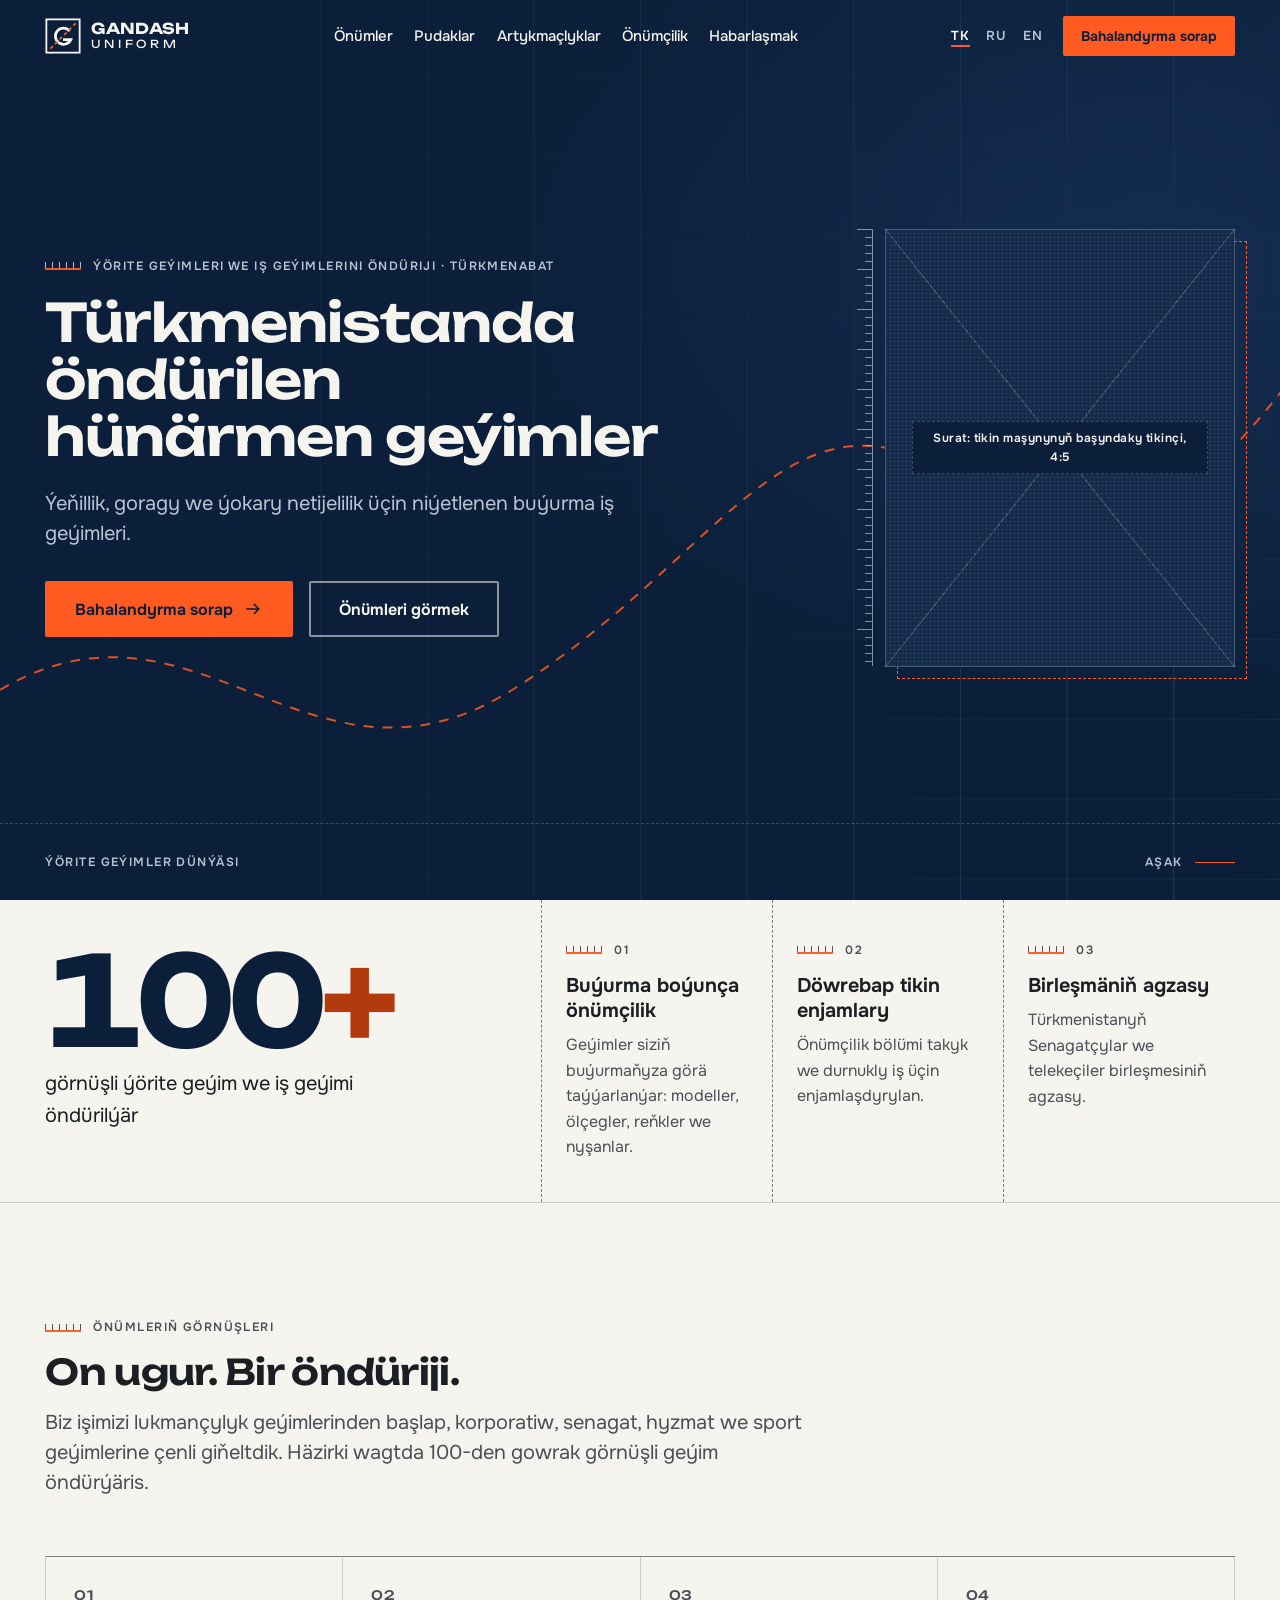
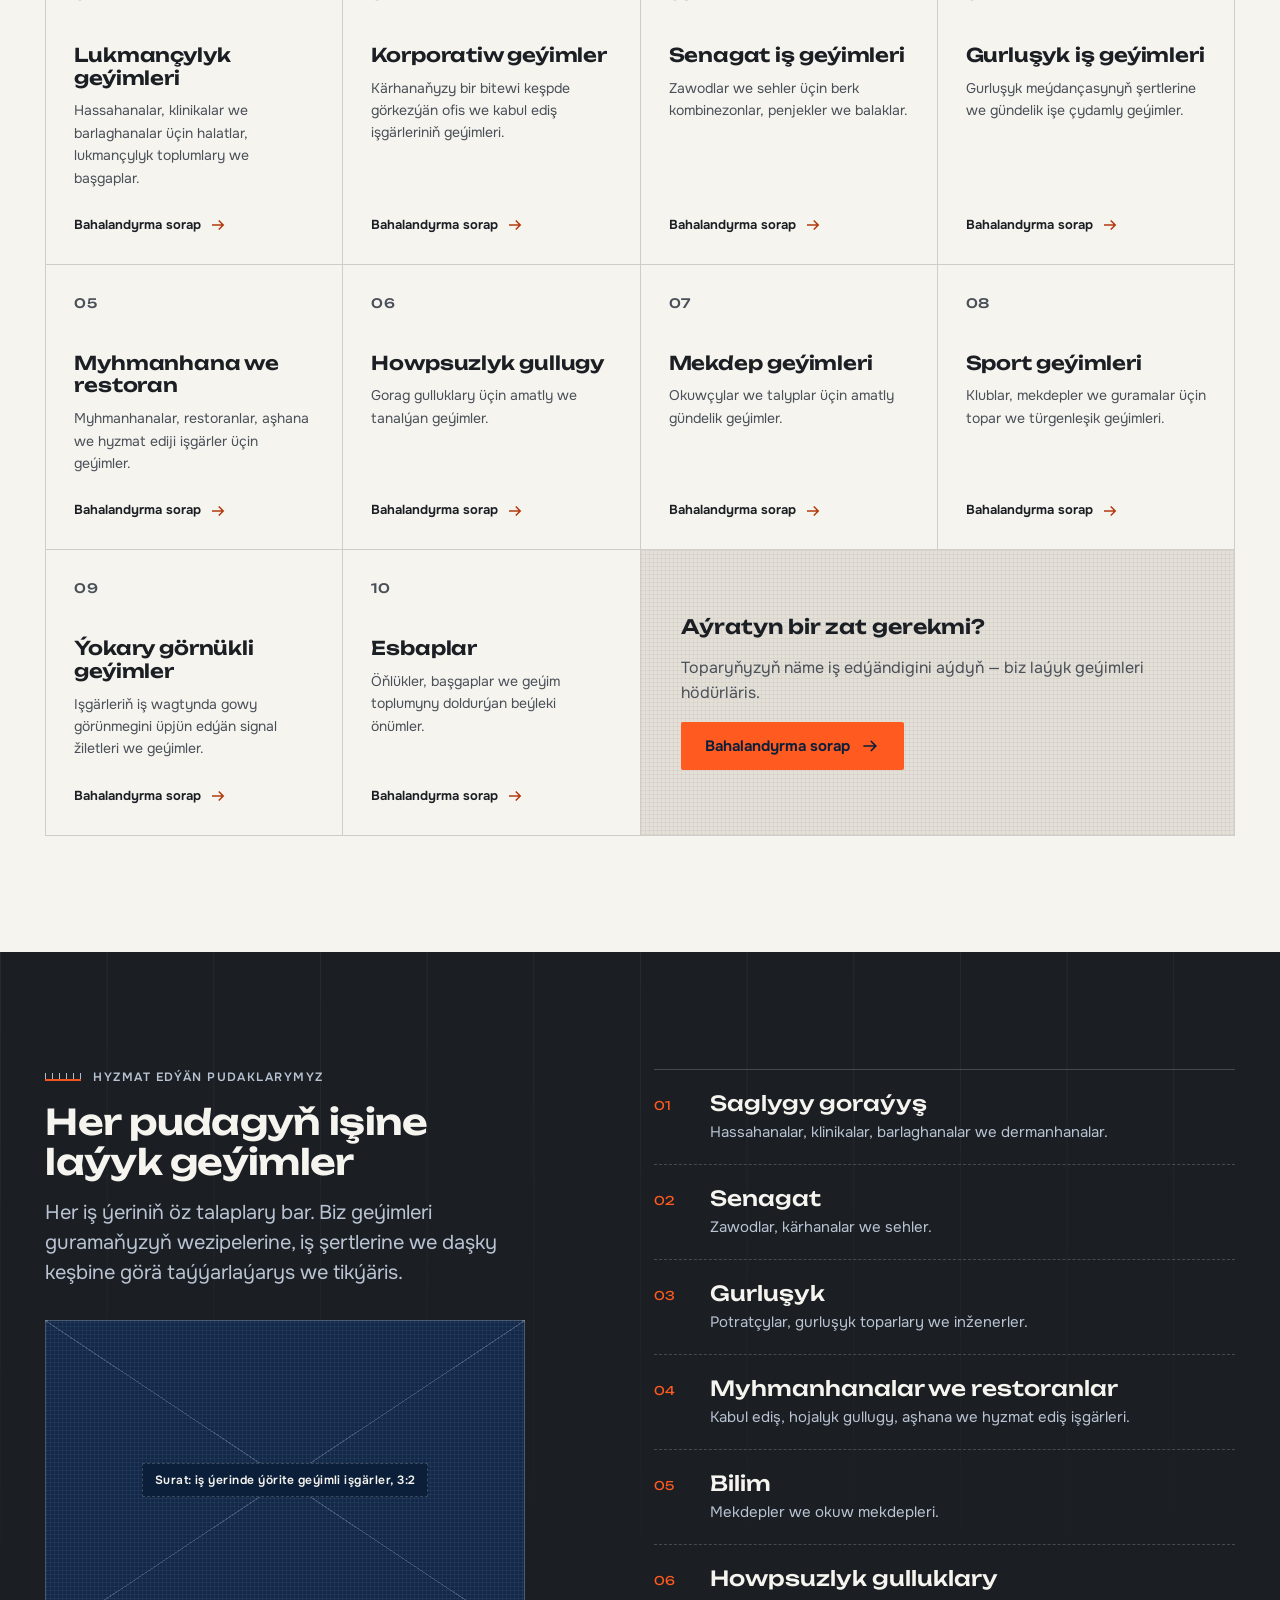
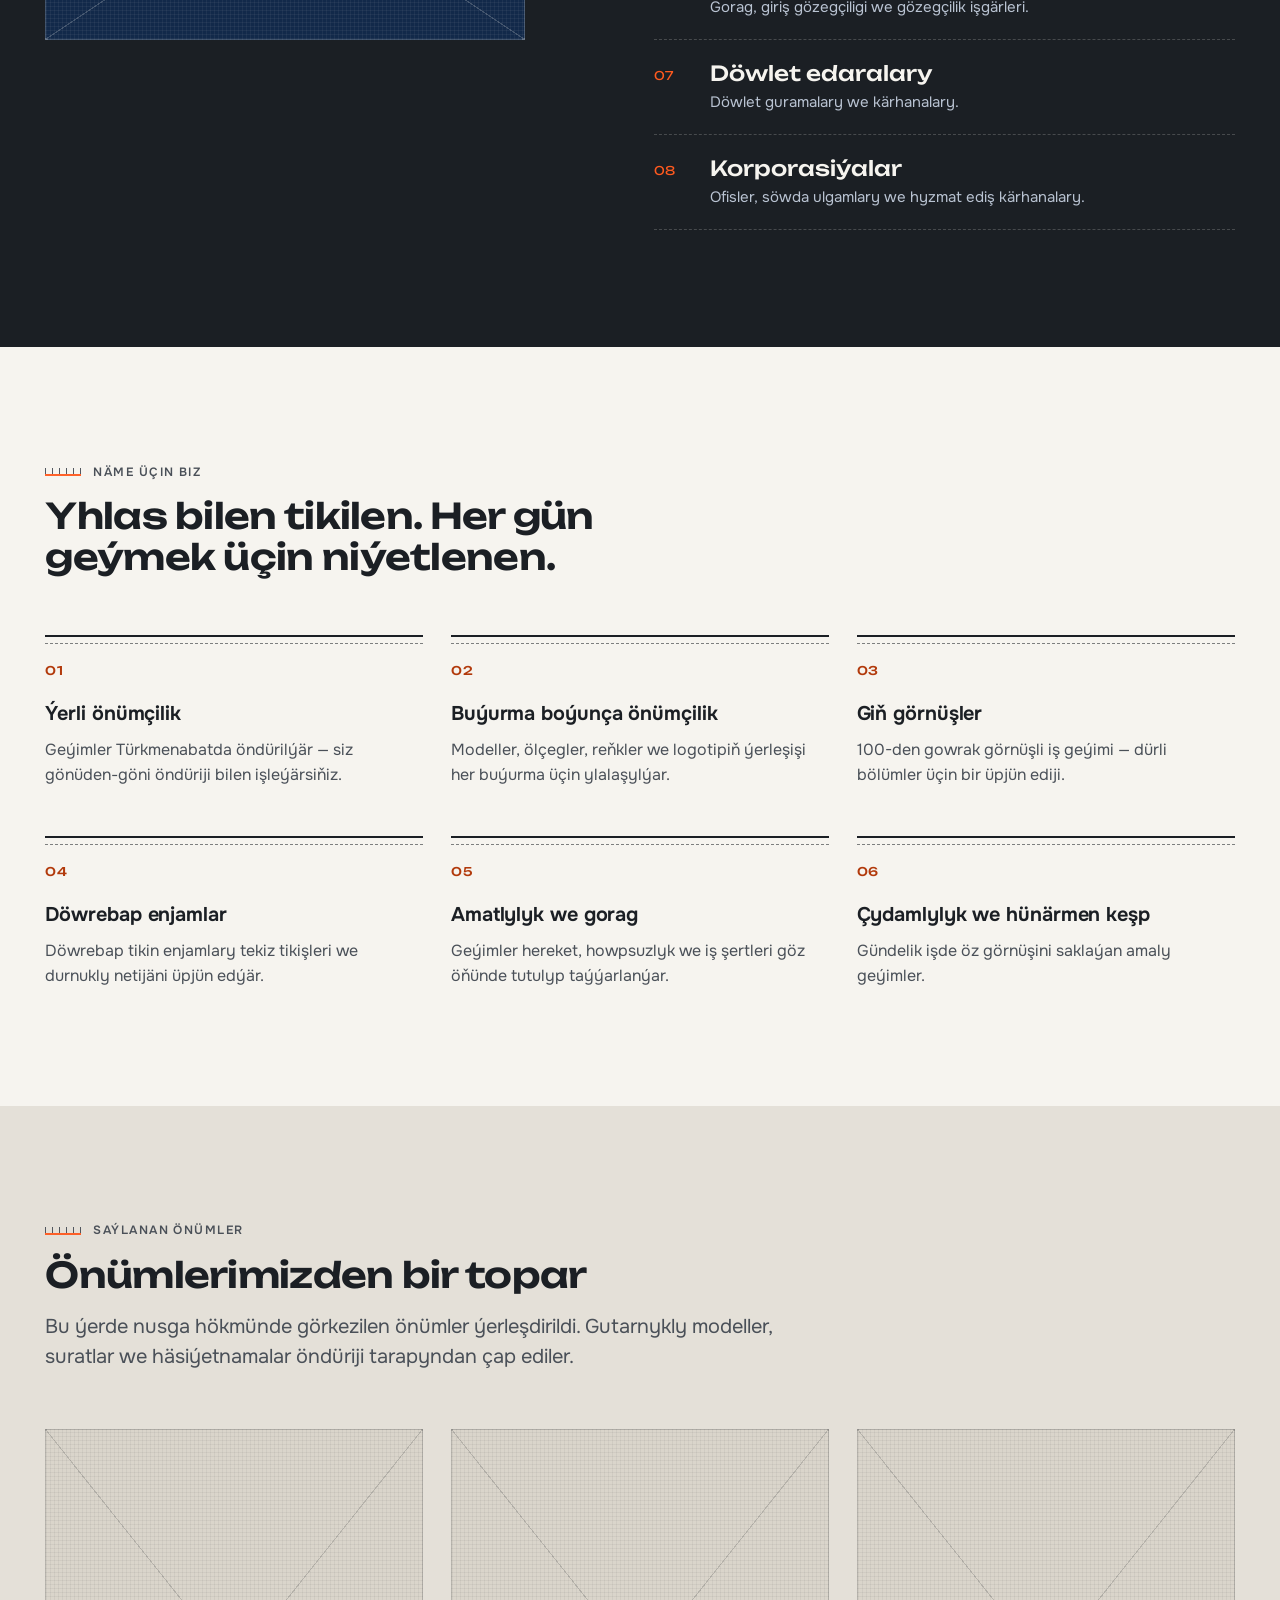
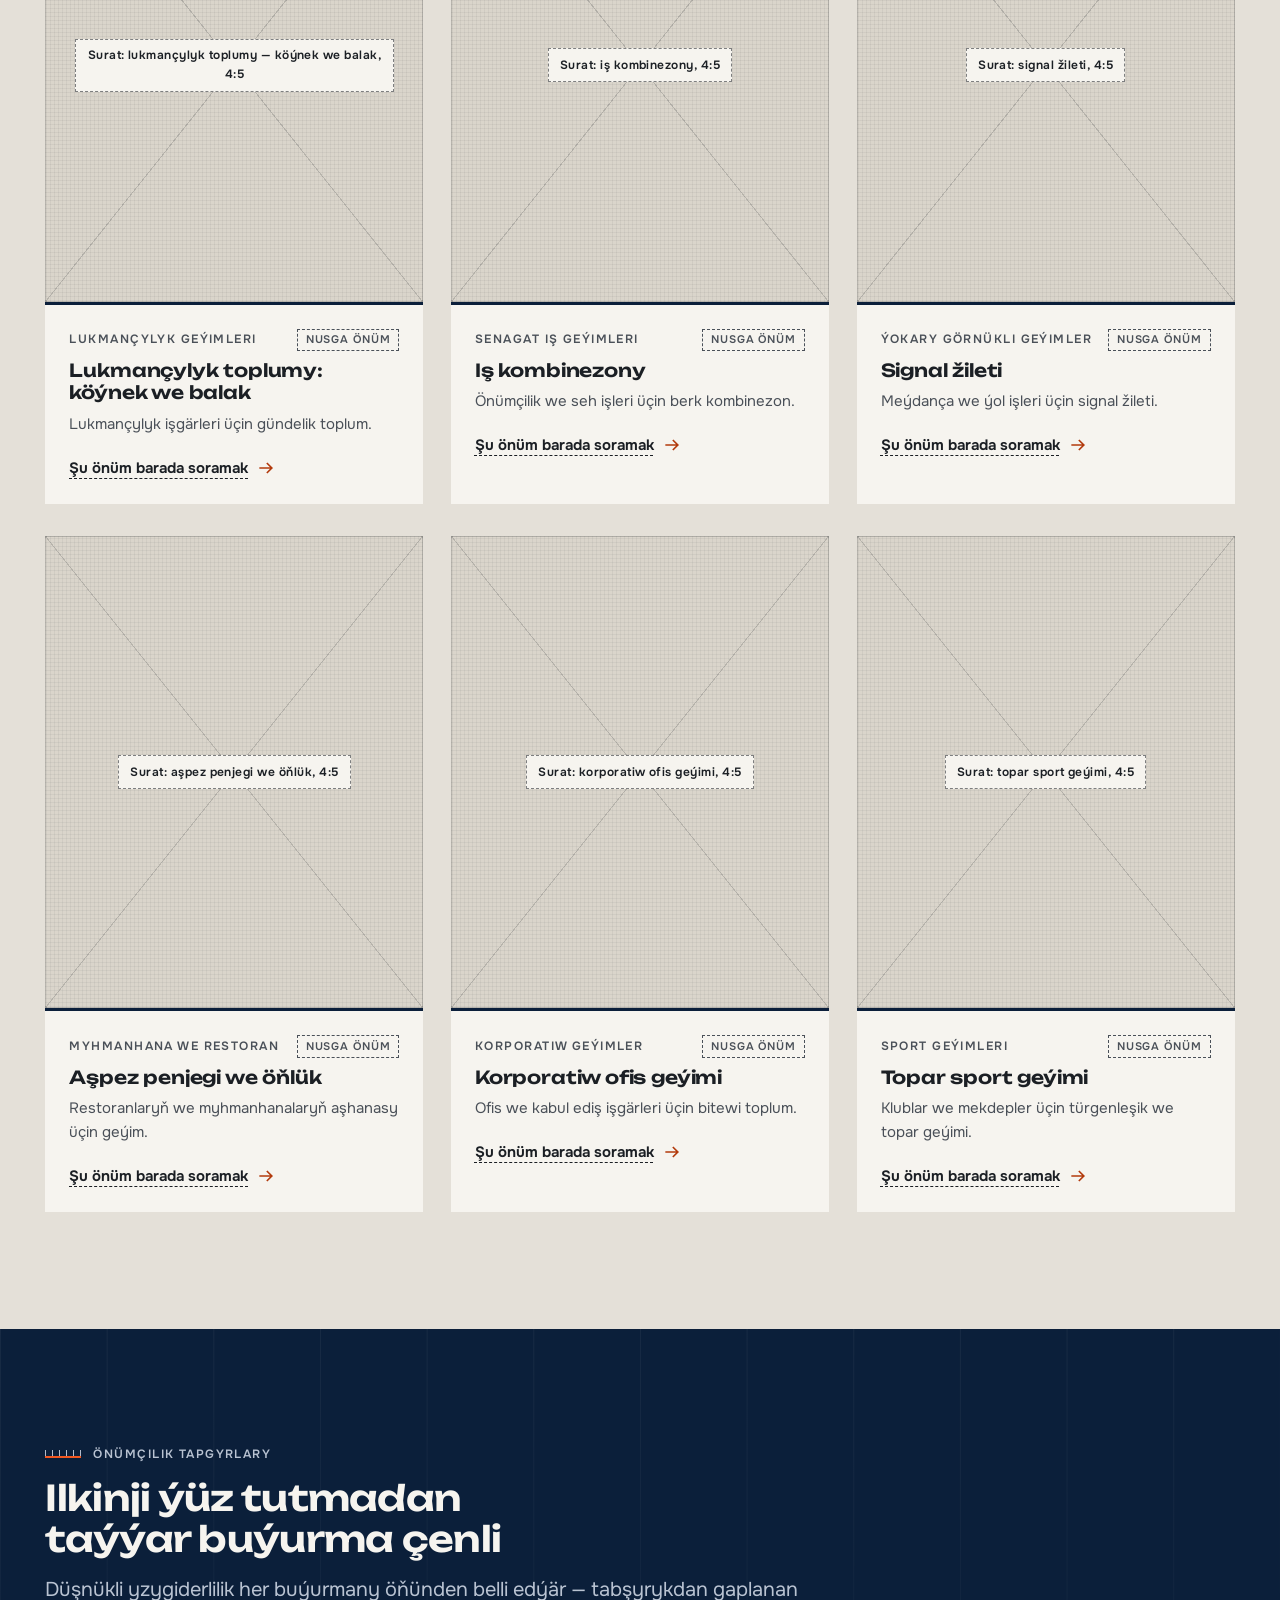
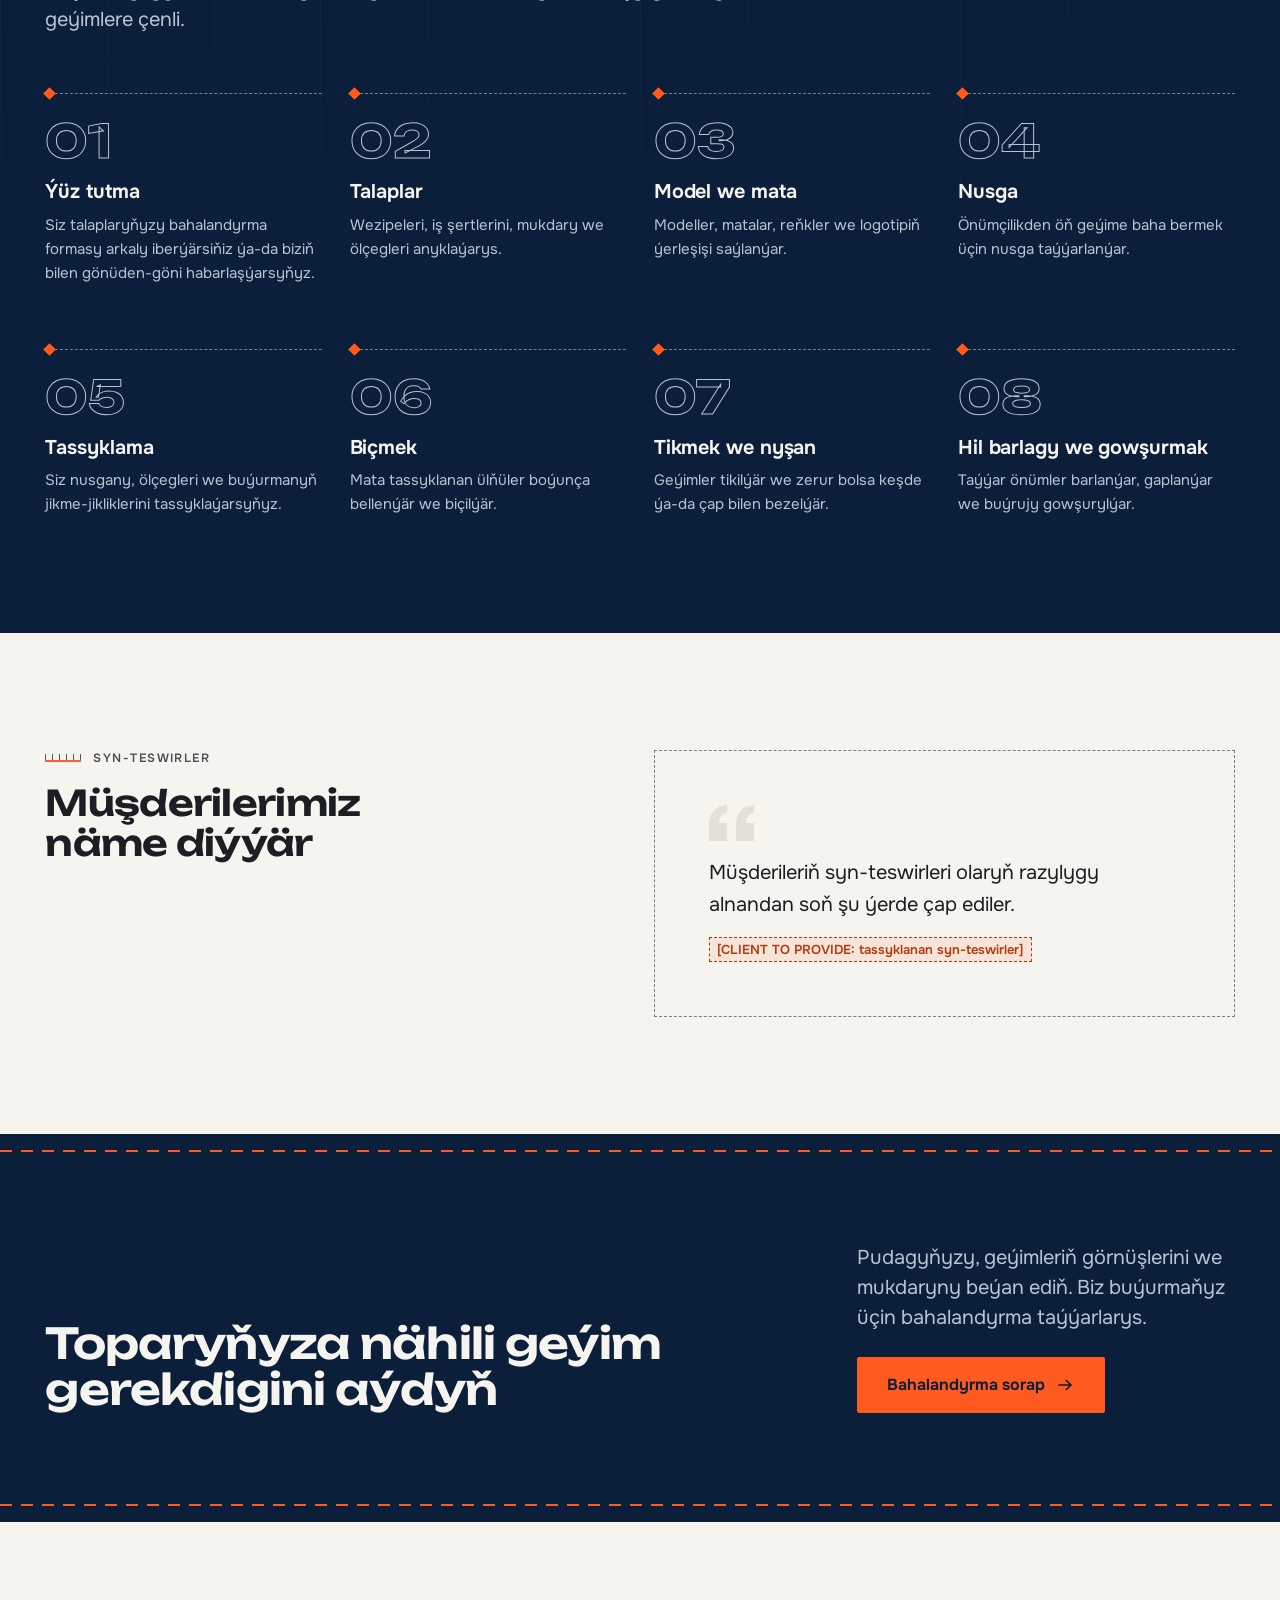
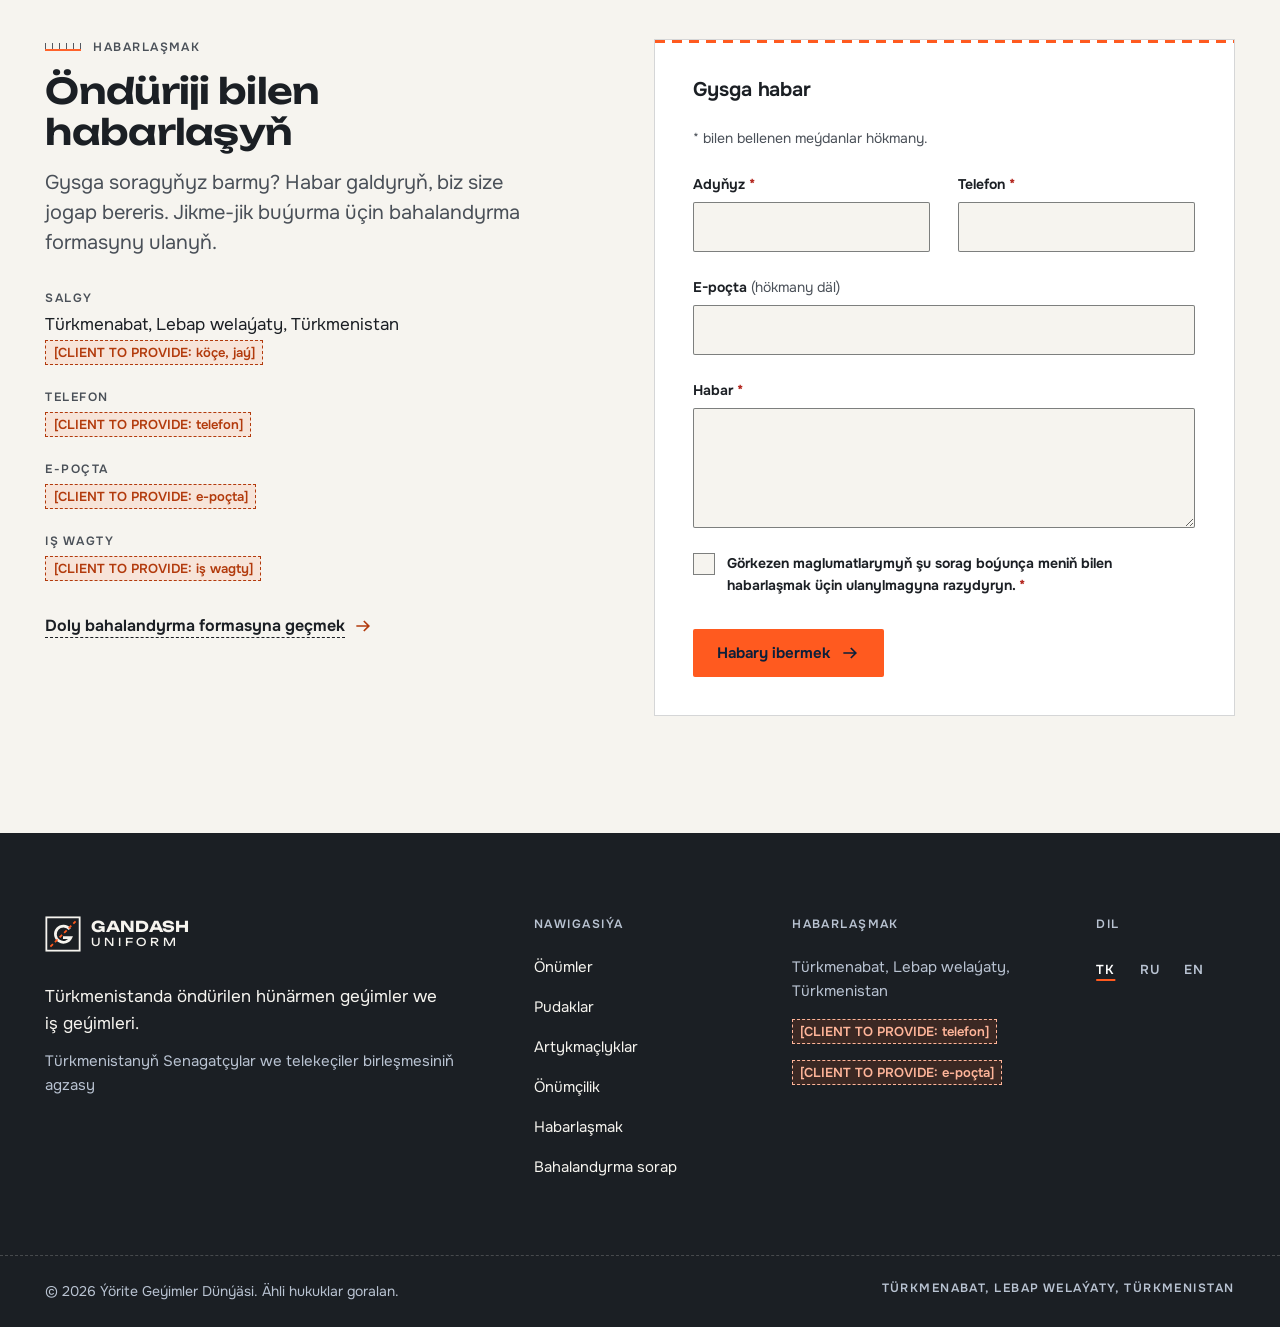
<file: index.html>
<!doctype html>
<html lang="tk" class="no-js">
<head>
  <meta charset="utf-8">
  <meta name="viewport" content="width=device-width, initial-scale=1">
  <title>Gandash Uniform — Türkmenistanda öndürilen hünärmen geýimler we iş geýimleri</title>
  <meta name="description" content="Gandash Uniform (Ýörite Geýimler Dünýäsi) — Türkmenabatda buýurma boýunça ýörite geýimleri we iş geýimlerini öndüriji: lukmançylyk, korporatiw, senagat, gurluşyk, myhmanhana, howpsuzlyk, mekdep we sport geýimleri.">
  <link rel="canonical" href="https://www.example.com/">
  <link rel="alternate" hreflang="tk" href="https://www.example.com/">
  <link rel="alternate" hreflang="ru" href="https://www.example.com/ru/">
  <link rel="alternate" hreflang="en" href="https://www.example.com/en/">
  <link rel="alternate" hreflang="x-default" href="https://www.example.com/">
  <meta property="og:type" content="website">
  <meta property="og:site_name" content="Gandash Uniform">
  <meta property="og:title" content="Gandash Uniform — Türkmenistanda öndürilen hünärmen geýimler we iş geýimleri">
  <meta property="og:description" content="Gandash Uniform (Ýörite Geýimler Dünýäsi) — Türkmenabatda buýurma boýunça ýörite geýimleri we iş geýimlerini öndüriji: lukmançylyk, korporatiw, senagat, gurluşyk, myhmanhana, howpsuzlyk, mekdep we sport geýimleri.">
  <meta property="og:url" content="https://www.example.com/">
  <meta property="og:locale" content="tk_TM">
  <meta property="og:locale:alternate" content="ru_RU">
  <meta property="og:locale:alternate" content="en_US">
  <meta property="og:image" content="https://www.example.com/assets/img/og-default.png">
  <meta property="og:image:width" content="1200">
  <meta property="og:image:height" content="630">
  <meta name="twitter:card" content="summary_large_image">
  <meta name="theme-color" content="#0B1F3A">
  <link rel="icon" href="assets/img/favicon.svg" type="image/svg+xml">
  <link rel="preload" href="assets/fonts/unbounded-latin.woff2" as="font" type="font/woff2" crossorigin>
  <link rel="preload" href="assets/fonts/onest-latin.woff2" as="font" type="font/woff2" crossorigin>
  <link rel="stylesheet" href="css/tokens.css">
  <link rel="stylesheet" href="css/base.css">
  <link rel="stylesheet" href="css/components.css">
  <link rel="stylesheet" href="css/pages.css">
  <script>
    (function (d, w) {
      var h = d.documentElement;
      try { var l = localStorage.getItem('gu-lang'); if (l === 'ru' || l === 'en') { location.replace(l + '/' + location.hash); return; } } catch (e) {}
      h.classList.remove('no-js'); h.classList.add('js');
      var still = w.matchMedia && w.matchMedia('(prefers-reduced-motion: reduce)').matches;
      if (!still && 'IntersectionObserver' in w) {
        h.classList.add('motion');
        /* Fail-safe: if the module script never runs, reveal everything. */
        setTimeout(function () { if (!w.__guReady) h.classList.remove('motion'); }, 3500);
      }
      var q = location.search;
      if (/[?&]dev=1/.test(q) || (/^(localhost|127\.0\.0\.1)$/.test(location.hostname) && !/[?&]dev=0/.test(q))) h.setAttribute('data-dev', '');
    })(document, window);
  </script>
  <script type="module" src="js/main.js"></script>
  <script type="application/ld+json">{"@context":"https://schema.org","@graph":[{"@type":"Organization","@id":"https://www.example.com/#organization","name":"Gandash Uniform","legalName":"Ýörite Geýimler Dünýäsi","alternateName":"Ýörite Geýimler Dünýäsi","url":"https://www.example.com/","logo":"https://www.example.com/assets/img/logo.svg","description":"Türkmenabat şäherinde hünärmen geýimleri we iş geýimlerini öndüriji: lukmançylyk, korporatiw, senagat, gurluşyk, myhmanhana, howpsuzlyk, mekdep, sport, ýokary görnükli geýimler we esbaplar.","memberOf":{"@type":"Organization","name":"Türkmenistanyň Senagatçylar we telekeçiler birleşmesi"},"address":{"@type":"PostalAddress","addressLocality":"Türkmenabat","addressRegion":"Lebap","addressCountry":"TM"}},{"@type":"LocalBusiness","@id":"https://www.example.com/#localbusiness","name":"Gandash Uniform","legalName":"Ýörite Geýimler Dünýäsi","url":"https://www.example.com/","image":"https://www.example.com/assets/img/og-default.png","description":"Türkmenabat şäherinde hünärmen geýimleri we iş geýimlerini öndüriji: lukmançylyk, korporatiw, senagat, gurluşyk, myhmanhana, howpsuzlyk, mekdep, sport, ýokary görnükli geýimler we esbaplar.","address":{"@type":"PostalAddress","addressLocality":"Türkmenabat","addressRegion":"Lebap","addressCountry":"TM"},"areaServed":{"@type":"Country","name":"Turkmenistan"},"knowsLanguage":["tk","ru","en"],"parentOrganization":{"@id":"https://www.example.com/#organization"}},{"@type":"WebPage","@id":"https://www.example.com/#webpage","url":"https://www.example.com/","name":"Gandash Uniform — Türkmenistanda öndürilen hünärmen geýimler we iş geýimleri","description":"Gandash Uniform (Ýörite Geýimler Dünýäsi) — Türkmenabatda buýurma boýunça ýörite geýimleri we iş geýimlerini öndüriji: lukmançylyk, korporatiw, senagat, gurluşyk, myhmanhana, howpsuzlyk, mekdep we sport geýimleri.","inLanguage":"tk","about":{"@id":"https://www.example.com/#organization"}}]}</script>
</head>
<body>
  <a class="skip-link" href="#main">Mazmuna geçmek</a>
  <header class="site-header" data-header>
    <div class="container site-header__inner">
      <a class="logo" href="./" aria-label="Gandash Uniform — baş sahypa" data-placeholder-logo>
        <svg class="logo__mark" viewBox="0 0 40 40" width="36" height="36" aria-hidden="true" focusable="false">
  <rect x="1.5" y="1.5" width="37" height="37" fill="none" stroke="currentColor" stroke-width="2"/>
  <path d="M27.5 14.5a9 9 0 1 0 1.2 9.5H20" fill="none" stroke="currentColor" stroke-width="3"/>
  <path d="M6 34 34 6" fill="none" stroke="#FF5A1F" stroke-width="2" stroke-dasharray="4 3.2"/>
</svg>
        <span class="logo__word" aria-hidden="true">Gandash <span>Uniform</span></span>
      </a>
      <nav class="nav" id="site-nav" aria-label="Esasy nawigasiýa">
        <ul class="nav__list">
          <li><a class="nav__link" href="#categories">Önümler</a></li>
          <li><a class="nav__link" href="#industries">Pudaklar</a></li>
          <li><a class="nav__link" href="#why">Artykmaçlyklar</a></li>
          <li><a class="nav__link" href="#process">Önümçilik</a></li>
          <li><a class="nav__link" href="#contact">Habarlaşmak</a></li>
        </ul>
        <a class="btn btn--primary nav__cta" href="tk/quote/">Bahalandyrma sorap<svg class="icon-arrow" viewBox="0 0 24 24" width="20" height="20" aria-hidden="true" focusable="false"><path d="M4 12h15M13 6l6 6-6 6" fill="none" stroke="currentColor" stroke-width="2"/></svg></a>
      </nav>
      <div class="site-header__actions">
        <nav class="lang lang--header" aria-label="Dil"><ul class="lang__list"><li><a href="./" hreflang="tk" lang="tk" data-lang="tk" aria-current="true" aria-label="TK — Türkmençe">TK</a></li><li><a href="ru/" hreflang="ru" lang="ru" data-lang="ru" aria-label="RU — Русский">RU</a></li><li><a href="en/" hreflang="en" lang="en" data-lang="en" aria-label="EN — English">EN</a></li></ul></nav>
        <a class="btn btn--primary btn--sm site-header__cta" href="tk/quote/">Bahalandyrma sorap</a>
        <button class="menu-toggle" type="button" aria-expanded="false" aria-controls="site-nav" data-menu-toggle data-label-open="Menýu" data-label-close="Menýuny ýapmak">
          <span class="sr-only" data-menu-label>Menýu</span>
          <span class="menu-toggle__bars" aria-hidden="true"><span></span><span></span></span>
        </button>
      </div>
    </div>
  </header>
  <main id="main">

    <section class="hero" id="top">
      <div class="hero__bg" aria-hidden="true">
        <svg class="hero__thread" viewBox="0 0 1600 900" preserveAspectRatio="none" focusable="false">
          <path d="M-20 700C240 560 380 820 640 690S980 380 1180 470s300 60 460-120" fill="none" stroke="#FF5A1F" stroke-width="2" stroke-dasharray="10 9" vector-effect="non-scaling-stroke"/>
        </svg>
      </div>
      <div class="container hero__grid">
        <div class="hero__copy">
          <p class="label label--light label--tick hero__label">Ýörite geýimleri we iş geýimlerini öndüriji · Türkmenabat</p>
          <h1 class="hero__title" data-split><span class="w"><span class="wi">Türkmenistanda</span></span> <span class="w"><span class="wi">öndürilen</span></span> <span class="w"><span class="wi">hünärmen</span></span> <span class="w"><span class="wi">geýimler</span></span></h1>
          <p class="hero__sub">Ýeňillik, goragy we ýokary netijelilik üçin niýetlenen buýurma iş geýimleri.</p>
          <div class="hero__cta">
            <a class="btn btn--primary btn--lg" href="tk/quote/">Bahalandyrma sorap<svg class="icon-arrow" viewBox="0 0 24 24" width="20" height="20" aria-hidden="true" focusable="false"><path d="M4 12h15M13 6l6 6-6 6" fill="none" stroke="currentColor" stroke-width="2"/></svg></a>
            <a class="btn btn--ghost btn--lg" href="#categories">Önümleri görmek</a>
          </div>
        </div>
        <div class="hero__media">
          <div class="hero__ruler" aria-hidden="true"></div>
          <div class="hero__frame" data-parallax="0.08">
            <div class="ph-img ph-img--dark" style="--ratio:4/5" role="img" aria-label="Surat: tikin maşynynyň başyndaky tikinçi, 4:5" data-placeholder><span class="ph-img__label">Surat: tikin maşynynyň başyndaky tikinçi, 4:5</span></div>
          </div>
        </div>
      </div>
      <div class="container hero__foot">
        <p class="label label--light" lang="tk">Ýörite Geýimler Dünýäsi</p>
        <a class="hero__scroll label label--light" href="#stats">Aşak<span class="hero__scroll-line" aria-hidden="true"></span></a>
      </div>
    </section>

    <section class="stats" id="stats" aria-label="Esasy maglumatlar">
      <div class="container stats__grid">
        <div class="stat stat--count" data-reveal>
          <p class="stat__num"><span data-countup="100">100</span><span class="stat__plus">+</span></p>
          <p class="stat__text">görnüşli ýörite geýim we iş geýimi öndürilýär</p>
        </div>
        <div class="stat" data-reveal style="--i:1">
          <p class="label label--tick">01</p>
          <p class="stat__title">Buýurma boýunça önümçilik</p>
          <p class="stat__text">Geýimler siziň buýurmaňyza görä taýýarlanýar: modeller, ölçegler, reňkler we nyşanlar.</p>
        </div>
        <div class="stat" data-reveal style="--i:2">
          <p class="label label--tick">02</p>
          <p class="stat__title">Döwrebap tikin enjamlary</p>
          <p class="stat__text">Önümçilik bölümi takyk we durnukly iş üçin enjamlaşdyrylan.</p>
        </div>
        <div class="stat" data-reveal style="--i:3">
          <p class="label label--tick">03</p>
          <p class="stat__title">Birleşmäniň agzasy</p>
          <p class="stat__text">Türkmenistanyň Senagatçylar we telekeçiler birleşmesiniň agzasy.</p>
        </div>
      </div>
    </section>

    <section class="section" id="categories" aria-labelledby="categories-title">
      <div class="container">
        <header class="section-head" data-reveal>
          <p class="label label--tick">Önümleriň görnüşleri</p>
          <h2 class="h2" id="categories-title">On ugur. Bir öndüriji.</h2>
          <p class="lead">Biz işimizi lukmançylyk geýimlerinden başlap, korporatiw, senagat, hyzmat we sport geýimlerine çenli giňeltdik. Häzirki wagtda 100-den gowrak görnüşli geýim öndürýäris.</p>
        </header>
        <ul class="cat-grid" data-reveal>
          <li>
            <a class="cat-card" href="tk/quote/?type=medical">
              <span class="cat-card__num" aria-hidden="true">01</span>
              <h3 class="cat-card__name">Lukmançylyk geýimleri</h3>
              <p class="cat-card__desc">Hassahanalar, klinikalar we barlaghanalar üçin halatlar, lukmançylyk toplumlary we başgaplar.</p>
              <span class="cat-card__more">Bahalandyrma sorap<svg class="icon-arrow" viewBox="0 0 24 24" width="20" height="20" aria-hidden="true" focusable="false"><path d="M4 12h15M13 6l6 6-6 6" fill="none" stroke="currentColor" stroke-width="2"/></svg></span>
            </a>
          </li>
          <li>
            <a class="cat-card" href="tk/quote/?type=corporate">
              <span class="cat-card__num" aria-hidden="true">02</span>
              <h3 class="cat-card__name">Korporatiw geýimler</h3>
              <p class="cat-card__desc">Kärhanaňyzy bir bitewi keşpde görkezýän ofis we kabul ediş işgärleriniň geýimleri.</p>
              <span class="cat-card__more">Bahalandyrma sorap<svg class="icon-arrow" viewBox="0 0 24 24" width="20" height="20" aria-hidden="true" focusable="false"><path d="M4 12h15M13 6l6 6-6 6" fill="none" stroke="currentColor" stroke-width="2"/></svg></span>
            </a>
          </li>
          <li>
            <a class="cat-card" href="tk/quote/?type=industrial">
              <span class="cat-card__num" aria-hidden="true">03</span>
              <h3 class="cat-card__name">Senagat iş geýimleri</h3>
              <p class="cat-card__desc">Zawodlar we sehler üçin berk kombinezonlar, penjekler we balaklar.</p>
              <span class="cat-card__more">Bahalandyrma sorap<svg class="icon-arrow" viewBox="0 0 24 24" width="20" height="20" aria-hidden="true" focusable="false"><path d="M4 12h15M13 6l6 6-6 6" fill="none" stroke="currentColor" stroke-width="2"/></svg></span>
            </a>
          </li>
          <li>
            <a class="cat-card" href="tk/quote/?type=construction">
              <span class="cat-card__num" aria-hidden="true">04</span>
              <h3 class="cat-card__name">Gurluşyk iş geýimleri</h3>
              <p class="cat-card__desc">Gurluşyk meýdançasynyň şertlerine we gündelik işe çydamly geýimler.</p>
              <span class="cat-card__more">Bahalandyrma sorap<svg class="icon-arrow" viewBox="0 0 24 24" width="20" height="20" aria-hidden="true" focusable="false"><path d="M4 12h15M13 6l6 6-6 6" fill="none" stroke="currentColor" stroke-width="2"/></svg></span>
            </a>
          </li>
          <li>
            <a class="cat-card" href="tk/quote/?type=hospitality">
              <span class="cat-card__num" aria-hidden="true">05</span>
              <h3 class="cat-card__name">Myhmanhana we restoran</h3>
              <p class="cat-card__desc">Myhmanhanalar, restoranlar, aşhana we hyzmat ediji işgärler üçin geýimler.</p>
              <span class="cat-card__more">Bahalandyrma sorap<svg class="icon-arrow" viewBox="0 0 24 24" width="20" height="20" aria-hidden="true" focusable="false"><path d="M4 12h15M13 6l6 6-6 6" fill="none" stroke="currentColor" stroke-width="2"/></svg></span>
            </a>
          </li>
          <li>
            <a class="cat-card" href="tk/quote/?type=security">
              <span class="cat-card__num" aria-hidden="true">06</span>
              <h3 class="cat-card__name">Howpsuzlyk gullugy</h3>
              <p class="cat-card__desc">Gorag gulluklary üçin amatly we tanalýan geýimler.</p>
              <span class="cat-card__more">Bahalandyrma sorap<svg class="icon-arrow" viewBox="0 0 24 24" width="20" height="20" aria-hidden="true" focusable="false"><path d="M4 12h15M13 6l6 6-6 6" fill="none" stroke="currentColor" stroke-width="2"/></svg></span>
            </a>
          </li>
          <li>
            <a class="cat-card" href="tk/quote/?type=school">
              <span class="cat-card__num" aria-hidden="true">07</span>
              <h3 class="cat-card__name">Mekdep geýimleri</h3>
              <p class="cat-card__desc">Okuwçylar we talyplar üçin amatly gündelik geýimler.</p>
              <span class="cat-card__more">Bahalandyrma sorap<svg class="icon-arrow" viewBox="0 0 24 24" width="20" height="20" aria-hidden="true" focusable="false"><path d="M4 12h15M13 6l6 6-6 6" fill="none" stroke="currentColor" stroke-width="2"/></svg></span>
            </a>
          </li>
          <li>
            <a class="cat-card" href="tk/quote/?type=sportswear">
              <span class="cat-card__num" aria-hidden="true">08</span>
              <h3 class="cat-card__name">Sport geýimleri</h3>
              <p class="cat-card__desc">Klublar, mekdepler we guramalar üçin topar we türgenleşik geýimleri.</p>
              <span class="cat-card__more">Bahalandyrma sorap<svg class="icon-arrow" viewBox="0 0 24 24" width="20" height="20" aria-hidden="true" focusable="false"><path d="M4 12h15M13 6l6 6-6 6" fill="none" stroke="currentColor" stroke-width="2"/></svg></span>
            </a>
          </li>
          <li>
            <a class="cat-card" href="tk/quote/?type=hivis">
              <span class="cat-card__num" aria-hidden="true">09</span>
              <h3 class="cat-card__name">Ýokary görnükli geýimler</h3>
              <p class="cat-card__desc">Işgärleriň iş wagtynda gowy görünmegini üpjün edýän signal žiletleri we geýimler.</p>
              <span class="cat-card__more">Bahalandyrma sorap<svg class="icon-arrow" viewBox="0 0 24 24" width="20" height="20" aria-hidden="true" focusable="false"><path d="M4 12h15M13 6l6 6-6 6" fill="none" stroke="currentColor" stroke-width="2"/></svg></span>
            </a>
          </li>
          <li>
            <a class="cat-card" href="tk/quote/?type=accessories">
              <span class="cat-card__num" aria-hidden="true">10</span>
              <h3 class="cat-card__name">Esbaplar</h3>
              <p class="cat-card__desc">Öňlükler, başgaplar we geýim toplumyny doldurýan beýleki önümler.</p>
              <span class="cat-card__more">Bahalandyrma sorap<svg class="icon-arrow" viewBox="0 0 24 24" width="20" height="20" aria-hidden="true" focusable="false"><path d="M4 12h15M13 6l6 6-6 6" fill="none" stroke="currentColor" stroke-width="2"/></svg></span>
            </a>
          </li>
          <li class="cat-grid__tile">
            <div class="cat-tile">
              <h3 class="cat-tile__title">Aýratyn bir zat gerekmi?</h3>
              <p>Toparyňyzyň näme iş edýändigini aýdyň — biz laýyk geýimleri hödürläris.</p>
              <a class="btn btn--primary" href="tk/quote/">Bahalandyrma sorap<svg class="icon-arrow" viewBox="0 0 24 24" width="20" height="20" aria-hidden="true" focusable="false"><path d="M4 12h15M13 6l6 6-6 6" fill="none" stroke="currentColor" stroke-width="2"/></svg></a>
            </div>
          </li>
        </ul>
      </div>
    </section>

    <section class="section section--charcoal" id="industries" aria-labelledby="industries-title">
      <div class="container industries">
        <div class="industries__intro">
          <header class="section-head" data-reveal>
          <p class="label label--light label--tick">Hyzmat edýän pudaklarymyz</p>
          <h2 class="h2" id="industries-title">Her pudagyň işine laýyk geýimler</h2>
          <p class="lead">Her iş ýeriniň öz talaplary bar. Biz geýimleri guramaňyzyň wezipelerine, iş şertlerine we daşky keşbine görä taýýarlaýarys we tikýäris.</p>
        </header>
          <div class="industries__media" data-reveal>
            <div class="ph-img ph-img--dark" style="--ratio:3/2" role="img" aria-label="Surat: iş ýerinde ýörite geýimli işgärler, 3:2" data-placeholder><span class="ph-img__label">Surat: iş ýerinde ýörite geýimli işgärler, 3:2</span></div>
          </div>
        </div>
        <ul class="ind-list" data-reveal>
          <li class="ind-list__item">
            <span class="ind-list__num" aria-hidden="true">01</span>
            <h3 class="ind-list__name">Saglygy goraýyş</h3>
            <p class="ind-list__desc">Hassahanalar, klinikalar, barlaghanalar we dermanhanalar.</p>
          </li>
          <li class="ind-list__item">
            <span class="ind-list__num" aria-hidden="true">02</span>
            <h3 class="ind-list__name">Senagat</h3>
            <p class="ind-list__desc">Zawodlar, kärhanalar we sehler.</p>
          </li>
          <li class="ind-list__item">
            <span class="ind-list__num" aria-hidden="true">03</span>
            <h3 class="ind-list__name">Gurluşyk</h3>
            <p class="ind-list__desc">Potratçylar, gurluşyk toparlary we inženerler.</p>
          </li>
          <li class="ind-list__item">
            <span class="ind-list__num" aria-hidden="true">04</span>
            <h3 class="ind-list__name">Myhmanhanalar we restoranlar</h3>
            <p class="ind-list__desc">Kabul ediş, hojalyk gullugy, aşhana we hyzmat ediş işgärleri.</p>
          </li>
          <li class="ind-list__item">
            <span class="ind-list__num" aria-hidden="true">05</span>
            <h3 class="ind-list__name">Bilim</h3>
            <p class="ind-list__desc">Mekdepler we okuw mekdepleri.</p>
          </li>
          <li class="ind-list__item">
            <span class="ind-list__num" aria-hidden="true">06</span>
            <h3 class="ind-list__name">Howpsuzlyk gulluklary</h3>
            <p class="ind-list__desc">Gorag, giriş gözegçiligi we gözegçilik işgärleri.</p>
          </li>
          <li class="ind-list__item">
            <span class="ind-list__num" aria-hidden="true">07</span>
            <h3 class="ind-list__name">Döwlet edaralary</h3>
            <p class="ind-list__desc">Döwlet guramalary we kärhanalary.</p>
          </li>
          <li class="ind-list__item">
            <span class="ind-list__num" aria-hidden="true">08</span>
            <h3 class="ind-list__name">Korporasiýalar</h3>
            <p class="ind-list__desc">Ofisler, söwda ulgamlary we hyzmat ediş kärhanalary.</p>
          </li>
        </ul>
      </div>
    </section>

    <section class="section" id="why" aria-labelledby="why-title">
      <div class="container">
        <header class="section-head" data-reveal>
          <p class="label label--tick">Näme üçin biz</p>
          <h2 class="h2" id="why-title">Yhlas bilen tikilen. Her gün geýmek üçin niýetlenen.</h2>
          
        </header>
        <ul class="why-grid" data-reveal>
          <li class="why-card">
            <p class="why-card__num" aria-hidden="true">01</p>
            <h3 class="h3">Ýerli önümçilik</h3>
            <p>Geýimler Türkmenabatda öndürilýär — siz gönüden-göni öndüriji bilen işleýärsiňiz.</p>
          </li>
          <li class="why-card">
            <p class="why-card__num" aria-hidden="true">02</p>
            <h3 class="h3">Buýurma boýunça önümçilik</h3>
            <p>Modeller, ölçegler, reňkler we logotipiň ýerleşişi her buýurma üçin ylalaşylýar.</p>
          </li>
          <li class="why-card">
            <p class="why-card__num" aria-hidden="true">03</p>
            <h3 class="h3">Giň görnüşler</h3>
            <p>100-den gowrak görnüşli iş geýimi — dürli bölümler üçin bir üpjün ediji.</p>
          </li>
          <li class="why-card">
            <p class="why-card__num" aria-hidden="true">04</p>
            <h3 class="h3">Döwrebap enjamlar</h3>
            <p>Döwrebap tikin enjamlary tekiz tikişleri we durnukly netijäni üpjün edýär.</p>
          </li>
          <li class="why-card">
            <p class="why-card__num" aria-hidden="true">05</p>
            <h3 class="h3">Amatlylyk we gorag</h3>
            <p>Geýimler hereket, howpsuzlyk we iş şertleri göz öňünde tutulyp taýýarlanýar.</p>
          </li>
          <li class="why-card">
            <p class="why-card__num" aria-hidden="true">06</p>
            <h3 class="h3">Çydamlylyk we hünärmen keşp</h3>
            <p>Gündelik işde öz görnüşini saklaýan amaly geýimler.</p>
          </li>
        </ul>
      </div>
    </section>

    <section class="section section--sand" id="featured" aria-labelledby="featured-title">
      <div class="container">
        <header class="section-head" data-reveal>
          <p class="label label--tick">Saýlanan önümler</p>
          <h2 class="h2" id="featured-title">Önümlerimizden bir topar</h2>
          <p class="lead">Bu ýerde nusga hökmünde görkezilen önümler ýerleşdirildi. Gutarnykly modeller, suratlar we häsiýetnamalar öndüriji tarapyndan çap ediler.</p>
        </header>
        <ul class="prod-grid" data-products="featured" data-quote-url="tk/quote/" data-reveal>
<li class="prod-card">
  <article class="prod-card__inner">
    <div class="prod-card__media"><div class="ph-img" style="--ratio:4/5" role="img" aria-label="Surat: lukmançylyk toplumy — köýnek we balak, 4:5" data-placeholder><span class="ph-img__label">Surat: lukmançylyk toplumy — köýnek we balak, 4:5</span></div></div>
    <div class="prod-card__body">
      <p class="label prod-card__meta"><span>Lukmançylyk geýimleri</span><span class="tag" data-placeholder>Nusga önüm</span></p>
      <h3 class="prod-card__name">Lukmançylyk toplumy: köýnek we balak</h3>
      <p class="prod-card__sum">Lukmançylyk işgärleri üçin gündelik toplum.</p>
      <a class="link-arrow prod-card__link" href="tk/quote/?type=medical">Şu önüm barada soramak<svg class="icon-arrow" viewBox="0 0 24 24" width="20" height="20" aria-hidden="true" focusable="false"><path d="M4 12h15M13 6l6 6-6 6" fill="none" stroke="currentColor" stroke-width="2"/></svg></a>
    </div>
  </article>
</li>
<li class="prod-card">
  <article class="prod-card__inner">
    <div class="prod-card__media"><div class="ph-img" style="--ratio:4/5" role="img" aria-label="Surat: iş kombinezony, 4:5" data-placeholder><span class="ph-img__label">Surat: iş kombinezony, 4:5</span></div></div>
    <div class="prod-card__body">
      <p class="label prod-card__meta"><span>Senagat iş geýimleri</span><span class="tag" data-placeholder>Nusga önüm</span></p>
      <h3 class="prod-card__name">Iş kombinezony</h3>
      <p class="prod-card__sum">Önümçilik we seh işleri üçin berk kombinezon.</p>
      <a class="link-arrow prod-card__link" href="tk/quote/?type=industrial">Şu önüm barada soramak<svg class="icon-arrow" viewBox="0 0 24 24" width="20" height="20" aria-hidden="true" focusable="false"><path d="M4 12h15M13 6l6 6-6 6" fill="none" stroke="currentColor" stroke-width="2"/></svg></a>
    </div>
  </article>
</li>
<li class="prod-card">
  <article class="prod-card__inner">
    <div class="prod-card__media"><div class="ph-img" style="--ratio:4/5" role="img" aria-label="Surat: signal žileti, 4:5" data-placeholder><span class="ph-img__label">Surat: signal žileti, 4:5</span></div></div>
    <div class="prod-card__body">
      <p class="label prod-card__meta"><span>Ýokary görnükli geýimler</span><span class="tag" data-placeholder>Nusga önüm</span></p>
      <h3 class="prod-card__name">Signal žileti</h3>
      <p class="prod-card__sum">Meýdança we ýol işleri üçin signal žileti.</p>
      <a class="link-arrow prod-card__link" href="tk/quote/?type=hivis">Şu önüm barada soramak<svg class="icon-arrow" viewBox="0 0 24 24" width="20" height="20" aria-hidden="true" focusable="false"><path d="M4 12h15M13 6l6 6-6 6" fill="none" stroke="currentColor" stroke-width="2"/></svg></a>
    </div>
  </article>
</li>
<li class="prod-card">
  <article class="prod-card__inner">
    <div class="prod-card__media"><div class="ph-img" style="--ratio:4/5" role="img" aria-label="Surat: aşpez penjegi we öňlük, 4:5" data-placeholder><span class="ph-img__label">Surat: aşpez penjegi we öňlük, 4:5</span></div></div>
    <div class="prod-card__body">
      <p class="label prod-card__meta"><span>Myhmanhana we restoran</span><span class="tag" data-placeholder>Nusga önüm</span></p>
      <h3 class="prod-card__name">Aşpez penjegi we öňlük</h3>
      <p class="prod-card__sum">Restoranlaryň we myhmanhanalaryň aşhanasy üçin geýim.</p>
      <a class="link-arrow prod-card__link" href="tk/quote/?type=hospitality">Şu önüm barada soramak<svg class="icon-arrow" viewBox="0 0 24 24" width="20" height="20" aria-hidden="true" focusable="false"><path d="M4 12h15M13 6l6 6-6 6" fill="none" stroke="currentColor" stroke-width="2"/></svg></a>
    </div>
  </article>
</li>
<li class="prod-card">
  <article class="prod-card__inner">
    <div class="prod-card__media"><div class="ph-img" style="--ratio:4/5" role="img" aria-label="Surat: korporatiw ofis geýimi, 4:5" data-placeholder><span class="ph-img__label">Surat: korporatiw ofis geýimi, 4:5</span></div></div>
    <div class="prod-card__body">
      <p class="label prod-card__meta"><span>Korporatiw geýimler</span><span class="tag" data-placeholder>Nusga önüm</span></p>
      <h3 class="prod-card__name">Korporatiw ofis geýimi</h3>
      <p class="prod-card__sum">Ofis we kabul ediş işgärleri üçin bitewi toplum.</p>
      <a class="link-arrow prod-card__link" href="tk/quote/?type=corporate">Şu önüm barada soramak<svg class="icon-arrow" viewBox="0 0 24 24" width="20" height="20" aria-hidden="true" focusable="false"><path d="M4 12h15M13 6l6 6-6 6" fill="none" stroke="currentColor" stroke-width="2"/></svg></a>
    </div>
  </article>
</li>
<li class="prod-card">
  <article class="prod-card__inner">
    <div class="prod-card__media"><div class="ph-img" style="--ratio:4/5" role="img" aria-label="Surat: topar sport geýimi, 4:5" data-placeholder><span class="ph-img__label">Surat: topar sport geýimi, 4:5</span></div></div>
    <div class="prod-card__body">
      <p class="label prod-card__meta"><span>Sport geýimleri</span><span class="tag" data-placeholder>Nusga önüm</span></p>
      <h3 class="prod-card__name">Topar sport geýimi</h3>
      <p class="prod-card__sum">Klublar we mekdepler üçin türgenleşik we topar geýimi.</p>
      <a class="link-arrow prod-card__link" href="tk/quote/?type=sportswear">Şu önüm barada soramak<svg class="icon-arrow" viewBox="0 0 24 24" width="20" height="20" aria-hidden="true" focusable="false"><path d="M4 12h15M13 6l6 6-6 6" fill="none" stroke="currentColor" stroke-width="2"/></svg></a>
    </div>
  </article>
</li>
        </ul>
      </div>
    </section>

    <section class="section section--navy" id="process" aria-labelledby="process-title">
      <div class="container">
        <header class="section-head" data-reveal>
          <p class="label label--light label--tick">Önümçilik tapgyrlary</p>
          <h2 class="h2" id="process-title">Ilkinji ýüz tutmadan taýýar buýurma çenli</h2>
          <p class="lead">Düşnükli yzygiderlilik her buýurmany öňünden belli edýär — tabşyrykdan gaplanan geýimlere çenli.</p>
        </header>
        <ol class="steps" data-reveal>
          <li class="step">
            <p class="step__num" aria-hidden="true">01</p>
            <h3 class="h3">Ýüz tutma</h3>
            <p>Siz talaplaryňyzy bahalandyrma formasy arkaly iberýärsiňiz ýa-da biziň bilen gönüden-göni habarlaşýarsyňyz.</p>
          </li>
          <li class="step">
            <p class="step__num" aria-hidden="true">02</p>
            <h3 class="h3">Talaplar</h3>
            <p>Wezipeleri, iş şertlerini, mukdary we ölçegleri anyklaýarys.</p>
          </li>
          <li class="step">
            <p class="step__num" aria-hidden="true">03</p>
            <h3 class="h3">Model we mata</h3>
            <p>Modeller, matalar, reňkler we logotipiň ýerleşişi saýlanýar.</p>
          </li>
          <li class="step">
            <p class="step__num" aria-hidden="true">04</p>
            <h3 class="h3">Nusga</h3>
            <p>Önümçilikden öň geýime baha bermek üçin nusga taýýarlanýar.</p>
          </li>
          <li class="step">
            <p class="step__num" aria-hidden="true">05</p>
            <h3 class="h3">Tassyklama</h3>
            <p>Siz nusgany, ölçegleri we buýurmanyň jikme-jikliklerini tassyklaýarsyňyz.</p>
          </li>
          <li class="step">
            <p class="step__num" aria-hidden="true">06</p>
            <h3 class="h3">Biçmek</h3>
            <p>Mata tassyklanan ülňüler boýunça bellenýär we biçilýär.</p>
          </li>
          <li class="step">
            <p class="step__num" aria-hidden="true">07</p>
            <h3 class="h3">Tikmek we nyşan</h3>
            <p>Geýimler tikilýär we zerur bolsa keşde ýa-da çap bilen bezelýär.</p>
          </li>
          <li class="step">
            <p class="step__num" aria-hidden="true">08</p>
            <h3 class="h3">Hil barlagy we gowşurmak</h3>
            <p>Taýýar önümler barlanýar, gaplanýar we buýrujy gowşurylýar.</p>
          </li>
        </ol>
      </div>
    </section>

    <section class="section" id="testimonials" aria-labelledby="testimonials-title">
      <div class="container testimonials">
        <header class="section-head" data-reveal>
          <p class="label label--tick">Syn-teswirler</p>
          <h2 class="h2" id="testimonials-title">Müşderilerimiz näme diýýär</h2>
          
        </header>
        <div class="testimonial-ph" data-reveal data-placeholder>
          <svg viewBox="0 0 48 36" width="48" height="36" aria-hidden="true" focusable="false"><path d="M0 36V20C0 8 6 1 18 0v8c-6 1-8 5-8 10h8v18Zm27 0V20C27 8 33 1 45 0v8c-6 1-8 5-8 10h8v18Z" fill="currentColor"/></svg>
          <p class="testimonial-ph__text">Müşderileriň syn-teswirleri olaryň razylygy alnandan soň şu ýerde çap ediler.</p>
          <p class="ph-tag">[CLIENT TO PROVIDE: tassyklanan syn-teswirler]</p>
        </div>
      </div>
    </section>

    <section class="cta-band" aria-labelledby="cta-title">
      <div class="container cta-band__inner" data-reveal>
        <h2 class="cta-band__title" id="cta-title">Toparyňyza nähili geýim gerekdigini aýdyň</h2>
        <div class="cta-band__side">
          <p class="lead">Pudagyňyzy, geýimleriň görnüşlerini we mukdaryny beýan ediň. Biz buýurmaňyz üçin bahalandyrma taýýarlarys.</p>
          <a class="btn btn--primary btn--lg" href="tk/quote/">Bahalandyrma sorap<svg class="icon-arrow" viewBox="0 0 24 24" width="20" height="20" aria-hidden="true" focusable="false"><path d="M4 12h15M13 6l6 6-6 6" fill="none" stroke="currentColor" stroke-width="2"/></svg></a>
        </div>
      </div>
    </section>

    <section class="section" id="contact" aria-labelledby="contact-title">
      <div class="container contact">
        <div class="contact__info">
          <header class="section-head" data-reveal>
          <p class="label label--tick">Habarlaşmak</p>
          <h2 class="h2" id="contact-title">Öndüriji bilen habarlaşyň</h2>
          <p class="lead">Gysga soragyňyz barmy? Habar galdyryň, biz size jogap bereris. Jikme-jik buýurma üçin bahalandyrma formasyny ulanyň.</p>
        </header>
          <dl class="contact-list ">
          <div><dt class="label">Salgy</dt><dd>Türkmenabat, Lebap welaýaty, Türkmenistan<br><span class="ph-tag" data-placeholder>[CLIENT TO PROVIDE: köçe, jaý]</span></dd></div>
          <div><dt class="label">Telefon</dt><dd><span class="ph-tag" data-placeholder>[CLIENT TO PROVIDE: telefon]</span></dd></div>
          <div><dt class="label">E-poçta</dt><dd><span class="ph-tag" data-placeholder>[CLIENT TO PROVIDE: e-poçta]</span></dd></div>
          <div><dt class="label">Iş wagty</dt><dd><span class="ph-tag" data-placeholder>[CLIENT TO PROVIDE: iş wagty]</span></dd></div>
        </dl>
          <a class="link-arrow" href="tk/quote/">Doly bahalandyrma formasyna geçmek<svg class="icon-arrow" viewBox="0 0 24 24" width="20" height="20" aria-hidden="true" focusable="false"><path d="M4 12h15M13 6l6 6-6 6" fill="none" stroke="currentColor" stroke-width="2"/></svg></a>
        </div>
        <div class="contact__form panel" data-reveal>
          <h3 class="h3 panel__title">Gysga habar</h3>
          <div class="form-wrap" data-form-wrap>
        <form class="form" data-form="contact" method="post" action="#">
          <p class="form__note">* bilen bellenen meýdanlar hökmany.</p>
          <p class="form__alert" data-form-alert role="alert" tabindex="-1" hidden></p>
          <div class="form__grid">
          <div class="field" data-field>
            <label for="c-name">Adyňyz <span class="req" aria-hidden="true">*</span></label>
            <input id="c-name" name="name" required aria-describedby="c-name-err" type="text" autocomplete="name">
            
            <p class="field__error" id="c-name-err" data-error hidden></p>
          </div>
          <div class="field" data-field>
            <label for="c-phone">Telefon <span class="req" aria-hidden="true">*</span></label>
            <input id="c-phone" name="phone" required aria-describedby="c-phone-err" type="tel" autocomplete="tel" inputmode="tel">
            
            <p class="field__error" id="c-phone-err" data-error hidden></p>
          </div>
          <div class="field field--wide" data-field>
            <label for="c-email">E-poçta <span class="opt">(hökmany däl)</span></label>
            <input id="c-email" name="email" aria-describedby="c-email-err" type="email" autocomplete="email">
            
            <p class="field__error" id="c-email-err" data-error hidden></p>
          </div>
          <div class="field field--wide" data-field>
            <label for="c-message">Habar <span class="req" aria-hidden="true">*</span></label>
            <textarea id="c-message" name="message" required aria-describedby="c-message-err" rows="4" maxlength="2000"></textarea>
            
            <p class="field__error" id="c-message-err" data-error hidden></p>
          </div>
          <div class="field field--wide field--check" data-field>
            <label class="check" for="c-consent">
              <input id="c-consent" name="consent" type="checkbox" value="yes" required aria-describedby="c-consent-err">
              <span class="check__box" aria-hidden="true"></span>
              <span>Görkezen maglumatlarymyň şu sorag boýunça meniň bilen habarlaşmak üçin ulanylmagyna razydyryn. <span class="req" aria-hidden="true">*</span></span>
            </label>
            <p class="field__error" id="c-consent-err" data-error hidden></p>
          </div>
          </div>
          <div class="hp" aria-hidden="true">
            <label for="contact-website">Website</label>
            <input id="contact-website" name="website" type="text" tabindex="-1" autocomplete="off">
          </div>
          <noscript><p class="form__alert">Formany ibermek üçin JavaScript gerek. Ony işjeňleşdiriň ýa-da biziň bilen gönüden-göni habarlaşyň.</p></noscript>
          <div class="form__actions">
            <button class="btn btn--primary" type="submit" data-submit><span data-submit-label>Habary ibermek</span><svg class="icon-arrow" viewBox="0 0 24 24" width="20" height="20" aria-hidden="true" focusable="false"><path d="M4 12h15M13 6l6 6-6 6" fill="none" stroke="currentColor" stroke-width="2"/></svg></button>
          </div>
        </form>
        <div class="form-success" data-form-success tabindex="-1" hidden>
          <svg class="form-success__icon" viewBox="0 0 48 48" width="48" height="48" aria-hidden="true" focusable="false"><circle cx="24" cy="24" r="22" fill="none" stroke="currentColor" stroke-width="2" stroke-dasharray="5 4"/><path d="m14 25 7 7 13-15" fill="none" stroke="#FF5A1F" stroke-width="3.5"/></svg>
          <h3 class="h3" data-success-title>Sag boluň — habaryňyz iberildi</h3>
          <p data-success-text>Biz görkezen maglumatlaryňyz boýunça siziň bilen habarlaşarys.</p>
          <button class="btn btn--outline" type="button" data-form-reset>Ýene bir sorag ibermek</button>
        </div>
      </div>
        </div>
      </div>
    </section>

  </main>

  <footer class="site-footer">
    <div class="container site-footer__grid">
      <div class="site-footer__brand">
        <a class="logo" href="./" aria-label="Gandash Uniform — baş sahypa">
          <svg class="logo__mark" viewBox="0 0 40 40" width="36" height="36" aria-hidden="true" focusable="false">
  <rect x="1.5" y="1.5" width="37" height="37" fill="none" stroke="currentColor" stroke-width="2"/>
  <path d="M27.5 14.5a9 9 0 1 0 1.2 9.5H20" fill="none" stroke="currentColor" stroke-width="3"/>
  <path d="M6 34 34 6" fill="none" stroke="#FF5A1F" stroke-width="2" stroke-dasharray="4 3.2"/>
</svg>
          <span class="logo__word" aria-hidden="true">Gandash <span>Uniform</span></span>
        </a>
        <p class="site-footer__tagline">Türkmenistanda öndürilen hünärmen geýimler we iş geýimleri.</p>
        <p class="site-footer__member">Türkmenistanyň Senagatçylar we telekeçiler birleşmesiniň agzasy</p>
      </div>
      <nav class="site-footer__col" aria-label="Nawigasiýa">
        <h2 class="label">Nawigasiýa</h2>
        <ul><li><a href="#categories">Önümler</a></li><li><a href="#industries">Pudaklar</a></li><li><a href="#why">Artykmaçlyklar</a></li><li><a href="#process">Önümçilik</a></li><li><a href="#contact">Habarlaşmak</a></li><li><a href="tk/quote/">Bahalandyrma sorap</a></li></ul>
      </nav>
      <div class="site-footer__col">
        <h2 class="label">Habarlaşmak</h2>
        <ul>
          <li>Türkmenabat, Lebap welaýaty, Türkmenistan</li>
          <li><span class="ph-tag" data-placeholder>[CLIENT TO PROVIDE: telefon]</span></li>
          <li><span class="ph-tag" data-placeholder>[CLIENT TO PROVIDE: e-poçta]</span></li>
        </ul>
      </div>
      <div class="site-footer__col">
        <h2 class="label">Dil</h2>
        <nav class="lang lang--footer" aria-label="Dil"><ul class="lang__list"><li><a href="./" hreflang="tk" lang="tk" data-lang="tk" aria-current="true" aria-label="TK — Türkmençe">TK</a></li><li><a href="ru/" hreflang="ru" lang="ru" data-lang="ru" aria-label="RU — Русский">RU</a></li><li><a href="en/" hreflang="en" lang="en" data-lang="en" aria-label="EN — English">EN</a></li></ul></nav>
      </div>
    </div>
    <div class="container site-footer__bottom">
      <p>© 2026 <span lang="tk">Ýörite Geýimler Dünýäsi</span>. Ähli hukuklar goralan.</p>
      <p class="label">Türkmenabat, Lebap welaýaty, Türkmenistan</p>
    </div>
  </footer>
  <p class="dev-badge" data-dev-badge hidden><strong data-dev-count>0</strong> sany doldurylmaly ýer bar — PLACEHOLDERS.md serediň</p>
</body>
</html>
</file>
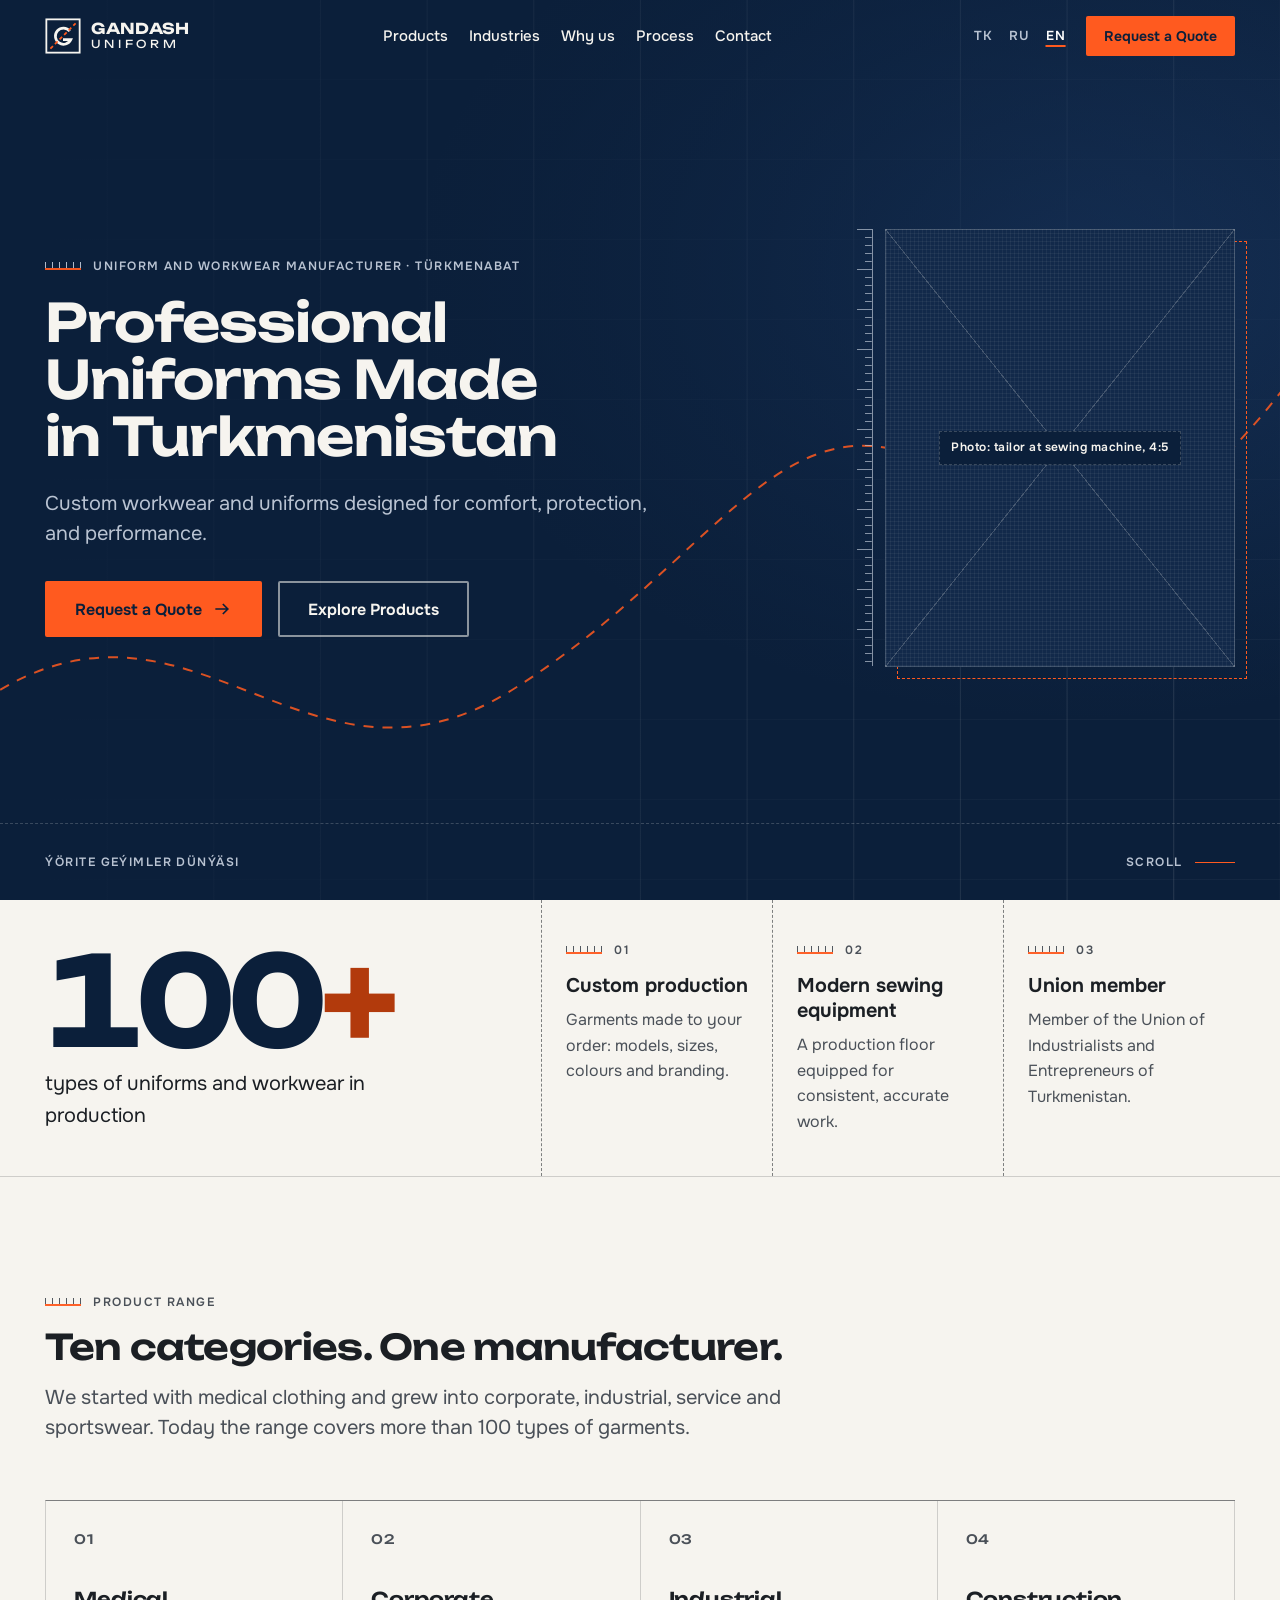
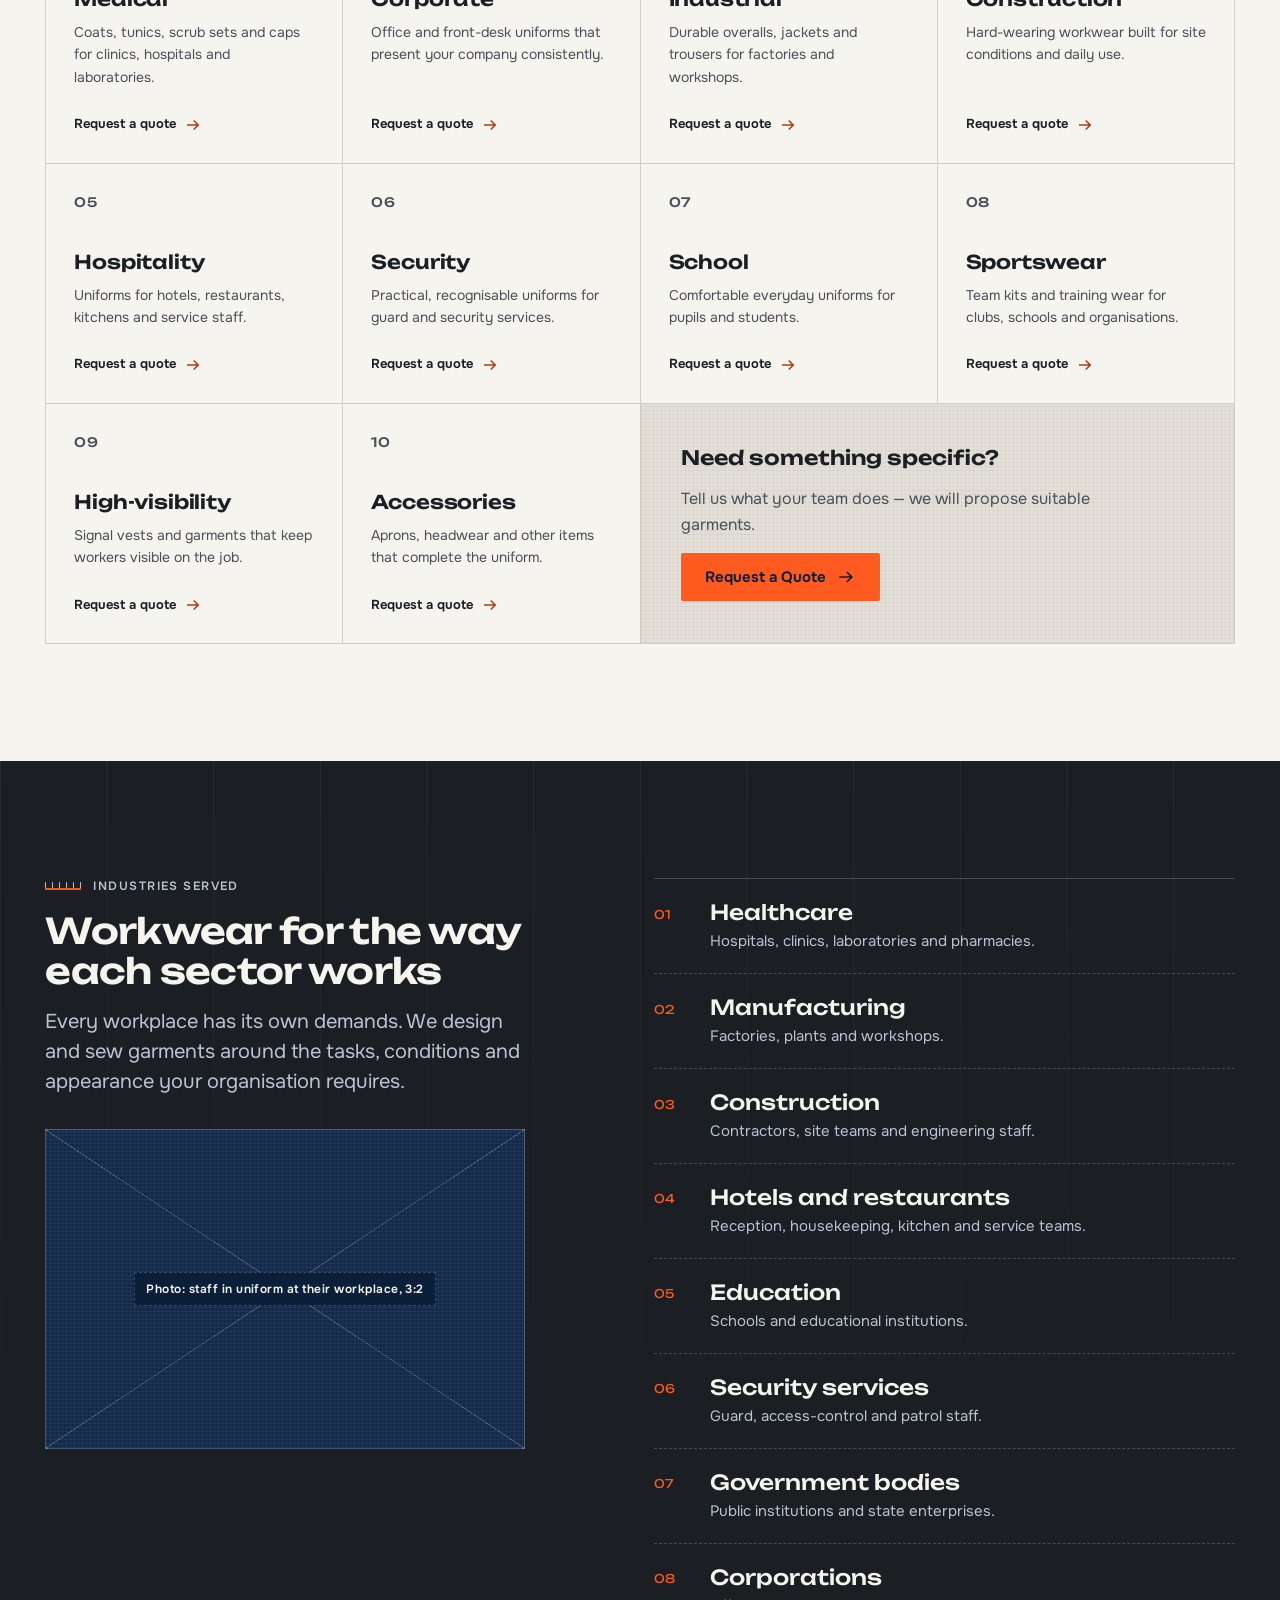
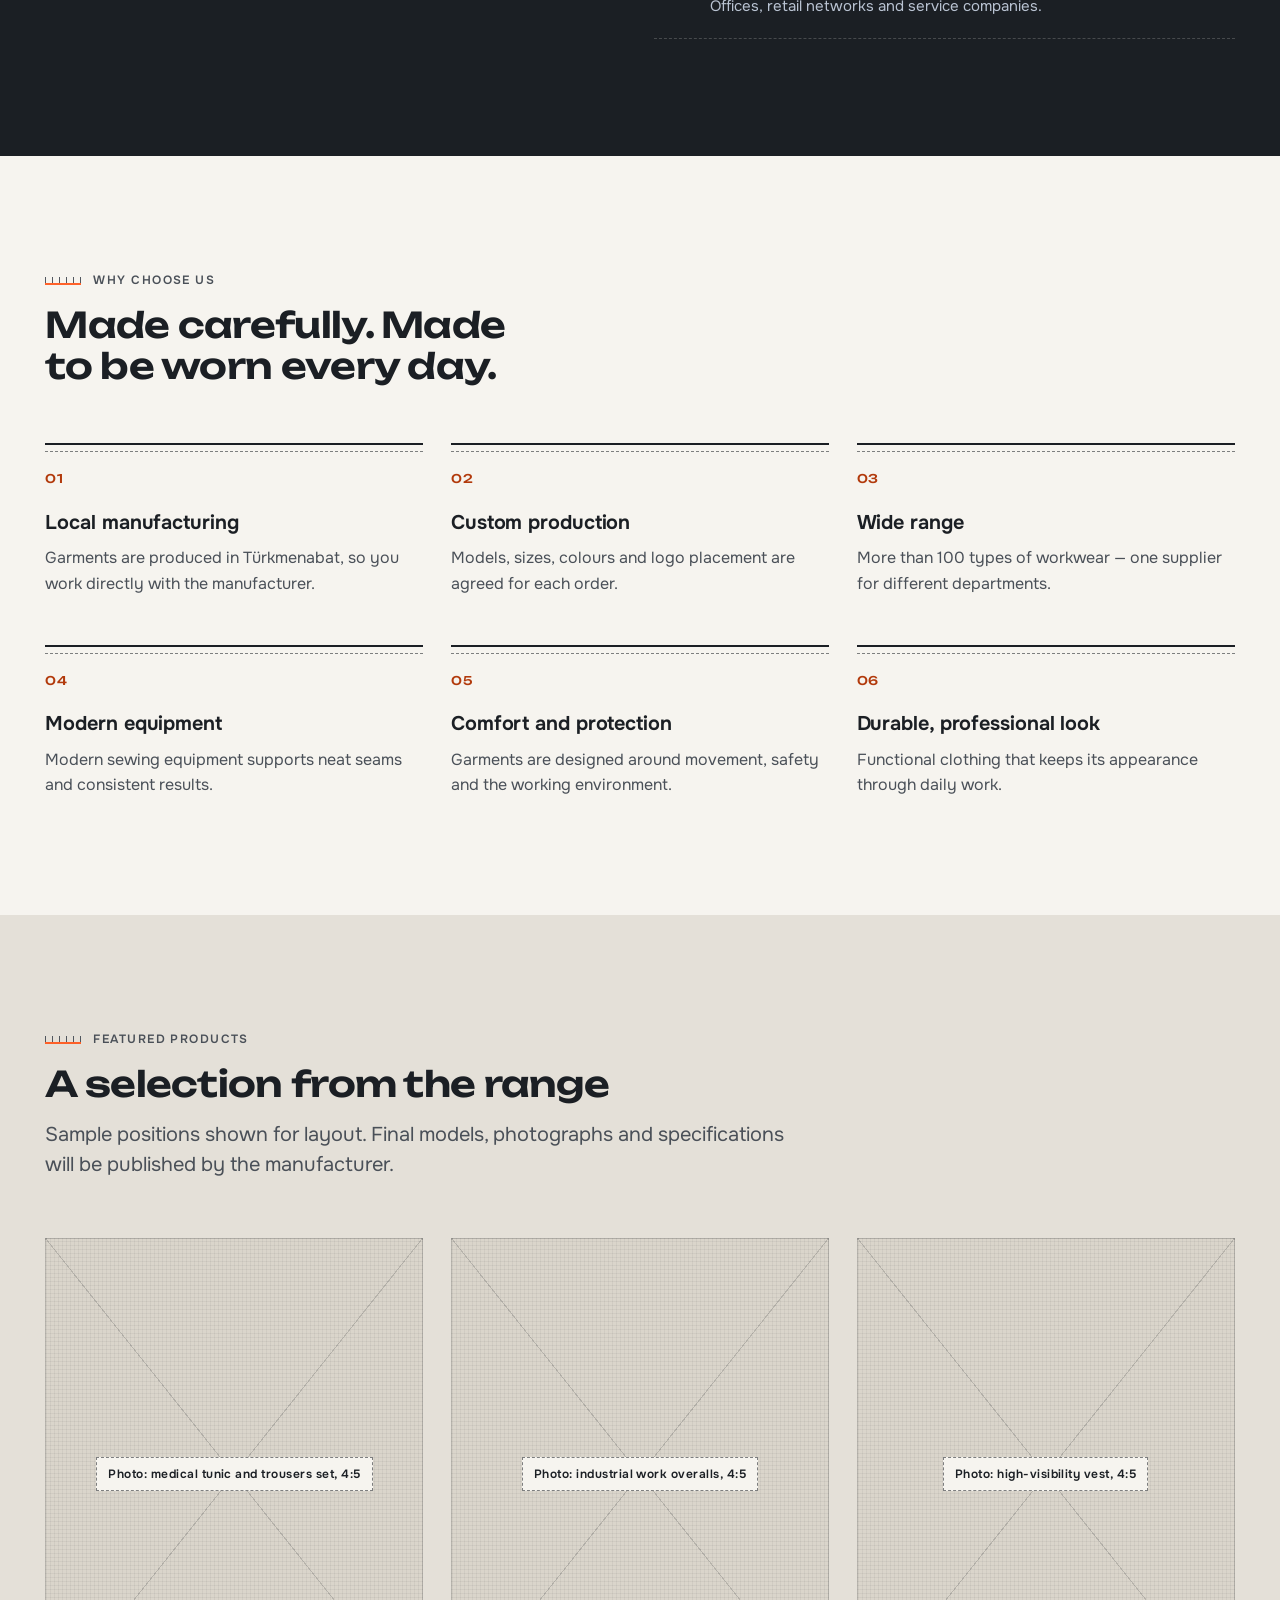
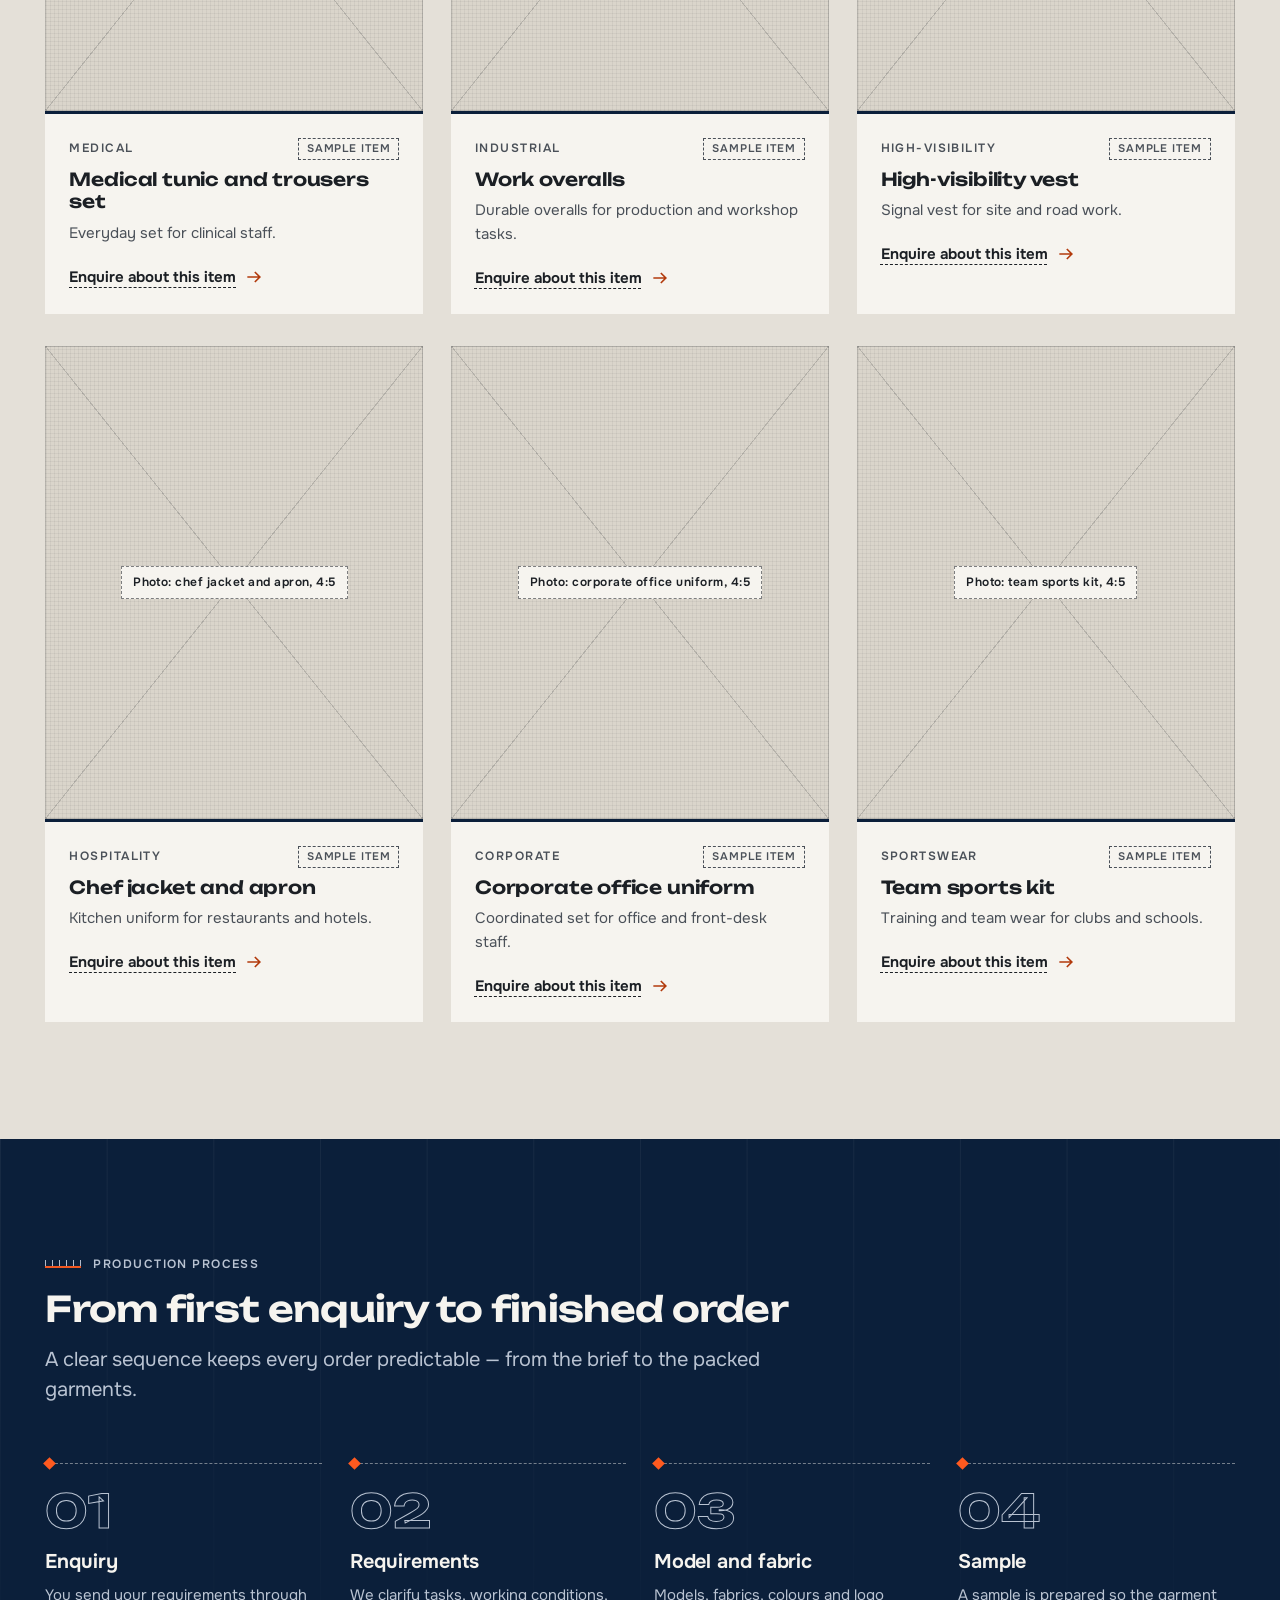
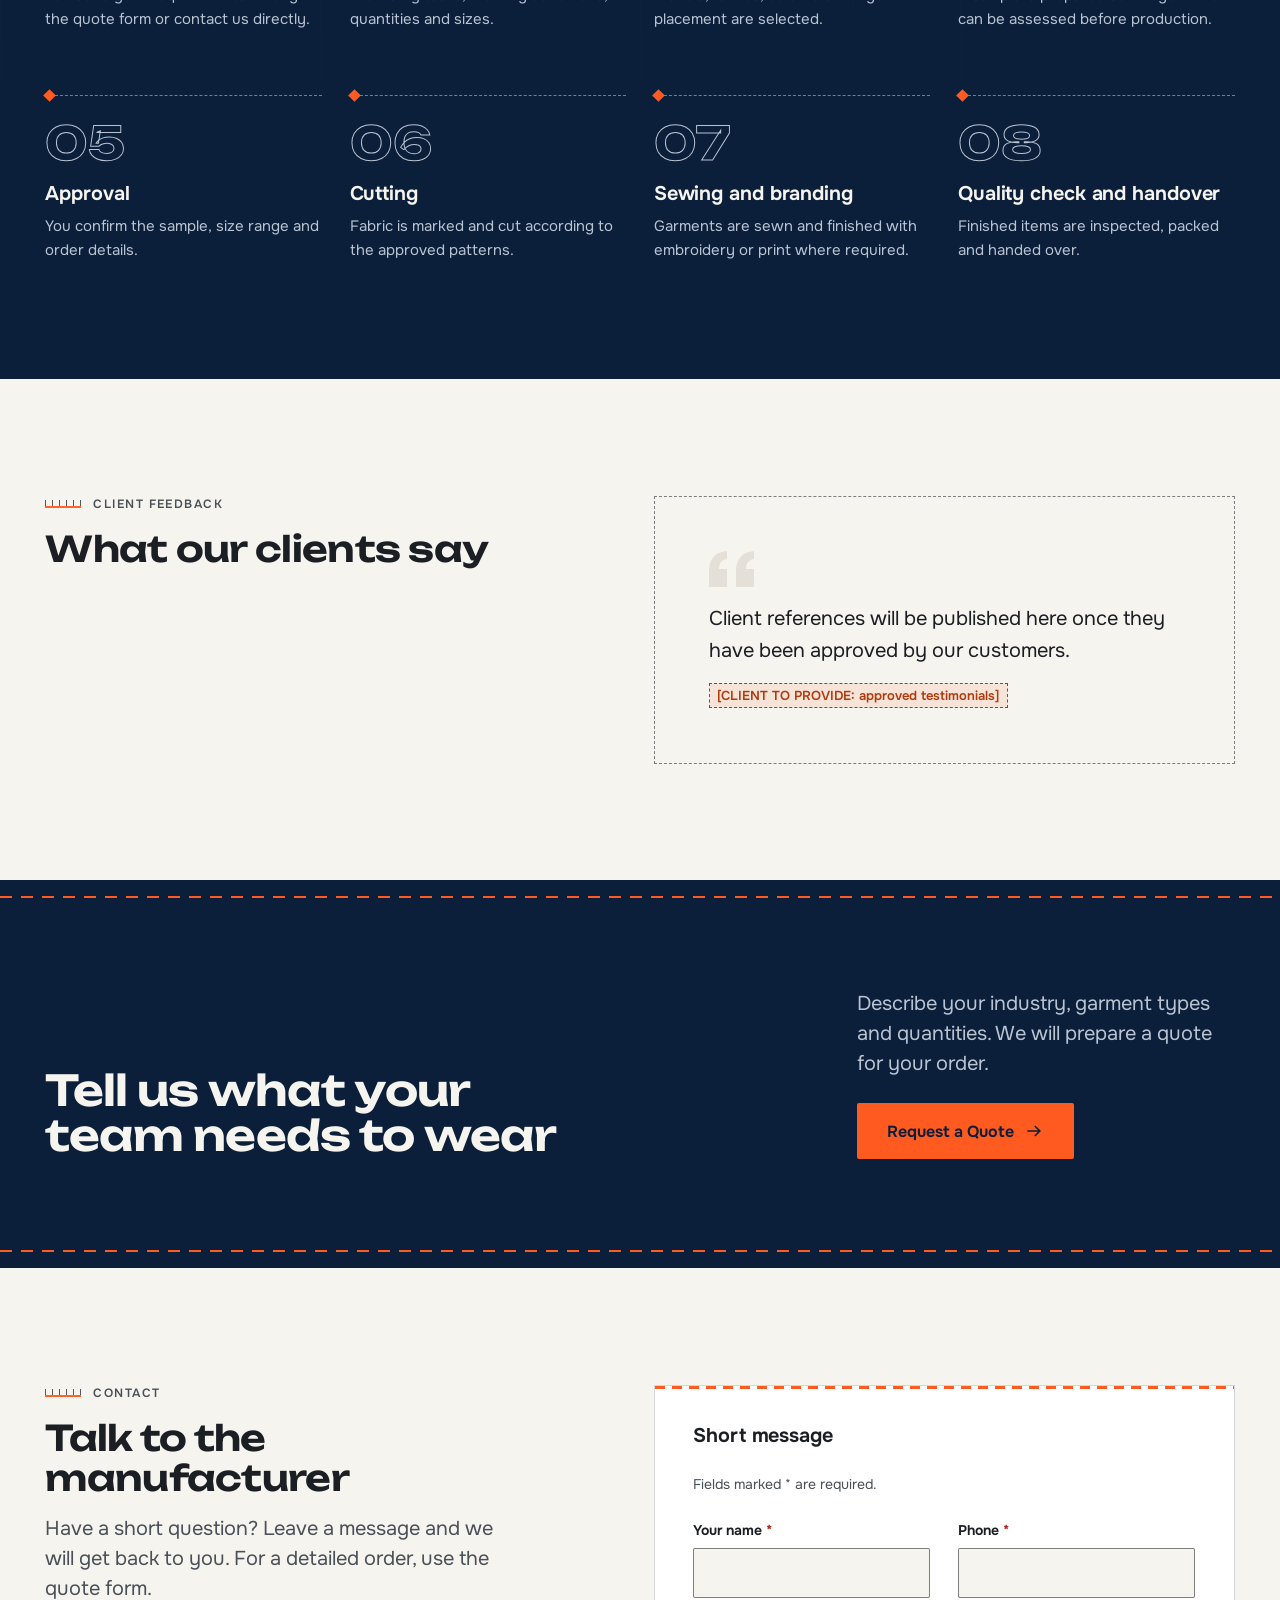
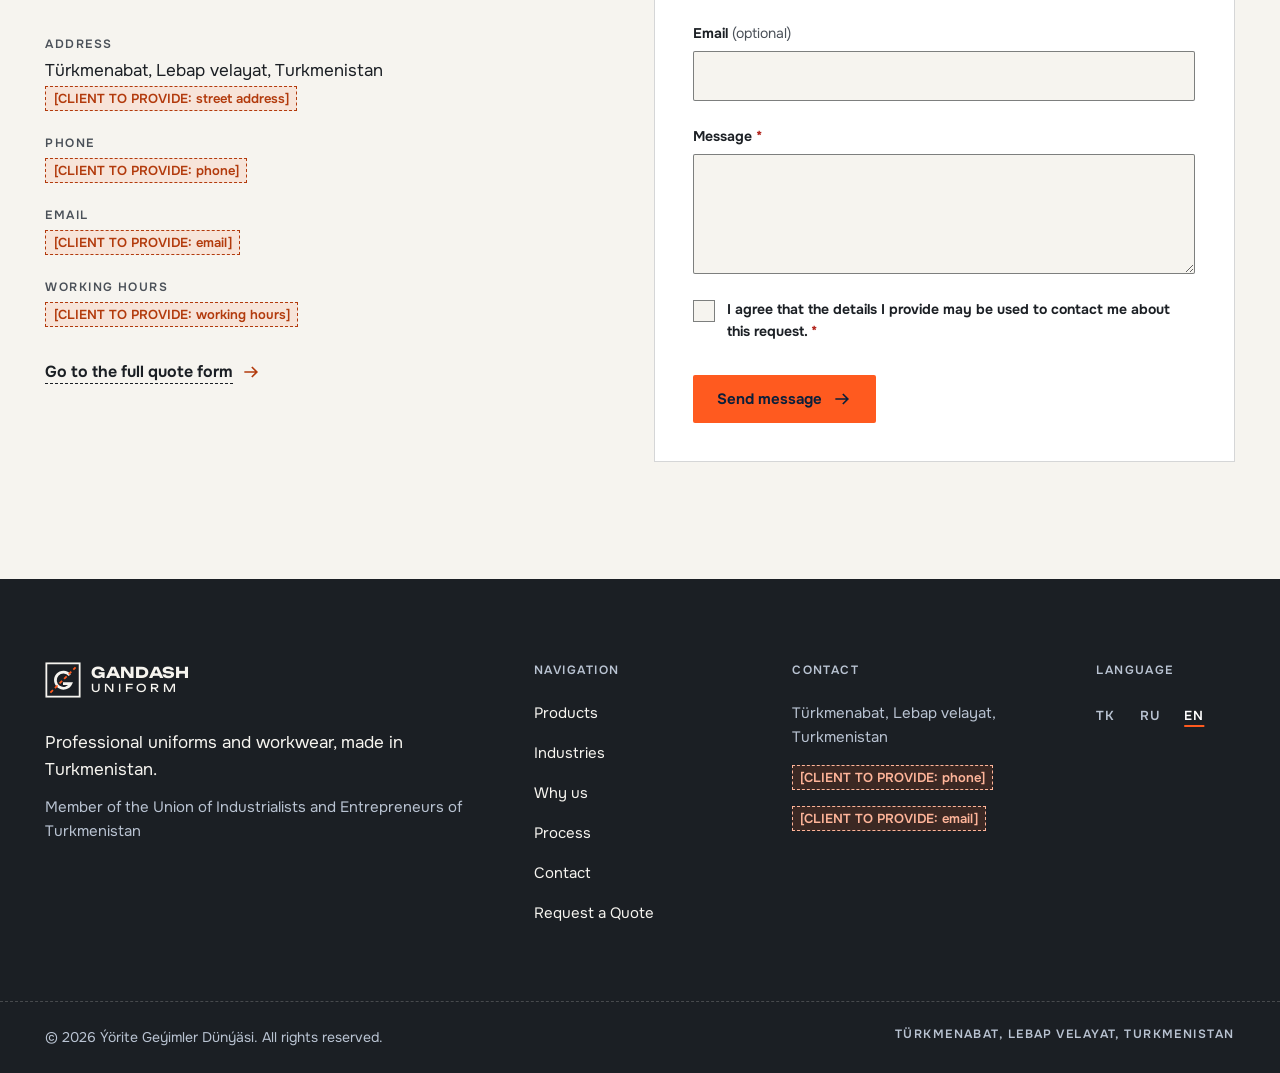
<file: en/index.html>
<!doctype html>
<html lang="en" class="no-js">
<head>
  <meta charset="utf-8">
  <meta name="viewport" content="width=device-width, initial-scale=1">
  <title>Gandash Uniform — Professional Uniforms and Workwear Made in Turkmenistan</title>
  <meta name="description" content="Gandash Uniform (Ýörite Geýimler Dünýäsi) manufactures custom uniforms and workwear in Türkmenabat: medical, corporate, industrial, construction, hospitality, security, school and sportswear.">
  <link rel="canonical" href="https://www.example.com/en/">
  <link rel="alternate" hreflang="tk" href="https://www.example.com/">
  <link rel="alternate" hreflang="ru" href="https://www.example.com/ru/">
  <link rel="alternate" hreflang="en" href="https://www.example.com/en/">
  <link rel="alternate" hreflang="x-default" href="https://www.example.com/">
  <meta property="og:type" content="website">
  <meta property="og:site_name" content="Gandash Uniform">
  <meta property="og:title" content="Gandash Uniform — Professional Uniforms and Workwear Made in Turkmenistan">
  <meta property="og:description" content="Gandash Uniform (Ýörite Geýimler Dünýäsi) manufactures custom uniforms and workwear in Türkmenabat: medical, corporate, industrial, construction, hospitality, security, school and sportswear.">
  <meta property="og:url" content="https://www.example.com/en/">
  <meta property="og:locale" content="en_US">
  <meta property="og:locale:alternate" content="tk_TM">
  <meta property="og:locale:alternate" content="ru_RU">
  <meta property="og:image" content="https://www.example.com/assets/img/og-default.png">
  <meta property="og:image:width" content="1200">
  <meta property="og:image:height" content="630">
  <meta name="twitter:card" content="summary_large_image">
  <meta name="theme-color" content="#0B1F3A">
  <link rel="icon" href="../assets/img/favicon.svg" type="image/svg+xml">
  <link rel="preload" href="../assets/fonts/unbounded-latin.woff2" as="font" type="font/woff2" crossorigin>
  <link rel="preload" href="../assets/fonts/onest-latin.woff2" as="font" type="font/woff2" crossorigin>
  <link rel="stylesheet" href="../css/tokens.css">
  <link rel="stylesheet" href="../css/base.css">
  <link rel="stylesheet" href="../css/components.css">
  <link rel="stylesheet" href="../css/pages.css">
  <script>
    (function (d, w) {
      var h = d.documentElement;
      h.classList.remove('no-js'); h.classList.add('js');
      var still = w.matchMedia && w.matchMedia('(prefers-reduced-motion: reduce)').matches;
      if (!still && 'IntersectionObserver' in w) {
        h.classList.add('motion');
        /* Fail-safe: if the module script never runs, reveal everything. */
        setTimeout(function () { if (!w.__guReady) h.classList.remove('motion'); }, 3500);
      }
      var q = location.search;
      if (/[?&]dev=1/.test(q) || (/^(localhost|127\.0\.0\.1)$/.test(location.hostname) && !/[?&]dev=0/.test(q))) h.setAttribute('data-dev', '');
    })(document, window);
  </script>
  <script type="module" src="../js/main.js"></script>
  <script type="application/ld+json">{"@context":"https://schema.org","@graph":[{"@type":"Organization","@id":"https://www.example.com/#organization","name":"Gandash Uniform","legalName":"Ýörite Geýimler Dünýäsi","alternateName":"Ýörite Geýimler Dünýäsi","url":"https://www.example.com/","logo":"https://www.example.com/assets/img/logo.svg","description":"Manufacturer of professional uniforms and workwear in Türkmenabat, Turkmenistan: medical, corporate, industrial, construction, hospitality, security, school, sportswear, high-visibility garments and accessories.","memberOf":{"@type":"Organization","name":"Union of Industrialists and Entrepreneurs of Turkmenistan"},"address":{"@type":"PostalAddress","addressLocality":"Türkmenabat","addressRegion":"Lebap","addressCountry":"TM"}},{"@type":"LocalBusiness","@id":"https://www.example.com/#localbusiness","name":"Gandash Uniform","legalName":"Ýörite Geýimler Dünýäsi","url":"https://www.example.com/en/","image":"https://www.example.com/assets/img/og-default.png","description":"Manufacturer of professional uniforms and workwear in Türkmenabat, Turkmenistan: medical, corporate, industrial, construction, hospitality, security, school, sportswear, high-visibility garments and accessories.","address":{"@type":"PostalAddress","addressLocality":"Türkmenabat","addressRegion":"Lebap","addressCountry":"TM"},"areaServed":{"@type":"Country","name":"Turkmenistan"},"knowsLanguage":["tk","ru","en"],"parentOrganization":{"@id":"https://www.example.com/#organization"}},{"@type":"WebPage","@id":"https://www.example.com/en/#webpage","url":"https://www.example.com/en/","name":"Gandash Uniform — Professional Uniforms and Workwear Made in Turkmenistan","description":"Gandash Uniform (Ýörite Geýimler Dünýäsi) manufactures custom uniforms and workwear in Türkmenabat: medical, corporate, industrial, construction, hospitality, security, school and sportswear.","inLanguage":"en","about":{"@id":"https://www.example.com/#organization"}}]}</script>
</head>
<body>
  <a class="skip-link" href="#main">Skip to content</a>
  <header class="site-header" data-header>
    <div class="container site-header__inner">
      <a class="logo" href="../en/" aria-label="Gandash Uniform — home page" data-placeholder-logo>
        <svg class="logo__mark" viewBox="0 0 40 40" width="36" height="36" aria-hidden="true" focusable="false">
  <rect x="1.5" y="1.5" width="37" height="37" fill="none" stroke="currentColor" stroke-width="2"/>
  <path d="M27.5 14.5a9 9 0 1 0 1.2 9.5H20" fill="none" stroke="currentColor" stroke-width="3"/>
  <path d="M6 34 34 6" fill="none" stroke="#FF5A1F" stroke-width="2" stroke-dasharray="4 3.2"/>
</svg>
        <span class="logo__word" aria-hidden="true">Gandash <span>Uniform</span></span>
      </a>
      <nav class="nav" id="site-nav" aria-label="Main navigation">
        <ul class="nav__list">
          <li><a class="nav__link" href="#categories">Products</a></li>
          <li><a class="nav__link" href="#industries">Industries</a></li>
          <li><a class="nav__link" href="#why">Why us</a></li>
          <li><a class="nav__link" href="#process">Process</a></li>
          <li><a class="nav__link" href="#contact">Contact</a></li>
        </ul>
        <a class="btn btn--primary nav__cta" href="../en/quote/">Request a Quote<svg class="icon-arrow" viewBox="0 0 24 24" width="20" height="20" aria-hidden="true" focusable="false"><path d="M4 12h15M13 6l6 6-6 6" fill="none" stroke="currentColor" stroke-width="2"/></svg></a>
      </nav>
      <div class="site-header__actions">
        <nav class="lang lang--header" aria-label="Language"><ul class="lang__list"><li><a href="../" hreflang="tk" lang="tk" data-lang="tk" aria-label="TK — Türkmençe">TK</a></li><li><a href="../ru/" hreflang="ru" lang="ru" data-lang="ru" aria-label="RU — Русский">RU</a></li><li><a href="../en/" hreflang="en" lang="en" data-lang="en" aria-current="true" aria-label="EN — English">EN</a></li></ul></nav>
        <a class="btn btn--primary btn--sm site-header__cta" href="../en/quote/">Request a Quote</a>
        <button class="menu-toggle" type="button" aria-expanded="false" aria-controls="site-nav" data-menu-toggle data-label-open="Menu" data-label-close="Close menu">
          <span class="sr-only" data-menu-label>Menu</span>
          <span class="menu-toggle__bars" aria-hidden="true"><span></span><span></span></span>
        </button>
      </div>
    </div>
  </header>
  <main id="main">

    <section class="hero" id="top">
      <div class="hero__bg" aria-hidden="true">
        <svg class="hero__thread" viewBox="0 0 1600 900" preserveAspectRatio="none" focusable="false">
          <path d="M-20 700C240 560 380 820 640 690S980 380 1180 470s300 60 460-120" fill="none" stroke="#FF5A1F" stroke-width="2" stroke-dasharray="10 9" vector-effect="non-scaling-stroke"/>
        </svg>
      </div>
      <div class="container hero__grid">
        <div class="hero__copy">
          <p class="label label--light label--tick hero__label">Uniform and workwear manufacturer · Türkmenabat</p>
          <h1 class="hero__title" data-split><span class="w"><span class="wi">Professional</span></span> <span class="w"><span class="wi">Uniforms</span></span> <span class="w"><span class="wi">Made</span></span> <span class="w"><span class="wi">in</span></span> <span class="w"><span class="wi">Turkmenistan</span></span></h1>
          <p class="hero__sub">Custom workwear and uniforms designed for comfort, protection, and performance.</p>
          <div class="hero__cta">
            <a class="btn btn--primary btn--lg" href="../en/quote/">Request a Quote<svg class="icon-arrow" viewBox="0 0 24 24" width="20" height="20" aria-hidden="true" focusable="false"><path d="M4 12h15M13 6l6 6-6 6" fill="none" stroke="currentColor" stroke-width="2"/></svg></a>
            <a class="btn btn--ghost btn--lg" href="#categories">Explore Products</a>
          </div>
        </div>
        <div class="hero__media">
          <div class="hero__ruler" aria-hidden="true"></div>
          <div class="hero__frame" data-parallax="0.08">
            <div class="ph-img ph-img--dark" style="--ratio:4/5" role="img" aria-label="Photo: tailor at sewing machine, 4:5" data-placeholder><span class="ph-img__label">Photo: tailor at sewing machine, 4:5</span></div>
          </div>
        </div>
      </div>
      <div class="container hero__foot">
        <p class="label label--light" lang="tk">Ýörite Geýimler Dünýäsi</p>
        <a class="hero__scroll label label--light" href="#stats">Scroll<span class="hero__scroll-line" aria-hidden="true"></span></a>
      </div>
    </section>

    <section class="stats" id="stats" aria-label="Key facts">
      <div class="container stats__grid">
        <div class="stat stat--count" data-reveal>
          <p class="stat__num"><span data-countup="100">100</span><span class="stat__plus">+</span></p>
          <p class="stat__text">types of uniforms and workwear in production</p>
        </div>
        <div class="stat" data-reveal style="--i:1">
          <p class="label label--tick">01</p>
          <p class="stat__title">Custom production</p>
          <p class="stat__text">Garments made to your order: models, sizes, colours and branding.</p>
        </div>
        <div class="stat" data-reveal style="--i:2">
          <p class="label label--tick">02</p>
          <p class="stat__title">Modern sewing equipment</p>
          <p class="stat__text">A production floor equipped for consistent, accurate work.</p>
        </div>
        <div class="stat" data-reveal style="--i:3">
          <p class="label label--tick">03</p>
          <p class="stat__title">Union member</p>
          <p class="stat__text">Member of the Union of Industrialists and Entrepreneurs of Turkmenistan.</p>
        </div>
      </div>
    </section>

    <section class="section" id="categories" aria-labelledby="categories-title">
      <div class="container">
        <header class="section-head" data-reveal>
          <p class="label label--tick">Product range</p>
          <h2 class="h2" id="categories-title">Ten categories. One manufacturer.</h2>
          <p class="lead">We started with medical clothing and grew into corporate, industrial, service and sportswear. Today the range covers more than 100 types of garments.</p>
        </header>
        <ul class="cat-grid" data-reveal>
          <li>
            <a class="cat-card" href="../en/quote/?type=medical">
              <span class="cat-card__num" aria-hidden="true">01</span>
              <h3 class="cat-card__name">Medical</h3>
              <p class="cat-card__desc">Coats, tunics, scrub sets and caps for clinics, hospitals and laboratories.</p>
              <span class="cat-card__more">Request a quote<svg class="icon-arrow" viewBox="0 0 24 24" width="20" height="20" aria-hidden="true" focusable="false"><path d="M4 12h15M13 6l6 6-6 6" fill="none" stroke="currentColor" stroke-width="2"/></svg></span>
            </a>
          </li>
          <li>
            <a class="cat-card" href="../en/quote/?type=corporate">
              <span class="cat-card__num" aria-hidden="true">02</span>
              <h3 class="cat-card__name">Corporate</h3>
              <p class="cat-card__desc">Office and front-desk uniforms that present your company consistently.</p>
              <span class="cat-card__more">Request a quote<svg class="icon-arrow" viewBox="0 0 24 24" width="20" height="20" aria-hidden="true" focusable="false"><path d="M4 12h15M13 6l6 6-6 6" fill="none" stroke="currentColor" stroke-width="2"/></svg></span>
            </a>
          </li>
          <li>
            <a class="cat-card" href="../en/quote/?type=industrial">
              <span class="cat-card__num" aria-hidden="true">03</span>
              <h3 class="cat-card__name">Industrial</h3>
              <p class="cat-card__desc">Durable overalls, jackets and trousers for factories and workshops.</p>
              <span class="cat-card__more">Request a quote<svg class="icon-arrow" viewBox="0 0 24 24" width="20" height="20" aria-hidden="true" focusable="false"><path d="M4 12h15M13 6l6 6-6 6" fill="none" stroke="currentColor" stroke-width="2"/></svg></span>
            </a>
          </li>
          <li>
            <a class="cat-card" href="../en/quote/?type=construction">
              <span class="cat-card__num" aria-hidden="true">04</span>
              <h3 class="cat-card__name">Construction</h3>
              <p class="cat-card__desc">Hard-wearing workwear built for site conditions and daily use.</p>
              <span class="cat-card__more">Request a quote<svg class="icon-arrow" viewBox="0 0 24 24" width="20" height="20" aria-hidden="true" focusable="false"><path d="M4 12h15M13 6l6 6-6 6" fill="none" stroke="currentColor" stroke-width="2"/></svg></span>
            </a>
          </li>
          <li>
            <a class="cat-card" href="../en/quote/?type=hospitality">
              <span class="cat-card__num" aria-hidden="true">05</span>
              <h3 class="cat-card__name">Hospitality</h3>
              <p class="cat-card__desc">Uniforms for hotels, restaurants, kitchens and service staff.</p>
              <span class="cat-card__more">Request a quote<svg class="icon-arrow" viewBox="0 0 24 24" width="20" height="20" aria-hidden="true" focusable="false"><path d="M4 12h15M13 6l6 6-6 6" fill="none" stroke="currentColor" stroke-width="2"/></svg></span>
            </a>
          </li>
          <li>
            <a class="cat-card" href="../en/quote/?type=security">
              <span class="cat-card__num" aria-hidden="true">06</span>
              <h3 class="cat-card__name">Security</h3>
              <p class="cat-card__desc">Practical, recognisable uniforms for guard and security services.</p>
              <span class="cat-card__more">Request a quote<svg class="icon-arrow" viewBox="0 0 24 24" width="20" height="20" aria-hidden="true" focusable="false"><path d="M4 12h15M13 6l6 6-6 6" fill="none" stroke="currentColor" stroke-width="2"/></svg></span>
            </a>
          </li>
          <li>
            <a class="cat-card" href="../en/quote/?type=school">
              <span class="cat-card__num" aria-hidden="true">07</span>
              <h3 class="cat-card__name">School</h3>
              <p class="cat-card__desc">Comfortable everyday uniforms for pupils and students.</p>
              <span class="cat-card__more">Request a quote<svg class="icon-arrow" viewBox="0 0 24 24" width="20" height="20" aria-hidden="true" focusable="false"><path d="M4 12h15M13 6l6 6-6 6" fill="none" stroke="currentColor" stroke-width="2"/></svg></span>
            </a>
          </li>
          <li>
            <a class="cat-card" href="../en/quote/?type=sportswear">
              <span class="cat-card__num" aria-hidden="true">08</span>
              <h3 class="cat-card__name">Sportswear</h3>
              <p class="cat-card__desc">Team kits and training wear for clubs, schools and organisations.</p>
              <span class="cat-card__more">Request a quote<svg class="icon-arrow" viewBox="0 0 24 24" width="20" height="20" aria-hidden="true" focusable="false"><path d="M4 12h15M13 6l6 6-6 6" fill="none" stroke="currentColor" stroke-width="2"/></svg></span>
            </a>
          </li>
          <li>
            <a class="cat-card" href="../en/quote/?type=hivis">
              <span class="cat-card__num" aria-hidden="true">09</span>
              <h3 class="cat-card__name">High-visibility</h3>
              <p class="cat-card__desc">Signal vests and garments that keep workers visible on the job.</p>
              <span class="cat-card__more">Request a quote<svg class="icon-arrow" viewBox="0 0 24 24" width="20" height="20" aria-hidden="true" focusable="false"><path d="M4 12h15M13 6l6 6-6 6" fill="none" stroke="currentColor" stroke-width="2"/></svg></span>
            </a>
          </li>
          <li>
            <a class="cat-card" href="../en/quote/?type=accessories">
              <span class="cat-card__num" aria-hidden="true">10</span>
              <h3 class="cat-card__name">Accessories</h3>
              <p class="cat-card__desc">Aprons, headwear and other items that complete the uniform.</p>
              <span class="cat-card__more">Request a quote<svg class="icon-arrow" viewBox="0 0 24 24" width="20" height="20" aria-hidden="true" focusable="false"><path d="M4 12h15M13 6l6 6-6 6" fill="none" stroke="currentColor" stroke-width="2"/></svg></span>
            </a>
          </li>
          <li class="cat-grid__tile">
            <div class="cat-tile">
              <h3 class="cat-tile__title">Need something specific?</h3>
              <p>Tell us what your team does — we will propose suitable garments.</p>
              <a class="btn btn--primary" href="../en/quote/">Request a Quote<svg class="icon-arrow" viewBox="0 0 24 24" width="20" height="20" aria-hidden="true" focusable="false"><path d="M4 12h15M13 6l6 6-6 6" fill="none" stroke="currentColor" stroke-width="2"/></svg></a>
            </div>
          </li>
        </ul>
      </div>
    </section>

    <section class="section section--charcoal" id="industries" aria-labelledby="industries-title">
      <div class="container industries">
        <div class="industries__intro">
          <header class="section-head" data-reveal>
          <p class="label label--light label--tick">Industries served</p>
          <h2 class="h2" id="industries-title">Workwear for the way each sector works</h2>
          <p class="lead">Every workplace has its own demands. We design and sew garments around the tasks, conditions and appearance your organisation requires.</p>
        </header>
          <div class="industries__media" data-reveal>
            <div class="ph-img ph-img--dark" style="--ratio:3/2" role="img" aria-label="Photo: staff in uniform at their workplace, 3:2" data-placeholder><span class="ph-img__label">Photo: staff in uniform at their workplace, 3:2</span></div>
          </div>
        </div>
        <ul class="ind-list" data-reveal>
          <li class="ind-list__item">
            <span class="ind-list__num" aria-hidden="true">01</span>
            <h3 class="ind-list__name">Healthcare</h3>
            <p class="ind-list__desc">Hospitals, clinics, laboratories and pharmacies.</p>
          </li>
          <li class="ind-list__item">
            <span class="ind-list__num" aria-hidden="true">02</span>
            <h3 class="ind-list__name">Manufacturing</h3>
            <p class="ind-list__desc">Factories, plants and workshops.</p>
          </li>
          <li class="ind-list__item">
            <span class="ind-list__num" aria-hidden="true">03</span>
            <h3 class="ind-list__name">Construction</h3>
            <p class="ind-list__desc">Contractors, site teams and engineering staff.</p>
          </li>
          <li class="ind-list__item">
            <span class="ind-list__num" aria-hidden="true">04</span>
            <h3 class="ind-list__name">Hotels and restaurants</h3>
            <p class="ind-list__desc">Reception, housekeeping, kitchen and service teams.</p>
          </li>
          <li class="ind-list__item">
            <span class="ind-list__num" aria-hidden="true">05</span>
            <h3 class="ind-list__name">Education</h3>
            <p class="ind-list__desc">Schools and educational institutions.</p>
          </li>
          <li class="ind-list__item">
            <span class="ind-list__num" aria-hidden="true">06</span>
            <h3 class="ind-list__name">Security services</h3>
            <p class="ind-list__desc">Guard, access-control and patrol staff.</p>
          </li>
          <li class="ind-list__item">
            <span class="ind-list__num" aria-hidden="true">07</span>
            <h3 class="ind-list__name">Government bodies</h3>
            <p class="ind-list__desc">Public institutions and state enterprises.</p>
          </li>
          <li class="ind-list__item">
            <span class="ind-list__num" aria-hidden="true">08</span>
            <h3 class="ind-list__name">Corporations</h3>
            <p class="ind-list__desc">Offices, retail networks and service companies.</p>
          </li>
        </ul>
      </div>
    </section>

    <section class="section" id="why" aria-labelledby="why-title">
      <div class="container">
        <header class="section-head" data-reveal>
          <p class="label label--tick">Why choose us</p>
          <h2 class="h2" id="why-title">Made carefully. Made to be worn every day.</h2>
          
        </header>
        <ul class="why-grid" data-reveal>
          <li class="why-card">
            <p class="why-card__num" aria-hidden="true">01</p>
            <h3 class="h3">Local manufacturing</h3>
            <p>Garments are produced in Türkmenabat, so you work directly with the manufacturer.</p>
          </li>
          <li class="why-card">
            <p class="why-card__num" aria-hidden="true">02</p>
            <h3 class="h3">Custom production</h3>
            <p>Models, sizes, colours and logo placement are agreed for each order.</p>
          </li>
          <li class="why-card">
            <p class="why-card__num" aria-hidden="true">03</p>
            <h3 class="h3">Wide range</h3>
            <p>More than 100 types of workwear — one supplier for different departments.</p>
          </li>
          <li class="why-card">
            <p class="why-card__num" aria-hidden="true">04</p>
            <h3 class="h3">Modern equipment</h3>
            <p>Modern sewing equipment supports neat seams and consistent results.</p>
          </li>
          <li class="why-card">
            <p class="why-card__num" aria-hidden="true">05</p>
            <h3 class="h3">Comfort and protection</h3>
            <p>Garments are designed around movement, safety and the working environment.</p>
          </li>
          <li class="why-card">
            <p class="why-card__num" aria-hidden="true">06</p>
            <h3 class="h3">Durable, professional look</h3>
            <p>Functional clothing that keeps its appearance through daily work.</p>
          </li>
        </ul>
      </div>
    </section>

    <section class="section section--sand" id="featured" aria-labelledby="featured-title">
      <div class="container">
        <header class="section-head" data-reveal>
          <p class="label label--tick">Featured products</p>
          <h2 class="h2" id="featured-title">A selection from the range</h2>
          <p class="lead">Sample positions shown for layout. Final models, photographs and specifications will be published by the manufacturer.</p>
        </header>
        <ul class="prod-grid" data-products="featured" data-quote-url="../en/quote/" data-reveal>
<li class="prod-card">
  <article class="prod-card__inner">
    <div class="prod-card__media"><div class="ph-img" style="--ratio:4/5" role="img" aria-label="Photo: medical tunic and trousers set, 4:5" data-placeholder><span class="ph-img__label">Photo: medical tunic and trousers set, 4:5</span></div></div>
    <div class="prod-card__body">
      <p class="label prod-card__meta"><span>Medical</span><span class="tag" data-placeholder>Sample item</span></p>
      <h3 class="prod-card__name">Medical tunic and trousers set</h3>
      <p class="prod-card__sum">Everyday set for clinical staff.</p>
      <a class="link-arrow prod-card__link" href="../en/quote/?type=medical">Enquire about this item<svg class="icon-arrow" viewBox="0 0 24 24" width="20" height="20" aria-hidden="true" focusable="false"><path d="M4 12h15M13 6l6 6-6 6" fill="none" stroke="currentColor" stroke-width="2"/></svg></a>
    </div>
  </article>
</li>
<li class="prod-card">
  <article class="prod-card__inner">
    <div class="prod-card__media"><div class="ph-img" style="--ratio:4/5" role="img" aria-label="Photo: industrial work overalls, 4:5" data-placeholder><span class="ph-img__label">Photo: industrial work overalls, 4:5</span></div></div>
    <div class="prod-card__body">
      <p class="label prod-card__meta"><span>Industrial</span><span class="tag" data-placeholder>Sample item</span></p>
      <h3 class="prod-card__name">Work overalls</h3>
      <p class="prod-card__sum">Durable overalls for production and workshop tasks.</p>
      <a class="link-arrow prod-card__link" href="../en/quote/?type=industrial">Enquire about this item<svg class="icon-arrow" viewBox="0 0 24 24" width="20" height="20" aria-hidden="true" focusable="false"><path d="M4 12h15M13 6l6 6-6 6" fill="none" stroke="currentColor" stroke-width="2"/></svg></a>
    </div>
  </article>
</li>
<li class="prod-card">
  <article class="prod-card__inner">
    <div class="prod-card__media"><div class="ph-img" style="--ratio:4/5" role="img" aria-label="Photo: high-visibility vest, 4:5" data-placeholder><span class="ph-img__label">Photo: high-visibility vest, 4:5</span></div></div>
    <div class="prod-card__body">
      <p class="label prod-card__meta"><span>High-visibility</span><span class="tag" data-placeholder>Sample item</span></p>
      <h3 class="prod-card__name">High-visibility vest</h3>
      <p class="prod-card__sum">Signal vest for site and road work.</p>
      <a class="link-arrow prod-card__link" href="../en/quote/?type=hivis">Enquire about this item<svg class="icon-arrow" viewBox="0 0 24 24" width="20" height="20" aria-hidden="true" focusable="false"><path d="M4 12h15M13 6l6 6-6 6" fill="none" stroke="currentColor" stroke-width="2"/></svg></a>
    </div>
  </article>
</li>
<li class="prod-card">
  <article class="prod-card__inner">
    <div class="prod-card__media"><div class="ph-img" style="--ratio:4/5" role="img" aria-label="Photo: chef jacket and apron, 4:5" data-placeholder><span class="ph-img__label">Photo: chef jacket and apron, 4:5</span></div></div>
    <div class="prod-card__body">
      <p class="label prod-card__meta"><span>Hospitality</span><span class="tag" data-placeholder>Sample item</span></p>
      <h3 class="prod-card__name">Chef jacket and apron</h3>
      <p class="prod-card__sum">Kitchen uniform for restaurants and hotels.</p>
      <a class="link-arrow prod-card__link" href="../en/quote/?type=hospitality">Enquire about this item<svg class="icon-arrow" viewBox="0 0 24 24" width="20" height="20" aria-hidden="true" focusable="false"><path d="M4 12h15M13 6l6 6-6 6" fill="none" stroke="currentColor" stroke-width="2"/></svg></a>
    </div>
  </article>
</li>
<li class="prod-card">
  <article class="prod-card__inner">
    <div class="prod-card__media"><div class="ph-img" style="--ratio:4/5" role="img" aria-label="Photo: corporate office uniform, 4:5" data-placeholder><span class="ph-img__label">Photo: corporate office uniform, 4:5</span></div></div>
    <div class="prod-card__body">
      <p class="label prod-card__meta"><span>Corporate</span><span class="tag" data-placeholder>Sample item</span></p>
      <h3 class="prod-card__name">Corporate office uniform</h3>
      <p class="prod-card__sum">Coordinated set for office and front-desk staff.</p>
      <a class="link-arrow prod-card__link" href="../en/quote/?type=corporate">Enquire about this item<svg class="icon-arrow" viewBox="0 0 24 24" width="20" height="20" aria-hidden="true" focusable="false"><path d="M4 12h15M13 6l6 6-6 6" fill="none" stroke="currentColor" stroke-width="2"/></svg></a>
    </div>
  </article>
</li>
<li class="prod-card">
  <article class="prod-card__inner">
    <div class="prod-card__media"><div class="ph-img" style="--ratio:4/5" role="img" aria-label="Photo: team sports kit, 4:5" data-placeholder><span class="ph-img__label">Photo: team sports kit, 4:5</span></div></div>
    <div class="prod-card__body">
      <p class="label prod-card__meta"><span>Sportswear</span><span class="tag" data-placeholder>Sample item</span></p>
      <h3 class="prod-card__name">Team sports kit</h3>
      <p class="prod-card__sum">Training and team wear for clubs and schools.</p>
      <a class="link-arrow prod-card__link" href="../en/quote/?type=sportswear">Enquire about this item<svg class="icon-arrow" viewBox="0 0 24 24" width="20" height="20" aria-hidden="true" focusable="false"><path d="M4 12h15M13 6l6 6-6 6" fill="none" stroke="currentColor" stroke-width="2"/></svg></a>
    </div>
  </article>
</li>
        </ul>
      </div>
    </section>

    <section class="section section--navy" id="process" aria-labelledby="process-title">
      <div class="container">
        <header class="section-head" data-reveal>
          <p class="label label--light label--tick">Production process</p>
          <h2 class="h2" id="process-title">From first enquiry to finished order</h2>
          <p class="lead">A clear sequence keeps every order predictable — from the brief to the packed garments.</p>
        </header>
        <ol class="steps" data-reveal>
          <li class="step">
            <p class="step__num" aria-hidden="true">01</p>
            <h3 class="h3">Enquiry</h3>
            <p>You send your requirements through the quote form or contact us directly.</p>
          </li>
          <li class="step">
            <p class="step__num" aria-hidden="true">02</p>
            <h3 class="h3">Requirements</h3>
            <p>We clarify tasks, working conditions, quantities and sizes.</p>
          </li>
          <li class="step">
            <p class="step__num" aria-hidden="true">03</p>
            <h3 class="h3">Model and fabric</h3>
            <p>Models, fabrics, colours and logo placement are selected.</p>
          </li>
          <li class="step">
            <p class="step__num" aria-hidden="true">04</p>
            <h3 class="h3">Sample</h3>
            <p>A sample is prepared so the garment can be assessed before production.</p>
          </li>
          <li class="step">
            <p class="step__num" aria-hidden="true">05</p>
            <h3 class="h3">Approval</h3>
            <p>You confirm the sample, size range and order details.</p>
          </li>
          <li class="step">
            <p class="step__num" aria-hidden="true">06</p>
            <h3 class="h3">Cutting</h3>
            <p>Fabric is marked and cut according to the approved patterns.</p>
          </li>
          <li class="step">
            <p class="step__num" aria-hidden="true">07</p>
            <h3 class="h3">Sewing and branding</h3>
            <p>Garments are sewn and finished with embroidery or print where required.</p>
          </li>
          <li class="step">
            <p class="step__num" aria-hidden="true">08</p>
            <h3 class="h3">Quality check and handover</h3>
            <p>Finished items are inspected, packed and handed over.</p>
          </li>
        </ol>
      </div>
    </section>

    <section class="section" id="testimonials" aria-labelledby="testimonials-title">
      <div class="container testimonials">
        <header class="section-head" data-reveal>
          <p class="label label--tick">Client feedback</p>
          <h2 class="h2" id="testimonials-title">What our clients say</h2>
          
        </header>
        <div class="testimonial-ph" data-reveal data-placeholder>
          <svg viewBox="0 0 48 36" width="48" height="36" aria-hidden="true" focusable="false"><path d="M0 36V20C0 8 6 1 18 0v8c-6 1-8 5-8 10h8v18Zm27 0V20C27 8 33 1 45 0v8c-6 1-8 5-8 10h8v18Z" fill="currentColor"/></svg>
          <p class="testimonial-ph__text">Client references will be published here once they have been approved by our customers.</p>
          <p class="ph-tag">[CLIENT TO PROVIDE: approved testimonials]</p>
        </div>
      </div>
    </section>

    <section class="cta-band" aria-labelledby="cta-title">
      <div class="container cta-band__inner" data-reveal>
        <h2 class="cta-band__title" id="cta-title">Tell us what your team needs to wear</h2>
        <div class="cta-band__side">
          <p class="lead">Describe your industry, garment types and quantities. We will prepare a quote for your order.</p>
          <a class="btn btn--primary btn--lg" href="../en/quote/">Request a Quote<svg class="icon-arrow" viewBox="0 0 24 24" width="20" height="20" aria-hidden="true" focusable="false"><path d="M4 12h15M13 6l6 6-6 6" fill="none" stroke="currentColor" stroke-width="2"/></svg></a>
        </div>
      </div>
    </section>

    <section class="section" id="contact" aria-labelledby="contact-title">
      <div class="container contact">
        <div class="contact__info">
          <header class="section-head" data-reveal>
          <p class="label label--tick">Contact</p>
          <h2 class="h2" id="contact-title">Talk to the manufacturer</h2>
          <p class="lead">Have a short question? Leave a message and we will get back to you. For a detailed order, use the quote form.</p>
        </header>
          <dl class="contact-list ">
          <div><dt class="label">Address</dt><dd>Türkmenabat, Lebap velayat, Turkmenistan<br><span class="ph-tag" data-placeholder>[CLIENT TO PROVIDE: street address]</span></dd></div>
          <div><dt class="label">Phone</dt><dd><span class="ph-tag" data-placeholder>[CLIENT TO PROVIDE: phone]</span></dd></div>
          <div><dt class="label">Email</dt><dd><span class="ph-tag" data-placeholder>[CLIENT TO PROVIDE: email]</span></dd></div>
          <div><dt class="label">Working hours</dt><dd><span class="ph-tag" data-placeholder>[CLIENT TO PROVIDE: working hours]</span></dd></div>
        </dl>
          <a class="link-arrow" href="../en/quote/">Go to the full quote form<svg class="icon-arrow" viewBox="0 0 24 24" width="20" height="20" aria-hidden="true" focusable="false"><path d="M4 12h15M13 6l6 6-6 6" fill="none" stroke="currentColor" stroke-width="2"/></svg></a>
        </div>
        <div class="contact__form panel" data-reveal>
          <h3 class="h3 panel__title">Short message</h3>
          <div class="form-wrap" data-form-wrap>
        <form class="form" data-form="contact" method="post" action="#">
          <p class="form__note">Fields marked * are required.</p>
          <p class="form__alert" data-form-alert role="alert" tabindex="-1" hidden></p>
          <div class="form__grid">
          <div class="field" data-field>
            <label for="c-name">Your name <span class="req" aria-hidden="true">*</span></label>
            <input id="c-name" name="name" required aria-describedby="c-name-err" type="text" autocomplete="name">
            
            <p class="field__error" id="c-name-err" data-error hidden></p>
          </div>
          <div class="field" data-field>
            <label for="c-phone">Phone <span class="req" aria-hidden="true">*</span></label>
            <input id="c-phone" name="phone" required aria-describedby="c-phone-err" type="tel" autocomplete="tel" inputmode="tel">
            
            <p class="field__error" id="c-phone-err" data-error hidden></p>
          </div>
          <div class="field field--wide" data-field>
            <label for="c-email">Email <span class="opt">(optional)</span></label>
            <input id="c-email" name="email" aria-describedby="c-email-err" type="email" autocomplete="email">
            
            <p class="field__error" id="c-email-err" data-error hidden></p>
          </div>
          <div class="field field--wide" data-field>
            <label for="c-message">Message <span class="req" aria-hidden="true">*</span></label>
            <textarea id="c-message" name="message" required aria-describedby="c-message-err" rows="4" maxlength="2000"></textarea>
            
            <p class="field__error" id="c-message-err" data-error hidden></p>
          </div>
          <div class="field field--wide field--check" data-field>
            <label class="check" for="c-consent">
              <input id="c-consent" name="consent" type="checkbox" value="yes" required aria-describedby="c-consent-err">
              <span class="check__box" aria-hidden="true"></span>
              <span>I agree that the details I provide may be used to contact me about this request. <span class="req" aria-hidden="true">*</span></span>
            </label>
            <p class="field__error" id="c-consent-err" data-error hidden></p>
          </div>
          </div>
          <div class="hp" aria-hidden="true">
            <label for="contact-website">Website</label>
            <input id="contact-website" name="website" type="text" tabindex="-1" autocomplete="off">
          </div>
          <noscript><p class="form__alert">JavaScript is required to send this form. Please enable it or contact us directly.</p></noscript>
          <div class="form__actions">
            <button class="btn btn--primary" type="submit" data-submit><span data-submit-label>Send message</span><svg class="icon-arrow" viewBox="0 0 24 24" width="20" height="20" aria-hidden="true" focusable="false"><path d="M4 12h15M13 6l6 6-6 6" fill="none" stroke="currentColor" stroke-width="2"/></svg></button>
          </div>
        </form>
        <div class="form-success" data-form-success tabindex="-1" hidden>
          <svg class="form-success__icon" viewBox="0 0 48 48" width="48" height="48" aria-hidden="true" focusable="false"><circle cx="24" cy="24" r="22" fill="none" stroke="currentColor" stroke-width="2" stroke-dasharray="5 4"/><path d="m14 25 7 7 13-15" fill="none" stroke="#FF5A1F" stroke-width="3.5"/></svg>
          <h3 class="h3" data-success-title>Thank you — your message has been sent</h3>
          <p data-success-text>We will get back to you using the contact details you provided.</p>
          <button class="btn btn--outline" type="button" data-form-reset>Send another request</button>
        </div>
      </div>
        </div>
      </div>
    </section>

  </main>

  <footer class="site-footer">
    <div class="container site-footer__grid">
      <div class="site-footer__brand">
        <a class="logo" href="../en/" aria-label="Gandash Uniform — home page">
          <svg class="logo__mark" viewBox="0 0 40 40" width="36" height="36" aria-hidden="true" focusable="false">
  <rect x="1.5" y="1.5" width="37" height="37" fill="none" stroke="currentColor" stroke-width="2"/>
  <path d="M27.5 14.5a9 9 0 1 0 1.2 9.5H20" fill="none" stroke="currentColor" stroke-width="3"/>
  <path d="M6 34 34 6" fill="none" stroke="#FF5A1F" stroke-width="2" stroke-dasharray="4 3.2"/>
</svg>
          <span class="logo__word" aria-hidden="true">Gandash <span>Uniform</span></span>
        </a>
        <p class="site-footer__tagline">Professional uniforms and workwear, made in Turkmenistan.</p>
        <p class="site-footer__member">Member of the Union of Industrialists and Entrepreneurs of Turkmenistan</p>
      </div>
      <nav class="site-footer__col" aria-label="Navigation">
        <h2 class="label">Navigation</h2>
        <ul><li><a href="#categories">Products</a></li><li><a href="#industries">Industries</a></li><li><a href="#why">Why us</a></li><li><a href="#process">Process</a></li><li><a href="#contact">Contact</a></li><li><a href="../en/quote/">Request a Quote</a></li></ul>
      </nav>
      <div class="site-footer__col">
        <h2 class="label">Contact</h2>
        <ul>
          <li>Türkmenabat, Lebap velayat, Turkmenistan</li>
          <li><span class="ph-tag" data-placeholder>[CLIENT TO PROVIDE: phone]</span></li>
          <li><span class="ph-tag" data-placeholder>[CLIENT TO PROVIDE: email]</span></li>
        </ul>
      </div>
      <div class="site-footer__col">
        <h2 class="label">Language</h2>
        <nav class="lang lang--footer" aria-label="Language"><ul class="lang__list"><li><a href="../" hreflang="tk" lang="tk" data-lang="tk" aria-label="TK — Türkmençe">TK</a></li><li><a href="../ru/" hreflang="ru" lang="ru" data-lang="ru" aria-label="RU — Русский">RU</a></li><li><a href="../en/" hreflang="en" lang="en" data-lang="en" aria-current="true" aria-label="EN — English">EN</a></li></ul></nav>
      </div>
    </div>
    <div class="container site-footer__bottom">
      <p>© 2026 <span lang="tk">Ýörite Geýimler Dünýäsi</span>. All rights reserved.</p>
      <p class="label">Türkmenabat, Lebap velayat, Turkmenistan</p>
    </div>
  </footer>
  <p class="dev-badge" data-dev-badge hidden><strong data-dev-count>0</strong> placeholders on this page — see PLACEHOLDERS.md</p>
</body>
</html>
</file>
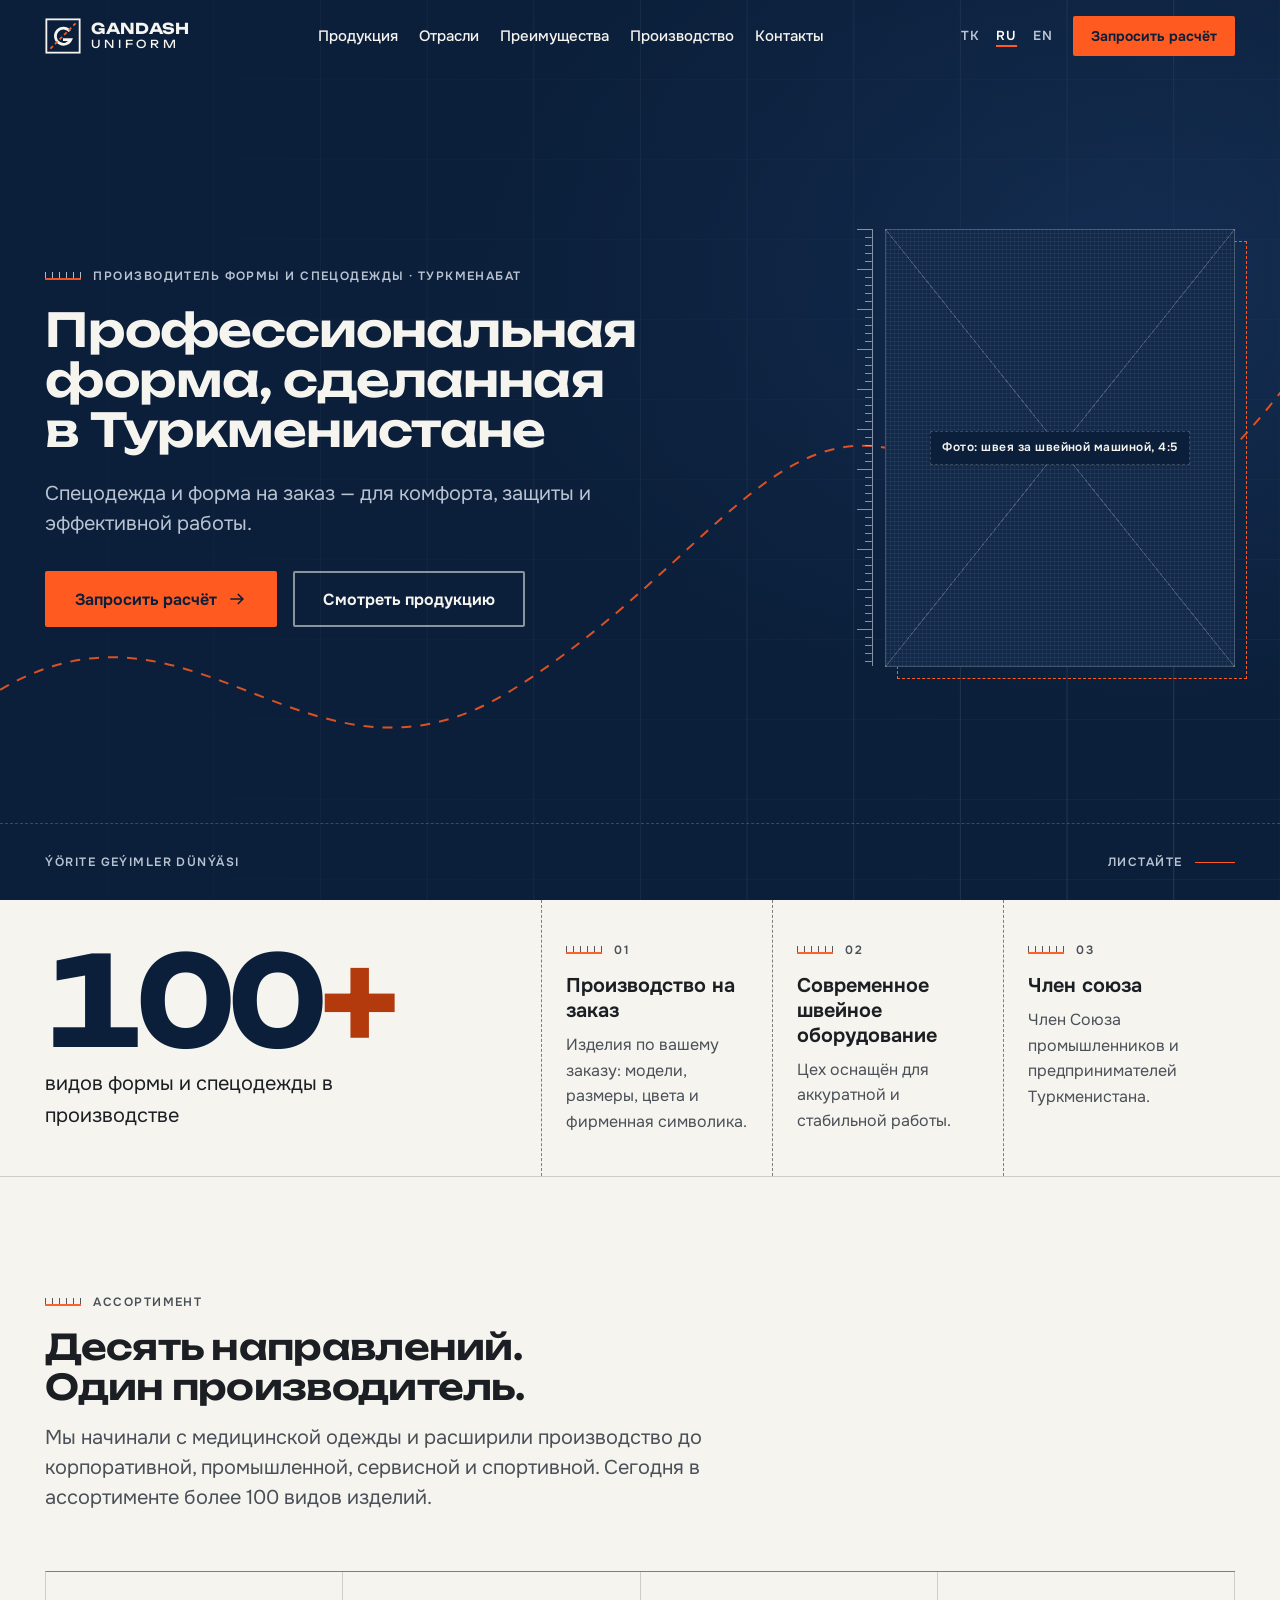
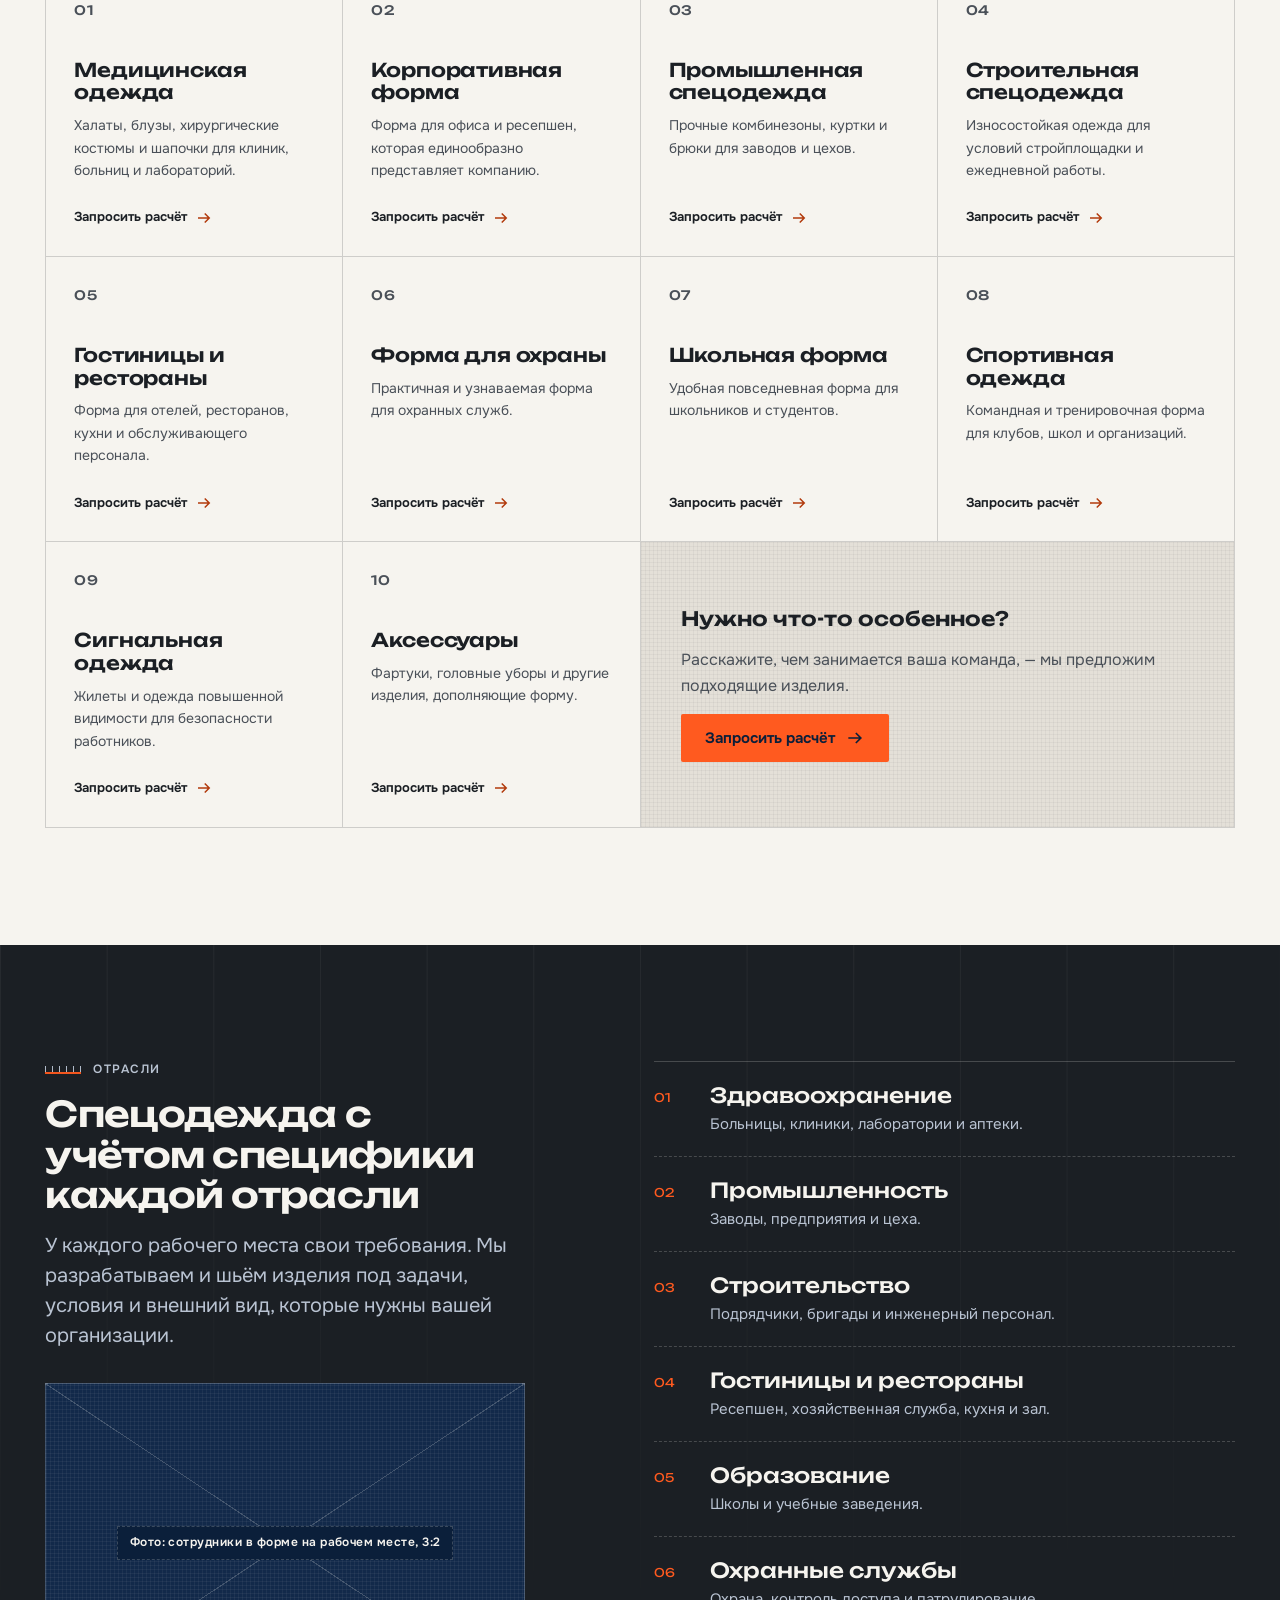
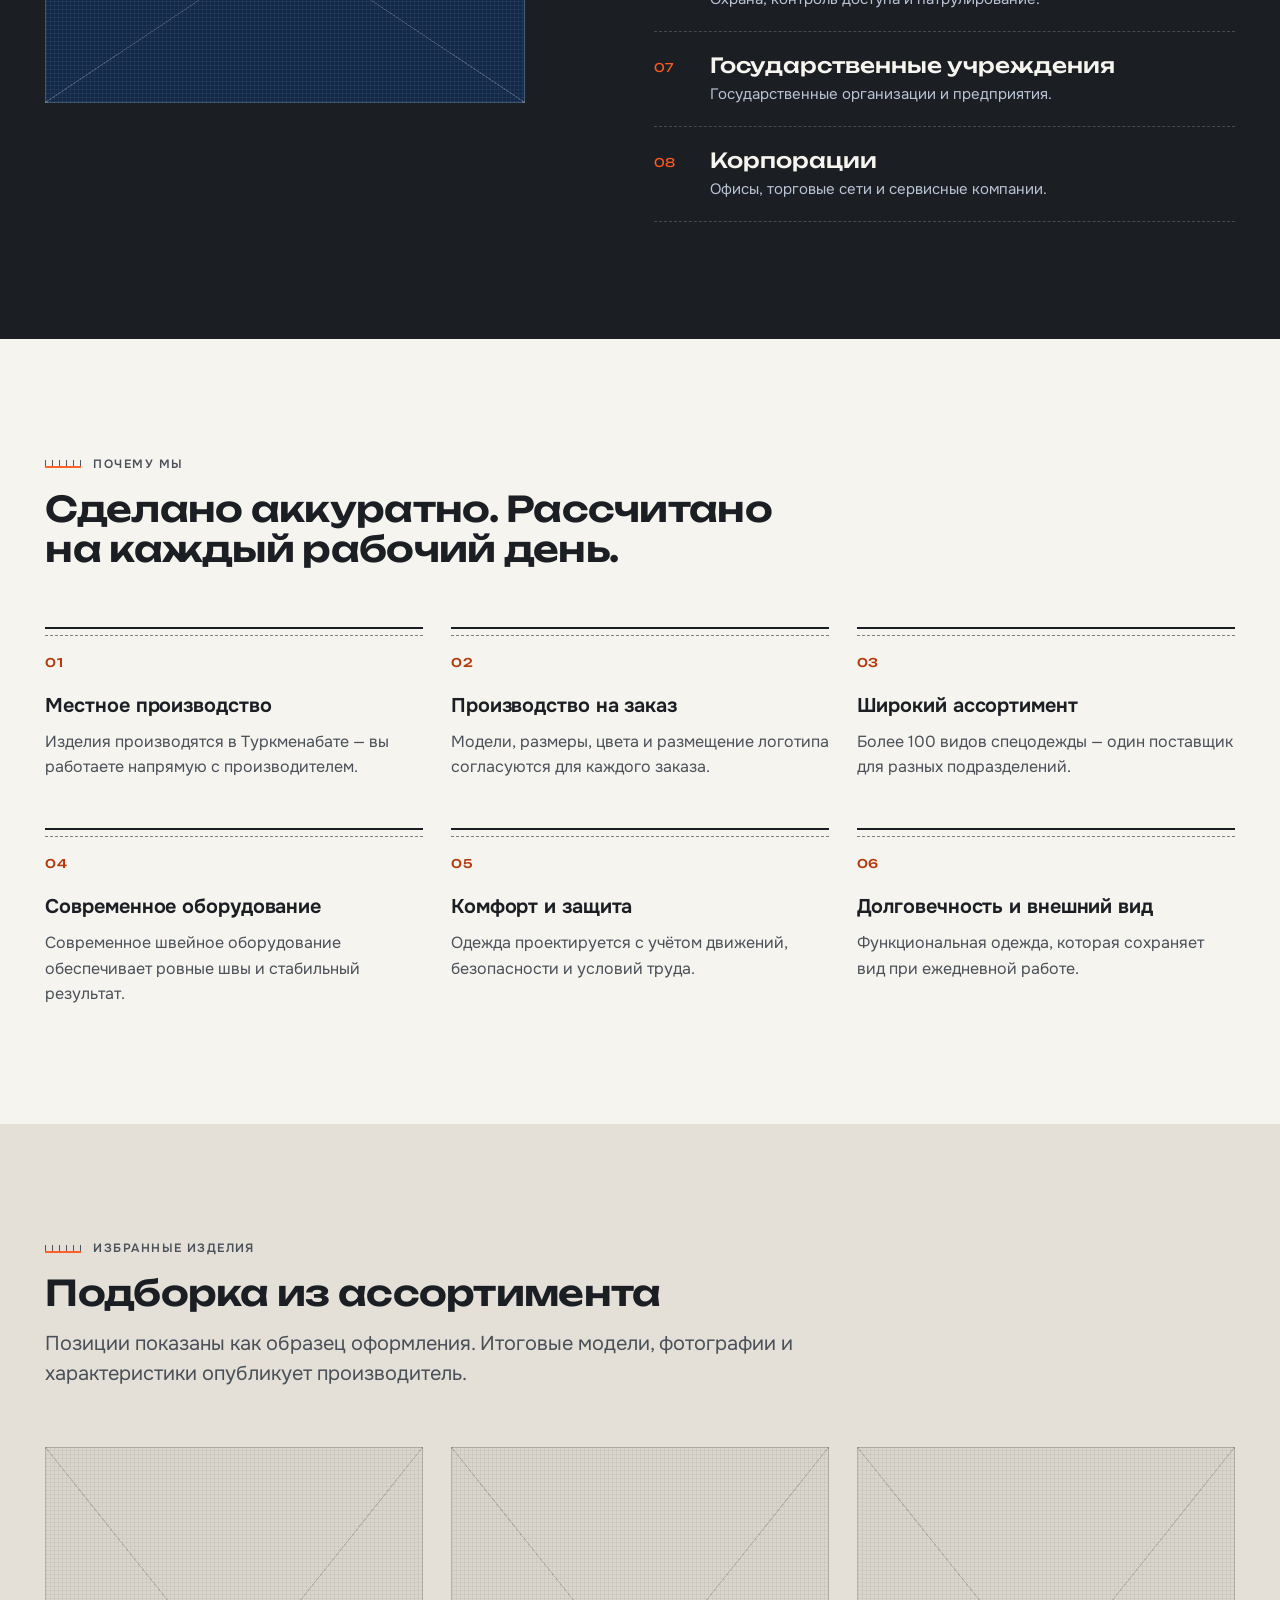
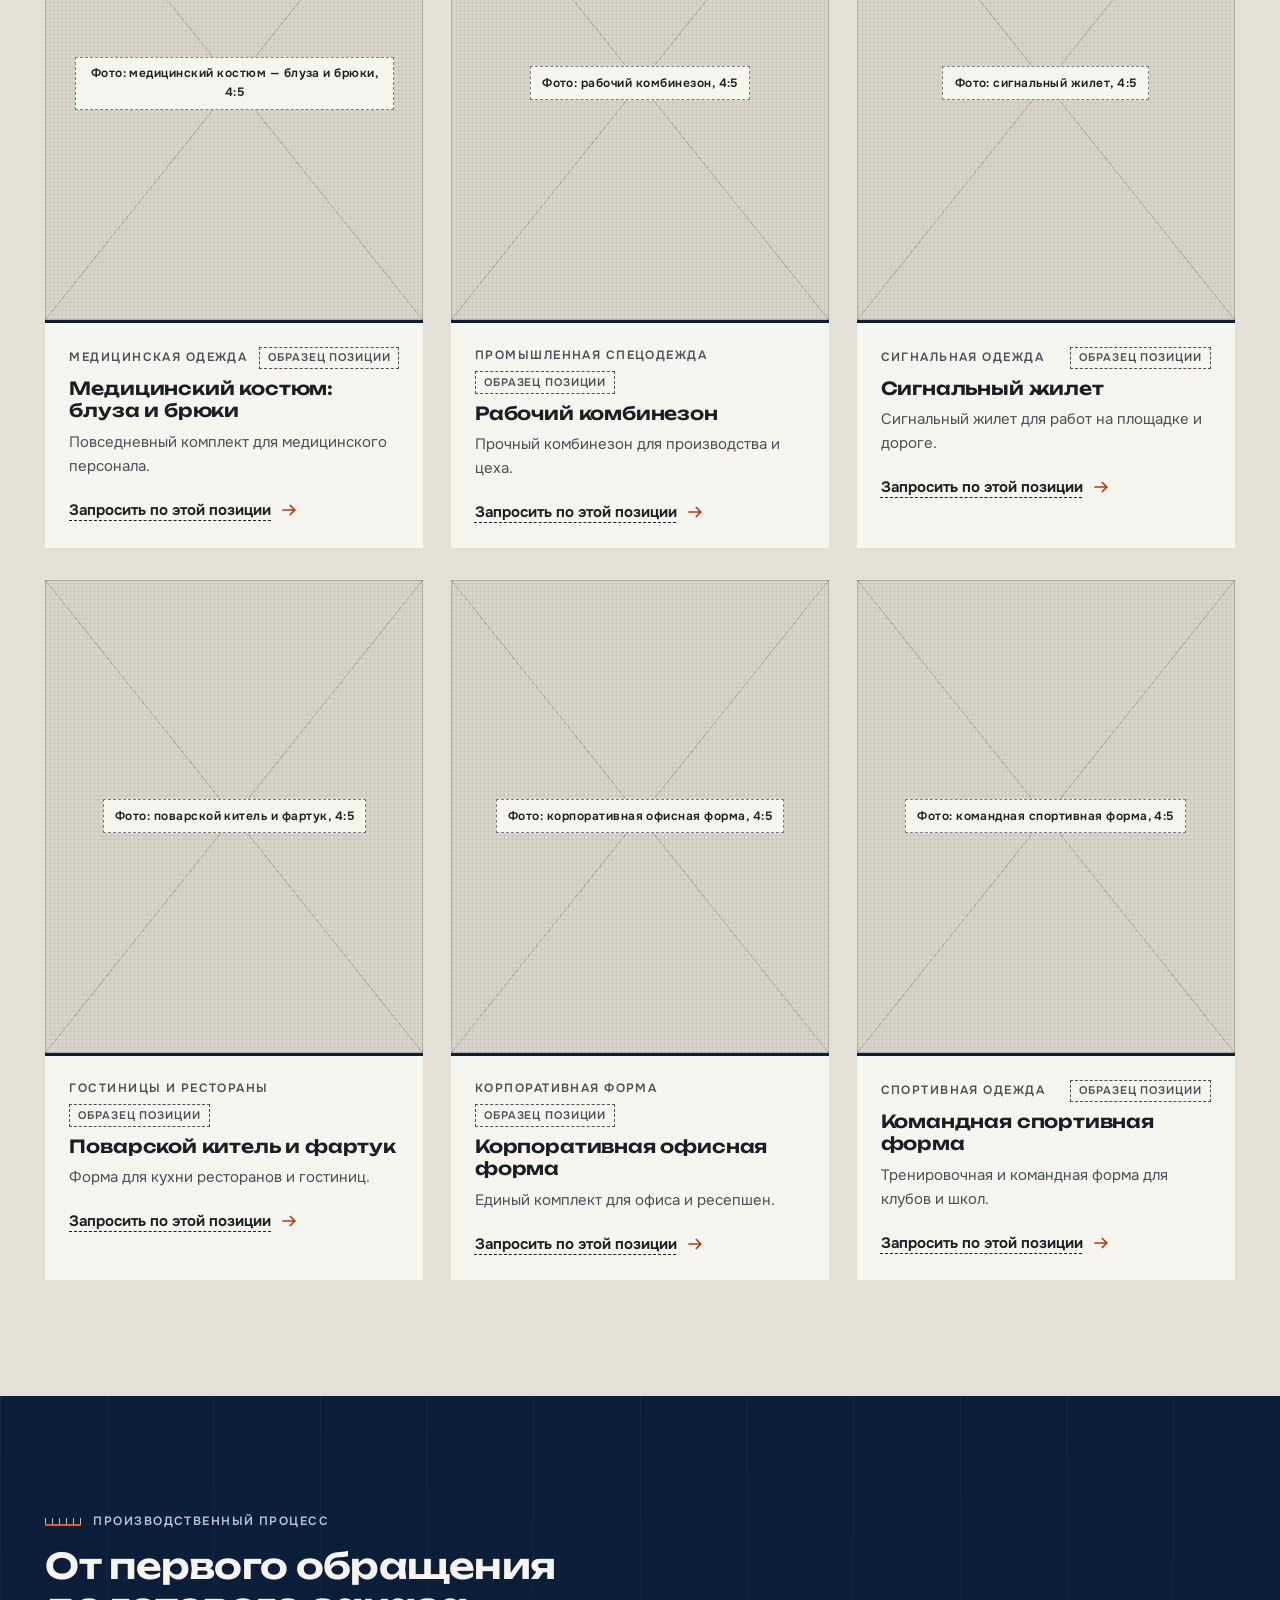
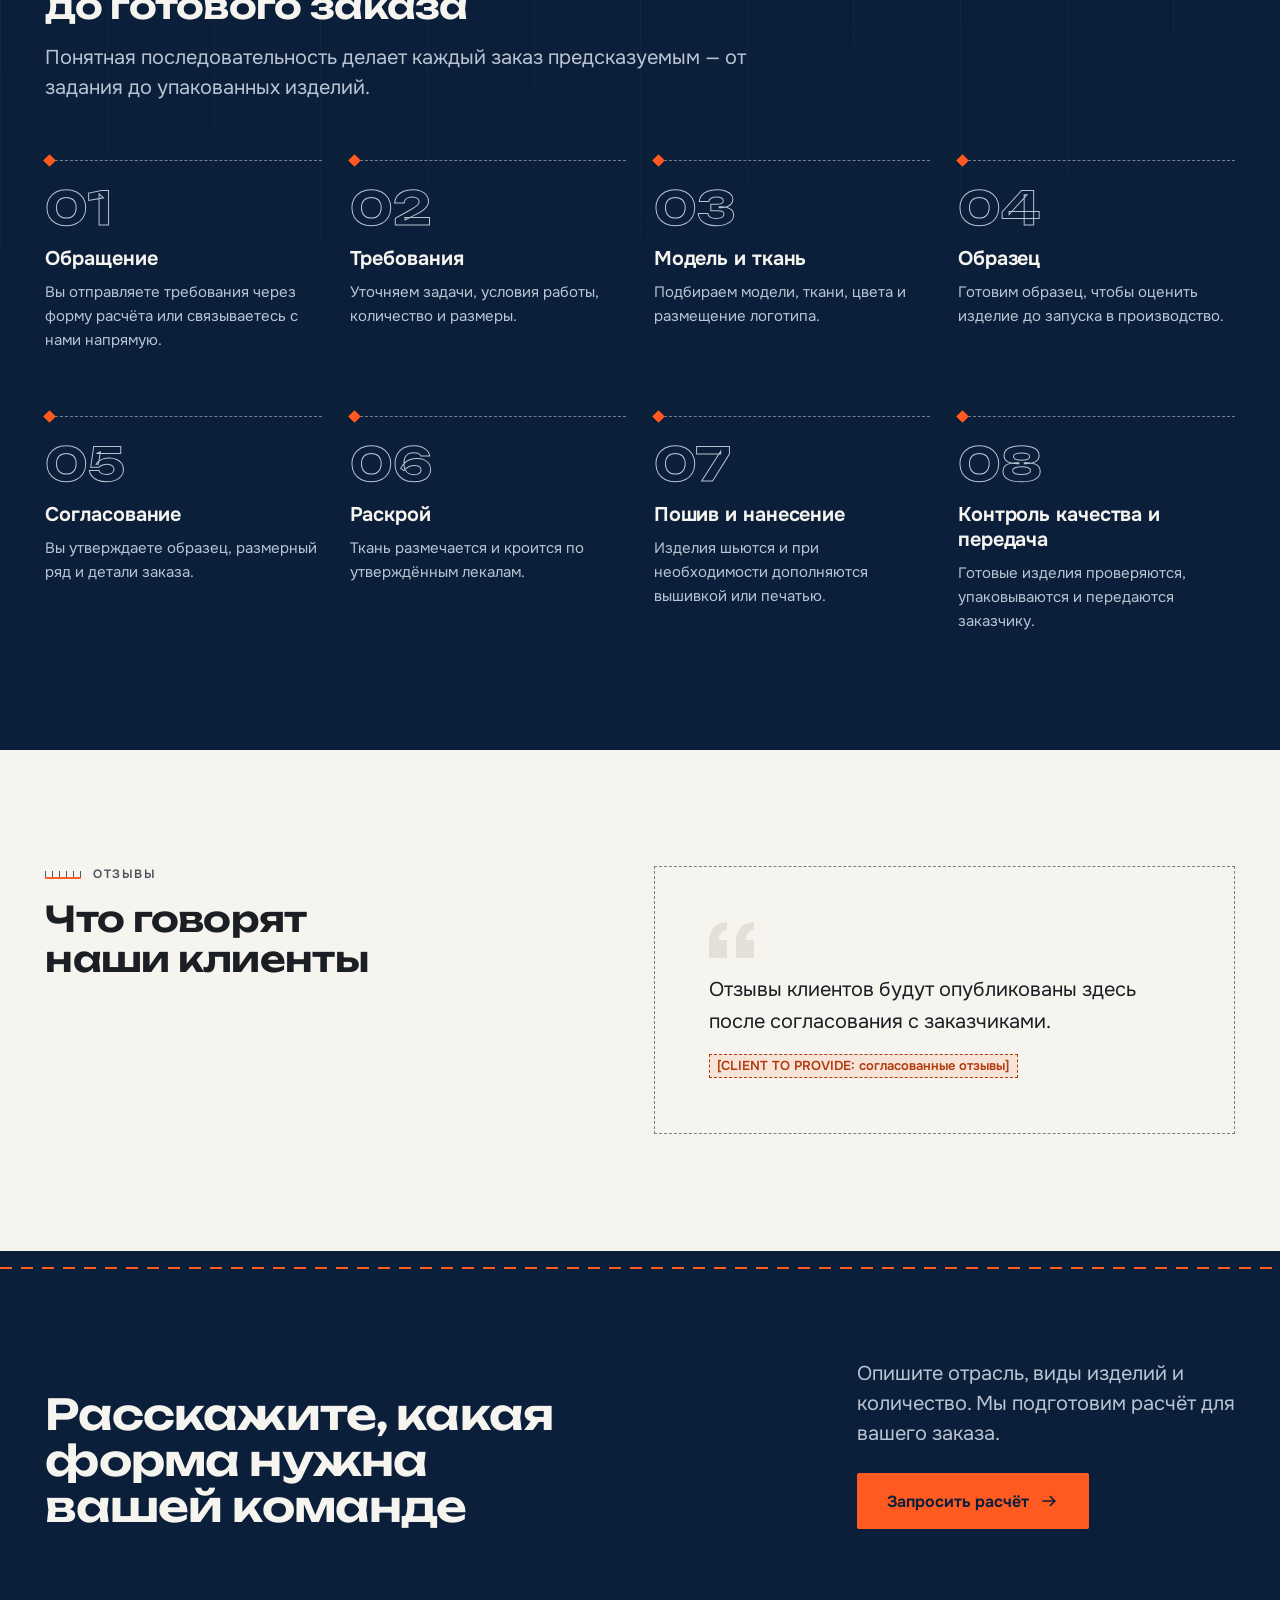
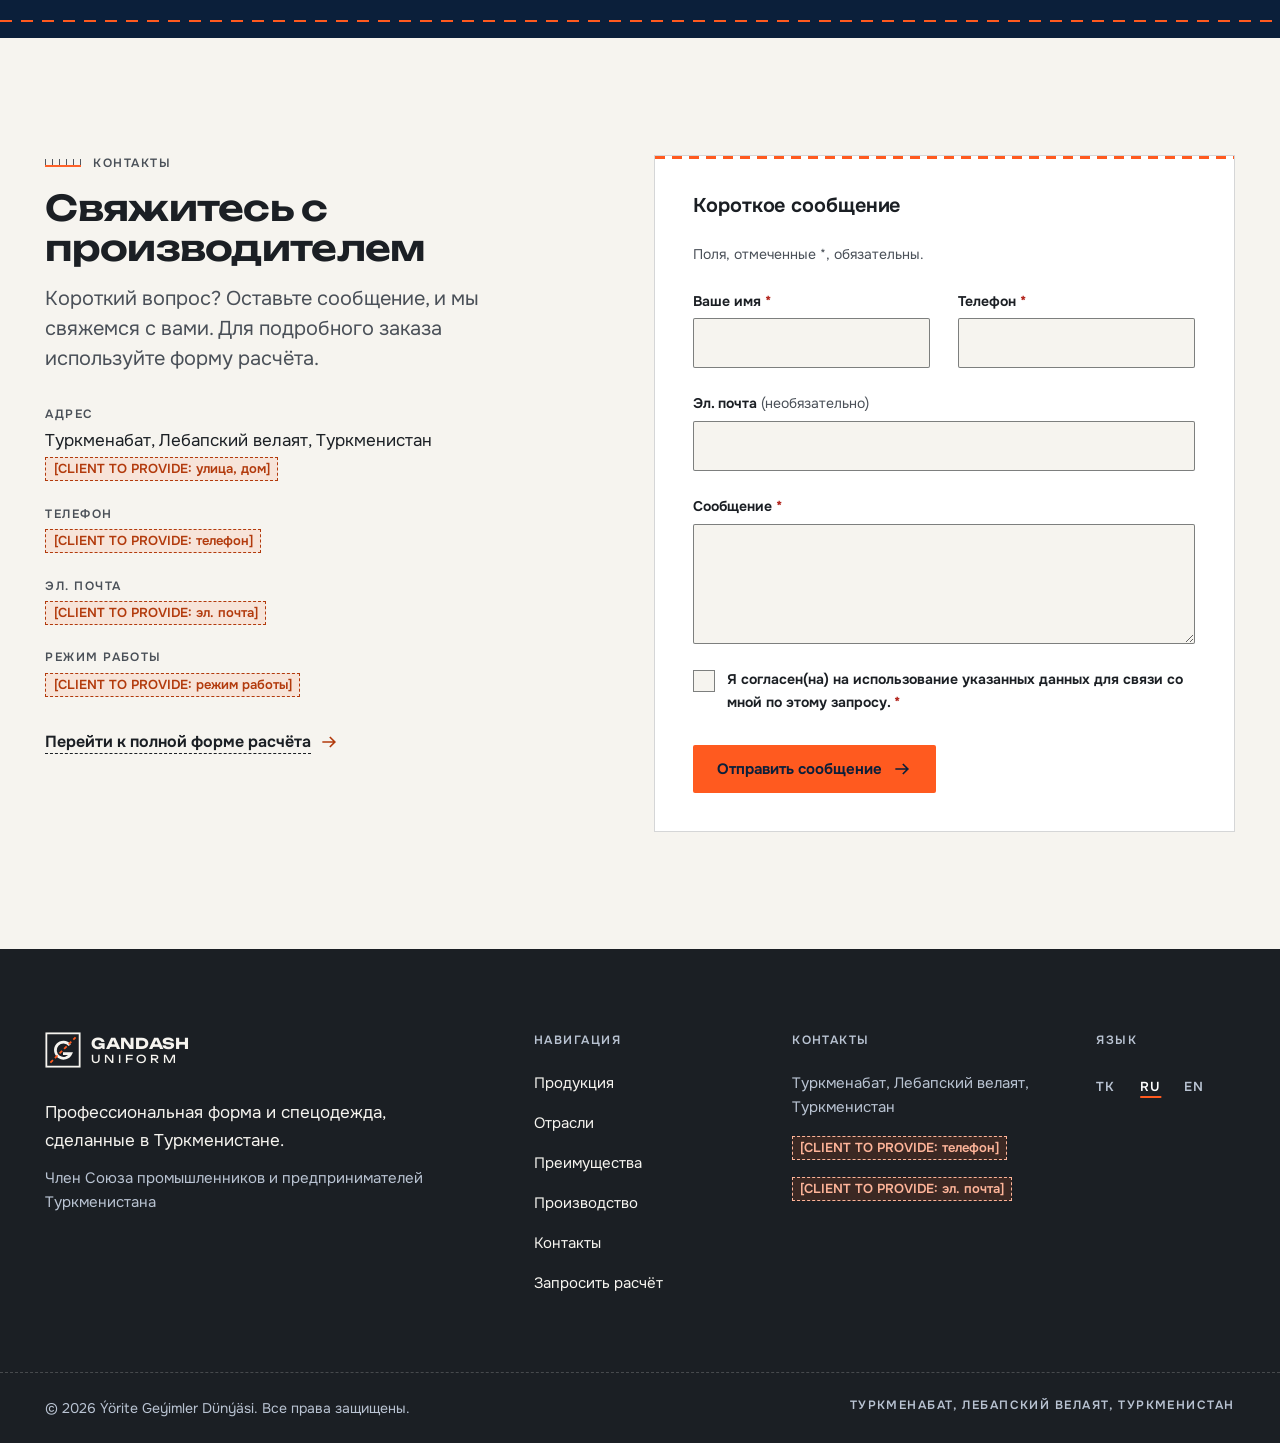
<file: ru/index.html>
<!doctype html>
<html lang="ru" class="no-js">
<head>
  <meta charset="utf-8">
  <meta name="viewport" content="width=device-width, initial-scale=1">
  <title>Gandash Uniform — профессиональная форма и спецодежда из Туркменистана</title>
  <meta name="description" content="Gandash Uniform (Ýörite Geýimler Dünýäsi) — производитель формы и спецодежды на заказ в Туркменабате: медицинская, корпоративная, промышленная, строительная, для гостиниц, охраны, школ и спорта.">
  <link rel="canonical" href="https://www.example.com/ru/">
  <link rel="alternate" hreflang="tk" href="https://www.example.com/">
  <link rel="alternate" hreflang="ru" href="https://www.example.com/ru/">
  <link rel="alternate" hreflang="en" href="https://www.example.com/en/">
  <link rel="alternate" hreflang="x-default" href="https://www.example.com/">
  <meta property="og:type" content="website">
  <meta property="og:site_name" content="Gandash Uniform">
  <meta property="og:title" content="Gandash Uniform — профессиональная форма и спецодежда из Туркменистана">
  <meta property="og:description" content="Gandash Uniform (Ýörite Geýimler Dünýäsi) — производитель формы и спецодежды на заказ в Туркменабате: медицинская, корпоративная, промышленная, строительная, для гостиниц, охраны, школ и спорта.">
  <meta property="og:url" content="https://www.example.com/ru/">
  <meta property="og:locale" content="ru_RU">
  <meta property="og:locale:alternate" content="tk_TM">
  <meta property="og:locale:alternate" content="en_US">
  <meta property="og:image" content="https://www.example.com/assets/img/og-default.png">
  <meta property="og:image:width" content="1200">
  <meta property="og:image:height" content="630">
  <meta name="twitter:card" content="summary_large_image">
  <meta name="theme-color" content="#0B1F3A">
  <link rel="icon" href="../assets/img/favicon.svg" type="image/svg+xml">
  <link rel="preload" href="../assets/fonts/unbounded-cyrillic.woff2" as="font" type="font/woff2" crossorigin>
  <link rel="preload" href="../assets/fonts/onest-cyrillic.woff2" as="font" type="font/woff2" crossorigin>
  <link rel="stylesheet" href="../css/tokens.css">
  <link rel="stylesheet" href="../css/base.css">
  <link rel="stylesheet" href="../css/components.css">
  <link rel="stylesheet" href="../css/pages.css">
  <script>
    (function (d, w) {
      var h = d.documentElement;
      h.classList.remove('no-js'); h.classList.add('js');
      var still = w.matchMedia && w.matchMedia('(prefers-reduced-motion: reduce)').matches;
      if (!still && 'IntersectionObserver' in w) {
        h.classList.add('motion');
        /* Fail-safe: if the module script never runs, reveal everything. */
        setTimeout(function () { if (!w.__guReady) h.classList.remove('motion'); }, 3500);
      }
      var q = location.search;
      if (/[?&]dev=1/.test(q) || (/^(localhost|127\.0\.0\.1)$/.test(location.hostname) && !/[?&]dev=0/.test(q))) h.setAttribute('data-dev', '');
    })(document, window);
  </script>
  <script type="module" src="../js/main.js"></script>
  <script type="application/ld+json">{"@context":"https://schema.org","@graph":[{"@type":"Organization","@id":"https://www.example.com/#organization","name":"Gandash Uniform","legalName":"Ýörite Geýimler Dünýäsi","alternateName":"Ýörite Geýimler Dünýäsi","url":"https://www.example.com/","logo":"https://www.example.com/assets/img/logo.svg","description":"Производитель профессиональной формы и спецодежды в Туркменабате, Туркменистан: медицинская, корпоративная, промышленная, строительная одежда, форма для гостиниц, охраны, школ, спортивная и сигнальная одежда, аксессуары.","memberOf":{"@type":"Organization","name":"Союз промышленников и предпринимателей Туркменистана"},"address":{"@type":"PostalAddress","addressLocality":"Türkmenabat","addressRegion":"Lebap","addressCountry":"TM"}},{"@type":"LocalBusiness","@id":"https://www.example.com/#localbusiness","name":"Gandash Uniform","legalName":"Ýörite Geýimler Dünýäsi","url":"https://www.example.com/ru/","image":"https://www.example.com/assets/img/og-default.png","description":"Производитель профессиональной формы и спецодежды в Туркменабате, Туркменистан: медицинская, корпоративная, промышленная, строительная одежда, форма для гостиниц, охраны, школ, спортивная и сигнальная одежда, аксессуары.","address":{"@type":"PostalAddress","addressLocality":"Türkmenabat","addressRegion":"Lebap","addressCountry":"TM"},"areaServed":{"@type":"Country","name":"Turkmenistan"},"knowsLanguage":["tk","ru","en"],"parentOrganization":{"@id":"https://www.example.com/#organization"}},{"@type":"WebPage","@id":"https://www.example.com/ru/#webpage","url":"https://www.example.com/ru/","name":"Gandash Uniform — профессиональная форма и спецодежда из Туркменистана","description":"Gandash Uniform (Ýörite Geýimler Dünýäsi) — производитель формы и спецодежды на заказ в Туркменабате: медицинская, корпоративная, промышленная, строительная, для гостиниц, охраны, школ и спорта.","inLanguage":"ru","about":{"@id":"https://www.example.com/#organization"}}]}</script>
</head>
<body>
  <a class="skip-link" href="#main">Перейти к содержанию</a>
  <header class="site-header" data-header>
    <div class="container site-header__inner">
      <a class="logo" href="../ru/" aria-label="Gandash Uniform — главная страница" data-placeholder-logo>
        <svg class="logo__mark" viewBox="0 0 40 40" width="36" height="36" aria-hidden="true" focusable="false">
  <rect x="1.5" y="1.5" width="37" height="37" fill="none" stroke="currentColor" stroke-width="2"/>
  <path d="M27.5 14.5a9 9 0 1 0 1.2 9.5H20" fill="none" stroke="currentColor" stroke-width="3"/>
  <path d="M6 34 34 6" fill="none" stroke="#FF5A1F" stroke-width="2" stroke-dasharray="4 3.2"/>
</svg>
        <span class="logo__word" aria-hidden="true">Gandash <span>Uniform</span></span>
      </a>
      <nav class="nav" id="site-nav" aria-label="Основная навигация">
        <ul class="nav__list">
          <li><a class="nav__link" href="#categories">Продукция</a></li>
          <li><a class="nav__link" href="#industries">Отрасли</a></li>
          <li><a class="nav__link" href="#why">Преимущества</a></li>
          <li><a class="nav__link" href="#process">Производство</a></li>
          <li><a class="nav__link" href="#contact">Контакты</a></li>
        </ul>
        <a class="btn btn--primary nav__cta" href="../ru/quote/">Запросить расчёт<svg class="icon-arrow" viewBox="0 0 24 24" width="20" height="20" aria-hidden="true" focusable="false"><path d="M4 12h15M13 6l6 6-6 6" fill="none" stroke="currentColor" stroke-width="2"/></svg></a>
      </nav>
      <div class="site-header__actions">
        <nav class="lang lang--header" aria-label="Язык"><ul class="lang__list"><li><a href="../" hreflang="tk" lang="tk" data-lang="tk" aria-label="TK — Türkmençe">TK</a></li><li><a href="../ru/" hreflang="ru" lang="ru" data-lang="ru" aria-current="true" aria-label="RU — Русский">RU</a></li><li><a href="../en/" hreflang="en" lang="en" data-lang="en" aria-label="EN — English">EN</a></li></ul></nav>
        <a class="btn btn--primary btn--sm site-header__cta" href="../ru/quote/">Запросить расчёт</a>
        <button class="menu-toggle" type="button" aria-expanded="false" aria-controls="site-nav" data-menu-toggle data-label-open="Меню" data-label-close="Закрыть меню">
          <span class="sr-only" data-menu-label>Меню</span>
          <span class="menu-toggle__bars" aria-hidden="true"><span></span><span></span></span>
        </button>
      </div>
    </div>
  </header>
  <main id="main">

    <section class="hero" id="top">
      <div class="hero__bg" aria-hidden="true">
        <svg class="hero__thread" viewBox="0 0 1600 900" preserveAspectRatio="none" focusable="false">
          <path d="M-20 700C240 560 380 820 640 690S980 380 1180 470s300 60 460-120" fill="none" stroke="#FF5A1F" stroke-width="2" stroke-dasharray="10 9" vector-effect="non-scaling-stroke"/>
        </svg>
      </div>
      <div class="container hero__grid">
        <div class="hero__copy">
          <p class="label label--light label--tick hero__label">Производитель формы и спецодежды · Туркменабат</p>
          <h1 class="hero__title" data-split><span class="w"><span class="wi">Профессиональная</span></span> <span class="w"><span class="wi">форма,</span></span> <span class="w"><span class="wi">сделанная</span></span> <span class="w"><span class="wi">в</span></span> <span class="w"><span class="wi">Туркменистане</span></span></h1>
          <p class="hero__sub">Спецодежда и форма на заказ — для комфорта, защиты и эффективной работы.</p>
          <div class="hero__cta">
            <a class="btn btn--primary btn--lg" href="../ru/quote/">Запросить расчёт<svg class="icon-arrow" viewBox="0 0 24 24" width="20" height="20" aria-hidden="true" focusable="false"><path d="M4 12h15M13 6l6 6-6 6" fill="none" stroke="currentColor" stroke-width="2"/></svg></a>
            <a class="btn btn--ghost btn--lg" href="#categories">Смотреть продукцию</a>
          </div>
        </div>
        <div class="hero__media">
          <div class="hero__ruler" aria-hidden="true"></div>
          <div class="hero__frame" data-parallax="0.08">
            <div class="ph-img ph-img--dark" style="--ratio:4/5" role="img" aria-label="Фото: швея за швейной машиной, 4:5" data-placeholder><span class="ph-img__label">Фото: швея за швейной машиной, 4:5</span></div>
          </div>
        </div>
      </div>
      <div class="container hero__foot">
        <p class="label label--light" lang="tk">Ýörite Geýimler Dünýäsi</p>
        <a class="hero__scroll label label--light" href="#stats">Листайте<span class="hero__scroll-line" aria-hidden="true"></span></a>
      </div>
    </section>

    <section class="stats" id="stats" aria-label="Ключевые факты">
      <div class="container stats__grid">
        <div class="stat stat--count" data-reveal>
          <p class="stat__num"><span data-countup="100">100</span><span class="stat__plus">+</span></p>
          <p class="stat__text">видов формы и спецодежды в производстве</p>
        </div>
        <div class="stat" data-reveal style="--i:1">
          <p class="label label--tick">01</p>
          <p class="stat__title">Производство на заказ</p>
          <p class="stat__text">Изделия по вашему заказу: модели, размеры, цвета и фирменная символика.</p>
        </div>
        <div class="stat" data-reveal style="--i:2">
          <p class="label label--tick">02</p>
          <p class="stat__title">Современное швейное оборудование</p>
          <p class="stat__text">Цех оснащён для аккуратной и стабильной работы.</p>
        </div>
        <div class="stat" data-reveal style="--i:3">
          <p class="label label--tick">03</p>
          <p class="stat__title">Член союза</p>
          <p class="stat__text">Член Союза промышленников и предпринимателей Туркменистана.</p>
        </div>
      </div>
    </section>

    <section class="section" id="categories" aria-labelledby="categories-title">
      <div class="container">
        <header class="section-head" data-reveal>
          <p class="label label--tick">Ассортимент</p>
          <h2 class="h2" id="categories-title">Десять направлений. Один производитель.</h2>
          <p class="lead">Мы начинали с медицинской одежды и расширили производство до корпоративной, промышленной, сервисной и спортивной. Сегодня в ассортименте более 100 видов изделий.</p>
        </header>
        <ul class="cat-grid" data-reveal>
          <li>
            <a class="cat-card" href="../ru/quote/?type=medical">
              <span class="cat-card__num" aria-hidden="true">01</span>
              <h3 class="cat-card__name">Медицинская одежда</h3>
              <p class="cat-card__desc">Халаты, блузы, хирургические костюмы и шапочки для клиник, больниц и лабораторий.</p>
              <span class="cat-card__more">Запросить расчёт<svg class="icon-arrow" viewBox="0 0 24 24" width="20" height="20" aria-hidden="true" focusable="false"><path d="M4 12h15M13 6l6 6-6 6" fill="none" stroke="currentColor" stroke-width="2"/></svg></span>
            </a>
          </li>
          <li>
            <a class="cat-card" href="../ru/quote/?type=corporate">
              <span class="cat-card__num" aria-hidden="true">02</span>
              <h3 class="cat-card__name">Корпоративная форма</h3>
              <p class="cat-card__desc">Форма для офиса и ресепшен, которая единообразно представляет компанию.</p>
              <span class="cat-card__more">Запросить расчёт<svg class="icon-arrow" viewBox="0 0 24 24" width="20" height="20" aria-hidden="true" focusable="false"><path d="M4 12h15M13 6l6 6-6 6" fill="none" stroke="currentColor" stroke-width="2"/></svg></span>
            </a>
          </li>
          <li>
            <a class="cat-card" href="../ru/quote/?type=industrial">
              <span class="cat-card__num" aria-hidden="true">03</span>
              <h3 class="cat-card__name">Промышленная спецодежда</h3>
              <p class="cat-card__desc">Прочные комбинезоны, куртки и брюки для заводов и цехов.</p>
              <span class="cat-card__more">Запросить расчёт<svg class="icon-arrow" viewBox="0 0 24 24" width="20" height="20" aria-hidden="true" focusable="false"><path d="M4 12h15M13 6l6 6-6 6" fill="none" stroke="currentColor" stroke-width="2"/></svg></span>
            </a>
          </li>
          <li>
            <a class="cat-card" href="../ru/quote/?type=construction">
              <span class="cat-card__num" aria-hidden="true">04</span>
              <h3 class="cat-card__name">Строительная спецодежда</h3>
              <p class="cat-card__desc">Износостойкая одежда для условий стройплощадки и ежедневной работы.</p>
              <span class="cat-card__more">Запросить расчёт<svg class="icon-arrow" viewBox="0 0 24 24" width="20" height="20" aria-hidden="true" focusable="false"><path d="M4 12h15M13 6l6 6-6 6" fill="none" stroke="currentColor" stroke-width="2"/></svg></span>
            </a>
          </li>
          <li>
            <a class="cat-card" href="../ru/quote/?type=hospitality">
              <span class="cat-card__num" aria-hidden="true">05</span>
              <h3 class="cat-card__name">Гостиницы и рестораны</h3>
              <p class="cat-card__desc">Форма для отелей, ресторанов, кухни и обслуживающего персонала.</p>
              <span class="cat-card__more">Запросить расчёт<svg class="icon-arrow" viewBox="0 0 24 24" width="20" height="20" aria-hidden="true" focusable="false"><path d="M4 12h15M13 6l6 6-6 6" fill="none" stroke="currentColor" stroke-width="2"/></svg></span>
            </a>
          </li>
          <li>
            <a class="cat-card" href="../ru/quote/?type=security">
              <span class="cat-card__num" aria-hidden="true">06</span>
              <h3 class="cat-card__name">Форма для охраны</h3>
              <p class="cat-card__desc">Практичная и узнаваемая форма для охранных служб.</p>
              <span class="cat-card__more">Запросить расчёт<svg class="icon-arrow" viewBox="0 0 24 24" width="20" height="20" aria-hidden="true" focusable="false"><path d="M4 12h15M13 6l6 6-6 6" fill="none" stroke="currentColor" stroke-width="2"/></svg></span>
            </a>
          </li>
          <li>
            <a class="cat-card" href="../ru/quote/?type=school">
              <span class="cat-card__num" aria-hidden="true">07</span>
              <h3 class="cat-card__name">Школьная форма</h3>
              <p class="cat-card__desc">Удобная повседневная форма для школьников и студентов.</p>
              <span class="cat-card__more">Запросить расчёт<svg class="icon-arrow" viewBox="0 0 24 24" width="20" height="20" aria-hidden="true" focusable="false"><path d="M4 12h15M13 6l6 6-6 6" fill="none" stroke="currentColor" stroke-width="2"/></svg></span>
            </a>
          </li>
          <li>
            <a class="cat-card" href="../ru/quote/?type=sportswear">
              <span class="cat-card__num" aria-hidden="true">08</span>
              <h3 class="cat-card__name">Спортивная одежда</h3>
              <p class="cat-card__desc">Командная и тренировочная форма для клубов, школ и организаций.</p>
              <span class="cat-card__more">Запросить расчёт<svg class="icon-arrow" viewBox="0 0 24 24" width="20" height="20" aria-hidden="true" focusable="false"><path d="M4 12h15M13 6l6 6-6 6" fill="none" stroke="currentColor" stroke-width="2"/></svg></span>
            </a>
          </li>
          <li>
            <a class="cat-card" href="../ru/quote/?type=hivis">
              <span class="cat-card__num" aria-hidden="true">09</span>
              <h3 class="cat-card__name">Сигнальная одежда</h3>
              <p class="cat-card__desc">Жилеты и одежда повышенной видимости для безопасности работников.</p>
              <span class="cat-card__more">Запросить расчёт<svg class="icon-arrow" viewBox="0 0 24 24" width="20" height="20" aria-hidden="true" focusable="false"><path d="M4 12h15M13 6l6 6-6 6" fill="none" stroke="currentColor" stroke-width="2"/></svg></span>
            </a>
          </li>
          <li>
            <a class="cat-card" href="../ru/quote/?type=accessories">
              <span class="cat-card__num" aria-hidden="true">10</span>
              <h3 class="cat-card__name">Аксессуары</h3>
              <p class="cat-card__desc">Фартуки, головные уборы и другие изделия, дополняющие форму.</p>
              <span class="cat-card__more">Запросить расчёт<svg class="icon-arrow" viewBox="0 0 24 24" width="20" height="20" aria-hidden="true" focusable="false"><path d="M4 12h15M13 6l6 6-6 6" fill="none" stroke="currentColor" stroke-width="2"/></svg></span>
            </a>
          </li>
          <li class="cat-grid__tile">
            <div class="cat-tile">
              <h3 class="cat-tile__title">Нужно что-то особенное?</h3>
              <p>Расскажите, чем занимается ваша команда, — мы предложим подходящие изделия.</p>
              <a class="btn btn--primary" href="../ru/quote/">Запросить расчёт<svg class="icon-arrow" viewBox="0 0 24 24" width="20" height="20" aria-hidden="true" focusable="false"><path d="M4 12h15M13 6l6 6-6 6" fill="none" stroke="currentColor" stroke-width="2"/></svg></a>
            </div>
          </li>
        </ul>
      </div>
    </section>

    <section class="section section--charcoal" id="industries" aria-labelledby="industries-title">
      <div class="container industries">
        <div class="industries__intro">
          <header class="section-head" data-reveal>
          <p class="label label--light label--tick">Отрасли</p>
          <h2 class="h2" id="industries-title">Спецодежда с учётом специфики каждой отрасли</h2>
          <p class="lead">У каждого рабочего места свои требования. Мы разрабатываем и шьём изделия под задачи, условия и внешний вид, которые нужны вашей организации.</p>
        </header>
          <div class="industries__media" data-reveal>
            <div class="ph-img ph-img--dark" style="--ratio:3/2" role="img" aria-label="Фото: сотрудники в форме на рабочем месте, 3:2" data-placeholder><span class="ph-img__label">Фото: сотрудники в форме на рабочем месте, 3:2</span></div>
          </div>
        </div>
        <ul class="ind-list" data-reveal>
          <li class="ind-list__item">
            <span class="ind-list__num" aria-hidden="true">01</span>
            <h3 class="ind-list__name">Здравоохранение</h3>
            <p class="ind-list__desc">Больницы, клиники, лаборатории и аптеки.</p>
          </li>
          <li class="ind-list__item">
            <span class="ind-list__num" aria-hidden="true">02</span>
            <h3 class="ind-list__name">Промышленность</h3>
            <p class="ind-list__desc">Заводы, предприятия и цеха.</p>
          </li>
          <li class="ind-list__item">
            <span class="ind-list__num" aria-hidden="true">03</span>
            <h3 class="ind-list__name">Строительство</h3>
            <p class="ind-list__desc">Подрядчики, бригады и инженерный персонал.</p>
          </li>
          <li class="ind-list__item">
            <span class="ind-list__num" aria-hidden="true">04</span>
            <h3 class="ind-list__name">Гостиницы и рестораны</h3>
            <p class="ind-list__desc">Ресепшен, хозяйственная служба, кухня и зал.</p>
          </li>
          <li class="ind-list__item">
            <span class="ind-list__num" aria-hidden="true">05</span>
            <h3 class="ind-list__name">Образование</h3>
            <p class="ind-list__desc">Школы и учебные заведения.</p>
          </li>
          <li class="ind-list__item">
            <span class="ind-list__num" aria-hidden="true">06</span>
            <h3 class="ind-list__name">Охранные службы</h3>
            <p class="ind-list__desc">Охрана, контроль доступа и патрулирование.</p>
          </li>
          <li class="ind-list__item">
            <span class="ind-list__num" aria-hidden="true">07</span>
            <h3 class="ind-list__name">Государственные учреждения</h3>
            <p class="ind-list__desc">Государственные организации и предприятия.</p>
          </li>
          <li class="ind-list__item">
            <span class="ind-list__num" aria-hidden="true">08</span>
            <h3 class="ind-list__name">Корпорации</h3>
            <p class="ind-list__desc">Офисы, торговые сети и сервисные компании.</p>
          </li>
        </ul>
      </div>
    </section>

    <section class="section" id="why" aria-labelledby="why-title">
      <div class="container">
        <header class="section-head" data-reveal>
          <p class="label label--tick">Почему мы</p>
          <h2 class="h2" id="why-title">Сделано аккуратно. Рассчитано на каждый рабочий день.</h2>
          
        </header>
        <ul class="why-grid" data-reveal>
          <li class="why-card">
            <p class="why-card__num" aria-hidden="true">01</p>
            <h3 class="h3">Местное производство</h3>
            <p>Изделия производятся в Туркменабате — вы работаете напрямую с производителем.</p>
          </li>
          <li class="why-card">
            <p class="why-card__num" aria-hidden="true">02</p>
            <h3 class="h3">Производство на заказ</h3>
            <p>Модели, размеры, цвета и размещение логотипа согласуются для каждого заказа.</p>
          </li>
          <li class="why-card">
            <p class="why-card__num" aria-hidden="true">03</p>
            <h3 class="h3">Широкий ассортимент</h3>
            <p>Более 100 видов спецодежды — один поставщик для разных подразделений.</p>
          </li>
          <li class="why-card">
            <p class="why-card__num" aria-hidden="true">04</p>
            <h3 class="h3">Современное оборудование</h3>
            <p>Современное швейное оборудование обеспечивает ровные швы и стабильный результат.</p>
          </li>
          <li class="why-card">
            <p class="why-card__num" aria-hidden="true">05</p>
            <h3 class="h3">Комфорт и защита</h3>
            <p>Одежда проектируется с учётом движений, безопасности и условий труда.</p>
          </li>
          <li class="why-card">
            <p class="why-card__num" aria-hidden="true">06</p>
            <h3 class="h3">Долговечность и внешний вид</h3>
            <p>Функциональная одежда, которая сохраняет вид при ежедневной работе.</p>
          </li>
        </ul>
      </div>
    </section>

    <section class="section section--sand" id="featured" aria-labelledby="featured-title">
      <div class="container">
        <header class="section-head" data-reveal>
          <p class="label label--tick">Избранные изделия</p>
          <h2 class="h2" id="featured-title">Подборка из ассортимента</h2>
          <p class="lead">Позиции показаны как образец оформления. Итоговые модели, фотографии и характеристики опубликует производитель.</p>
        </header>
        <ul class="prod-grid" data-products="featured" data-quote-url="../ru/quote/" data-reveal>
<li class="prod-card">
  <article class="prod-card__inner">
    <div class="prod-card__media"><div class="ph-img" style="--ratio:4/5" role="img" aria-label="Фото: медицинский костюм — блуза и брюки, 4:5" data-placeholder><span class="ph-img__label">Фото: медицинский костюм — блуза и брюки, 4:5</span></div></div>
    <div class="prod-card__body">
      <p class="label prod-card__meta"><span>Медицинская одежда</span><span class="tag" data-placeholder>Образец позиции</span></p>
      <h3 class="prod-card__name">Медицинский костюм: блуза и брюки</h3>
      <p class="prod-card__sum">Повседневный комплект для медицинского персонала.</p>
      <a class="link-arrow prod-card__link" href="../ru/quote/?type=medical">Запросить по этой позиции<svg class="icon-arrow" viewBox="0 0 24 24" width="20" height="20" aria-hidden="true" focusable="false"><path d="M4 12h15M13 6l6 6-6 6" fill="none" stroke="currentColor" stroke-width="2"/></svg></a>
    </div>
  </article>
</li>
<li class="prod-card">
  <article class="prod-card__inner">
    <div class="prod-card__media"><div class="ph-img" style="--ratio:4/5" role="img" aria-label="Фото: рабочий комбинезон, 4:5" data-placeholder><span class="ph-img__label">Фото: рабочий комбинезон, 4:5</span></div></div>
    <div class="prod-card__body">
      <p class="label prod-card__meta"><span>Промышленная спецодежда</span><span class="tag" data-placeholder>Образец позиции</span></p>
      <h3 class="prod-card__name">Рабочий комбинезон</h3>
      <p class="prod-card__sum">Прочный комбинезон для производства и цеха.</p>
      <a class="link-arrow prod-card__link" href="../ru/quote/?type=industrial">Запросить по этой позиции<svg class="icon-arrow" viewBox="0 0 24 24" width="20" height="20" aria-hidden="true" focusable="false"><path d="M4 12h15M13 6l6 6-6 6" fill="none" stroke="currentColor" stroke-width="2"/></svg></a>
    </div>
  </article>
</li>
<li class="prod-card">
  <article class="prod-card__inner">
    <div class="prod-card__media"><div class="ph-img" style="--ratio:4/5" role="img" aria-label="Фото: сигнальный жилет, 4:5" data-placeholder><span class="ph-img__label">Фото: сигнальный жилет, 4:5</span></div></div>
    <div class="prod-card__body">
      <p class="label prod-card__meta"><span>Сигнальная одежда</span><span class="tag" data-placeholder>Образец позиции</span></p>
      <h3 class="prod-card__name">Сигнальный жилет</h3>
      <p class="prod-card__sum">Сигнальный жилет для работ на площадке и дороге.</p>
      <a class="link-arrow prod-card__link" href="../ru/quote/?type=hivis">Запросить по этой позиции<svg class="icon-arrow" viewBox="0 0 24 24" width="20" height="20" aria-hidden="true" focusable="false"><path d="M4 12h15M13 6l6 6-6 6" fill="none" stroke="currentColor" stroke-width="2"/></svg></a>
    </div>
  </article>
</li>
<li class="prod-card">
  <article class="prod-card__inner">
    <div class="prod-card__media"><div class="ph-img" style="--ratio:4/5" role="img" aria-label="Фото: поварской китель и фартук, 4:5" data-placeholder><span class="ph-img__label">Фото: поварской китель и фартук, 4:5</span></div></div>
    <div class="prod-card__body">
      <p class="label prod-card__meta"><span>Гостиницы и рестораны</span><span class="tag" data-placeholder>Образец позиции</span></p>
      <h3 class="prod-card__name">Поварской китель и фартук</h3>
      <p class="prod-card__sum">Форма для кухни ресторанов и гостиниц.</p>
      <a class="link-arrow prod-card__link" href="../ru/quote/?type=hospitality">Запросить по этой позиции<svg class="icon-arrow" viewBox="0 0 24 24" width="20" height="20" aria-hidden="true" focusable="false"><path d="M4 12h15M13 6l6 6-6 6" fill="none" stroke="currentColor" stroke-width="2"/></svg></a>
    </div>
  </article>
</li>
<li class="prod-card">
  <article class="prod-card__inner">
    <div class="prod-card__media"><div class="ph-img" style="--ratio:4/5" role="img" aria-label="Фото: корпоративная офисная форма, 4:5" data-placeholder><span class="ph-img__label">Фото: корпоративная офисная форма, 4:5</span></div></div>
    <div class="prod-card__body">
      <p class="label prod-card__meta"><span>Корпоративная форма</span><span class="tag" data-placeholder>Образец позиции</span></p>
      <h3 class="prod-card__name">Корпоративная офисная форма</h3>
      <p class="prod-card__sum">Единый комплект для офиса и ресепшен.</p>
      <a class="link-arrow prod-card__link" href="../ru/quote/?type=corporate">Запросить по этой позиции<svg class="icon-arrow" viewBox="0 0 24 24" width="20" height="20" aria-hidden="true" focusable="false"><path d="M4 12h15M13 6l6 6-6 6" fill="none" stroke="currentColor" stroke-width="2"/></svg></a>
    </div>
  </article>
</li>
<li class="prod-card">
  <article class="prod-card__inner">
    <div class="prod-card__media"><div class="ph-img" style="--ratio:4/5" role="img" aria-label="Фото: командная спортивная форма, 4:5" data-placeholder><span class="ph-img__label">Фото: командная спортивная форма, 4:5</span></div></div>
    <div class="prod-card__body">
      <p class="label prod-card__meta"><span>Спортивная одежда</span><span class="tag" data-placeholder>Образец позиции</span></p>
      <h3 class="prod-card__name">Командная спортивная форма</h3>
      <p class="prod-card__sum">Тренировочная и командная форма для клубов и школ.</p>
      <a class="link-arrow prod-card__link" href="../ru/quote/?type=sportswear">Запросить по этой позиции<svg class="icon-arrow" viewBox="0 0 24 24" width="20" height="20" aria-hidden="true" focusable="false"><path d="M4 12h15M13 6l6 6-6 6" fill="none" stroke="currentColor" stroke-width="2"/></svg></a>
    </div>
  </article>
</li>
        </ul>
      </div>
    </section>

    <section class="section section--navy" id="process" aria-labelledby="process-title">
      <div class="container">
        <header class="section-head" data-reveal>
          <p class="label label--light label--tick">Производственный процесс</p>
          <h2 class="h2" id="process-title">От первого обращения до готового заказа</h2>
          <p class="lead">Понятная последовательность делает каждый заказ предсказуемым — от задания до упакованных изделий.</p>
        </header>
        <ol class="steps" data-reveal>
          <li class="step">
            <p class="step__num" aria-hidden="true">01</p>
            <h3 class="h3">Обращение</h3>
            <p>Вы отправляете требования через форму расчёта или связываетесь с нами напрямую.</p>
          </li>
          <li class="step">
            <p class="step__num" aria-hidden="true">02</p>
            <h3 class="h3">Требования</h3>
            <p>Уточняем задачи, условия работы, количество и размеры.</p>
          </li>
          <li class="step">
            <p class="step__num" aria-hidden="true">03</p>
            <h3 class="h3">Модель и ткань</h3>
            <p>Подбираем модели, ткани, цвета и размещение логотипа.</p>
          </li>
          <li class="step">
            <p class="step__num" aria-hidden="true">04</p>
            <h3 class="h3">Образец</h3>
            <p>Готовим образец, чтобы оценить изделие до запуска в производство.</p>
          </li>
          <li class="step">
            <p class="step__num" aria-hidden="true">05</p>
            <h3 class="h3">Согласование</h3>
            <p>Вы утверждаете образец, размерный ряд и детали заказа.</p>
          </li>
          <li class="step">
            <p class="step__num" aria-hidden="true">06</p>
            <h3 class="h3">Раскрой</h3>
            <p>Ткань размечается и кроится по утверждённым лекалам.</p>
          </li>
          <li class="step">
            <p class="step__num" aria-hidden="true">07</p>
            <h3 class="h3">Пошив и нанесение</h3>
            <p>Изделия шьются и при необходимости дополняются вышивкой или печатью.</p>
          </li>
          <li class="step">
            <p class="step__num" aria-hidden="true">08</p>
            <h3 class="h3">Контроль качества и передача</h3>
            <p>Готовые изделия проверяются, упаковываются и передаются заказчику.</p>
          </li>
        </ol>
      </div>
    </section>

    <section class="section" id="testimonials" aria-labelledby="testimonials-title">
      <div class="container testimonials">
        <header class="section-head" data-reveal>
          <p class="label label--tick">Отзывы</p>
          <h2 class="h2" id="testimonials-title">Что говорят наши клиенты</h2>
          
        </header>
        <div class="testimonial-ph" data-reveal data-placeholder>
          <svg viewBox="0 0 48 36" width="48" height="36" aria-hidden="true" focusable="false"><path d="M0 36V20C0 8 6 1 18 0v8c-6 1-8 5-8 10h8v18Zm27 0V20C27 8 33 1 45 0v8c-6 1-8 5-8 10h8v18Z" fill="currentColor"/></svg>
          <p class="testimonial-ph__text">Отзывы клиентов будут опубликованы здесь после согласования с заказчиками.</p>
          <p class="ph-tag">[CLIENT TO PROVIDE: согласованные отзывы]</p>
        </div>
      </div>
    </section>

    <section class="cta-band" aria-labelledby="cta-title">
      <div class="container cta-band__inner" data-reveal>
        <h2 class="cta-band__title" id="cta-title">Расскажите, какая форма нужна вашей команде</h2>
        <div class="cta-band__side">
          <p class="lead">Опишите отрасль, виды изделий и количество. Мы подготовим расчёт для вашего заказа.</p>
          <a class="btn btn--primary btn--lg" href="../ru/quote/">Запросить расчёт<svg class="icon-arrow" viewBox="0 0 24 24" width="20" height="20" aria-hidden="true" focusable="false"><path d="M4 12h15M13 6l6 6-6 6" fill="none" stroke="currentColor" stroke-width="2"/></svg></a>
        </div>
      </div>
    </section>

    <section class="section" id="contact" aria-labelledby="contact-title">
      <div class="container contact">
        <div class="contact__info">
          <header class="section-head" data-reveal>
          <p class="label label--tick">Контакты</p>
          <h2 class="h2" id="contact-title">Свяжитесь с производителем</h2>
          <p class="lead">Короткий вопрос? Оставьте сообщение, и мы свяжемся с вами. Для подробного заказа используйте форму расчёта.</p>
        </header>
          <dl class="contact-list ">
          <div><dt class="label">Адрес</dt><dd>Туркменабат, Лебапский велаят, Туркменистан<br><span class="ph-tag" data-placeholder>[CLIENT TO PROVIDE: улица, дом]</span></dd></div>
          <div><dt class="label">Телефон</dt><dd><span class="ph-tag" data-placeholder>[CLIENT TO PROVIDE: телефон]</span></dd></div>
          <div><dt class="label">Эл. почта</dt><dd><span class="ph-tag" data-placeholder>[CLIENT TO PROVIDE: эл. почта]</span></dd></div>
          <div><dt class="label">Режим работы</dt><dd><span class="ph-tag" data-placeholder>[CLIENT TO PROVIDE: режим работы]</span></dd></div>
        </dl>
          <a class="link-arrow" href="../ru/quote/">Перейти к полной форме расчёта<svg class="icon-arrow" viewBox="0 0 24 24" width="20" height="20" aria-hidden="true" focusable="false"><path d="M4 12h15M13 6l6 6-6 6" fill="none" stroke="currentColor" stroke-width="2"/></svg></a>
        </div>
        <div class="contact__form panel" data-reveal>
          <h3 class="h3 panel__title">Короткое сообщение</h3>
          <div class="form-wrap" data-form-wrap>
        <form class="form" data-form="contact" method="post" action="#">
          <p class="form__note">Поля, отмеченные *, обязательны.</p>
          <p class="form__alert" data-form-alert role="alert" tabindex="-1" hidden></p>
          <div class="form__grid">
          <div class="field" data-field>
            <label for="c-name">Ваше имя <span class="req" aria-hidden="true">*</span></label>
            <input id="c-name" name="name" required aria-describedby="c-name-err" type="text" autocomplete="name">
            
            <p class="field__error" id="c-name-err" data-error hidden></p>
          </div>
          <div class="field" data-field>
            <label for="c-phone">Телефон <span class="req" aria-hidden="true">*</span></label>
            <input id="c-phone" name="phone" required aria-describedby="c-phone-err" type="tel" autocomplete="tel" inputmode="tel">
            
            <p class="field__error" id="c-phone-err" data-error hidden></p>
          </div>
          <div class="field field--wide" data-field>
            <label for="c-email">Эл. почта <span class="opt">(необязательно)</span></label>
            <input id="c-email" name="email" aria-describedby="c-email-err" type="email" autocomplete="email">
            
            <p class="field__error" id="c-email-err" data-error hidden></p>
          </div>
          <div class="field field--wide" data-field>
            <label for="c-message">Сообщение <span class="req" aria-hidden="true">*</span></label>
            <textarea id="c-message" name="message" required aria-describedby="c-message-err" rows="4" maxlength="2000"></textarea>
            
            <p class="field__error" id="c-message-err" data-error hidden></p>
          </div>
          <div class="field field--wide field--check" data-field>
            <label class="check" for="c-consent">
              <input id="c-consent" name="consent" type="checkbox" value="yes" required aria-describedby="c-consent-err">
              <span class="check__box" aria-hidden="true"></span>
              <span>Я согласен(на) на использование указанных данных для связи со мной по этому запросу. <span class="req" aria-hidden="true">*</span></span>
            </label>
            <p class="field__error" id="c-consent-err" data-error hidden></p>
          </div>
          </div>
          <div class="hp" aria-hidden="true">
            <label for="contact-website">Website</label>
            <input id="contact-website" name="website" type="text" tabindex="-1" autocomplete="off">
          </div>
          <noscript><p class="form__alert">Для отправки формы требуется JavaScript. Включите его или свяжитесь с нами напрямую.</p></noscript>
          <div class="form__actions">
            <button class="btn btn--primary" type="submit" data-submit><span data-submit-label>Отправить сообщение</span><svg class="icon-arrow" viewBox="0 0 24 24" width="20" height="20" aria-hidden="true" focusable="false"><path d="M4 12h15M13 6l6 6-6 6" fill="none" stroke="currentColor" stroke-width="2"/></svg></button>
          </div>
        </form>
        <div class="form-success" data-form-success tabindex="-1" hidden>
          <svg class="form-success__icon" viewBox="0 0 48 48" width="48" height="48" aria-hidden="true" focusable="false"><circle cx="24" cy="24" r="22" fill="none" stroke="currentColor" stroke-width="2" stroke-dasharray="5 4"/><path d="m14 25 7 7 13-15" fill="none" stroke="#FF5A1F" stroke-width="3.5"/></svg>
          <h3 class="h3" data-success-title>Спасибо — ваше сообщение отправлено</h3>
          <p data-success-text>Мы свяжемся с вами по указанным контактным данным.</p>
          <button class="btn btn--outline" type="button" data-form-reset>Отправить ещё один запрос</button>
        </div>
      </div>
        </div>
      </div>
    </section>

  </main>

  <footer class="site-footer">
    <div class="container site-footer__grid">
      <div class="site-footer__brand">
        <a class="logo" href="../ru/" aria-label="Gandash Uniform — главная страница">
          <svg class="logo__mark" viewBox="0 0 40 40" width="36" height="36" aria-hidden="true" focusable="false">
  <rect x="1.5" y="1.5" width="37" height="37" fill="none" stroke="currentColor" stroke-width="2"/>
  <path d="M27.5 14.5a9 9 0 1 0 1.2 9.5H20" fill="none" stroke="currentColor" stroke-width="3"/>
  <path d="M6 34 34 6" fill="none" stroke="#FF5A1F" stroke-width="2" stroke-dasharray="4 3.2"/>
</svg>
          <span class="logo__word" aria-hidden="true">Gandash <span>Uniform</span></span>
        </a>
        <p class="site-footer__tagline">Профессиональная форма и спецодежда, сделанные в Туркменистане.</p>
        <p class="site-footer__member">Член Союза промышленников и предпринимателей Туркменистана</p>
      </div>
      <nav class="site-footer__col" aria-label="Навигация">
        <h2 class="label">Навигация</h2>
        <ul><li><a href="#categories">Продукция</a></li><li><a href="#industries">Отрасли</a></li><li><a href="#why">Преимущества</a></li><li><a href="#process">Производство</a></li><li><a href="#contact">Контакты</a></li><li><a href="../ru/quote/">Запросить расчёт</a></li></ul>
      </nav>
      <div class="site-footer__col">
        <h2 class="label">Контакты</h2>
        <ul>
          <li>Туркменабат, Лебапский велаят, Туркменистан</li>
          <li><span class="ph-tag" data-placeholder>[CLIENT TO PROVIDE: телефон]</span></li>
          <li><span class="ph-tag" data-placeholder>[CLIENT TO PROVIDE: эл. почта]</span></li>
        </ul>
      </div>
      <div class="site-footer__col">
        <h2 class="label">Язык</h2>
        <nav class="lang lang--footer" aria-label="Язык"><ul class="lang__list"><li><a href="../" hreflang="tk" lang="tk" data-lang="tk" aria-label="TK — Türkmençe">TK</a></li><li><a href="../ru/" hreflang="ru" lang="ru" data-lang="ru" aria-current="true" aria-label="RU — Русский">RU</a></li><li><a href="../en/" hreflang="en" lang="en" data-lang="en" aria-label="EN — English">EN</a></li></ul></nav>
      </div>
    </div>
    <div class="container site-footer__bottom">
      <p>© 2026 <span lang="tk">Ýörite Geýimler Dünýäsi</span>. Все права защищены.</p>
      <p class="label">Туркменабат, Лебапский велаят, Туркменистан</p>
    </div>
  </footer>
  <p class="dev-badge" data-dev-badge hidden><strong data-dev-count>0</strong> заполнителей на странице — см. PLACEHOLDERS.md</p>
</body>
</html>
</file>
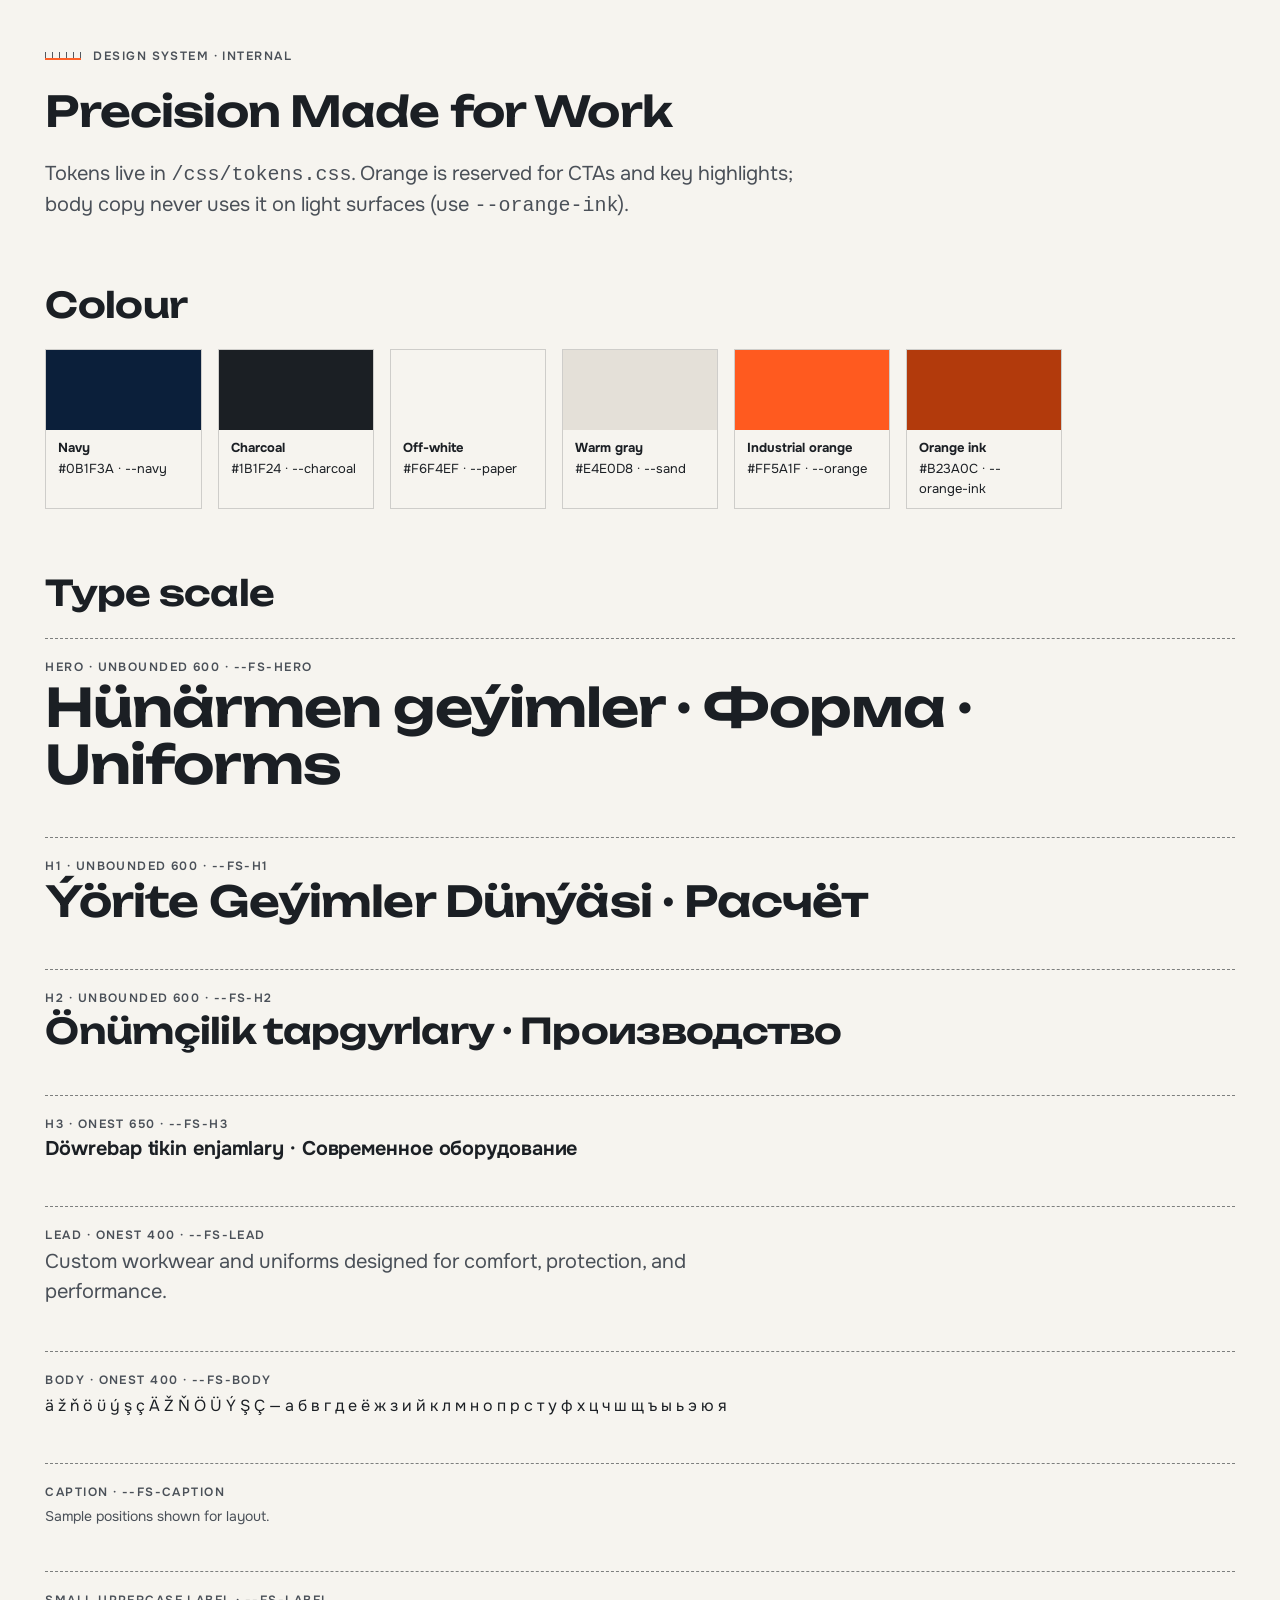
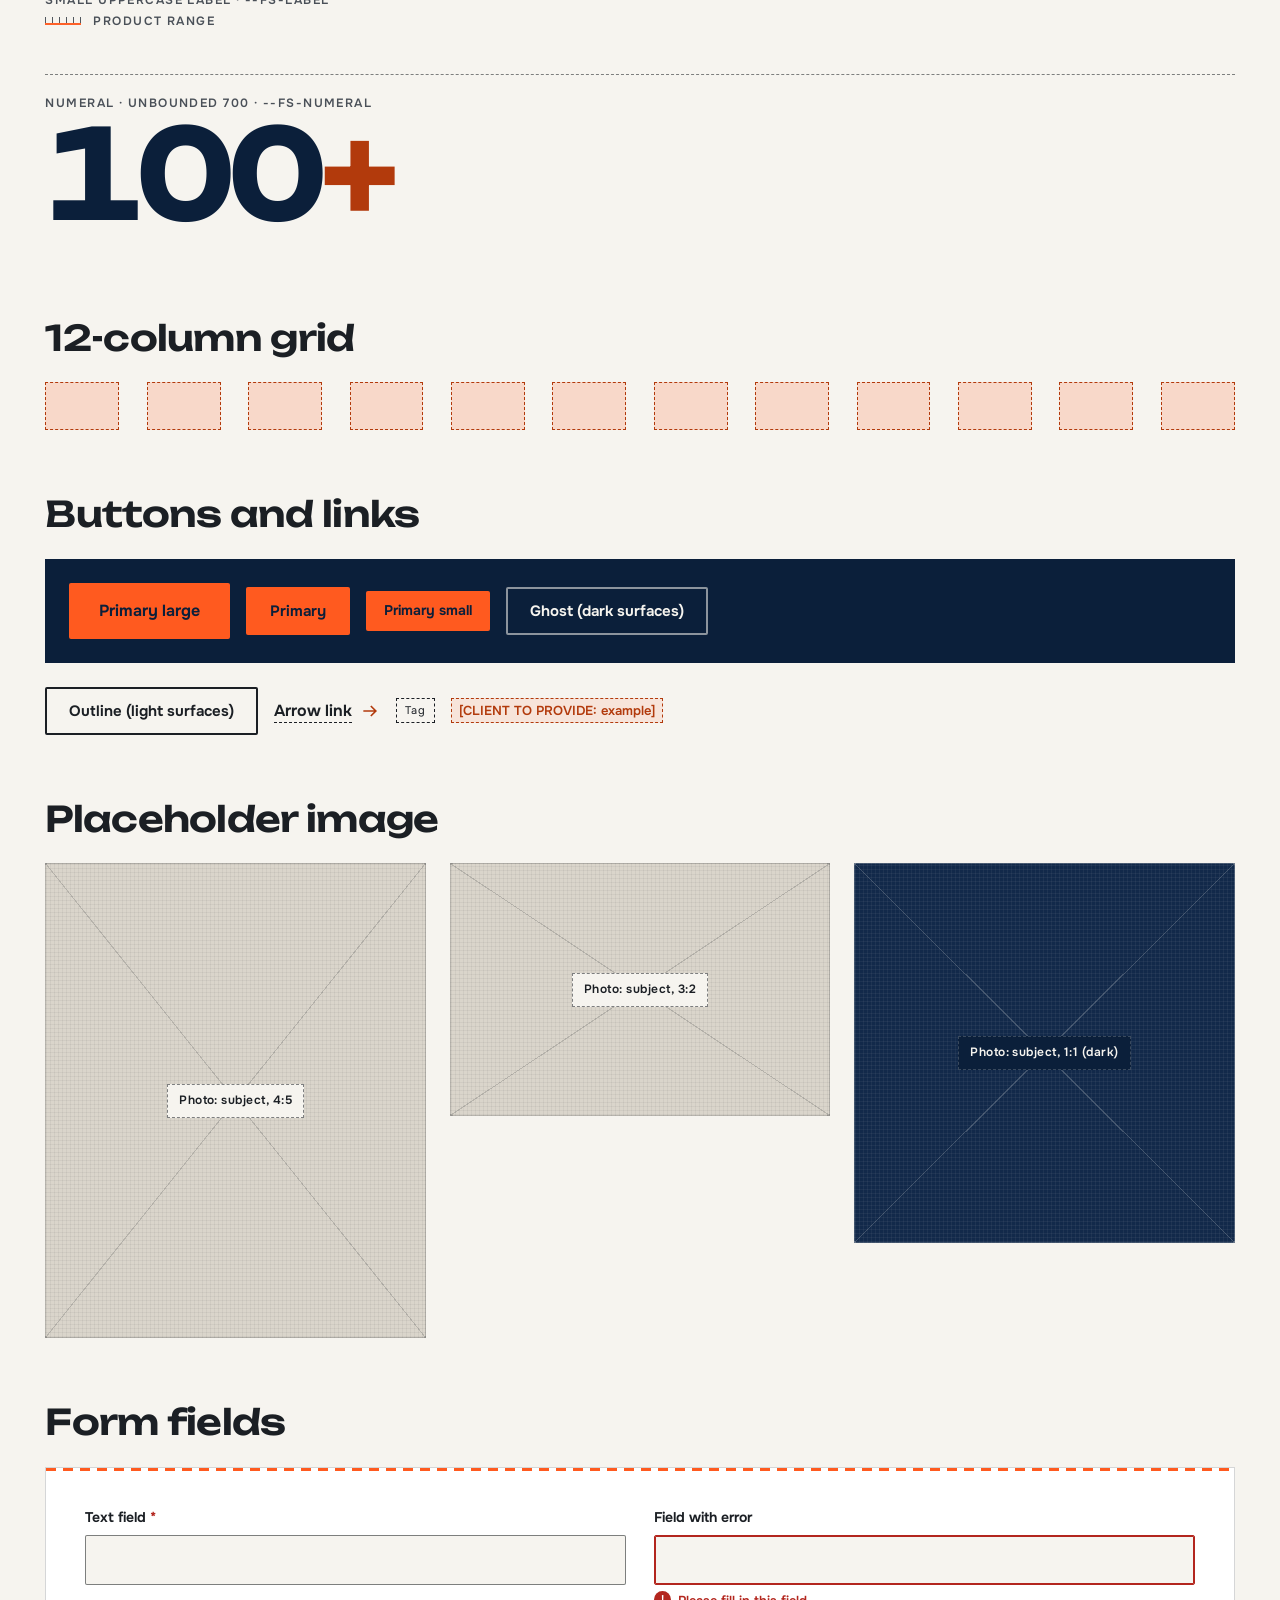
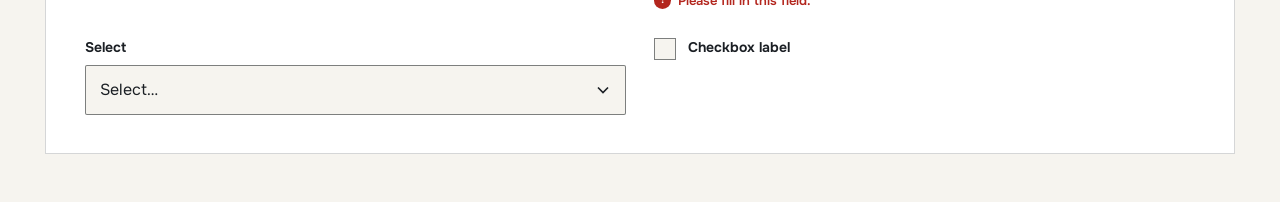
<file: styleguide/index.html>
<!doctype html>
<html lang="en" class="js">
<head>
  <meta charset="utf-8">
  <meta name="viewport" content="width=device-width, initial-scale=1">
  <title>Style guide — Gandash Uniform</title>
  <meta name="robots" content="noindex, nofollow">
  <meta name="description" content="Internal design-system reference for the Gandash Uniform website: colours, type scale and components.">
  <link rel="icon" href="../assets/img/favicon.svg" type="image/svg+xml">
  <link rel="stylesheet" href="../css/tokens.css">
  <link rel="stylesheet" href="../css/base.css">
  <link rel="stylesheet" href="../css/components.css">
  <link rel="stylesheet" href="../css/pages.css">
  <style>
    .sg { padding-block: 3rem; display: grid; gap: 4rem; }
    .sg-row { display: grid; gap: 1.5rem; }
    .sg-swatches { display: grid; grid-template-columns: repeat(auto-fill, minmax(9.5rem, 1fr)); gap: 1rem; }
    .sg-swatch { border: 1px solid var(--line); }
    .sg-swatch i { display: block; height: 5rem; }
    .sg-swatch p { padding: 0.5rem 0.75rem; font-size: 0.8125rem; }
    .sg-type > div { display: grid; gap: 0.25rem; padding-block: 1.25rem; border-top: 1px dashed var(--line-strong); }
    .sg-dark { background: var(--navy); color: var(--on-dark); padding: 1.5rem; display: flex; flex-wrap: wrap; gap: 1rem; align-items: center; }
    .sg-light { display: flex; flex-wrap: wrap; gap: 1rem; align-items: center; }
    .sg-hero { font-family: var(--font-display); font-weight: 600; font-size: var(--fs-hero); line-height: var(--lh-tight); letter-spacing: -0.02em; }
    .sg-grid { display: grid; grid-template-columns: repeat(12, 1fr); gap: var(--col-gap); }
    .sg-grid i { height: 3rem; background: rgba(255, 90, 31, 0.18); border: 1px dashed var(--orange-ink); }
  </style>
</head>
<body>
  <main class="container sg">
    <header class="sg-row">
      <p class="label label--tick">Design system · internal</p>
      <h1 class="h1">Precision Made for Work</h1>
      <p class="lead">Tokens live in <code>/css/tokens.css</code>. Orange is reserved for CTAs and key highlights; body copy never uses it on light surfaces (use <code>--orange-ink</code>).</p>
    </header>

    <section class="sg-row" aria-labelledby="sg-colour">
      <h2 class="h2" id="sg-colour">Colour</h2>
      <div class="sg-swatches">
        <div class="sg-swatch"><i style="background:var(--navy)"></i><p><strong>Navy</strong><br>#0B1F3A · --navy</p></div>
        <div class="sg-swatch"><i style="background:var(--charcoal)"></i><p><strong>Charcoal</strong><br>#1B1F24 · --charcoal</p></div>
        <div class="sg-swatch"><i style="background:var(--paper)"></i><p><strong>Off-white</strong><br>#F6F4EF · --paper</p></div>
        <div class="sg-swatch"><i style="background:var(--sand)"></i><p><strong>Warm gray</strong><br>#E4E0D8 · --sand</p></div>
        <div class="sg-swatch"><i style="background:var(--orange)"></i><p><strong>Industrial orange</strong><br>#FF5A1F · --orange</p></div>
        <div class="sg-swatch"><i style="background:var(--orange-ink)"></i><p><strong>Orange ink</strong><br>#B23A0C · --orange-ink</p></div>
      </div>
    </section>

    <section class="sg-row sg-type" aria-labelledby="sg-type">
      <h2 class="h2" id="sg-type">Type scale</h2>
      <div><p class="label">Hero · Unbounded 600 · --fs-hero</p><p class="sg-hero">Hünärmen geýimler · Форма · Uniforms</p></div>
      <div><p class="label">H1 · Unbounded 600 · --fs-h1</p><p class="h1">Ýörite Geýimler Dünýäsi · Расчёт</p></div>
      <div><p class="label">H2 · Unbounded 600 · --fs-h2</p><p class="h2">Önümçilik tapgyrlary · Производство</p></div>
      <div><p class="label">H3 · Onest 650 · --fs-h3</p><p class="h3">Döwrebap tikin enjamlary · Современное оборудование</p></div>
      <div><p class="label">Lead · Onest 400 · --fs-lead</p><p class="lead">Custom workwear and uniforms designed for comfort, protection, and performance.</p></div>
      <div><p class="label">Body · Onest 400 · --fs-body</p><p>ä ž ň ö ü ý ş ç Ä Ž Ň Ö Ü Ý Ş Ç — а б в г д е ё ж з и й к л м н о п р с т у ф х ц ч ш щ ъ ы ь э ю я</p></div>
      <div><p class="label">Caption · --fs-caption</p><p class="caption">Sample positions shown for layout.</p></div>
      <div><p class="label">Small uppercase label · --fs-label</p><p class="label label--tick">Product range</p></div>
      <div><p class="label">Numeral · Unbounded 700 · --fs-numeral</p><p class="stat__num">100<span class="stat__plus">+</span></p></div>
    </section>

    <section class="sg-row" aria-labelledby="sg-grid">
      <h2 class="h2" id="sg-grid">12-column grid</h2>
      <div class="sg-grid" aria-hidden="true"><i></i><i></i><i></i><i></i><i></i><i></i><i></i><i></i><i></i><i></i><i></i><i></i></div>
    </section>

    <section class="sg-row" aria-labelledby="sg-btn">
      <h2 class="h2" id="sg-btn">Buttons and links</h2>
      <div class="sg-dark">
        <a class="btn btn--primary btn--lg" href="#sg-btn">Primary large</a>
        <a class="btn btn--primary" href="#sg-btn">Primary</a>
        <a class="btn btn--primary btn--sm" href="#sg-btn">Primary small</a>
        <a class="btn btn--ghost" href="#sg-btn">Ghost (dark surfaces)</a>
      </div>
      <div class="sg-light">
        <a class="btn btn--outline" href="#sg-btn">Outline (light surfaces)</a>
        <a class="link-arrow" href="#sg-btn">Arrow link<svg class="icon-arrow" viewBox="0 0 24 24" width="20" height="20" aria-hidden="true"><path d="M4 12h15M13 6l6 6-6 6" fill="none" stroke="currentColor" stroke-width="2"/></svg></a>
        <span class="tag">Tag</span>
        <span class="ph-tag">[CLIENT TO PROVIDE: example]</span>
      </div>
    </section>

    <section class="sg-row" aria-labelledby="sg-ph">
      <h2 class="h2" id="sg-ph">Placeholder image</h2>
      <div style="display:grid;grid-template-columns:repeat(auto-fit,minmax(14rem,1fr));gap:1.5rem;align-items:start">
        <div class="ph-img" style="--ratio:4/5" role="img" aria-label="Photo placeholder 4:5"><span class="ph-img__label">Photo: subject, 4:5</span></div>
        <div class="ph-img" style="--ratio:3/2" role="img" aria-label="Photo placeholder 3:2"><span class="ph-img__label">Photo: subject, 3:2</span></div>
        <div class="ph-img ph-img--dark" style="--ratio:1/1" role="img" aria-label="Photo placeholder 1:1, dark"><span class="ph-img__label">Photo: subject, 1:1 (dark)</span></div>
      </div>
    </section>

    <section class="sg-row" aria-labelledby="sg-form">
      <h2 class="h2" id="sg-form">Form fields</h2>
      <div class="panel">
        <div class="form__grid">
          <div class="field"><label for="sg-a">Text field <span class="req" aria-hidden="true">*</span></label><input id="sg-a" type="text"></div>
          <div class="field"><label for="sg-b">Field with error</label><input id="sg-b" type="text" aria-invalid="true" aria-describedby="sg-b-err"><p class="field__error" id="sg-b-err">Please fill in this field.</p></div>
          <div class="field"><label for="sg-c">Select</label><select id="sg-c"><option>Select…</option></select></div>
          <div class="field field--check"><label class="check" for="sg-d"><input id="sg-d" type="checkbox"><span class="check__box" aria-hidden="true"></span><span>Checkbox label</span></label></div>
        </div>
      </div>
    </section>
  </main>
</body>
</html>
</file>
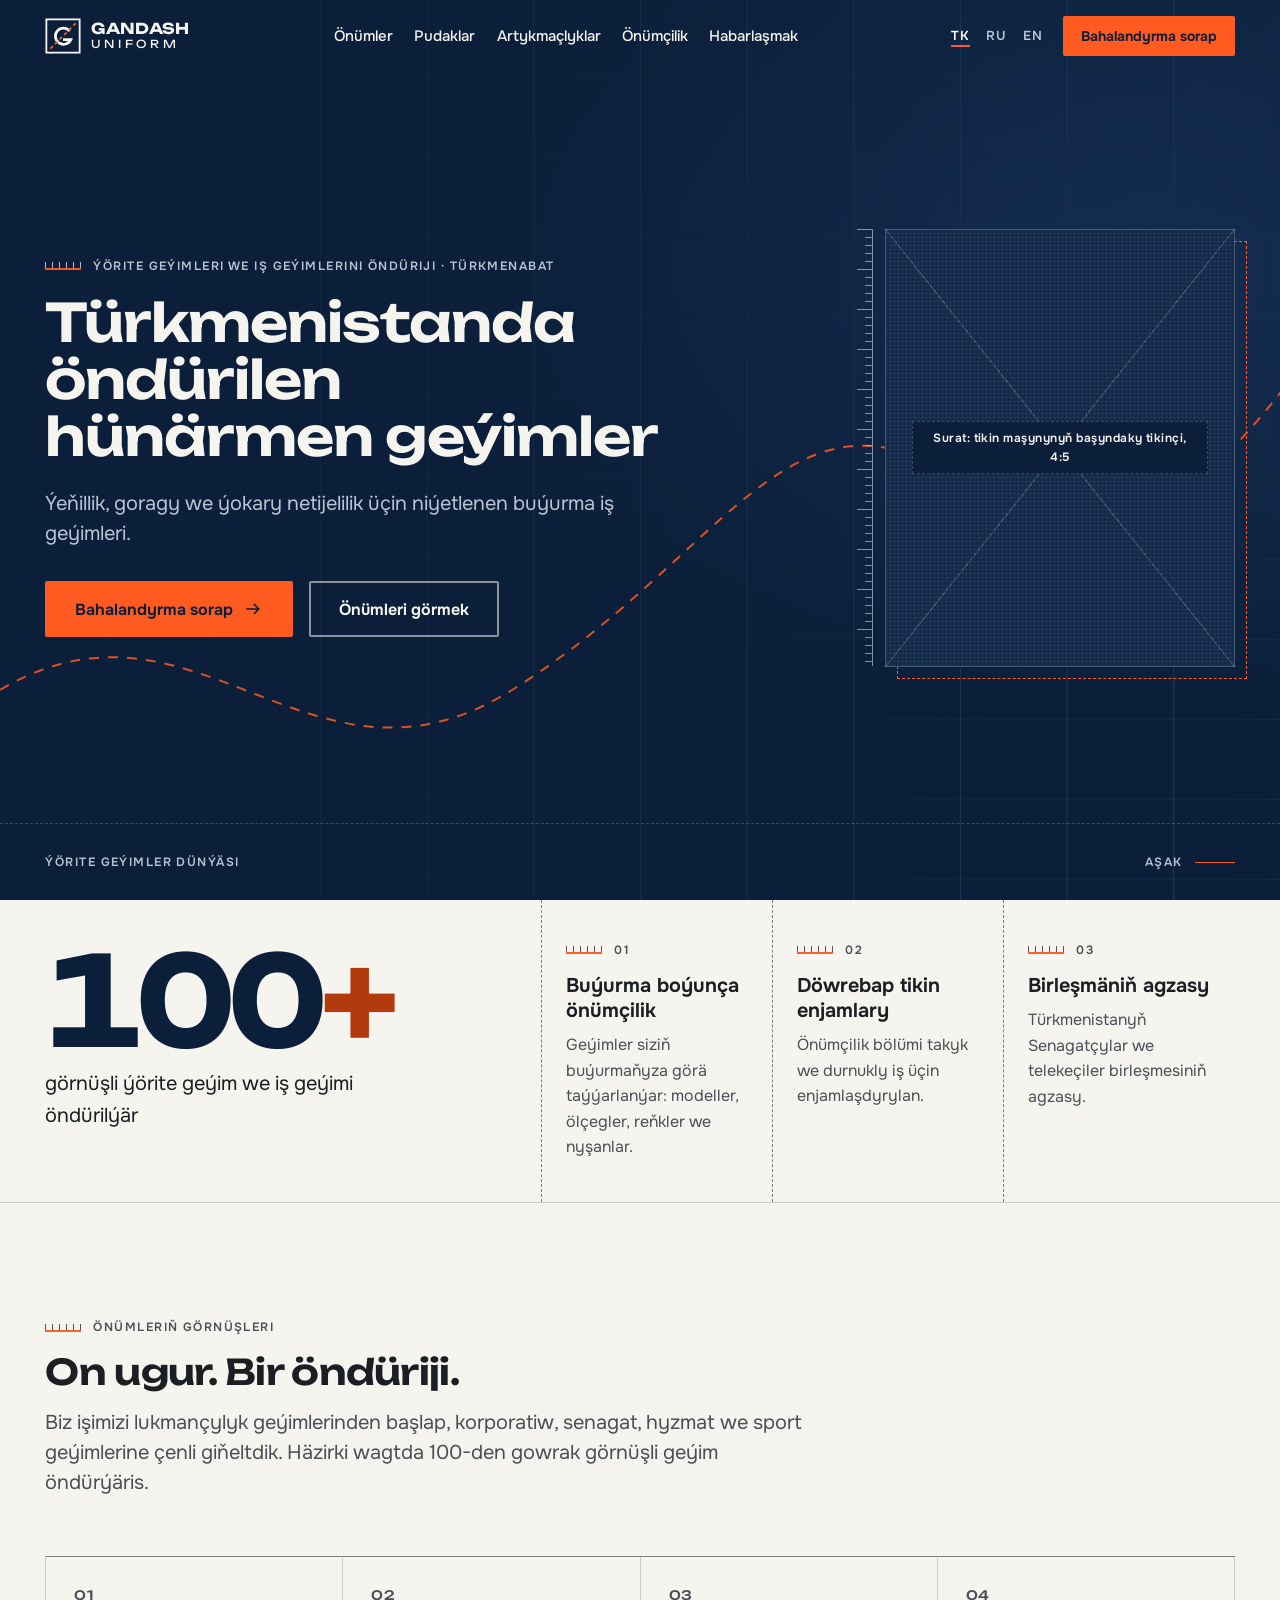
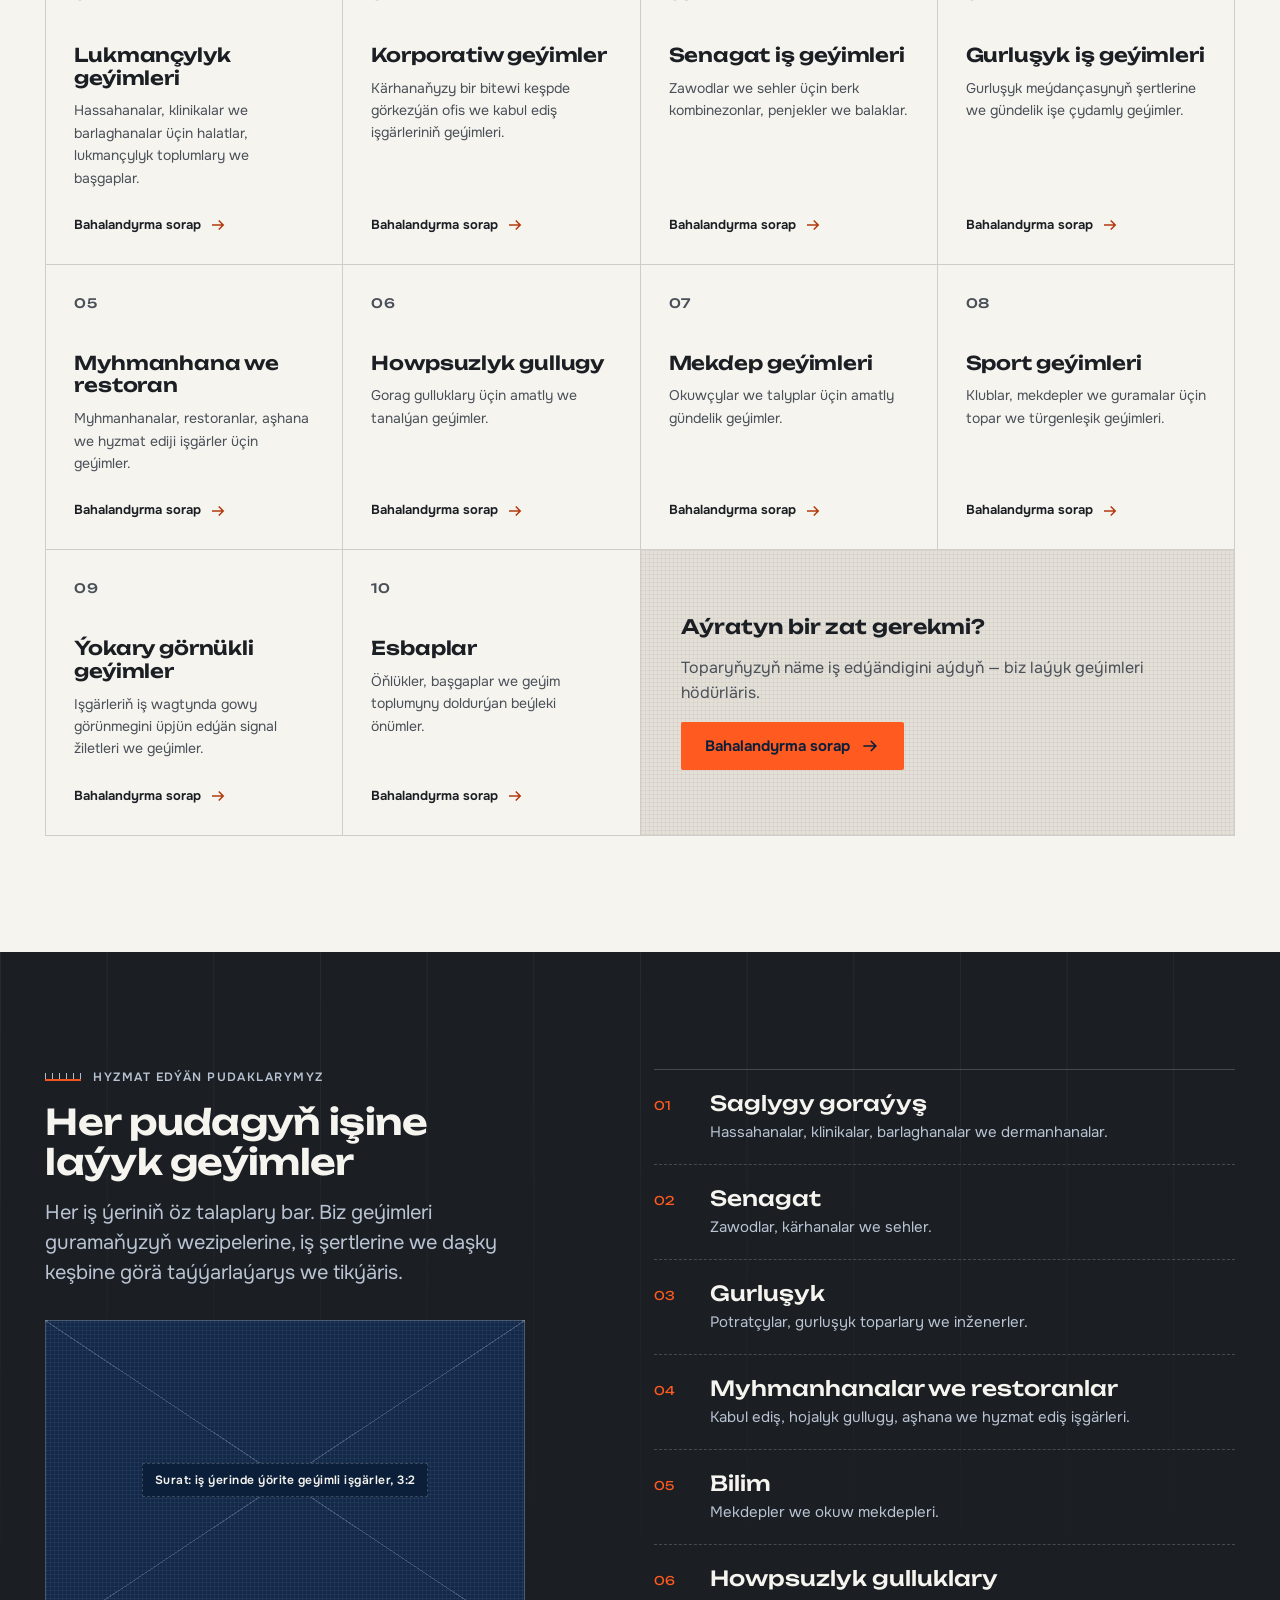
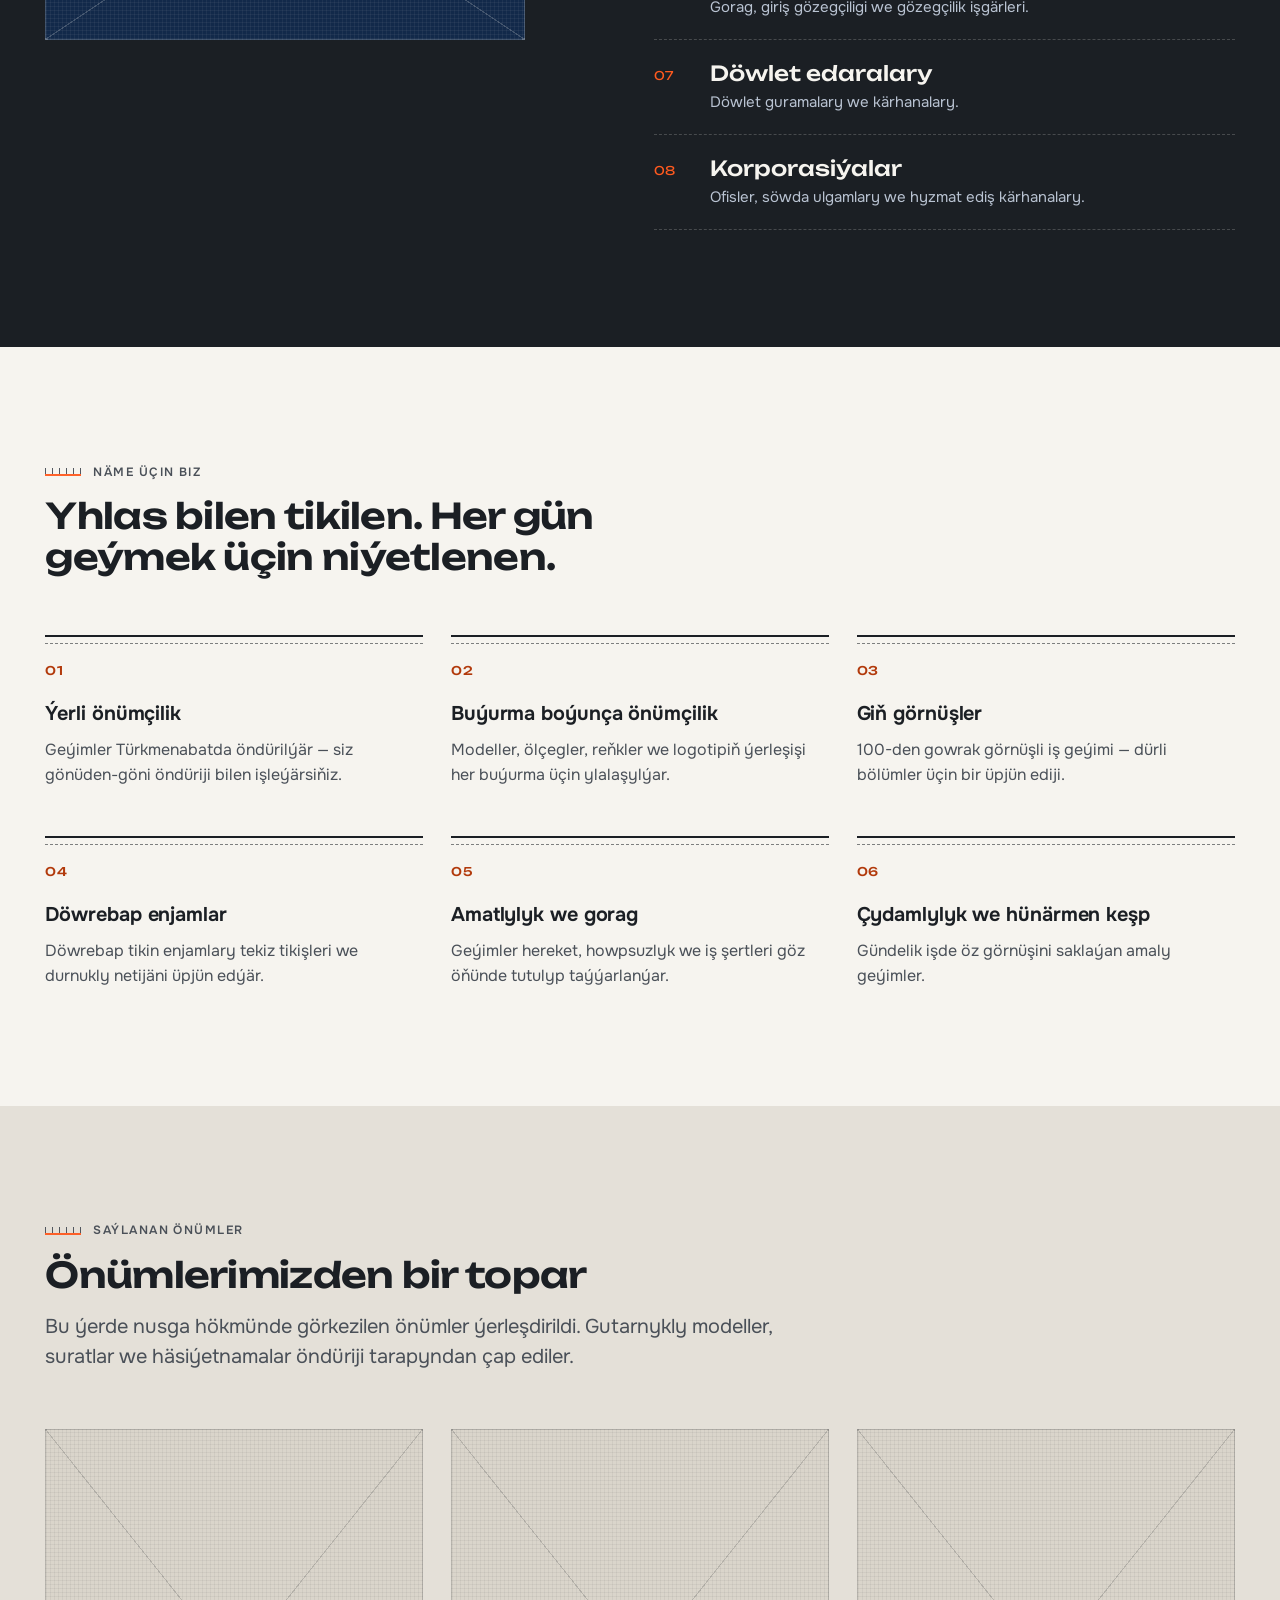
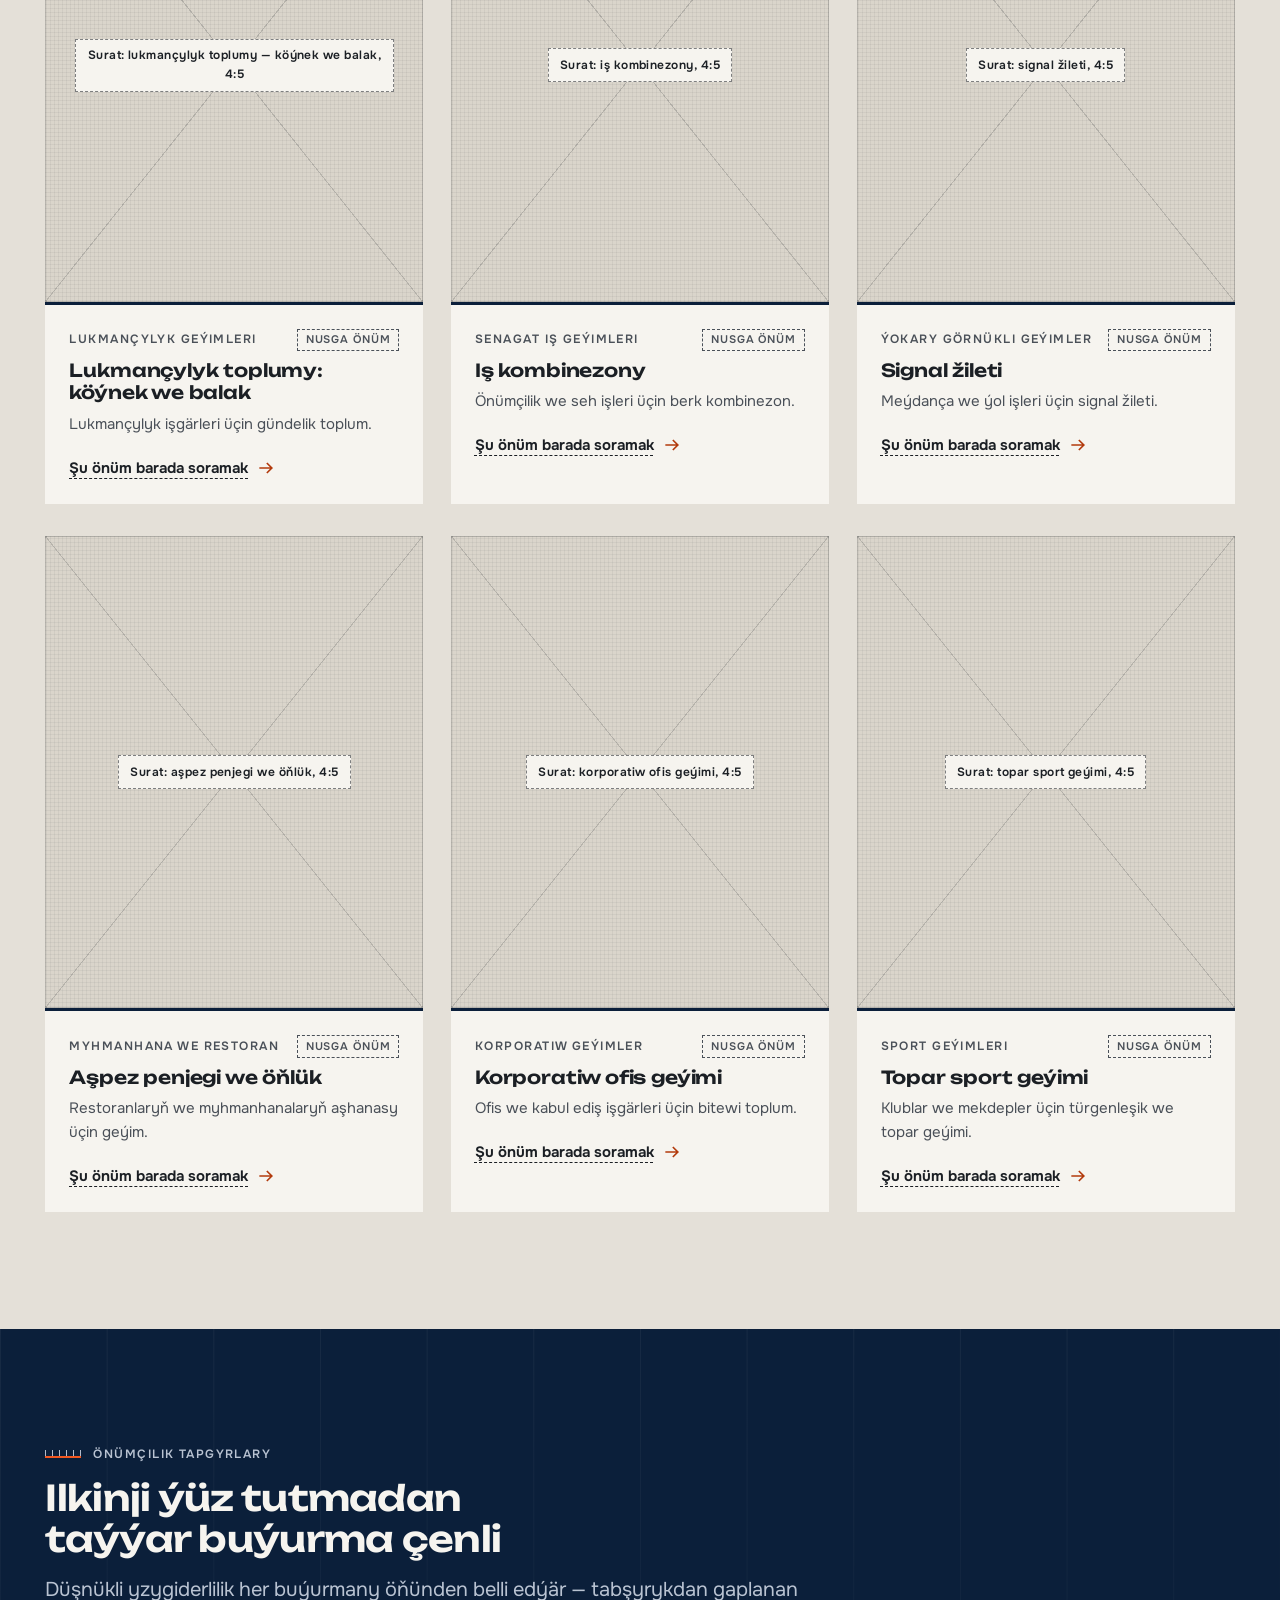
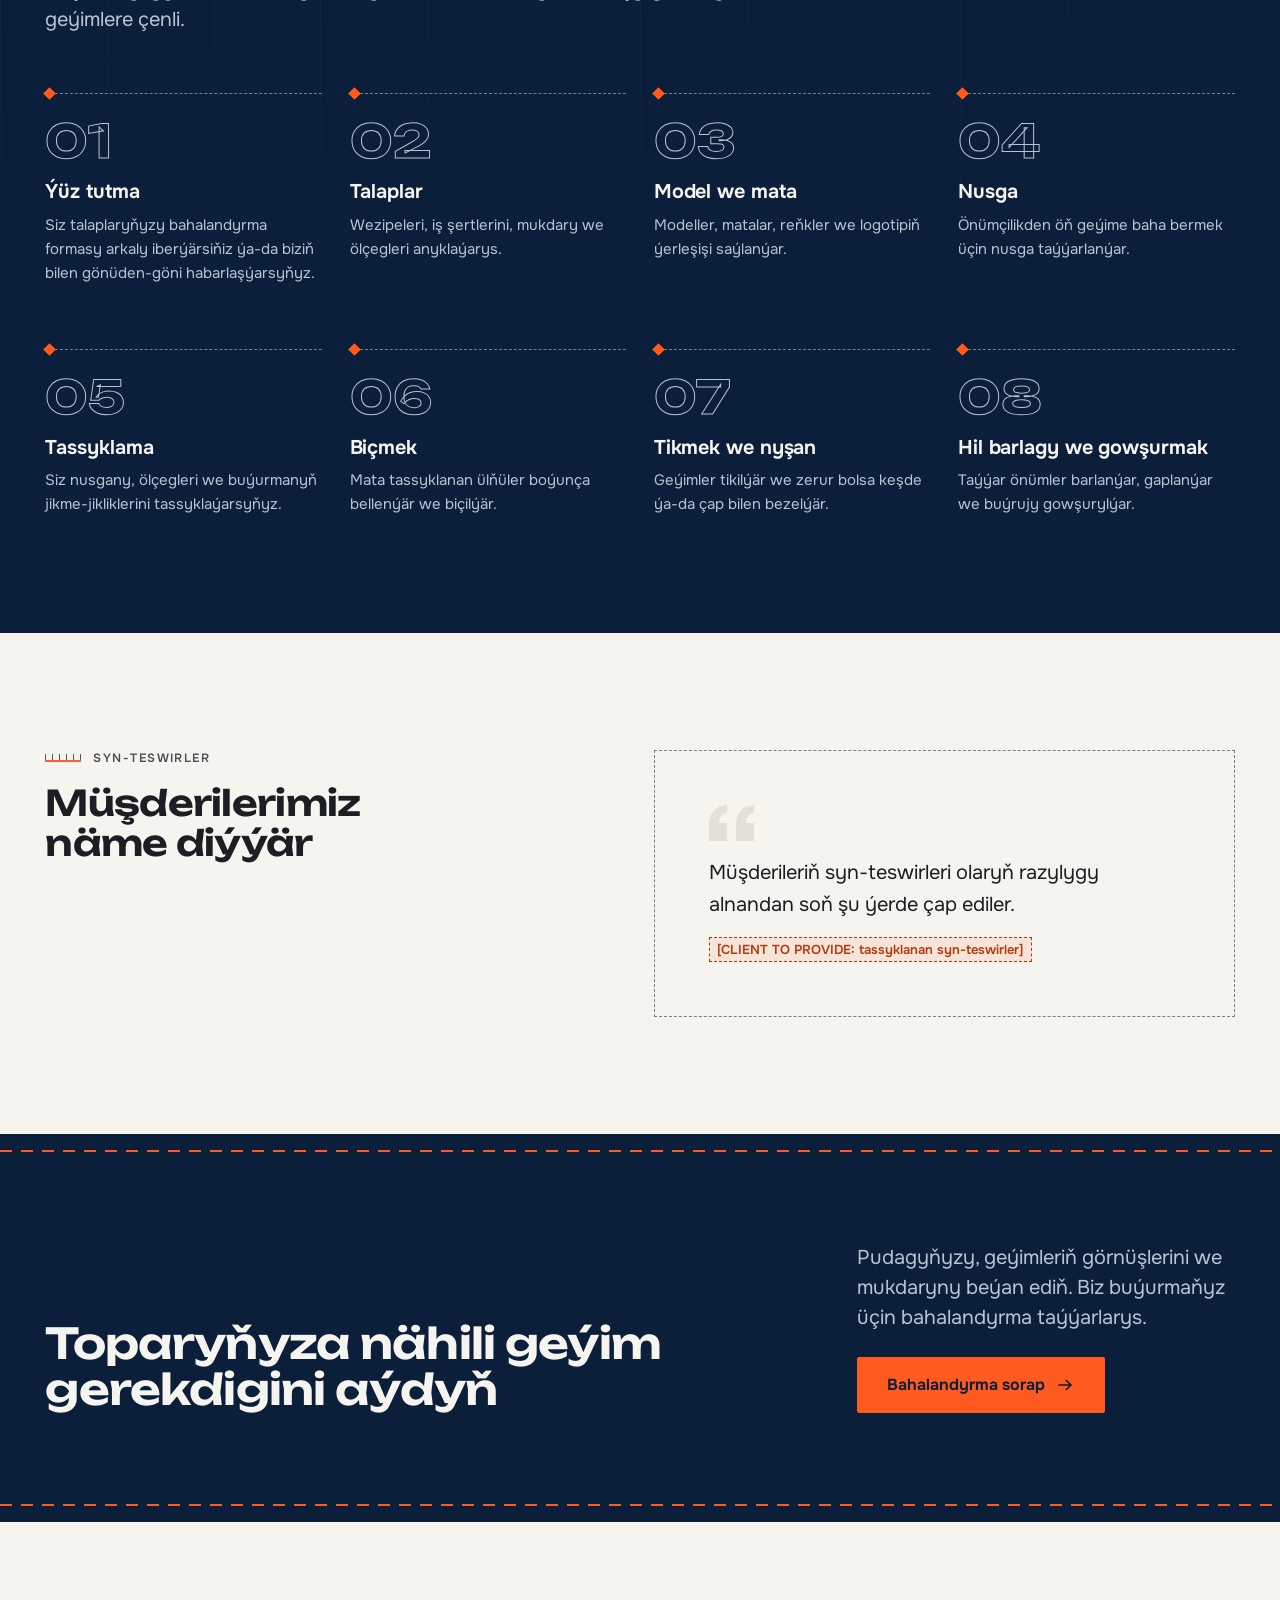
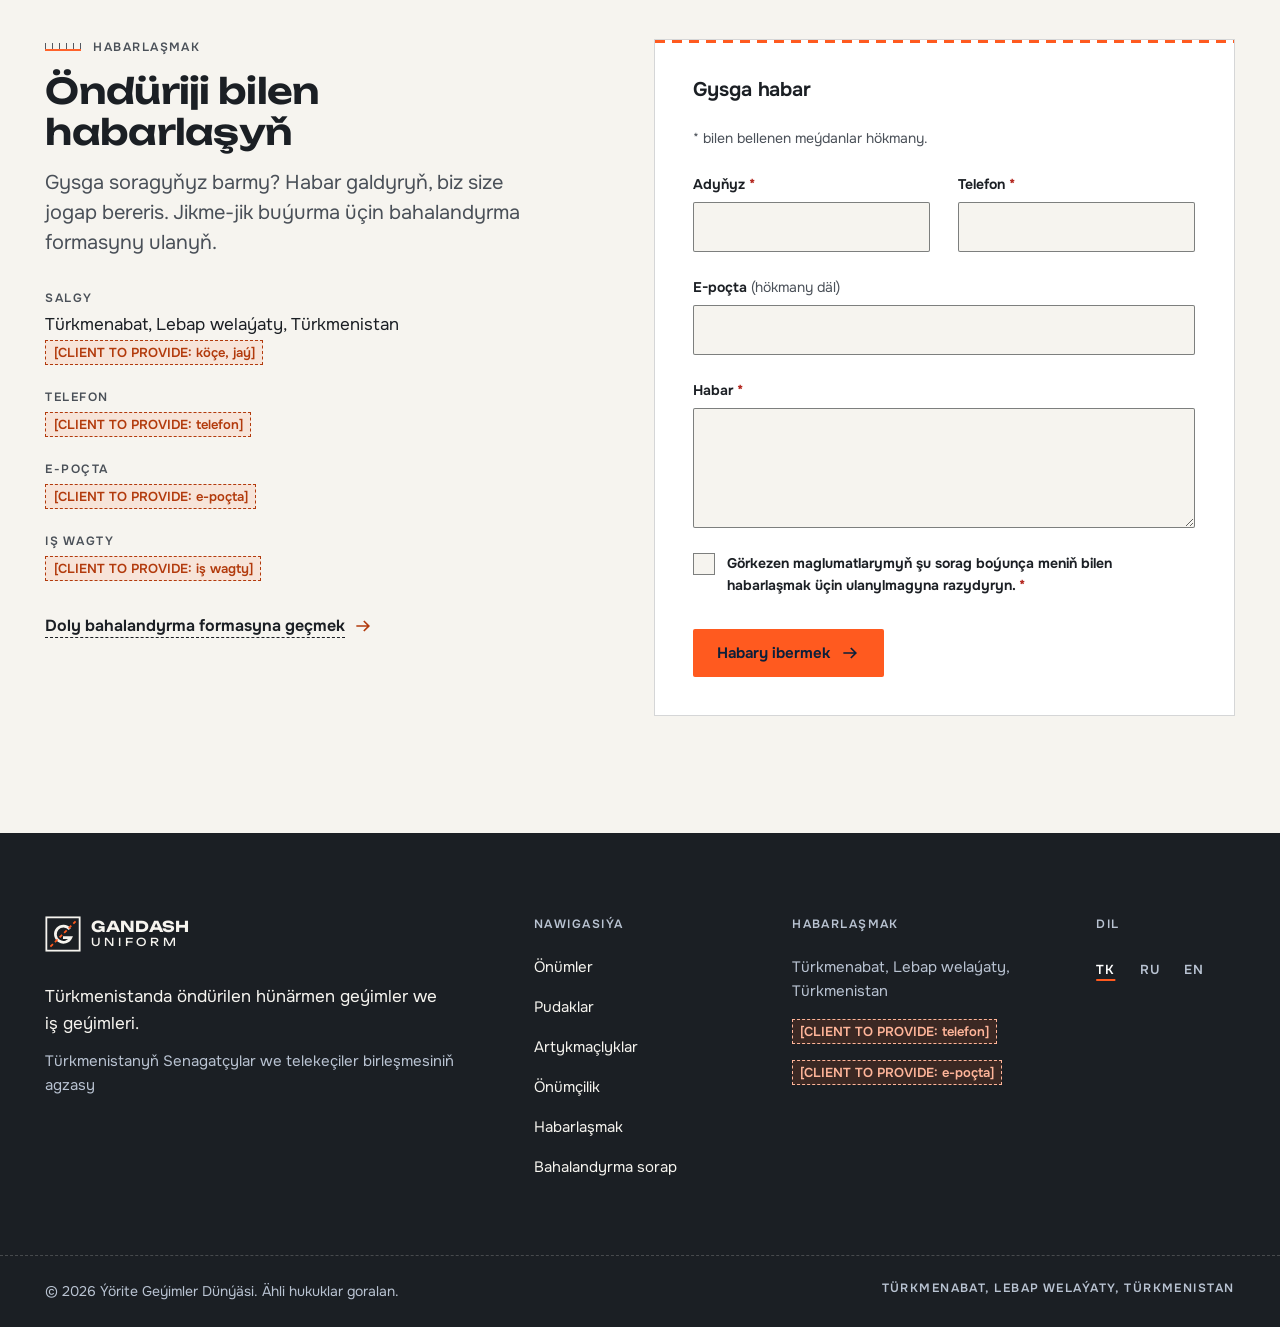
<file: tk/index.html>
<!doctype html>
<html lang="tk" class="no-js">
<head>
  <meta charset="utf-8">
  <meta name="viewport" content="width=device-width, initial-scale=1">
  <title>Gandash Uniform — Türkmenistanda öndürilen hünärmen geýimler we iş geýimleri</title>
  <meta name="description" content="Gandash Uniform (Ýörite Geýimler Dünýäsi) — Türkmenabatda buýurma boýunça ýörite geýimleri we iş geýimlerini öndüriji: lukmançylyk, korporatiw, senagat, gurluşyk, myhmanhana, howpsuzlyk, mekdep we sport geýimleri.">
  <link rel="canonical" href="https://www.example.com/">
  <link rel="alternate" hreflang="tk" href="https://www.example.com/">
  <link rel="alternate" hreflang="ru" href="https://www.example.com/ru/">
  <link rel="alternate" hreflang="en" href="https://www.example.com/en/">
  <link rel="alternate" hreflang="x-default" href="https://www.example.com/">
  <meta property="og:type" content="website">
  <meta property="og:site_name" content="Gandash Uniform">
  <meta property="og:title" content="Gandash Uniform — Türkmenistanda öndürilen hünärmen geýimler we iş geýimleri">
  <meta property="og:description" content="Gandash Uniform (Ýörite Geýimler Dünýäsi) — Türkmenabatda buýurma boýunça ýörite geýimleri we iş geýimlerini öndüriji: lukmançylyk, korporatiw, senagat, gurluşyk, myhmanhana, howpsuzlyk, mekdep we sport geýimleri.">
  <meta property="og:url" content="https://www.example.com/">
  <meta property="og:locale" content="tk_TM">
  <meta property="og:locale:alternate" content="ru_RU">
  <meta property="og:locale:alternate" content="en_US">
  <meta property="og:image" content="https://www.example.com/assets/img/og-default.png">
  <meta property="og:image:width" content="1200">
  <meta property="og:image:height" content="630">
  <meta name="twitter:card" content="summary_large_image">
  <meta name="theme-color" content="#0B1F3A">
  <link rel="icon" href="../assets/img/favicon.svg" type="image/svg+xml">
  <link rel="preload" href="../assets/fonts/unbounded-latin.woff2" as="font" type="font/woff2" crossorigin>
  <link rel="preload" href="../assets/fonts/onest-latin.woff2" as="font" type="font/woff2" crossorigin>
  <link rel="stylesheet" href="../css/tokens.css">
  <link rel="stylesheet" href="../css/base.css">
  <link rel="stylesheet" href="../css/components.css">
  <link rel="stylesheet" href="../css/pages.css">
  <script>
    (function (d, w) {
      var h = d.documentElement;
      h.classList.remove('no-js'); h.classList.add('js');
      var still = w.matchMedia && w.matchMedia('(prefers-reduced-motion: reduce)').matches;
      if (!still && 'IntersectionObserver' in w) {
        h.classList.add('motion');
        /* Fail-safe: if the module script never runs, reveal everything. */
        setTimeout(function () { if (!w.__guReady) h.classList.remove('motion'); }, 3500);
      }
      var q = location.search;
      if (/[?&]dev=1/.test(q) || (/^(localhost|127\.0\.0\.1)$/.test(location.hostname) && !/[?&]dev=0/.test(q))) h.setAttribute('data-dev', '');
    })(document, window);
  </script>
  <script type="module" src="../js/main.js"></script>
  <script type="application/ld+json">{"@context":"https://schema.org","@graph":[{"@type":"Organization","@id":"https://www.example.com/#organization","name":"Gandash Uniform","legalName":"Ýörite Geýimler Dünýäsi","alternateName":"Ýörite Geýimler Dünýäsi","url":"https://www.example.com/","logo":"https://www.example.com/assets/img/logo.svg","description":"Türkmenabat şäherinde hünärmen geýimleri we iş geýimlerini öndüriji: lukmançylyk, korporatiw, senagat, gurluşyk, myhmanhana, howpsuzlyk, mekdep, sport, ýokary görnükli geýimler we esbaplar.","memberOf":{"@type":"Organization","name":"Türkmenistanyň Senagatçylar we telekeçiler birleşmesi"},"address":{"@type":"PostalAddress","addressLocality":"Türkmenabat","addressRegion":"Lebap","addressCountry":"TM"}},{"@type":"LocalBusiness","@id":"https://www.example.com/#localbusiness","name":"Gandash Uniform","legalName":"Ýörite Geýimler Dünýäsi","url":"https://www.example.com/","image":"https://www.example.com/assets/img/og-default.png","description":"Türkmenabat şäherinde hünärmen geýimleri we iş geýimlerini öndüriji: lukmançylyk, korporatiw, senagat, gurluşyk, myhmanhana, howpsuzlyk, mekdep, sport, ýokary görnükli geýimler we esbaplar.","address":{"@type":"PostalAddress","addressLocality":"Türkmenabat","addressRegion":"Lebap","addressCountry":"TM"},"areaServed":{"@type":"Country","name":"Turkmenistan"},"knowsLanguage":["tk","ru","en"],"parentOrganization":{"@id":"https://www.example.com/#organization"}},{"@type":"WebPage","@id":"https://www.example.com/#webpage","url":"https://www.example.com/","name":"Gandash Uniform — Türkmenistanda öndürilen hünärmen geýimler we iş geýimleri","description":"Gandash Uniform (Ýörite Geýimler Dünýäsi) — Türkmenabatda buýurma boýunça ýörite geýimleri we iş geýimlerini öndüriji: lukmançylyk, korporatiw, senagat, gurluşyk, myhmanhana, howpsuzlyk, mekdep we sport geýimleri.","inLanguage":"tk","about":{"@id":"https://www.example.com/#organization"}}]}</script>
</head>
<body>
  <a class="skip-link" href="#main">Mazmuna geçmek</a>
  <header class="site-header" data-header>
    <div class="container site-header__inner">
      <a class="logo" href="../" aria-label="Gandash Uniform — baş sahypa" data-placeholder-logo>
        <svg class="logo__mark" viewBox="0 0 40 40" width="36" height="36" aria-hidden="true" focusable="false">
  <rect x="1.5" y="1.5" width="37" height="37" fill="none" stroke="currentColor" stroke-width="2"/>
  <path d="M27.5 14.5a9 9 0 1 0 1.2 9.5H20" fill="none" stroke="currentColor" stroke-width="3"/>
  <path d="M6 34 34 6" fill="none" stroke="#FF5A1F" stroke-width="2" stroke-dasharray="4 3.2"/>
</svg>
        <span class="logo__word" aria-hidden="true">Gandash <span>Uniform</span></span>
      </a>
      <nav class="nav" id="site-nav" aria-label="Esasy nawigasiýa">
        <ul class="nav__list">
          <li><a class="nav__link" href="#categories">Önümler</a></li>
          <li><a class="nav__link" href="#industries">Pudaklar</a></li>
          <li><a class="nav__link" href="#why">Artykmaçlyklar</a></li>
          <li><a class="nav__link" href="#process">Önümçilik</a></li>
          <li><a class="nav__link" href="#contact">Habarlaşmak</a></li>
        </ul>
        <a class="btn btn--primary nav__cta" href="../tk/quote/">Bahalandyrma sorap<svg class="icon-arrow" viewBox="0 0 24 24" width="20" height="20" aria-hidden="true" focusable="false"><path d="M4 12h15M13 6l6 6-6 6" fill="none" stroke="currentColor" stroke-width="2"/></svg></a>
      </nav>
      <div class="site-header__actions">
        <nav class="lang lang--header" aria-label="Dil"><ul class="lang__list"><li><a href="../" hreflang="tk" lang="tk" data-lang="tk" aria-current="true" aria-label="TK — Türkmençe">TK</a></li><li><a href="../ru/" hreflang="ru" lang="ru" data-lang="ru" aria-label="RU — Русский">RU</a></li><li><a href="../en/" hreflang="en" lang="en" data-lang="en" aria-label="EN — English">EN</a></li></ul></nav>
        <a class="btn btn--primary btn--sm site-header__cta" href="../tk/quote/">Bahalandyrma sorap</a>
        <button class="menu-toggle" type="button" aria-expanded="false" aria-controls="site-nav" data-menu-toggle data-label-open="Menýu" data-label-close="Menýuny ýapmak">
          <span class="sr-only" data-menu-label>Menýu</span>
          <span class="menu-toggle__bars" aria-hidden="true"><span></span><span></span></span>
        </button>
      </div>
    </div>
  </header>
  <main id="main">

    <section class="hero" id="top">
      <div class="hero__bg" aria-hidden="true">
        <svg class="hero__thread" viewBox="0 0 1600 900" preserveAspectRatio="none" focusable="false">
          <path d="M-20 700C240 560 380 820 640 690S980 380 1180 470s300 60 460-120" fill="none" stroke="#FF5A1F" stroke-width="2" stroke-dasharray="10 9" vector-effect="non-scaling-stroke"/>
        </svg>
      </div>
      <div class="container hero__grid">
        <div class="hero__copy">
          <p class="label label--light label--tick hero__label">Ýörite geýimleri we iş geýimlerini öndüriji · Türkmenabat</p>
          <h1 class="hero__title" data-split><span class="w"><span class="wi">Türkmenistanda</span></span> <span class="w"><span class="wi">öndürilen</span></span> <span class="w"><span class="wi">hünärmen</span></span> <span class="w"><span class="wi">geýimler</span></span></h1>
          <p class="hero__sub">Ýeňillik, goragy we ýokary netijelilik üçin niýetlenen buýurma iş geýimleri.</p>
          <div class="hero__cta">
            <a class="btn btn--primary btn--lg" href="../tk/quote/">Bahalandyrma sorap<svg class="icon-arrow" viewBox="0 0 24 24" width="20" height="20" aria-hidden="true" focusable="false"><path d="M4 12h15M13 6l6 6-6 6" fill="none" stroke="currentColor" stroke-width="2"/></svg></a>
            <a class="btn btn--ghost btn--lg" href="#categories">Önümleri görmek</a>
          </div>
        </div>
        <div class="hero__media">
          <div class="hero__ruler" aria-hidden="true"></div>
          <div class="hero__frame" data-parallax="0.08">
            <div class="ph-img ph-img--dark" style="--ratio:4/5" role="img" aria-label="Surat: tikin maşynynyň başyndaky tikinçi, 4:5" data-placeholder><span class="ph-img__label">Surat: tikin maşynynyň başyndaky tikinçi, 4:5</span></div>
          </div>
        </div>
      </div>
      <div class="container hero__foot">
        <p class="label label--light" lang="tk">Ýörite Geýimler Dünýäsi</p>
        <a class="hero__scroll label label--light" href="#stats">Aşak<span class="hero__scroll-line" aria-hidden="true"></span></a>
      </div>
    </section>

    <section class="stats" id="stats" aria-label="Esasy maglumatlar">
      <div class="container stats__grid">
        <div class="stat stat--count" data-reveal>
          <p class="stat__num"><span data-countup="100">100</span><span class="stat__plus">+</span></p>
          <p class="stat__text">görnüşli ýörite geýim we iş geýimi öndürilýär</p>
        </div>
        <div class="stat" data-reveal style="--i:1">
          <p class="label label--tick">01</p>
          <p class="stat__title">Buýurma boýunça önümçilik</p>
          <p class="stat__text">Geýimler siziň buýurmaňyza görä taýýarlanýar: modeller, ölçegler, reňkler we nyşanlar.</p>
        </div>
        <div class="stat" data-reveal style="--i:2">
          <p class="label label--tick">02</p>
          <p class="stat__title">Döwrebap tikin enjamlary</p>
          <p class="stat__text">Önümçilik bölümi takyk we durnukly iş üçin enjamlaşdyrylan.</p>
        </div>
        <div class="stat" data-reveal style="--i:3">
          <p class="label label--tick">03</p>
          <p class="stat__title">Birleşmäniň agzasy</p>
          <p class="stat__text">Türkmenistanyň Senagatçylar we telekeçiler birleşmesiniň agzasy.</p>
        </div>
      </div>
    </section>

    <section class="section" id="categories" aria-labelledby="categories-title">
      <div class="container">
        <header class="section-head" data-reveal>
          <p class="label label--tick">Önümleriň görnüşleri</p>
          <h2 class="h2" id="categories-title">On ugur. Bir öndüriji.</h2>
          <p class="lead">Biz işimizi lukmançylyk geýimlerinden başlap, korporatiw, senagat, hyzmat we sport geýimlerine çenli giňeltdik. Häzirki wagtda 100-den gowrak görnüşli geýim öndürýäris.</p>
        </header>
        <ul class="cat-grid" data-reveal>
          <li>
            <a class="cat-card" href="../tk/quote/?type=medical">
              <span class="cat-card__num" aria-hidden="true">01</span>
              <h3 class="cat-card__name">Lukmançylyk geýimleri</h3>
              <p class="cat-card__desc">Hassahanalar, klinikalar we barlaghanalar üçin halatlar, lukmançylyk toplumlary we başgaplar.</p>
              <span class="cat-card__more">Bahalandyrma sorap<svg class="icon-arrow" viewBox="0 0 24 24" width="20" height="20" aria-hidden="true" focusable="false"><path d="M4 12h15M13 6l6 6-6 6" fill="none" stroke="currentColor" stroke-width="2"/></svg></span>
            </a>
          </li>
          <li>
            <a class="cat-card" href="../tk/quote/?type=corporate">
              <span class="cat-card__num" aria-hidden="true">02</span>
              <h3 class="cat-card__name">Korporatiw geýimler</h3>
              <p class="cat-card__desc">Kärhanaňyzy bir bitewi keşpde görkezýän ofis we kabul ediş işgärleriniň geýimleri.</p>
              <span class="cat-card__more">Bahalandyrma sorap<svg class="icon-arrow" viewBox="0 0 24 24" width="20" height="20" aria-hidden="true" focusable="false"><path d="M4 12h15M13 6l6 6-6 6" fill="none" stroke="currentColor" stroke-width="2"/></svg></span>
            </a>
          </li>
          <li>
            <a class="cat-card" href="../tk/quote/?type=industrial">
              <span class="cat-card__num" aria-hidden="true">03</span>
              <h3 class="cat-card__name">Senagat iş geýimleri</h3>
              <p class="cat-card__desc">Zawodlar we sehler üçin berk kombinezonlar, penjekler we balaklar.</p>
              <span class="cat-card__more">Bahalandyrma sorap<svg class="icon-arrow" viewBox="0 0 24 24" width="20" height="20" aria-hidden="true" focusable="false"><path d="M4 12h15M13 6l6 6-6 6" fill="none" stroke="currentColor" stroke-width="2"/></svg></span>
            </a>
          </li>
          <li>
            <a class="cat-card" href="../tk/quote/?type=construction">
              <span class="cat-card__num" aria-hidden="true">04</span>
              <h3 class="cat-card__name">Gurluşyk iş geýimleri</h3>
              <p class="cat-card__desc">Gurluşyk meýdançasynyň şertlerine we gündelik işe çydamly geýimler.</p>
              <span class="cat-card__more">Bahalandyrma sorap<svg class="icon-arrow" viewBox="0 0 24 24" width="20" height="20" aria-hidden="true" focusable="false"><path d="M4 12h15M13 6l6 6-6 6" fill="none" stroke="currentColor" stroke-width="2"/></svg></span>
            </a>
          </li>
          <li>
            <a class="cat-card" href="../tk/quote/?type=hospitality">
              <span class="cat-card__num" aria-hidden="true">05</span>
              <h3 class="cat-card__name">Myhmanhana we restoran</h3>
              <p class="cat-card__desc">Myhmanhanalar, restoranlar, aşhana we hyzmat ediji işgärler üçin geýimler.</p>
              <span class="cat-card__more">Bahalandyrma sorap<svg class="icon-arrow" viewBox="0 0 24 24" width="20" height="20" aria-hidden="true" focusable="false"><path d="M4 12h15M13 6l6 6-6 6" fill="none" stroke="currentColor" stroke-width="2"/></svg></span>
            </a>
          </li>
          <li>
            <a class="cat-card" href="../tk/quote/?type=security">
              <span class="cat-card__num" aria-hidden="true">06</span>
              <h3 class="cat-card__name">Howpsuzlyk gullugy</h3>
              <p class="cat-card__desc">Gorag gulluklary üçin amatly we tanalýan geýimler.</p>
              <span class="cat-card__more">Bahalandyrma sorap<svg class="icon-arrow" viewBox="0 0 24 24" width="20" height="20" aria-hidden="true" focusable="false"><path d="M4 12h15M13 6l6 6-6 6" fill="none" stroke="currentColor" stroke-width="2"/></svg></span>
            </a>
          </li>
          <li>
            <a class="cat-card" href="../tk/quote/?type=school">
              <span class="cat-card__num" aria-hidden="true">07</span>
              <h3 class="cat-card__name">Mekdep geýimleri</h3>
              <p class="cat-card__desc">Okuwçylar we talyplar üçin amatly gündelik geýimler.</p>
              <span class="cat-card__more">Bahalandyrma sorap<svg class="icon-arrow" viewBox="0 0 24 24" width="20" height="20" aria-hidden="true" focusable="false"><path d="M4 12h15M13 6l6 6-6 6" fill="none" stroke="currentColor" stroke-width="2"/></svg></span>
            </a>
          </li>
          <li>
            <a class="cat-card" href="../tk/quote/?type=sportswear">
              <span class="cat-card__num" aria-hidden="true">08</span>
              <h3 class="cat-card__name">Sport geýimleri</h3>
              <p class="cat-card__desc">Klublar, mekdepler we guramalar üçin topar we türgenleşik geýimleri.</p>
              <span class="cat-card__more">Bahalandyrma sorap<svg class="icon-arrow" viewBox="0 0 24 24" width="20" height="20" aria-hidden="true" focusable="false"><path d="M4 12h15M13 6l6 6-6 6" fill="none" stroke="currentColor" stroke-width="2"/></svg></span>
            </a>
          </li>
          <li>
            <a class="cat-card" href="../tk/quote/?type=hivis">
              <span class="cat-card__num" aria-hidden="true">09</span>
              <h3 class="cat-card__name">Ýokary görnükli geýimler</h3>
              <p class="cat-card__desc">Işgärleriň iş wagtynda gowy görünmegini üpjün edýän signal žiletleri we geýimler.</p>
              <span class="cat-card__more">Bahalandyrma sorap<svg class="icon-arrow" viewBox="0 0 24 24" width="20" height="20" aria-hidden="true" focusable="false"><path d="M4 12h15M13 6l6 6-6 6" fill="none" stroke="currentColor" stroke-width="2"/></svg></span>
            </a>
          </li>
          <li>
            <a class="cat-card" href="../tk/quote/?type=accessories">
              <span class="cat-card__num" aria-hidden="true">10</span>
              <h3 class="cat-card__name">Esbaplar</h3>
              <p class="cat-card__desc">Öňlükler, başgaplar we geýim toplumyny doldurýan beýleki önümler.</p>
              <span class="cat-card__more">Bahalandyrma sorap<svg class="icon-arrow" viewBox="0 0 24 24" width="20" height="20" aria-hidden="true" focusable="false"><path d="M4 12h15M13 6l6 6-6 6" fill="none" stroke="currentColor" stroke-width="2"/></svg></span>
            </a>
          </li>
          <li class="cat-grid__tile">
            <div class="cat-tile">
              <h3 class="cat-tile__title">Aýratyn bir zat gerekmi?</h3>
              <p>Toparyňyzyň näme iş edýändigini aýdyň — biz laýyk geýimleri hödürläris.</p>
              <a class="btn btn--primary" href="../tk/quote/">Bahalandyrma sorap<svg class="icon-arrow" viewBox="0 0 24 24" width="20" height="20" aria-hidden="true" focusable="false"><path d="M4 12h15M13 6l6 6-6 6" fill="none" stroke="currentColor" stroke-width="2"/></svg></a>
            </div>
          </li>
        </ul>
      </div>
    </section>

    <section class="section section--charcoal" id="industries" aria-labelledby="industries-title">
      <div class="container industries">
        <div class="industries__intro">
          <header class="section-head" data-reveal>
          <p class="label label--light label--tick">Hyzmat edýän pudaklarymyz</p>
          <h2 class="h2" id="industries-title">Her pudagyň işine laýyk geýimler</h2>
          <p class="lead">Her iş ýeriniň öz talaplary bar. Biz geýimleri guramaňyzyň wezipelerine, iş şertlerine we daşky keşbine görä taýýarlaýarys we tikýäris.</p>
        </header>
          <div class="industries__media" data-reveal>
            <div class="ph-img ph-img--dark" style="--ratio:3/2" role="img" aria-label="Surat: iş ýerinde ýörite geýimli işgärler, 3:2" data-placeholder><span class="ph-img__label">Surat: iş ýerinde ýörite geýimli işgärler, 3:2</span></div>
          </div>
        </div>
        <ul class="ind-list" data-reveal>
          <li class="ind-list__item">
            <span class="ind-list__num" aria-hidden="true">01</span>
            <h3 class="ind-list__name">Saglygy goraýyş</h3>
            <p class="ind-list__desc">Hassahanalar, klinikalar, barlaghanalar we dermanhanalar.</p>
          </li>
          <li class="ind-list__item">
            <span class="ind-list__num" aria-hidden="true">02</span>
            <h3 class="ind-list__name">Senagat</h3>
            <p class="ind-list__desc">Zawodlar, kärhanalar we sehler.</p>
          </li>
          <li class="ind-list__item">
            <span class="ind-list__num" aria-hidden="true">03</span>
            <h3 class="ind-list__name">Gurluşyk</h3>
            <p class="ind-list__desc">Potratçylar, gurluşyk toparlary we inženerler.</p>
          </li>
          <li class="ind-list__item">
            <span class="ind-list__num" aria-hidden="true">04</span>
            <h3 class="ind-list__name">Myhmanhanalar we restoranlar</h3>
            <p class="ind-list__desc">Kabul ediş, hojalyk gullugy, aşhana we hyzmat ediş işgärleri.</p>
          </li>
          <li class="ind-list__item">
            <span class="ind-list__num" aria-hidden="true">05</span>
            <h3 class="ind-list__name">Bilim</h3>
            <p class="ind-list__desc">Mekdepler we okuw mekdepleri.</p>
          </li>
          <li class="ind-list__item">
            <span class="ind-list__num" aria-hidden="true">06</span>
            <h3 class="ind-list__name">Howpsuzlyk gulluklary</h3>
            <p class="ind-list__desc">Gorag, giriş gözegçiligi we gözegçilik işgärleri.</p>
          </li>
          <li class="ind-list__item">
            <span class="ind-list__num" aria-hidden="true">07</span>
            <h3 class="ind-list__name">Döwlet edaralary</h3>
            <p class="ind-list__desc">Döwlet guramalary we kärhanalary.</p>
          </li>
          <li class="ind-list__item">
            <span class="ind-list__num" aria-hidden="true">08</span>
            <h3 class="ind-list__name">Korporasiýalar</h3>
            <p class="ind-list__desc">Ofisler, söwda ulgamlary we hyzmat ediş kärhanalary.</p>
          </li>
        </ul>
      </div>
    </section>

    <section class="section" id="why" aria-labelledby="why-title">
      <div class="container">
        <header class="section-head" data-reveal>
          <p class="label label--tick">Näme üçin biz</p>
          <h2 class="h2" id="why-title">Yhlas bilen tikilen. Her gün geýmek üçin niýetlenen.</h2>
          
        </header>
        <ul class="why-grid" data-reveal>
          <li class="why-card">
            <p class="why-card__num" aria-hidden="true">01</p>
            <h3 class="h3">Ýerli önümçilik</h3>
            <p>Geýimler Türkmenabatda öndürilýär — siz gönüden-göni öndüriji bilen işleýärsiňiz.</p>
          </li>
          <li class="why-card">
            <p class="why-card__num" aria-hidden="true">02</p>
            <h3 class="h3">Buýurma boýunça önümçilik</h3>
            <p>Modeller, ölçegler, reňkler we logotipiň ýerleşişi her buýurma üçin ylalaşylýar.</p>
          </li>
          <li class="why-card">
            <p class="why-card__num" aria-hidden="true">03</p>
            <h3 class="h3">Giň görnüşler</h3>
            <p>100-den gowrak görnüşli iş geýimi — dürli bölümler üçin bir üpjün ediji.</p>
          </li>
          <li class="why-card">
            <p class="why-card__num" aria-hidden="true">04</p>
            <h3 class="h3">Döwrebap enjamlar</h3>
            <p>Döwrebap tikin enjamlary tekiz tikişleri we durnukly netijäni üpjün edýär.</p>
          </li>
          <li class="why-card">
            <p class="why-card__num" aria-hidden="true">05</p>
            <h3 class="h3">Amatlylyk we gorag</h3>
            <p>Geýimler hereket, howpsuzlyk we iş şertleri göz öňünde tutulyp taýýarlanýar.</p>
          </li>
          <li class="why-card">
            <p class="why-card__num" aria-hidden="true">06</p>
            <h3 class="h3">Çydamlylyk we hünärmen keşp</h3>
            <p>Gündelik işde öz görnüşini saklaýan amaly geýimler.</p>
          </li>
        </ul>
      </div>
    </section>

    <section class="section section--sand" id="featured" aria-labelledby="featured-title">
      <div class="container">
        <header class="section-head" data-reveal>
          <p class="label label--tick">Saýlanan önümler</p>
          <h2 class="h2" id="featured-title">Önümlerimizden bir topar</h2>
          <p class="lead">Bu ýerde nusga hökmünde görkezilen önümler ýerleşdirildi. Gutarnykly modeller, suratlar we häsiýetnamalar öndüriji tarapyndan çap ediler.</p>
        </header>
        <ul class="prod-grid" data-products="featured" data-quote-url="../tk/quote/" data-reveal>
<li class="prod-card">
  <article class="prod-card__inner">
    <div class="prod-card__media"><div class="ph-img" style="--ratio:4/5" role="img" aria-label="Surat: lukmançylyk toplumy — köýnek we balak, 4:5" data-placeholder><span class="ph-img__label">Surat: lukmançylyk toplumy — köýnek we balak, 4:5</span></div></div>
    <div class="prod-card__body">
      <p class="label prod-card__meta"><span>Lukmançylyk geýimleri</span><span class="tag" data-placeholder>Nusga önüm</span></p>
      <h3 class="prod-card__name">Lukmançylyk toplumy: köýnek we balak</h3>
      <p class="prod-card__sum">Lukmançylyk işgärleri üçin gündelik toplum.</p>
      <a class="link-arrow prod-card__link" href="../tk/quote/?type=medical">Şu önüm barada soramak<svg class="icon-arrow" viewBox="0 0 24 24" width="20" height="20" aria-hidden="true" focusable="false"><path d="M4 12h15M13 6l6 6-6 6" fill="none" stroke="currentColor" stroke-width="2"/></svg></a>
    </div>
  </article>
</li>
<li class="prod-card">
  <article class="prod-card__inner">
    <div class="prod-card__media"><div class="ph-img" style="--ratio:4/5" role="img" aria-label="Surat: iş kombinezony, 4:5" data-placeholder><span class="ph-img__label">Surat: iş kombinezony, 4:5</span></div></div>
    <div class="prod-card__body">
      <p class="label prod-card__meta"><span>Senagat iş geýimleri</span><span class="tag" data-placeholder>Nusga önüm</span></p>
      <h3 class="prod-card__name">Iş kombinezony</h3>
      <p class="prod-card__sum">Önümçilik we seh işleri üçin berk kombinezon.</p>
      <a class="link-arrow prod-card__link" href="../tk/quote/?type=industrial">Şu önüm barada soramak<svg class="icon-arrow" viewBox="0 0 24 24" width="20" height="20" aria-hidden="true" focusable="false"><path d="M4 12h15M13 6l6 6-6 6" fill="none" stroke="currentColor" stroke-width="2"/></svg></a>
    </div>
  </article>
</li>
<li class="prod-card">
  <article class="prod-card__inner">
    <div class="prod-card__media"><div class="ph-img" style="--ratio:4/5" role="img" aria-label="Surat: signal žileti, 4:5" data-placeholder><span class="ph-img__label">Surat: signal žileti, 4:5</span></div></div>
    <div class="prod-card__body">
      <p class="label prod-card__meta"><span>Ýokary görnükli geýimler</span><span class="tag" data-placeholder>Nusga önüm</span></p>
      <h3 class="prod-card__name">Signal žileti</h3>
      <p class="prod-card__sum">Meýdança we ýol işleri üçin signal žileti.</p>
      <a class="link-arrow prod-card__link" href="../tk/quote/?type=hivis">Şu önüm barada soramak<svg class="icon-arrow" viewBox="0 0 24 24" width="20" height="20" aria-hidden="true" focusable="false"><path d="M4 12h15M13 6l6 6-6 6" fill="none" stroke="currentColor" stroke-width="2"/></svg></a>
    </div>
  </article>
</li>
<li class="prod-card">
  <article class="prod-card__inner">
    <div class="prod-card__media"><div class="ph-img" style="--ratio:4/5" role="img" aria-label="Surat: aşpez penjegi we öňlük, 4:5" data-placeholder><span class="ph-img__label">Surat: aşpez penjegi we öňlük, 4:5</span></div></div>
    <div class="prod-card__body">
      <p class="label prod-card__meta"><span>Myhmanhana we restoran</span><span class="tag" data-placeholder>Nusga önüm</span></p>
      <h3 class="prod-card__name">Aşpez penjegi we öňlük</h3>
      <p class="prod-card__sum">Restoranlaryň we myhmanhanalaryň aşhanasy üçin geýim.</p>
      <a class="link-arrow prod-card__link" href="../tk/quote/?type=hospitality">Şu önüm barada soramak<svg class="icon-arrow" viewBox="0 0 24 24" width="20" height="20" aria-hidden="true" focusable="false"><path d="M4 12h15M13 6l6 6-6 6" fill="none" stroke="currentColor" stroke-width="2"/></svg></a>
    </div>
  </article>
</li>
<li class="prod-card">
  <article class="prod-card__inner">
    <div class="prod-card__media"><div class="ph-img" style="--ratio:4/5" role="img" aria-label="Surat: korporatiw ofis geýimi, 4:5" data-placeholder><span class="ph-img__label">Surat: korporatiw ofis geýimi, 4:5</span></div></div>
    <div class="prod-card__body">
      <p class="label prod-card__meta"><span>Korporatiw geýimler</span><span class="tag" data-placeholder>Nusga önüm</span></p>
      <h3 class="prod-card__name">Korporatiw ofis geýimi</h3>
      <p class="prod-card__sum">Ofis we kabul ediş işgärleri üçin bitewi toplum.</p>
      <a class="link-arrow prod-card__link" href="../tk/quote/?type=corporate">Şu önüm barada soramak<svg class="icon-arrow" viewBox="0 0 24 24" width="20" height="20" aria-hidden="true" focusable="false"><path d="M4 12h15M13 6l6 6-6 6" fill="none" stroke="currentColor" stroke-width="2"/></svg></a>
    </div>
  </article>
</li>
<li class="prod-card">
  <article class="prod-card__inner">
    <div class="prod-card__media"><div class="ph-img" style="--ratio:4/5" role="img" aria-label="Surat: topar sport geýimi, 4:5" data-placeholder><span class="ph-img__label">Surat: topar sport geýimi, 4:5</span></div></div>
    <div class="prod-card__body">
      <p class="label prod-card__meta"><span>Sport geýimleri</span><span class="tag" data-placeholder>Nusga önüm</span></p>
      <h3 class="prod-card__name">Topar sport geýimi</h3>
      <p class="prod-card__sum">Klublar we mekdepler üçin türgenleşik we topar geýimi.</p>
      <a class="link-arrow prod-card__link" href="../tk/quote/?type=sportswear">Şu önüm barada soramak<svg class="icon-arrow" viewBox="0 0 24 24" width="20" height="20" aria-hidden="true" focusable="false"><path d="M4 12h15M13 6l6 6-6 6" fill="none" stroke="currentColor" stroke-width="2"/></svg></a>
    </div>
  </article>
</li>
        </ul>
      </div>
    </section>

    <section class="section section--navy" id="process" aria-labelledby="process-title">
      <div class="container">
        <header class="section-head" data-reveal>
          <p class="label label--light label--tick">Önümçilik tapgyrlary</p>
          <h2 class="h2" id="process-title">Ilkinji ýüz tutmadan taýýar buýurma çenli</h2>
          <p class="lead">Düşnükli yzygiderlilik her buýurmany öňünden belli edýär — tabşyrykdan gaplanan geýimlere çenli.</p>
        </header>
        <ol class="steps" data-reveal>
          <li class="step">
            <p class="step__num" aria-hidden="true">01</p>
            <h3 class="h3">Ýüz tutma</h3>
            <p>Siz talaplaryňyzy bahalandyrma formasy arkaly iberýärsiňiz ýa-da biziň bilen gönüden-göni habarlaşýarsyňyz.</p>
          </li>
          <li class="step">
            <p class="step__num" aria-hidden="true">02</p>
            <h3 class="h3">Talaplar</h3>
            <p>Wezipeleri, iş şertlerini, mukdary we ölçegleri anyklaýarys.</p>
          </li>
          <li class="step">
            <p class="step__num" aria-hidden="true">03</p>
            <h3 class="h3">Model we mata</h3>
            <p>Modeller, matalar, reňkler we logotipiň ýerleşişi saýlanýar.</p>
          </li>
          <li class="step">
            <p class="step__num" aria-hidden="true">04</p>
            <h3 class="h3">Nusga</h3>
            <p>Önümçilikden öň geýime baha bermek üçin nusga taýýarlanýar.</p>
          </li>
          <li class="step">
            <p class="step__num" aria-hidden="true">05</p>
            <h3 class="h3">Tassyklama</h3>
            <p>Siz nusgany, ölçegleri we buýurmanyň jikme-jikliklerini tassyklaýarsyňyz.</p>
          </li>
          <li class="step">
            <p class="step__num" aria-hidden="true">06</p>
            <h3 class="h3">Biçmek</h3>
            <p>Mata tassyklanan ülňüler boýunça bellenýär we biçilýär.</p>
          </li>
          <li class="step">
            <p class="step__num" aria-hidden="true">07</p>
            <h3 class="h3">Tikmek we nyşan</h3>
            <p>Geýimler tikilýär we zerur bolsa keşde ýa-da çap bilen bezelýär.</p>
          </li>
          <li class="step">
            <p class="step__num" aria-hidden="true">08</p>
            <h3 class="h3">Hil barlagy we gowşurmak</h3>
            <p>Taýýar önümler barlanýar, gaplanýar we buýrujy gowşurylýar.</p>
          </li>
        </ol>
      </div>
    </section>

    <section class="section" id="testimonials" aria-labelledby="testimonials-title">
      <div class="container testimonials">
        <header class="section-head" data-reveal>
          <p class="label label--tick">Syn-teswirler</p>
          <h2 class="h2" id="testimonials-title">Müşderilerimiz näme diýýär</h2>
          
        </header>
        <div class="testimonial-ph" data-reveal data-placeholder>
          <svg viewBox="0 0 48 36" width="48" height="36" aria-hidden="true" focusable="false"><path d="M0 36V20C0 8 6 1 18 0v8c-6 1-8 5-8 10h8v18Zm27 0V20C27 8 33 1 45 0v8c-6 1-8 5-8 10h8v18Z" fill="currentColor"/></svg>
          <p class="testimonial-ph__text">Müşderileriň syn-teswirleri olaryň razylygy alnandan soň şu ýerde çap ediler.</p>
          <p class="ph-tag">[CLIENT TO PROVIDE: tassyklanan syn-teswirler]</p>
        </div>
      </div>
    </section>

    <section class="cta-band" aria-labelledby="cta-title">
      <div class="container cta-band__inner" data-reveal>
        <h2 class="cta-band__title" id="cta-title">Toparyňyza nähili geýim gerekdigini aýdyň</h2>
        <div class="cta-band__side">
          <p class="lead">Pudagyňyzy, geýimleriň görnüşlerini we mukdaryny beýan ediň. Biz buýurmaňyz üçin bahalandyrma taýýarlarys.</p>
          <a class="btn btn--primary btn--lg" href="../tk/quote/">Bahalandyrma sorap<svg class="icon-arrow" viewBox="0 0 24 24" width="20" height="20" aria-hidden="true" focusable="false"><path d="M4 12h15M13 6l6 6-6 6" fill="none" stroke="currentColor" stroke-width="2"/></svg></a>
        </div>
      </div>
    </section>

    <section class="section" id="contact" aria-labelledby="contact-title">
      <div class="container contact">
        <div class="contact__info">
          <header class="section-head" data-reveal>
          <p class="label label--tick">Habarlaşmak</p>
          <h2 class="h2" id="contact-title">Öndüriji bilen habarlaşyň</h2>
          <p class="lead">Gysga soragyňyz barmy? Habar galdyryň, biz size jogap bereris. Jikme-jik buýurma üçin bahalandyrma formasyny ulanyň.</p>
        </header>
          <dl class="contact-list ">
          <div><dt class="label">Salgy</dt><dd>Türkmenabat, Lebap welaýaty, Türkmenistan<br><span class="ph-tag" data-placeholder>[CLIENT TO PROVIDE: köçe, jaý]</span></dd></div>
          <div><dt class="label">Telefon</dt><dd><span class="ph-tag" data-placeholder>[CLIENT TO PROVIDE: telefon]</span></dd></div>
          <div><dt class="label">E-poçta</dt><dd><span class="ph-tag" data-placeholder>[CLIENT TO PROVIDE: e-poçta]</span></dd></div>
          <div><dt class="label">Iş wagty</dt><dd><span class="ph-tag" data-placeholder>[CLIENT TO PROVIDE: iş wagty]</span></dd></div>
        </dl>
          <a class="link-arrow" href="../tk/quote/">Doly bahalandyrma formasyna geçmek<svg class="icon-arrow" viewBox="0 0 24 24" width="20" height="20" aria-hidden="true" focusable="false"><path d="M4 12h15M13 6l6 6-6 6" fill="none" stroke="currentColor" stroke-width="2"/></svg></a>
        </div>
        <div class="contact__form panel" data-reveal>
          <h3 class="h3 panel__title">Gysga habar</h3>
          <div class="form-wrap" data-form-wrap>
        <form class="form" data-form="contact" method="post" action="#">
          <p class="form__note">* bilen bellenen meýdanlar hökmany.</p>
          <p class="form__alert" data-form-alert role="alert" tabindex="-1" hidden></p>
          <div class="form__grid">
          <div class="field" data-field>
            <label for="c-name">Adyňyz <span class="req" aria-hidden="true">*</span></label>
            <input id="c-name" name="name" required aria-describedby="c-name-err" type="text" autocomplete="name">
            
            <p class="field__error" id="c-name-err" data-error hidden></p>
          </div>
          <div class="field" data-field>
            <label for="c-phone">Telefon <span class="req" aria-hidden="true">*</span></label>
            <input id="c-phone" name="phone" required aria-describedby="c-phone-err" type="tel" autocomplete="tel" inputmode="tel">
            
            <p class="field__error" id="c-phone-err" data-error hidden></p>
          </div>
          <div class="field field--wide" data-field>
            <label for="c-email">E-poçta <span class="opt">(hökmany däl)</span></label>
            <input id="c-email" name="email" aria-describedby="c-email-err" type="email" autocomplete="email">
            
            <p class="field__error" id="c-email-err" data-error hidden></p>
          </div>
          <div class="field field--wide" data-field>
            <label for="c-message">Habar <span class="req" aria-hidden="true">*</span></label>
            <textarea id="c-message" name="message" required aria-describedby="c-message-err" rows="4" maxlength="2000"></textarea>
            
            <p class="field__error" id="c-message-err" data-error hidden></p>
          </div>
          <div class="field field--wide field--check" data-field>
            <label class="check" for="c-consent">
              <input id="c-consent" name="consent" type="checkbox" value="yes" required aria-describedby="c-consent-err">
              <span class="check__box" aria-hidden="true"></span>
              <span>Görkezen maglumatlarymyň şu sorag boýunça meniň bilen habarlaşmak üçin ulanylmagyna razydyryn. <span class="req" aria-hidden="true">*</span></span>
            </label>
            <p class="field__error" id="c-consent-err" data-error hidden></p>
          </div>
          </div>
          <div class="hp" aria-hidden="true">
            <label for="contact-website">Website</label>
            <input id="contact-website" name="website" type="text" tabindex="-1" autocomplete="off">
          </div>
          <noscript><p class="form__alert">Formany ibermek üçin JavaScript gerek. Ony işjeňleşdiriň ýa-da biziň bilen gönüden-göni habarlaşyň.</p></noscript>
          <div class="form__actions">
            <button class="btn btn--primary" type="submit" data-submit><span data-submit-label>Habary ibermek</span><svg class="icon-arrow" viewBox="0 0 24 24" width="20" height="20" aria-hidden="true" focusable="false"><path d="M4 12h15M13 6l6 6-6 6" fill="none" stroke="currentColor" stroke-width="2"/></svg></button>
          </div>
        </form>
        <div class="form-success" data-form-success tabindex="-1" hidden>
          <svg class="form-success__icon" viewBox="0 0 48 48" width="48" height="48" aria-hidden="true" focusable="false"><circle cx="24" cy="24" r="22" fill="none" stroke="currentColor" stroke-width="2" stroke-dasharray="5 4"/><path d="m14 25 7 7 13-15" fill="none" stroke="#FF5A1F" stroke-width="3.5"/></svg>
          <h3 class="h3" data-success-title>Sag boluň — habaryňyz iberildi</h3>
          <p data-success-text>Biz görkezen maglumatlaryňyz boýunça siziň bilen habarlaşarys.</p>
          <button class="btn btn--outline" type="button" data-form-reset>Ýene bir sorag ibermek</button>
        </div>
      </div>
        </div>
      </div>
    </section>

  </main>

  <footer class="site-footer">
    <div class="container site-footer__grid">
      <div class="site-footer__brand">
        <a class="logo" href="../" aria-label="Gandash Uniform — baş sahypa">
          <svg class="logo__mark" viewBox="0 0 40 40" width="36" height="36" aria-hidden="true" focusable="false">
  <rect x="1.5" y="1.5" width="37" height="37" fill="none" stroke="currentColor" stroke-width="2"/>
  <path d="M27.5 14.5a9 9 0 1 0 1.2 9.5H20" fill="none" stroke="currentColor" stroke-width="3"/>
  <path d="M6 34 34 6" fill="none" stroke="#FF5A1F" stroke-width="2" stroke-dasharray="4 3.2"/>
</svg>
          <span class="logo__word" aria-hidden="true">Gandash <span>Uniform</span></span>
        </a>
        <p class="site-footer__tagline">Türkmenistanda öndürilen hünärmen geýimler we iş geýimleri.</p>
        <p class="site-footer__member">Türkmenistanyň Senagatçylar we telekeçiler birleşmesiniň agzasy</p>
      </div>
      <nav class="site-footer__col" aria-label="Nawigasiýa">
        <h2 class="label">Nawigasiýa</h2>
        <ul><li><a href="#categories">Önümler</a></li><li><a href="#industries">Pudaklar</a></li><li><a href="#why">Artykmaçlyklar</a></li><li><a href="#process">Önümçilik</a></li><li><a href="#contact">Habarlaşmak</a></li><li><a href="../tk/quote/">Bahalandyrma sorap</a></li></ul>
      </nav>
      <div class="site-footer__col">
        <h2 class="label">Habarlaşmak</h2>
        <ul>
          <li>Türkmenabat, Lebap welaýaty, Türkmenistan</li>
          <li><span class="ph-tag" data-placeholder>[CLIENT TO PROVIDE: telefon]</span></li>
          <li><span class="ph-tag" data-placeholder>[CLIENT TO PROVIDE: e-poçta]</span></li>
        </ul>
      </div>
      <div class="site-footer__col">
        <h2 class="label">Dil</h2>
        <nav class="lang lang--footer" aria-label="Dil"><ul class="lang__list"><li><a href="../" hreflang="tk" lang="tk" data-lang="tk" aria-current="true" aria-label="TK — Türkmençe">TK</a></li><li><a href="../ru/" hreflang="ru" lang="ru" data-lang="ru" aria-label="RU — Русский">RU</a></li><li><a href="../en/" hreflang="en" lang="en" data-lang="en" aria-label="EN — English">EN</a></li></ul></nav>
      </div>
    </div>
    <div class="container site-footer__bottom">
      <p>© 2026 <span lang="tk">Ýörite Geýimler Dünýäsi</span>. Ähli hukuklar goralan.</p>
      <p class="label">Türkmenabat, Lebap welaýaty, Türkmenistan</p>
    </div>
  </footer>
  <p class="dev-badge" data-dev-badge hidden><strong data-dev-count>0</strong> sany doldurylmaly ýer bar — PLACEHOLDERS.md serediň</p>
</body>
</html>
</file>
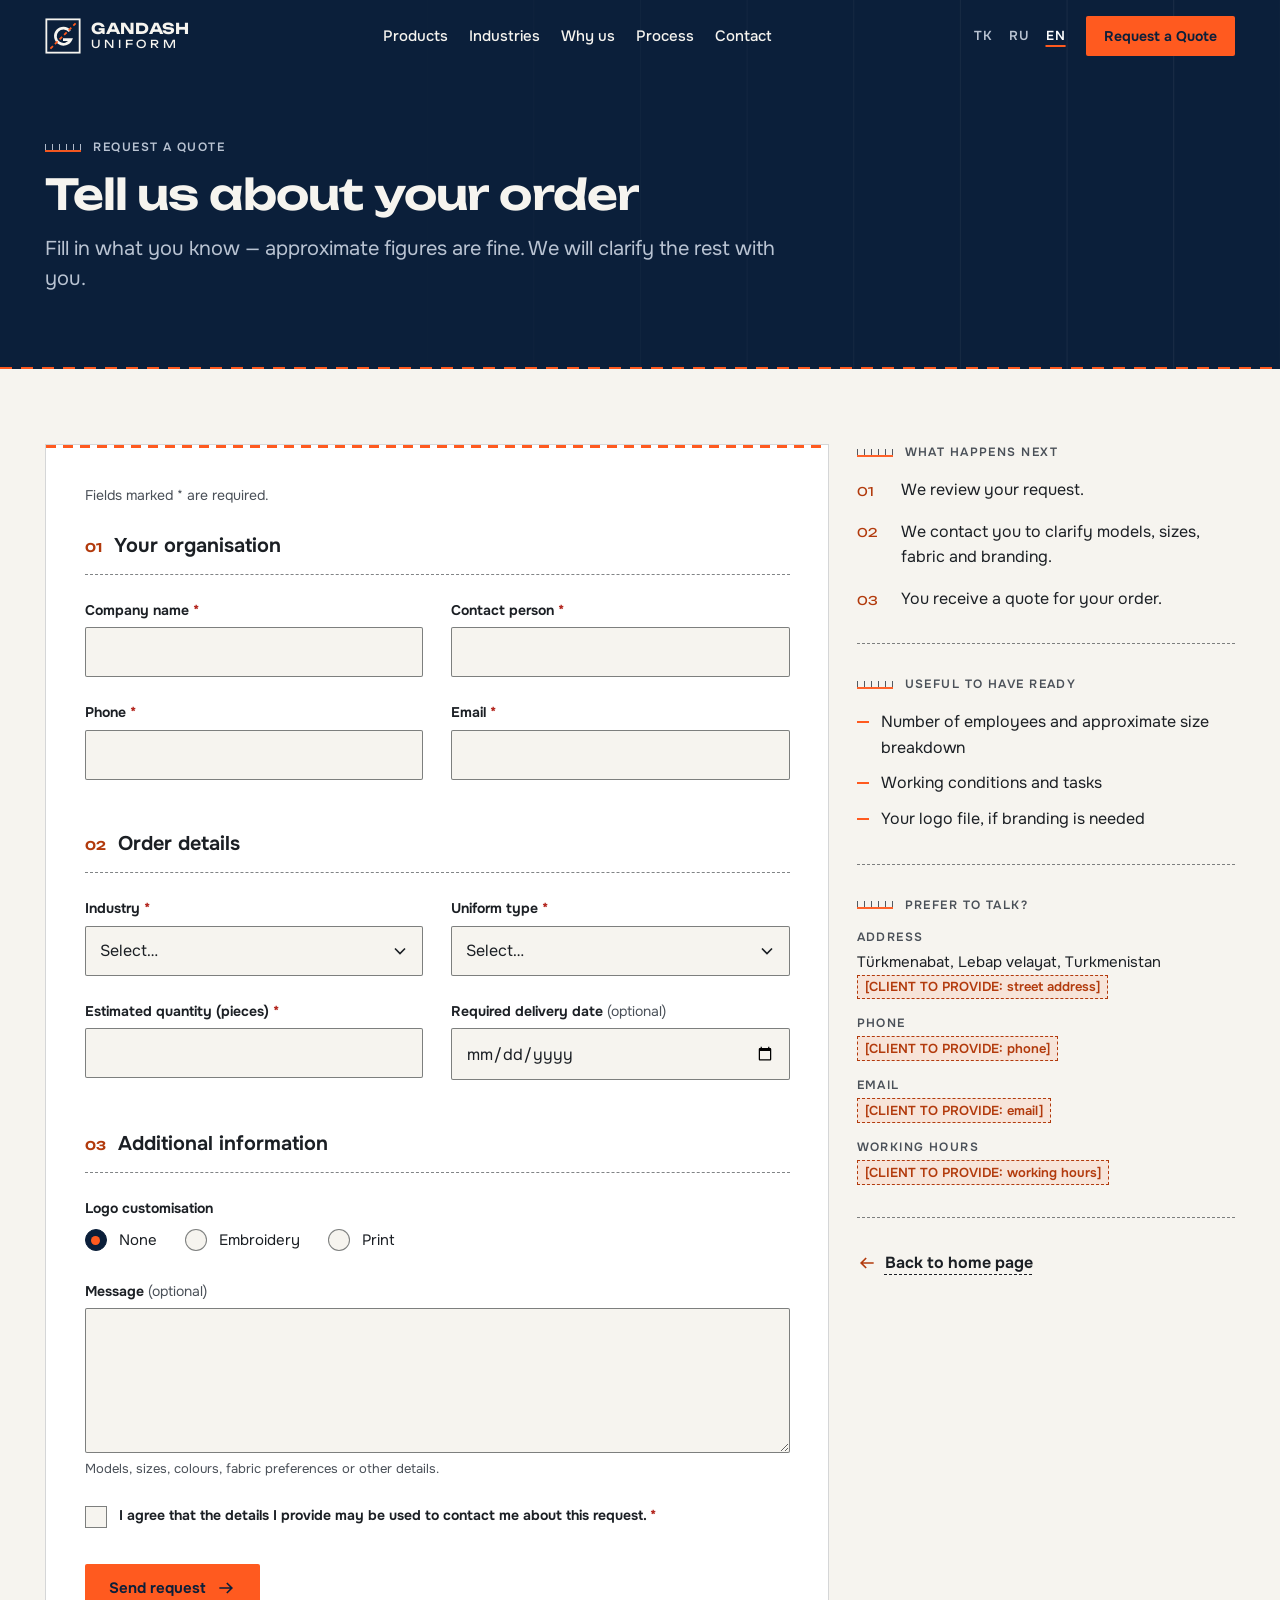
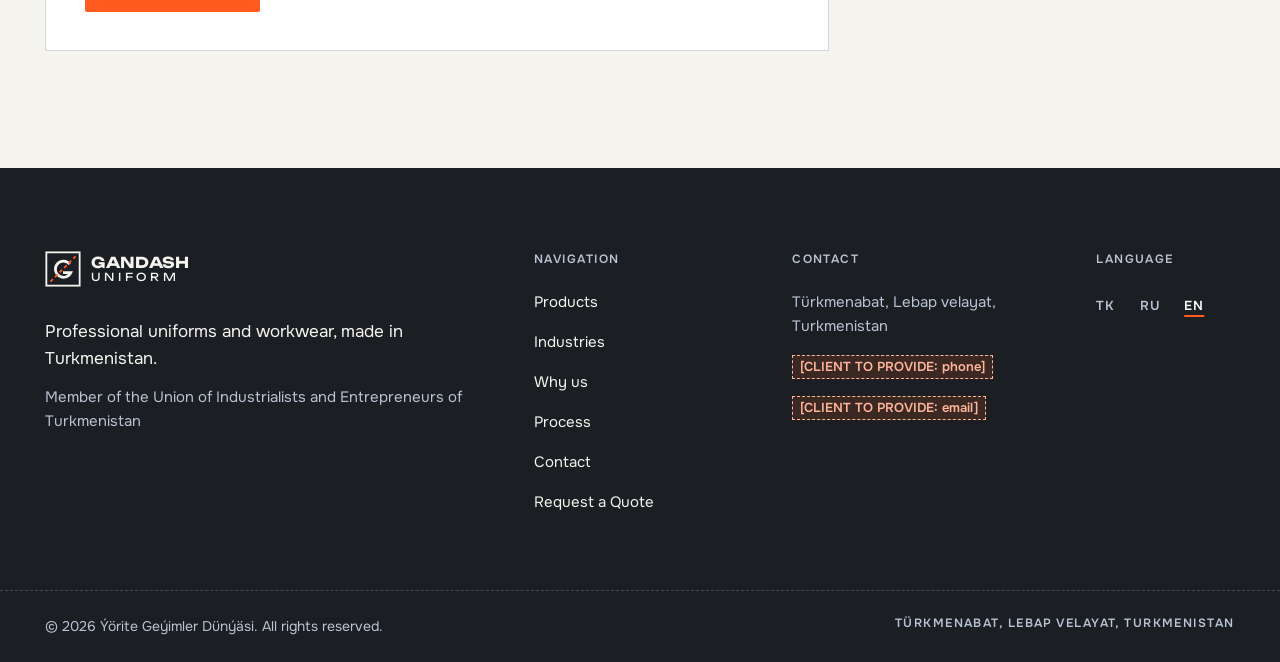
<file: en/quote/index.html>
<!doctype html>
<html lang="en" class="no-js">
<head>
  <meta charset="utf-8">
  <meta name="viewport" content="width=device-width, initial-scale=1">
  <title>Request a Quote — Gandash Uniform</title>
  <meta name="description" content="Send your uniform or workwear requirements to Gandash Uniform: industry, garment type, quantity, delivery date and logo customisation. We will prepare a quote for your order.">
  <link rel="canonical" href="https://www.example.com/en/quote/">
  <link rel="alternate" hreflang="tk" href="https://www.example.com/tk/quote/">
  <link rel="alternate" hreflang="ru" href="https://www.example.com/ru/quote/">
  <link rel="alternate" hreflang="en" href="https://www.example.com/en/quote/">
  <link rel="alternate" hreflang="x-default" href="https://www.example.com/tk/quote/">
  <meta property="og:type" content="website">
  <meta property="og:site_name" content="Gandash Uniform">
  <meta property="og:title" content="Request a Quote — Gandash Uniform">
  <meta property="og:description" content="Send your uniform or workwear requirements to Gandash Uniform: industry, garment type, quantity, delivery date and logo customisation. We will prepare a quote for your order.">
  <meta property="og:url" content="https://www.example.com/en/quote/">
  <meta property="og:locale" content="en_US">
  <meta property="og:locale:alternate" content="tk_TM">
  <meta property="og:locale:alternate" content="ru_RU">
  <meta property="og:image" content="https://www.example.com/assets/img/og-default.png">
  <meta property="og:image:width" content="1200">
  <meta property="og:image:height" content="630">
  <meta name="twitter:card" content="summary_large_image">
  <meta name="theme-color" content="#0B1F3A">
  <link rel="icon" href="../../assets/img/favicon.svg" type="image/svg+xml">
  <link rel="preload" href="../../assets/fonts/unbounded-latin.woff2" as="font" type="font/woff2" crossorigin>
  <link rel="preload" href="../../assets/fonts/onest-latin.woff2" as="font" type="font/woff2" crossorigin>
  <link rel="stylesheet" href="../../css/tokens.css">
  <link rel="stylesheet" href="../../css/base.css">
  <link rel="stylesheet" href="../../css/components.css">
  <link rel="stylesheet" href="../../css/pages.css">
  <script>
    (function (d, w) {
      var h = d.documentElement;
      h.classList.remove('no-js'); h.classList.add('js');
      var still = w.matchMedia && w.matchMedia('(prefers-reduced-motion: reduce)').matches;
      if (!still && 'IntersectionObserver' in w) {
        h.classList.add('motion');
        /* Fail-safe: if the module script never runs, reveal everything. */
        setTimeout(function () { if (!w.__guReady) h.classList.remove('motion'); }, 3500);
      }
      var q = location.search;
      if (/[?&]dev=1/.test(q) || (/^(localhost|127\.0\.0\.1)$/.test(location.hostname) && !/[?&]dev=0/.test(q))) h.setAttribute('data-dev', '');
    })(document, window);
  </script>
  <script type="module" src="../../js/main.js"></script>
  <script type="application/ld+json">{"@context":"https://schema.org","@graph":[{"@type":"Organization","@id":"https://www.example.com/#organization","name":"Gandash Uniform","legalName":"Ýörite Geýimler Dünýäsi","alternateName":"Ýörite Geýimler Dünýäsi","url":"https://www.example.com/","logo":"https://www.example.com/assets/img/logo.svg","description":"Manufacturer of professional uniforms and workwear in Türkmenabat, Turkmenistan: medical, corporate, industrial, construction, hospitality, security, school, sportswear, high-visibility garments and accessories.","memberOf":{"@type":"Organization","name":"Union of Industrialists and Entrepreneurs of Turkmenistan"},"address":{"@type":"PostalAddress","addressLocality":"Türkmenabat","addressRegion":"Lebap","addressCountry":"TM"}},{"@type":"LocalBusiness","@id":"https://www.example.com/#localbusiness","name":"Gandash Uniform","legalName":"Ýörite Geýimler Dünýäsi","url":"https://www.example.com/en/quote/","image":"https://www.example.com/assets/img/og-default.png","description":"Manufacturer of professional uniforms and workwear in Türkmenabat, Turkmenistan: medical, corporate, industrial, construction, hospitality, security, school, sportswear, high-visibility garments and accessories.","address":{"@type":"PostalAddress","addressLocality":"Türkmenabat","addressRegion":"Lebap","addressCountry":"TM"},"areaServed":{"@type":"Country","name":"Turkmenistan"},"knowsLanguage":["tk","ru","en"],"parentOrganization":{"@id":"https://www.example.com/#organization"}},{"@type":"WebPage","@id":"https://www.example.com/en/quote/#webpage","url":"https://www.example.com/en/quote/","name":"Request a Quote — Gandash Uniform","description":"Send your uniform or workwear requirements to Gandash Uniform: industry, garment type, quantity, delivery date and logo customisation. We will prepare a quote for your order.","inLanguage":"en","about":{"@id":"https://www.example.com/#organization"}}]}</script>
</head>
<body>
  <a class="skip-link" href="#main">Skip to content</a>
  <header class="site-header" data-header>
    <div class="container site-header__inner">
      <a class="logo" href="../../en/" aria-label="Gandash Uniform — home page" data-placeholder-logo>
        <svg class="logo__mark" viewBox="0 0 40 40" width="36" height="36" aria-hidden="true" focusable="false">
  <rect x="1.5" y="1.5" width="37" height="37" fill="none" stroke="currentColor" stroke-width="2"/>
  <path d="M27.5 14.5a9 9 0 1 0 1.2 9.5H20" fill="none" stroke="currentColor" stroke-width="3"/>
  <path d="M6 34 34 6" fill="none" stroke="#FF5A1F" stroke-width="2" stroke-dasharray="4 3.2"/>
</svg>
        <span class="logo__word" aria-hidden="true">Gandash <span>Uniform</span></span>
      </a>
      <nav class="nav" id="site-nav" aria-label="Main navigation">
        <ul class="nav__list">
          <li><a class="nav__link" href="../../en/#categories">Products</a></li>
          <li><a class="nav__link" href="../../en/#industries">Industries</a></li>
          <li><a class="nav__link" href="../../en/#why">Why us</a></li>
          <li><a class="nav__link" href="../../en/#process">Process</a></li>
          <li><a class="nav__link" href="../../en/#contact">Contact</a></li>
        </ul>
        <a class="btn btn--primary nav__cta" href="../../en/quote/">Request a Quote<svg class="icon-arrow" viewBox="0 0 24 24" width="20" height="20" aria-hidden="true" focusable="false"><path d="M4 12h15M13 6l6 6-6 6" fill="none" stroke="currentColor" stroke-width="2"/></svg></a>
      </nav>
      <div class="site-header__actions">
        <nav class="lang lang--header" aria-label="Language"><ul class="lang__list"><li><a href="../../tk/quote/" hreflang="tk" lang="tk" data-lang="tk" aria-label="TK — Türkmençe">TK</a></li><li><a href="../../ru/quote/" hreflang="ru" lang="ru" data-lang="ru" aria-label="RU — Русский">RU</a></li><li><a href="../../en/quote/" hreflang="en" lang="en" data-lang="en" aria-current="true" aria-label="EN — English">EN</a></li></ul></nav>
        <a class="btn btn--primary btn--sm site-header__cta" href="../../en/quote/">Request a Quote</a>
        <button class="menu-toggle" type="button" aria-expanded="false" aria-controls="site-nav" data-menu-toggle data-label-open="Menu" data-label-close="Close menu">
          <span class="sr-only" data-menu-label>Menu</span>
          <span class="menu-toggle__bars" aria-hidden="true"><span></span><span></span></span>
        </button>
      </div>
    </div>
  </header>
  <main id="main">
    <section class="page-hero">
      <div class="container page-hero__inner">
        <p class="label label--light label--tick">Request a quote</p>
        <h1 class="h1" data-split><span class="w"><span class="wi">Tell</span></span> <span class="w"><span class="wi">us</span></span> <span class="w"><span class="wi">about</span></span> <span class="w"><span class="wi">your</span></span> <span class="w"><span class="wi">order</span></span></h1>
        <p class="lead">Fill in what you know — approximate figures are fine. We will clarify the rest with you.</p>
      </div>
    </section>

    <section class="section section--tight">
      <div class="container quote">
        <div class="quote__form panel">
          <div class="form-wrap" data-form-wrap>
        <form class="form" data-form="quote" method="post" action="#">
          <p class="form__note">Fields marked * are required.</p>
          <p class="form__alert" data-form-alert role="alert" tabindex="-1" hidden></p>
          <fieldset class="form__set">
            <legend class="form__legend"><span aria-hidden="true">01</span> Your organisation</legend>
            <div class="form__grid">
          <div class="field" data-field>
            <label for="quote-company">Company name <span class="req" aria-hidden="true">*</span></label>
            <input id="quote-company" name="company" required aria-describedby="quote-company-err" type="text" autocomplete="organization">
            
            <p class="field__error" id="quote-company-err" data-error hidden></p>
          </div>
          <div class="field" data-field>
            <label for="quote-person">Contact person <span class="req" aria-hidden="true">*</span></label>
            <input id="quote-person" name="person" required aria-describedby="quote-person-err" type="text" autocomplete="name">
            
            <p class="field__error" id="quote-person-err" data-error hidden></p>
          </div>
          <div class="field" data-field>
            <label for="quote-phone">Phone <span class="req" aria-hidden="true">*</span></label>
            <input id="quote-phone" name="phone" required aria-describedby="quote-phone-err" type="tel" autocomplete="tel" inputmode="tel">
            
            <p class="field__error" id="quote-phone-err" data-error hidden></p>
          </div>
          <div class="field" data-field>
            <label for="quote-email">Email <span class="req" aria-hidden="true">*</span></label>
            <input id="quote-email" name="email" required aria-describedby="quote-email-err" type="email" autocomplete="email">
            
            <p class="field__error" id="quote-email-err" data-error hidden></p>
          </div>
            </div>
          </fieldset>
          <fieldset class="form__set">
            <legend class="form__legend"><span aria-hidden="true">02</span> Order details</legend>
            <div class="form__grid">
          <div class="field" data-field>
            <label for="quote-industry">Industry <span class="req" aria-hidden="true">*</span></label>
            <select id="quote-industry" name="industry" required aria-describedby="quote-industry-err">
              <option value="">Select…</option>
              <option value="healthcare">Healthcare</option>
              <option value="manufacturing">Manufacturing</option>
              <option value="construction">Construction</option>
              <option value="hospitality">Hotels and restaurants</option>
              <option value="education">Education</option>
              <option value="security">Security services</option>
              <option value="government">Government body</option>
              <option value="corporate">Corporate / office</option>
              <option value="other">Other</option>
            </select>
            
            <p class="field__error" id="quote-industry-err" data-error hidden></p>
          </div>
          <div class="field" data-field>
            <label for="quote-type">Uniform type <span class="req" aria-hidden="true">*</span></label>
            <select id="quote-type" name="type" required aria-describedby="quote-type-err">
              <option value="">Select…</option>
              <option value="medical">Medical</option>
              <option value="corporate">Corporate</option>
              <option value="industrial">Industrial</option>
              <option value="construction">Construction</option>
              <option value="hospitality">Hospitality</option>
              <option value="security">Security</option>
              <option value="school">School</option>
              <option value="sportswear">Sportswear</option>
              <option value="hivis">High-visibility</option>
              <option value="accessories">Accessories</option>
              <option value="other">Several types / not sure yet</option>
            </select>
            
            <p class="field__error" id="quote-type-err" data-error hidden></p>
          </div>
          <div class="field" data-field>
            <label for="quote-quantity">Estimated quantity (pieces) <span class="req" aria-hidden="true">*</span></label>
            <input id="quote-quantity" name="quantity" required aria-describedby="quote-quantity-err" type="number" inputmode="numeric" min="1" step="1">
            
            <p class="field__error" id="quote-quantity-err" data-error hidden></p>
          </div>
          <div class="field" data-field>
            <label for="quote-date">Required delivery date <span class="opt">(optional)</span></label>
            <input id="quote-date" name="date" aria-describedby="quote-date-err" type="date">
            
            <p class="field__error" id="quote-date-err" data-error hidden></p>
          </div>
            </div>
          </fieldset>
          <fieldset class="form__set">
            <legend class="form__legend"><span aria-hidden="true">03</span> Additional information</legend>
            <div class="form__grid">
          <fieldset class="field field--wide radio-group">
            <legend>Logo customisation</legend>
            <div class="radio-group__items">
              <label class="radio" for="quote-logo-none">
                <input id="quote-logo-none" name="logo" type="radio" value="none" checked>
                <span class="radio__dot" aria-hidden="true"></span>
                <span>None</span>
              </label>
              <label class="radio" for="quote-logo-embroidery">
                <input id="quote-logo-embroidery" name="logo" type="radio" value="embroidery">
                <span class="radio__dot" aria-hidden="true"></span>
                <span>Embroidery</span>
              </label>
              <label class="radio" for="quote-logo-print">
                <input id="quote-logo-print" name="logo" type="radio" value="print">
                <span class="radio__dot" aria-hidden="true"></span>
                <span>Print</span>
              </label>
            </div>
          </fieldset>
          <div class="field field--wide" data-field>
            <label for="quote-message">Message <span class="opt">(optional)</span></label>
            <textarea id="quote-message" name="message" aria-describedby="quote-message-err quote-message-hint" rows="5" maxlength="2000"></textarea>
            <p class="field__hint" id="quote-message-hint">Models, sizes, colours, fabric preferences or other details.</p>
            <p class="field__error" id="quote-message-err" data-error hidden></p>
          </div>
          <div class="field field--wide field--check" data-field>
            <label class="check" for="quote-consent">
              <input id="quote-consent" name="consent" type="checkbox" value="yes" required aria-describedby="quote-consent-err">
              <span class="check__box" aria-hidden="true"></span>
              <span>I agree that the details I provide may be used to contact me about this request. <span class="req" aria-hidden="true">*</span></span>
            </label>
            <p class="field__error" id="quote-consent-err" data-error hidden></p>
          </div>
            </div>
          </fieldset>
          <div class="hp" aria-hidden="true">
            <label for="quote-website">Website</label>
            <input id="quote-website" name="website" type="text" tabindex="-1" autocomplete="off">
          </div>
          <noscript><p class="form__alert">JavaScript is required to send this form. Please enable it or contact us directly.</p></noscript>
          <div class="form__actions">
            <button class="btn btn--primary" type="submit" data-submit><span data-submit-label>Send request</span><svg class="icon-arrow" viewBox="0 0 24 24" width="20" height="20" aria-hidden="true" focusable="false"><path d="M4 12h15M13 6l6 6-6 6" fill="none" stroke="currentColor" stroke-width="2"/></svg></button>
          </div>
        </form>
        <div class="form-success" data-form-success tabindex="-1" hidden>
          <svg class="form-success__icon" viewBox="0 0 48 48" width="48" height="48" aria-hidden="true" focusable="false"><circle cx="24" cy="24" r="22" fill="none" stroke="currentColor" stroke-width="2" stroke-dasharray="5 4"/><path d="m14 25 7 7 13-15" fill="none" stroke="#FF5A1F" stroke-width="3.5"/></svg>
          <h3 class="h3" data-success-title>Thank you — your request has been sent</h3>
          <p data-success-text>We will review the details and contact you to clarify the order and prepare a quote.</p>
          <button class="btn btn--outline" type="button" data-form-reset>Send another request</button>
        </div>
      </div>
        </div>
        <aside class="quote__aside">
          <div class="aside-block">
            <h2 class="label label--tick">What happens next</h2>
            <ol class="aside-steps">
              <li><span aria-hidden="true">01</span><p>We review your request.</p></li>
              <li><span aria-hidden="true">02</span><p>We contact you to clarify models, sizes, fabric and branding.</p></li>
              <li><span aria-hidden="true">03</span><p>You receive a quote for your order.</p></li>
            </ol>
          </div>
          <div class="aside-block">
            <h2 class="label label--tick">Useful to have ready</h2>
            <ul class="aside-list">
              <li>Number of employees and approximate size breakdown</li>
              <li>Working conditions and tasks</li>
              <li>Your logo file, if branding is needed</li>
            </ul>
          </div>
          <div class="aside-block">
            <h2 class="label label--tick">Prefer to talk?</h2>
            <dl class="contact-list contact-list--compact">
          <div><dt class="label">Address</dt><dd>Türkmenabat, Lebap velayat, Turkmenistan<br><span class="ph-tag" data-placeholder>[CLIENT TO PROVIDE: street address]</span></dd></div>
          <div><dt class="label">Phone</dt><dd><span class="ph-tag" data-placeholder>[CLIENT TO PROVIDE: phone]</span></dd></div>
          <div><dt class="label">Email</dt><dd><span class="ph-tag" data-placeholder>[CLIENT TO PROVIDE: email]</span></dd></div>
          <div><dt class="label">Working hours</dt><dd><span class="ph-tag" data-placeholder>[CLIENT TO PROVIDE: working hours]</span></dd></div>
        </dl>
          </div>
          <a class="link-arrow link-arrow--back" href="../../en/"><svg class="icon-arrow" viewBox="0 0 24 24" width="20" height="20" aria-hidden="true" focusable="false"><path d="M4 12h15M13 6l6 6-6 6" fill="none" stroke="currentColor" stroke-width="2"/></svg>Back to home page</a>
        </aside>
      </div>
    </section>
  </main>

  <footer class="site-footer">
    <div class="container site-footer__grid">
      <div class="site-footer__brand">
        <a class="logo" href="../../en/" aria-label="Gandash Uniform — home page">
          <svg class="logo__mark" viewBox="0 0 40 40" width="36" height="36" aria-hidden="true" focusable="false">
  <rect x="1.5" y="1.5" width="37" height="37" fill="none" stroke="currentColor" stroke-width="2"/>
  <path d="M27.5 14.5a9 9 0 1 0 1.2 9.5H20" fill="none" stroke="currentColor" stroke-width="3"/>
  <path d="M6 34 34 6" fill="none" stroke="#FF5A1F" stroke-width="2" stroke-dasharray="4 3.2"/>
</svg>
          <span class="logo__word" aria-hidden="true">Gandash <span>Uniform</span></span>
        </a>
        <p class="site-footer__tagline">Professional uniforms and workwear, made in Turkmenistan.</p>
        <p class="site-footer__member">Member of the Union of Industrialists and Entrepreneurs of Turkmenistan</p>
      </div>
      <nav class="site-footer__col" aria-label="Navigation">
        <h2 class="label">Navigation</h2>
        <ul><li><a href="../../en/#categories">Products</a></li><li><a href="../../en/#industries">Industries</a></li><li><a href="../../en/#why">Why us</a></li><li><a href="../../en/#process">Process</a></li><li><a href="../../en/#contact">Contact</a></li><li><a href="../../en/quote/">Request a Quote</a></li></ul>
      </nav>
      <div class="site-footer__col">
        <h2 class="label">Contact</h2>
        <ul>
          <li>Türkmenabat, Lebap velayat, Turkmenistan</li>
          <li><span class="ph-tag" data-placeholder>[CLIENT TO PROVIDE: phone]</span></li>
          <li><span class="ph-tag" data-placeholder>[CLIENT TO PROVIDE: email]</span></li>
        </ul>
      </div>
      <div class="site-footer__col">
        <h2 class="label">Language</h2>
        <nav class="lang lang--footer" aria-label="Language"><ul class="lang__list"><li><a href="../../tk/quote/" hreflang="tk" lang="tk" data-lang="tk" aria-label="TK — Türkmençe">TK</a></li><li><a href="../../ru/quote/" hreflang="ru" lang="ru" data-lang="ru" aria-label="RU — Русский">RU</a></li><li><a href="../../en/quote/" hreflang="en" lang="en" data-lang="en" aria-current="true" aria-label="EN — English">EN</a></li></ul></nav>
      </div>
    </div>
    <div class="container site-footer__bottom">
      <p>© 2026 <span lang="tk">Ýörite Geýimler Dünýäsi</span>. All rights reserved.</p>
      <p class="label">Türkmenabat, Lebap velayat, Turkmenistan</p>
    </div>
  </footer>
  <p class="dev-badge" data-dev-badge hidden><strong data-dev-count>0</strong> placeholders on this page — see PLACEHOLDERS.md</p>
</body>
</html>
</file>
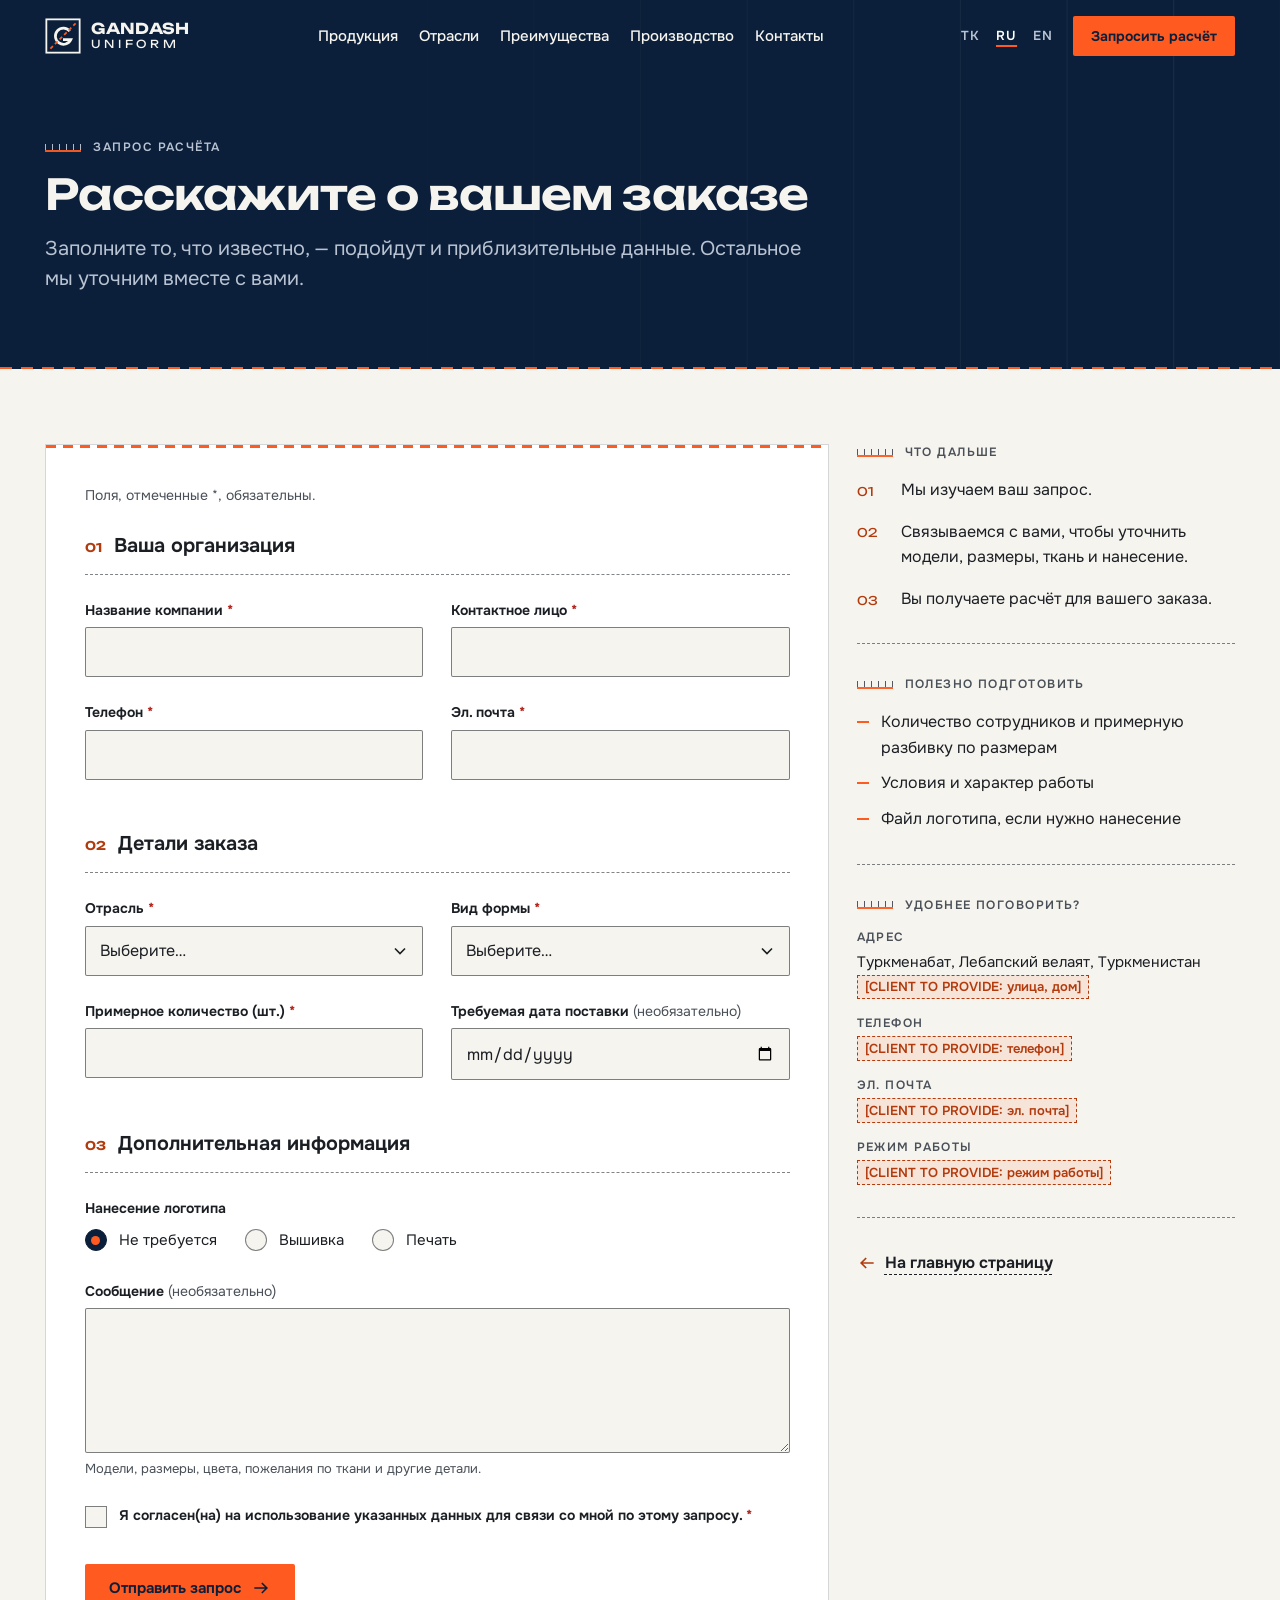
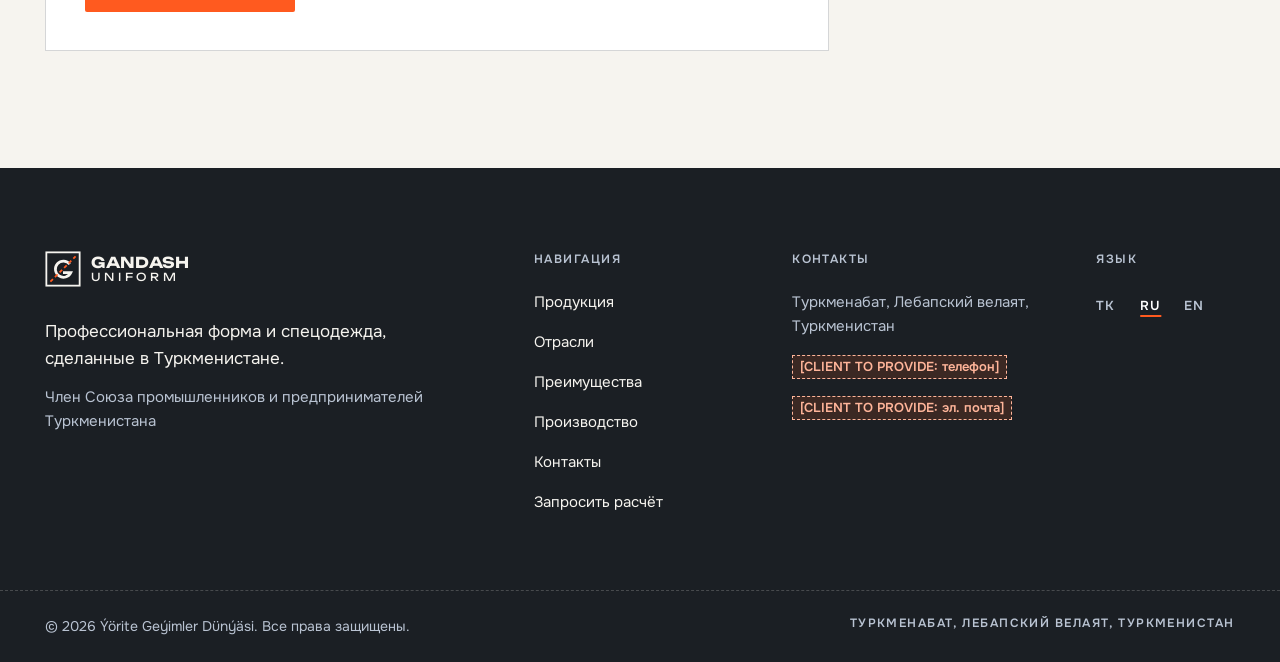
<file: ru/quote/index.html>
<!doctype html>
<html lang="ru" class="no-js">
<head>
  <meta charset="utf-8">
  <meta name="viewport" content="width=device-width, initial-scale=1">
  <title>Запросить расчёт — Gandash Uniform</title>
  <meta name="description" content="Отправьте требования к форме или спецодежде в Gandash Uniform: отрасль, вид изделий, количество, срок поставки и нанесение логотипа. Мы подготовим расчёт для вашего заказа.">
  <link rel="canonical" href="https://www.example.com/ru/quote/">
  <link rel="alternate" hreflang="tk" href="https://www.example.com/tk/quote/">
  <link rel="alternate" hreflang="ru" href="https://www.example.com/ru/quote/">
  <link rel="alternate" hreflang="en" href="https://www.example.com/en/quote/">
  <link rel="alternate" hreflang="x-default" href="https://www.example.com/tk/quote/">
  <meta property="og:type" content="website">
  <meta property="og:site_name" content="Gandash Uniform">
  <meta property="og:title" content="Запросить расчёт — Gandash Uniform">
  <meta property="og:description" content="Отправьте требования к форме или спецодежде в Gandash Uniform: отрасль, вид изделий, количество, срок поставки и нанесение логотипа. Мы подготовим расчёт для вашего заказа.">
  <meta property="og:url" content="https://www.example.com/ru/quote/">
  <meta property="og:locale" content="ru_RU">
  <meta property="og:locale:alternate" content="tk_TM">
  <meta property="og:locale:alternate" content="en_US">
  <meta property="og:image" content="https://www.example.com/assets/img/og-default.png">
  <meta property="og:image:width" content="1200">
  <meta property="og:image:height" content="630">
  <meta name="twitter:card" content="summary_large_image">
  <meta name="theme-color" content="#0B1F3A">
  <link rel="icon" href="../../assets/img/favicon.svg" type="image/svg+xml">
  <link rel="preload" href="../../assets/fonts/unbounded-cyrillic.woff2" as="font" type="font/woff2" crossorigin>
  <link rel="preload" href="../../assets/fonts/onest-cyrillic.woff2" as="font" type="font/woff2" crossorigin>
  <link rel="stylesheet" href="../../css/tokens.css">
  <link rel="stylesheet" href="../../css/base.css">
  <link rel="stylesheet" href="../../css/components.css">
  <link rel="stylesheet" href="../../css/pages.css">
  <script>
    (function (d, w) {
      var h = d.documentElement;
      h.classList.remove('no-js'); h.classList.add('js');
      var still = w.matchMedia && w.matchMedia('(prefers-reduced-motion: reduce)').matches;
      if (!still && 'IntersectionObserver' in w) {
        h.classList.add('motion');
        /* Fail-safe: if the module script never runs, reveal everything. */
        setTimeout(function () { if (!w.__guReady) h.classList.remove('motion'); }, 3500);
      }
      var q = location.search;
      if (/[?&]dev=1/.test(q) || (/^(localhost|127\.0\.0\.1)$/.test(location.hostname) && !/[?&]dev=0/.test(q))) h.setAttribute('data-dev', '');
    })(document, window);
  </script>
  <script type="module" src="../../js/main.js"></script>
  <script type="application/ld+json">{"@context":"https://schema.org","@graph":[{"@type":"Organization","@id":"https://www.example.com/#organization","name":"Gandash Uniform","legalName":"Ýörite Geýimler Dünýäsi","alternateName":"Ýörite Geýimler Dünýäsi","url":"https://www.example.com/","logo":"https://www.example.com/assets/img/logo.svg","description":"Производитель профессиональной формы и спецодежды в Туркменабате, Туркменистан: медицинская, корпоративная, промышленная, строительная одежда, форма для гостиниц, охраны, школ, спортивная и сигнальная одежда, аксессуары.","memberOf":{"@type":"Organization","name":"Союз промышленников и предпринимателей Туркменистана"},"address":{"@type":"PostalAddress","addressLocality":"Türkmenabat","addressRegion":"Lebap","addressCountry":"TM"}},{"@type":"LocalBusiness","@id":"https://www.example.com/#localbusiness","name":"Gandash Uniform","legalName":"Ýörite Geýimler Dünýäsi","url":"https://www.example.com/ru/quote/","image":"https://www.example.com/assets/img/og-default.png","description":"Производитель профессиональной формы и спецодежды в Туркменабате, Туркменистан: медицинская, корпоративная, промышленная, строительная одежда, форма для гостиниц, охраны, школ, спортивная и сигнальная одежда, аксессуары.","address":{"@type":"PostalAddress","addressLocality":"Türkmenabat","addressRegion":"Lebap","addressCountry":"TM"},"areaServed":{"@type":"Country","name":"Turkmenistan"},"knowsLanguage":["tk","ru","en"],"parentOrganization":{"@id":"https://www.example.com/#organization"}},{"@type":"WebPage","@id":"https://www.example.com/ru/quote/#webpage","url":"https://www.example.com/ru/quote/","name":"Запросить расчёт — Gandash Uniform","description":"Отправьте требования к форме или спецодежде в Gandash Uniform: отрасль, вид изделий, количество, срок поставки и нанесение логотипа. Мы подготовим расчёт для вашего заказа.","inLanguage":"ru","about":{"@id":"https://www.example.com/#organization"}}]}</script>
</head>
<body>
  <a class="skip-link" href="#main">Перейти к содержанию</a>
  <header class="site-header" data-header>
    <div class="container site-header__inner">
      <a class="logo" href="../../ru/" aria-label="Gandash Uniform — главная страница" data-placeholder-logo>
        <svg class="logo__mark" viewBox="0 0 40 40" width="36" height="36" aria-hidden="true" focusable="false">
  <rect x="1.5" y="1.5" width="37" height="37" fill="none" stroke="currentColor" stroke-width="2"/>
  <path d="M27.5 14.5a9 9 0 1 0 1.2 9.5H20" fill="none" stroke="currentColor" stroke-width="3"/>
  <path d="M6 34 34 6" fill="none" stroke="#FF5A1F" stroke-width="2" stroke-dasharray="4 3.2"/>
</svg>
        <span class="logo__word" aria-hidden="true">Gandash <span>Uniform</span></span>
      </a>
      <nav class="nav" id="site-nav" aria-label="Основная навигация">
        <ul class="nav__list">
          <li><a class="nav__link" href="../../ru/#categories">Продукция</a></li>
          <li><a class="nav__link" href="../../ru/#industries">Отрасли</a></li>
          <li><a class="nav__link" href="../../ru/#why">Преимущества</a></li>
          <li><a class="nav__link" href="../../ru/#process">Производство</a></li>
          <li><a class="nav__link" href="../../ru/#contact">Контакты</a></li>
        </ul>
        <a class="btn btn--primary nav__cta" href="../../ru/quote/">Запросить расчёт<svg class="icon-arrow" viewBox="0 0 24 24" width="20" height="20" aria-hidden="true" focusable="false"><path d="M4 12h15M13 6l6 6-6 6" fill="none" stroke="currentColor" stroke-width="2"/></svg></a>
      </nav>
      <div class="site-header__actions">
        <nav class="lang lang--header" aria-label="Язык"><ul class="lang__list"><li><a href="../../tk/quote/" hreflang="tk" lang="tk" data-lang="tk" aria-label="TK — Türkmençe">TK</a></li><li><a href="../../ru/quote/" hreflang="ru" lang="ru" data-lang="ru" aria-current="true" aria-label="RU — Русский">RU</a></li><li><a href="../../en/quote/" hreflang="en" lang="en" data-lang="en" aria-label="EN — English">EN</a></li></ul></nav>
        <a class="btn btn--primary btn--sm site-header__cta" href="../../ru/quote/">Запросить расчёт</a>
        <button class="menu-toggle" type="button" aria-expanded="false" aria-controls="site-nav" data-menu-toggle data-label-open="Меню" data-label-close="Закрыть меню">
          <span class="sr-only" data-menu-label>Меню</span>
          <span class="menu-toggle__bars" aria-hidden="true"><span></span><span></span></span>
        </button>
      </div>
    </div>
  </header>
  <main id="main">
    <section class="page-hero">
      <div class="container page-hero__inner">
        <p class="label label--light label--tick">Запрос расчёта</p>
        <h1 class="h1" data-split><span class="w"><span class="wi">Расскажите</span></span> <span class="w"><span class="wi">о</span></span> <span class="w"><span class="wi">вашем</span></span> <span class="w"><span class="wi">заказе</span></span></h1>
        <p class="lead">Заполните то, что известно, — подойдут и приблизительные данные. Остальное мы уточним вместе с вами.</p>
      </div>
    </section>

    <section class="section section--tight">
      <div class="container quote">
        <div class="quote__form panel">
          <div class="form-wrap" data-form-wrap>
        <form class="form" data-form="quote" method="post" action="#">
          <p class="form__note">Поля, отмеченные *, обязательны.</p>
          <p class="form__alert" data-form-alert role="alert" tabindex="-1" hidden></p>
          <fieldset class="form__set">
            <legend class="form__legend"><span aria-hidden="true">01</span> Ваша организация</legend>
            <div class="form__grid">
          <div class="field" data-field>
            <label for="quote-company">Название компании <span class="req" aria-hidden="true">*</span></label>
            <input id="quote-company" name="company" required aria-describedby="quote-company-err" type="text" autocomplete="organization">
            
            <p class="field__error" id="quote-company-err" data-error hidden></p>
          </div>
          <div class="field" data-field>
            <label for="quote-person">Контактное лицо <span class="req" aria-hidden="true">*</span></label>
            <input id="quote-person" name="person" required aria-describedby="quote-person-err" type="text" autocomplete="name">
            
            <p class="field__error" id="quote-person-err" data-error hidden></p>
          </div>
          <div class="field" data-field>
            <label for="quote-phone">Телефон <span class="req" aria-hidden="true">*</span></label>
            <input id="quote-phone" name="phone" required aria-describedby="quote-phone-err" type="tel" autocomplete="tel" inputmode="tel">
            
            <p class="field__error" id="quote-phone-err" data-error hidden></p>
          </div>
          <div class="field" data-field>
            <label for="quote-email">Эл. почта <span class="req" aria-hidden="true">*</span></label>
            <input id="quote-email" name="email" required aria-describedby="quote-email-err" type="email" autocomplete="email">
            
            <p class="field__error" id="quote-email-err" data-error hidden></p>
          </div>
            </div>
          </fieldset>
          <fieldset class="form__set">
            <legend class="form__legend"><span aria-hidden="true">02</span> Детали заказа</legend>
            <div class="form__grid">
          <div class="field" data-field>
            <label for="quote-industry">Отрасль <span class="req" aria-hidden="true">*</span></label>
            <select id="quote-industry" name="industry" required aria-describedby="quote-industry-err">
              <option value="">Выберите…</option>
              <option value="healthcare">Здравоохранение</option>
              <option value="manufacturing">Промышленность</option>
              <option value="construction">Строительство</option>
              <option value="hospitality">Гостиницы и рестораны</option>
              <option value="education">Образование</option>
              <option value="security">Охранные службы</option>
              <option value="government">Государственное учреждение</option>
              <option value="corporate">Корпоративный сектор / офис</option>
              <option value="other">Другое</option>
            </select>
            
            <p class="field__error" id="quote-industry-err" data-error hidden></p>
          </div>
          <div class="field" data-field>
            <label for="quote-type">Вид формы <span class="req" aria-hidden="true">*</span></label>
            <select id="quote-type" name="type" required aria-describedby="quote-type-err">
              <option value="">Выберите…</option>
              <option value="medical">Медицинская одежда</option>
              <option value="corporate">Корпоративная форма</option>
              <option value="industrial">Промышленная спецодежда</option>
              <option value="construction">Строительная спецодежда</option>
              <option value="hospitality">Гостиницы и рестораны</option>
              <option value="security">Форма для охраны</option>
              <option value="school">Школьная форма</option>
              <option value="sportswear">Спортивная одежда</option>
              <option value="hivis">Сигнальная одежда</option>
              <option value="accessories">Аксессуары</option>
              <option value="other">Несколько видов / пока не определились</option>
            </select>
            
            <p class="field__error" id="quote-type-err" data-error hidden></p>
          </div>
          <div class="field" data-field>
            <label for="quote-quantity">Примерное количество (шт.) <span class="req" aria-hidden="true">*</span></label>
            <input id="quote-quantity" name="quantity" required aria-describedby="quote-quantity-err" type="number" inputmode="numeric" min="1" step="1">
            
            <p class="field__error" id="quote-quantity-err" data-error hidden></p>
          </div>
          <div class="field" data-field>
            <label for="quote-date">Требуемая дата поставки <span class="opt">(необязательно)</span></label>
            <input id="quote-date" name="date" aria-describedby="quote-date-err" type="date">
            
            <p class="field__error" id="quote-date-err" data-error hidden></p>
          </div>
            </div>
          </fieldset>
          <fieldset class="form__set">
            <legend class="form__legend"><span aria-hidden="true">03</span> Дополнительная информация</legend>
            <div class="form__grid">
          <fieldset class="field field--wide radio-group">
            <legend>Нанесение логотипа</legend>
            <div class="radio-group__items">
              <label class="radio" for="quote-logo-none">
                <input id="quote-logo-none" name="logo" type="radio" value="none" checked>
                <span class="radio__dot" aria-hidden="true"></span>
                <span>Не требуется</span>
              </label>
              <label class="radio" for="quote-logo-embroidery">
                <input id="quote-logo-embroidery" name="logo" type="radio" value="embroidery">
                <span class="radio__dot" aria-hidden="true"></span>
                <span>Вышивка</span>
              </label>
              <label class="radio" for="quote-logo-print">
                <input id="quote-logo-print" name="logo" type="radio" value="print">
                <span class="radio__dot" aria-hidden="true"></span>
                <span>Печать</span>
              </label>
            </div>
          </fieldset>
          <div class="field field--wide" data-field>
            <label for="quote-message">Сообщение <span class="opt">(необязательно)</span></label>
            <textarea id="quote-message" name="message" aria-describedby="quote-message-err quote-message-hint" rows="5" maxlength="2000"></textarea>
            <p class="field__hint" id="quote-message-hint">Модели, размеры, цвета, пожелания по ткани и другие детали.</p>
            <p class="field__error" id="quote-message-err" data-error hidden></p>
          </div>
          <div class="field field--wide field--check" data-field>
            <label class="check" for="quote-consent">
              <input id="quote-consent" name="consent" type="checkbox" value="yes" required aria-describedby="quote-consent-err">
              <span class="check__box" aria-hidden="true"></span>
              <span>Я согласен(на) на использование указанных данных для связи со мной по этому запросу. <span class="req" aria-hidden="true">*</span></span>
            </label>
            <p class="field__error" id="quote-consent-err" data-error hidden></p>
          </div>
            </div>
          </fieldset>
          <div class="hp" aria-hidden="true">
            <label for="quote-website">Website</label>
            <input id="quote-website" name="website" type="text" tabindex="-1" autocomplete="off">
          </div>
          <noscript><p class="form__alert">Для отправки формы требуется JavaScript. Включите его или свяжитесь с нами напрямую.</p></noscript>
          <div class="form__actions">
            <button class="btn btn--primary" type="submit" data-submit><span data-submit-label>Отправить запрос</span><svg class="icon-arrow" viewBox="0 0 24 24" width="20" height="20" aria-hidden="true" focusable="false"><path d="M4 12h15M13 6l6 6-6 6" fill="none" stroke="currentColor" stroke-width="2"/></svg></button>
          </div>
        </form>
        <div class="form-success" data-form-success tabindex="-1" hidden>
          <svg class="form-success__icon" viewBox="0 0 48 48" width="48" height="48" aria-hidden="true" focusable="false"><circle cx="24" cy="24" r="22" fill="none" stroke="currentColor" stroke-width="2" stroke-dasharray="5 4"/><path d="m14 25 7 7 13-15" fill="none" stroke="#FF5A1F" stroke-width="3.5"/></svg>
          <h3 class="h3" data-success-title>Спасибо — ваш запрос отправлен</h3>
          <p data-success-text>Мы изучим детали и свяжемся с вами, чтобы уточнить заказ и подготовить расчёт.</p>
          <button class="btn btn--outline" type="button" data-form-reset>Отправить ещё один запрос</button>
        </div>
      </div>
        </div>
        <aside class="quote__aside">
          <div class="aside-block">
            <h2 class="label label--tick">Что дальше</h2>
            <ol class="aside-steps">
              <li><span aria-hidden="true">01</span><p>Мы изучаем ваш запрос.</p></li>
              <li><span aria-hidden="true">02</span><p>Связываемся с вами, чтобы уточнить модели, размеры, ткань и нанесение.</p></li>
              <li><span aria-hidden="true">03</span><p>Вы получаете расчёт для вашего заказа.</p></li>
            </ol>
          </div>
          <div class="aside-block">
            <h2 class="label label--tick">Полезно подготовить</h2>
            <ul class="aside-list">
              <li>Количество сотрудников и примерную разбивку по размерам</li>
              <li>Условия и характер работы</li>
              <li>Файл логотипа, если нужно нанесение</li>
            </ul>
          </div>
          <div class="aside-block">
            <h2 class="label label--tick">Удобнее поговорить?</h2>
            <dl class="contact-list contact-list--compact">
          <div><dt class="label">Адрес</dt><dd>Туркменабат, Лебапский велаят, Туркменистан<br><span class="ph-tag" data-placeholder>[CLIENT TO PROVIDE: улица, дом]</span></dd></div>
          <div><dt class="label">Телефон</dt><dd><span class="ph-tag" data-placeholder>[CLIENT TO PROVIDE: телефон]</span></dd></div>
          <div><dt class="label">Эл. почта</dt><dd><span class="ph-tag" data-placeholder>[CLIENT TO PROVIDE: эл. почта]</span></dd></div>
          <div><dt class="label">Режим работы</dt><dd><span class="ph-tag" data-placeholder>[CLIENT TO PROVIDE: режим работы]</span></dd></div>
        </dl>
          </div>
          <a class="link-arrow link-arrow--back" href="../../ru/"><svg class="icon-arrow" viewBox="0 0 24 24" width="20" height="20" aria-hidden="true" focusable="false"><path d="M4 12h15M13 6l6 6-6 6" fill="none" stroke="currentColor" stroke-width="2"/></svg>На главную страницу</a>
        </aside>
      </div>
    </section>
  </main>

  <footer class="site-footer">
    <div class="container site-footer__grid">
      <div class="site-footer__brand">
        <a class="logo" href="../../ru/" aria-label="Gandash Uniform — главная страница">
          <svg class="logo__mark" viewBox="0 0 40 40" width="36" height="36" aria-hidden="true" focusable="false">
  <rect x="1.5" y="1.5" width="37" height="37" fill="none" stroke="currentColor" stroke-width="2"/>
  <path d="M27.5 14.5a9 9 0 1 0 1.2 9.5H20" fill="none" stroke="currentColor" stroke-width="3"/>
  <path d="M6 34 34 6" fill="none" stroke="#FF5A1F" stroke-width="2" stroke-dasharray="4 3.2"/>
</svg>
          <span class="logo__word" aria-hidden="true">Gandash <span>Uniform</span></span>
        </a>
        <p class="site-footer__tagline">Профессиональная форма и спецодежда, сделанные в Туркменистане.</p>
        <p class="site-footer__member">Член Союза промышленников и предпринимателей Туркменистана</p>
      </div>
      <nav class="site-footer__col" aria-label="Навигация">
        <h2 class="label">Навигация</h2>
        <ul><li><a href="../../ru/#categories">Продукция</a></li><li><a href="../../ru/#industries">Отрасли</a></li><li><a href="../../ru/#why">Преимущества</a></li><li><a href="../../ru/#process">Производство</a></li><li><a href="../../ru/#contact">Контакты</a></li><li><a href="../../ru/quote/">Запросить расчёт</a></li></ul>
      </nav>
      <div class="site-footer__col">
        <h2 class="label">Контакты</h2>
        <ul>
          <li>Туркменабат, Лебапский велаят, Туркменистан</li>
          <li><span class="ph-tag" data-placeholder>[CLIENT TO PROVIDE: телефон]</span></li>
          <li><span class="ph-tag" data-placeholder>[CLIENT TO PROVIDE: эл. почта]</span></li>
        </ul>
      </div>
      <div class="site-footer__col">
        <h2 class="label">Язык</h2>
        <nav class="lang lang--footer" aria-label="Язык"><ul class="lang__list"><li><a href="../../tk/quote/" hreflang="tk" lang="tk" data-lang="tk" aria-label="TK — Türkmençe">TK</a></li><li><a href="../../ru/quote/" hreflang="ru" lang="ru" data-lang="ru" aria-current="true" aria-label="RU — Русский">RU</a></li><li><a href="../../en/quote/" hreflang="en" lang="en" data-lang="en" aria-label="EN — English">EN</a></li></ul></nav>
      </div>
    </div>
    <div class="container site-footer__bottom">
      <p>© 2026 <span lang="tk">Ýörite Geýimler Dünýäsi</span>. Все права защищены.</p>
      <p class="label">Туркменабат, Лебапский велаят, Туркменистан</p>
    </div>
  </footer>
  <p class="dev-badge" data-dev-badge hidden><strong data-dev-count>0</strong> заполнителей на странице — см. PLACEHOLDERS.md</p>
</body>
</html>
</file>
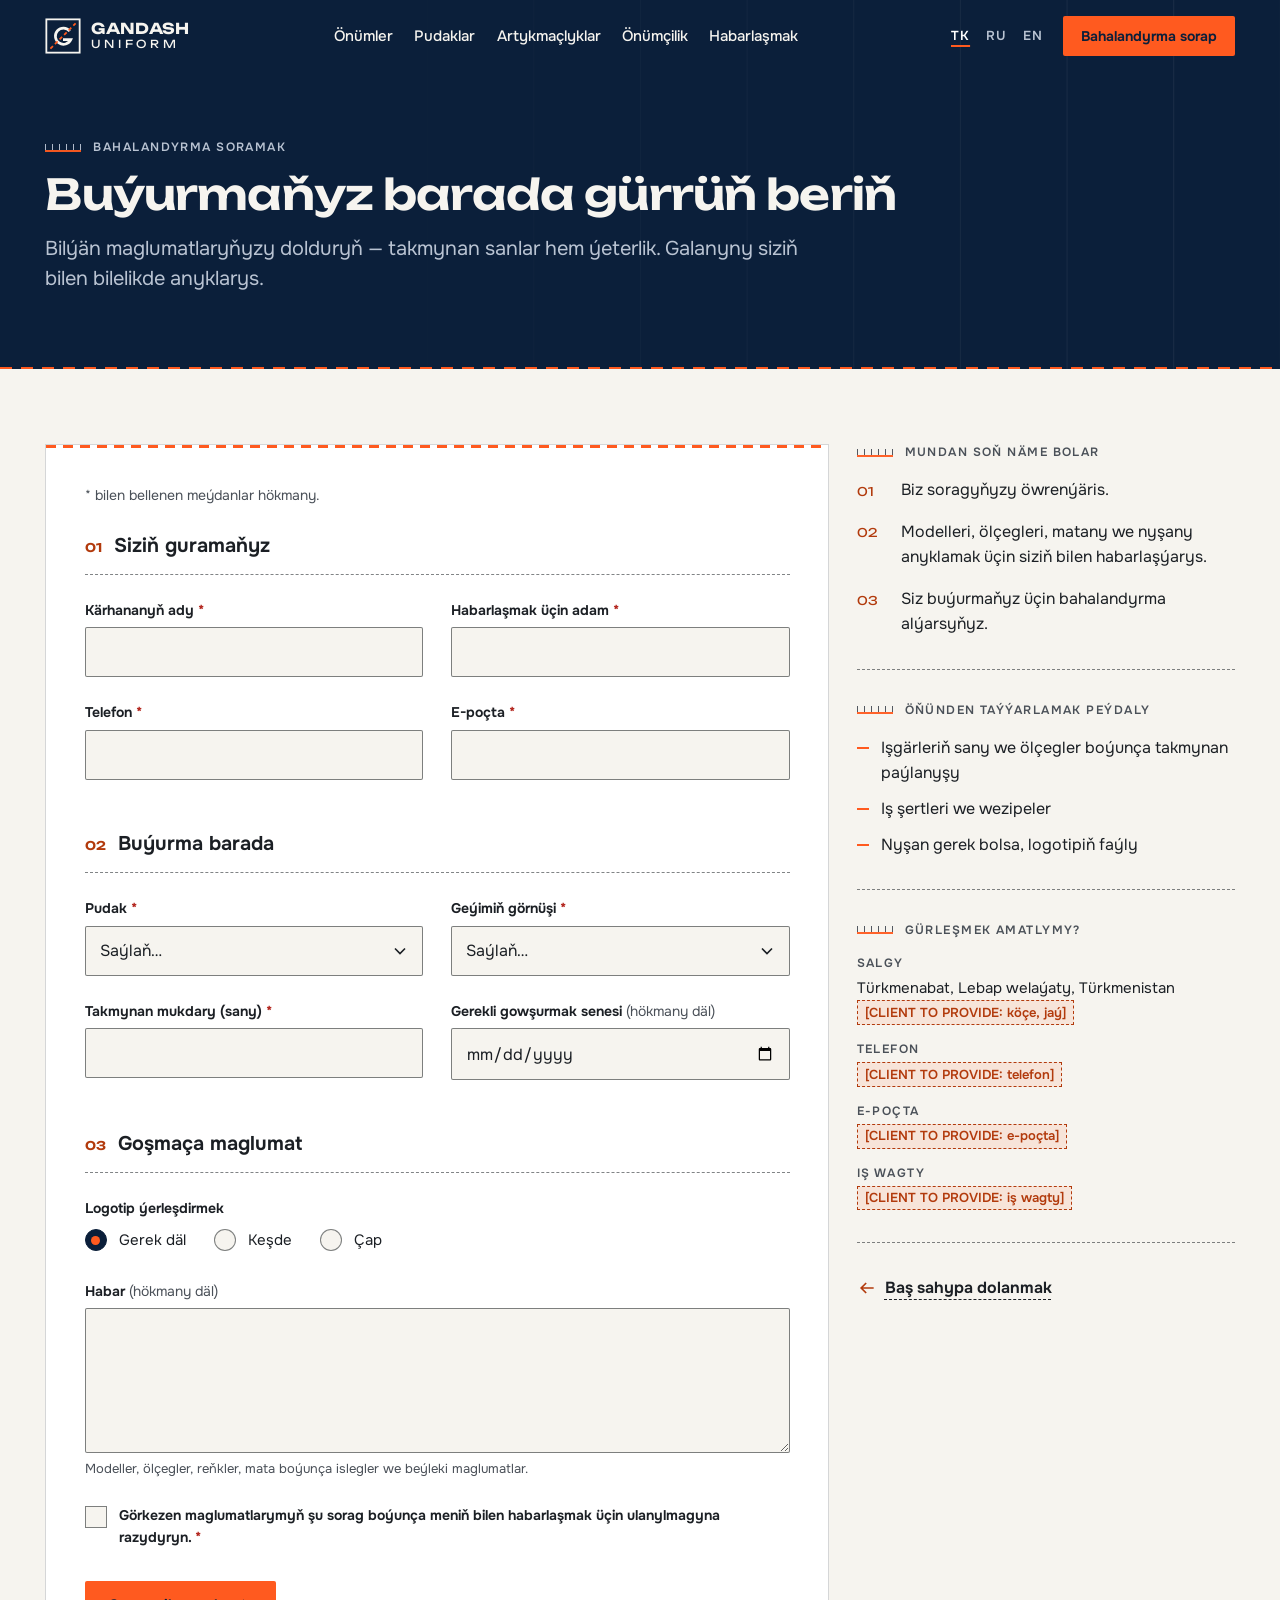
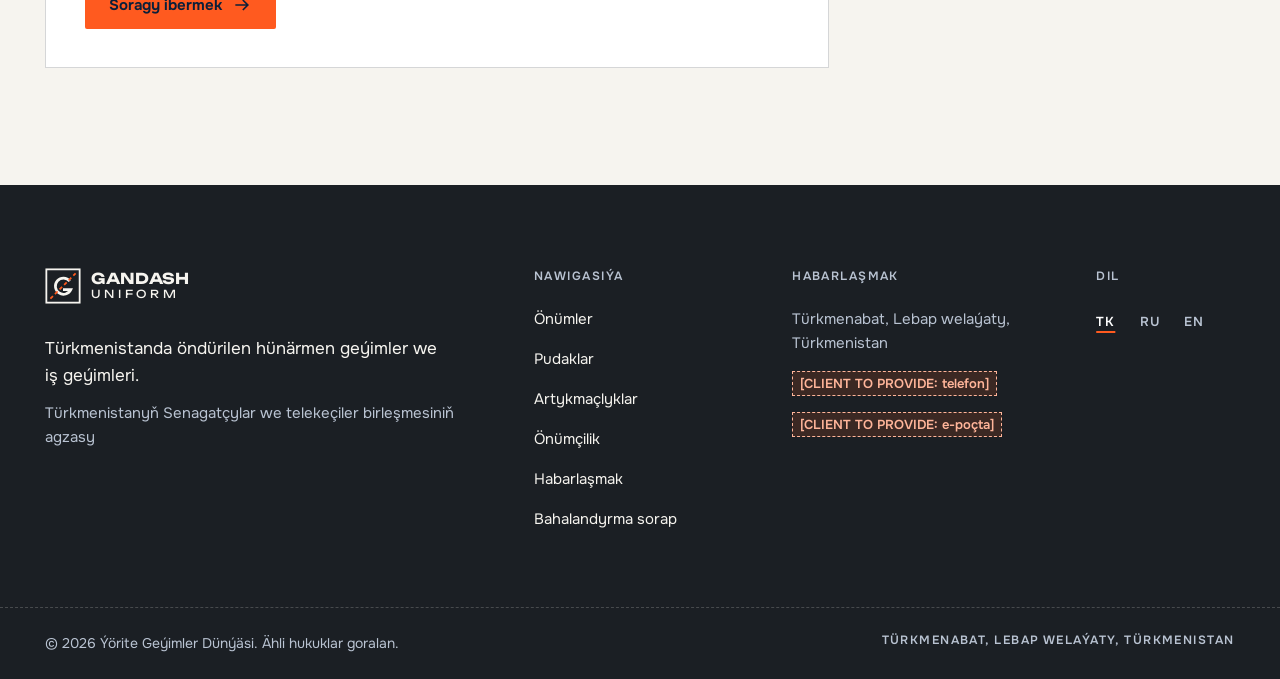
<file: tk/quote/index.html>
<!doctype html>
<html lang="tk" class="no-js">
<head>
  <meta charset="utf-8">
  <meta name="viewport" content="width=device-width, initial-scale=1">
  <title>Bahalandyrma soramak — Gandash Uniform</title>
  <meta name="description" content="Ýörite geýimlere bolan talaplaryňyzy Gandash Uniform kärhanasyna iberiň: pudak, geýimiň görnüşi, mukdary, gowşurmak senesi we logotip. Biz buýurmaňyz üçin bahalandyrma taýýarlarys.">
  <link rel="canonical" href="https://www.example.com/tk/quote/">
  <link rel="alternate" hreflang="tk" href="https://www.example.com/tk/quote/">
  <link rel="alternate" hreflang="ru" href="https://www.example.com/ru/quote/">
  <link rel="alternate" hreflang="en" href="https://www.example.com/en/quote/">
  <link rel="alternate" hreflang="x-default" href="https://www.example.com/tk/quote/">
  <meta property="og:type" content="website">
  <meta property="og:site_name" content="Gandash Uniform">
  <meta property="og:title" content="Bahalandyrma soramak — Gandash Uniform">
  <meta property="og:description" content="Ýörite geýimlere bolan talaplaryňyzy Gandash Uniform kärhanasyna iberiň: pudak, geýimiň görnüşi, mukdary, gowşurmak senesi we logotip. Biz buýurmaňyz üçin bahalandyrma taýýarlarys.">
  <meta property="og:url" content="https://www.example.com/tk/quote/">
  <meta property="og:locale" content="tk_TM">
  <meta property="og:locale:alternate" content="ru_RU">
  <meta property="og:locale:alternate" content="en_US">
  <meta property="og:image" content="https://www.example.com/assets/img/og-default.png">
  <meta property="og:image:width" content="1200">
  <meta property="og:image:height" content="630">
  <meta name="twitter:card" content="summary_large_image">
  <meta name="theme-color" content="#0B1F3A">
  <link rel="icon" href="../../assets/img/favicon.svg" type="image/svg+xml">
  <link rel="preload" href="../../assets/fonts/unbounded-latin.woff2" as="font" type="font/woff2" crossorigin>
  <link rel="preload" href="../../assets/fonts/onest-latin.woff2" as="font" type="font/woff2" crossorigin>
  <link rel="stylesheet" href="../../css/tokens.css">
  <link rel="stylesheet" href="../../css/base.css">
  <link rel="stylesheet" href="../../css/components.css">
  <link rel="stylesheet" href="../../css/pages.css">
  <script>
    (function (d, w) {
      var h = d.documentElement;
      h.classList.remove('no-js'); h.classList.add('js');
      var still = w.matchMedia && w.matchMedia('(prefers-reduced-motion: reduce)').matches;
      if (!still && 'IntersectionObserver' in w) {
        h.classList.add('motion');
        /* Fail-safe: if the module script never runs, reveal everything. */
        setTimeout(function () { if (!w.__guReady) h.classList.remove('motion'); }, 3500);
      }
      var q = location.search;
      if (/[?&]dev=1/.test(q) || (/^(localhost|127\.0\.0\.1)$/.test(location.hostname) && !/[?&]dev=0/.test(q))) h.setAttribute('data-dev', '');
    })(document, window);
  </script>
  <script type="module" src="../../js/main.js"></script>
  <script type="application/ld+json">{"@context":"https://schema.org","@graph":[{"@type":"Organization","@id":"https://www.example.com/#organization","name":"Gandash Uniform","legalName":"Ýörite Geýimler Dünýäsi","alternateName":"Ýörite Geýimler Dünýäsi","url":"https://www.example.com/","logo":"https://www.example.com/assets/img/logo.svg","description":"Türkmenabat şäherinde hünärmen geýimleri we iş geýimlerini öndüriji: lukmançylyk, korporatiw, senagat, gurluşyk, myhmanhana, howpsuzlyk, mekdep, sport, ýokary görnükli geýimler we esbaplar.","memberOf":{"@type":"Organization","name":"Türkmenistanyň Senagatçylar we telekeçiler birleşmesi"},"address":{"@type":"PostalAddress","addressLocality":"Türkmenabat","addressRegion":"Lebap","addressCountry":"TM"}},{"@type":"LocalBusiness","@id":"https://www.example.com/#localbusiness","name":"Gandash Uniform","legalName":"Ýörite Geýimler Dünýäsi","url":"https://www.example.com/tk/quote/","image":"https://www.example.com/assets/img/og-default.png","description":"Türkmenabat şäherinde hünärmen geýimleri we iş geýimlerini öndüriji: lukmançylyk, korporatiw, senagat, gurluşyk, myhmanhana, howpsuzlyk, mekdep, sport, ýokary görnükli geýimler we esbaplar.","address":{"@type":"PostalAddress","addressLocality":"Türkmenabat","addressRegion":"Lebap","addressCountry":"TM"},"areaServed":{"@type":"Country","name":"Turkmenistan"},"knowsLanguage":["tk","ru","en"],"parentOrganization":{"@id":"https://www.example.com/#organization"}},{"@type":"WebPage","@id":"https://www.example.com/tk/quote/#webpage","url":"https://www.example.com/tk/quote/","name":"Bahalandyrma soramak — Gandash Uniform","description":"Ýörite geýimlere bolan talaplaryňyzy Gandash Uniform kärhanasyna iberiň: pudak, geýimiň görnüşi, mukdary, gowşurmak senesi we logotip. Biz buýurmaňyz üçin bahalandyrma taýýarlarys.","inLanguage":"tk","about":{"@id":"https://www.example.com/#organization"}}]}</script>
</head>
<body>
  <a class="skip-link" href="#main">Mazmuna geçmek</a>
  <header class="site-header" data-header>
    <div class="container site-header__inner">
      <a class="logo" href="../../" aria-label="Gandash Uniform — baş sahypa" data-placeholder-logo>
        <svg class="logo__mark" viewBox="0 0 40 40" width="36" height="36" aria-hidden="true" focusable="false">
  <rect x="1.5" y="1.5" width="37" height="37" fill="none" stroke="currentColor" stroke-width="2"/>
  <path d="M27.5 14.5a9 9 0 1 0 1.2 9.5H20" fill="none" stroke="currentColor" stroke-width="3"/>
  <path d="M6 34 34 6" fill="none" stroke="#FF5A1F" stroke-width="2" stroke-dasharray="4 3.2"/>
</svg>
        <span class="logo__word" aria-hidden="true">Gandash <span>Uniform</span></span>
      </a>
      <nav class="nav" id="site-nav" aria-label="Esasy nawigasiýa">
        <ul class="nav__list">
          <li><a class="nav__link" href="../../#categories">Önümler</a></li>
          <li><a class="nav__link" href="../../#industries">Pudaklar</a></li>
          <li><a class="nav__link" href="../../#why">Artykmaçlyklar</a></li>
          <li><a class="nav__link" href="../../#process">Önümçilik</a></li>
          <li><a class="nav__link" href="../../#contact">Habarlaşmak</a></li>
        </ul>
        <a class="btn btn--primary nav__cta" href="../../tk/quote/">Bahalandyrma sorap<svg class="icon-arrow" viewBox="0 0 24 24" width="20" height="20" aria-hidden="true" focusable="false"><path d="M4 12h15M13 6l6 6-6 6" fill="none" stroke="currentColor" stroke-width="2"/></svg></a>
      </nav>
      <div class="site-header__actions">
        <nav class="lang lang--header" aria-label="Dil"><ul class="lang__list"><li><a href="../../tk/quote/" hreflang="tk" lang="tk" data-lang="tk" aria-current="true" aria-label="TK — Türkmençe">TK</a></li><li><a href="../../ru/quote/" hreflang="ru" lang="ru" data-lang="ru" aria-label="RU — Русский">RU</a></li><li><a href="../../en/quote/" hreflang="en" lang="en" data-lang="en" aria-label="EN — English">EN</a></li></ul></nav>
        <a class="btn btn--primary btn--sm site-header__cta" href="../../tk/quote/">Bahalandyrma sorap</a>
        <button class="menu-toggle" type="button" aria-expanded="false" aria-controls="site-nav" data-menu-toggle data-label-open="Menýu" data-label-close="Menýuny ýapmak">
          <span class="sr-only" data-menu-label>Menýu</span>
          <span class="menu-toggle__bars" aria-hidden="true"><span></span><span></span></span>
        </button>
      </div>
    </div>
  </header>
  <main id="main">
    <section class="page-hero">
      <div class="container page-hero__inner">
        <p class="label label--light label--tick">Bahalandyrma soramak</p>
        <h1 class="h1" data-split><span class="w"><span class="wi">Buýurmaňyz</span></span> <span class="w"><span class="wi">barada</span></span> <span class="w"><span class="wi">gürrüň</span></span> <span class="w"><span class="wi">beriň</span></span></h1>
        <p class="lead">Bilýän maglumatlaryňyzy dolduryň — takmynan sanlar hem ýeterlik. Galanyny siziň bilen bilelikde anyklarys.</p>
      </div>
    </section>

    <section class="section section--tight">
      <div class="container quote">
        <div class="quote__form panel">
          <div class="form-wrap" data-form-wrap>
        <form class="form" data-form="quote" method="post" action="#">
          <p class="form__note">* bilen bellenen meýdanlar hökmany.</p>
          <p class="form__alert" data-form-alert role="alert" tabindex="-1" hidden></p>
          <fieldset class="form__set">
            <legend class="form__legend"><span aria-hidden="true">01</span> Siziň guramaňyz</legend>
            <div class="form__grid">
          <div class="field" data-field>
            <label for="quote-company">Kärhananyň ady <span class="req" aria-hidden="true">*</span></label>
            <input id="quote-company" name="company" required aria-describedby="quote-company-err" type="text" autocomplete="organization">
            
            <p class="field__error" id="quote-company-err" data-error hidden></p>
          </div>
          <div class="field" data-field>
            <label for="quote-person">Habarlaşmak üçin adam <span class="req" aria-hidden="true">*</span></label>
            <input id="quote-person" name="person" required aria-describedby="quote-person-err" type="text" autocomplete="name">
            
            <p class="field__error" id="quote-person-err" data-error hidden></p>
          </div>
          <div class="field" data-field>
            <label for="quote-phone">Telefon <span class="req" aria-hidden="true">*</span></label>
            <input id="quote-phone" name="phone" required aria-describedby="quote-phone-err" type="tel" autocomplete="tel" inputmode="tel">
            
            <p class="field__error" id="quote-phone-err" data-error hidden></p>
          </div>
          <div class="field" data-field>
            <label for="quote-email">E-poçta <span class="req" aria-hidden="true">*</span></label>
            <input id="quote-email" name="email" required aria-describedby="quote-email-err" type="email" autocomplete="email">
            
            <p class="field__error" id="quote-email-err" data-error hidden></p>
          </div>
            </div>
          </fieldset>
          <fieldset class="form__set">
            <legend class="form__legend"><span aria-hidden="true">02</span> Buýurma barada</legend>
            <div class="form__grid">
          <div class="field" data-field>
            <label for="quote-industry">Pudak <span class="req" aria-hidden="true">*</span></label>
            <select id="quote-industry" name="industry" required aria-describedby="quote-industry-err">
              <option value="">Saýlaň…</option>
              <option value="healthcare">Saglygy goraýyş</option>
              <option value="manufacturing">Senagat</option>
              <option value="construction">Gurluşyk</option>
              <option value="hospitality">Myhmanhanalar we restoranlar</option>
              <option value="education">Bilim</option>
              <option value="security">Howpsuzlyk gulluklary</option>
              <option value="government">Döwlet edarasy</option>
              <option value="corporate">Korporatiw / ofis</option>
              <option value="other">Beýleki</option>
            </select>
            
            <p class="field__error" id="quote-industry-err" data-error hidden></p>
          </div>
          <div class="field" data-field>
            <label for="quote-type">Geýimiň görnüşi <span class="req" aria-hidden="true">*</span></label>
            <select id="quote-type" name="type" required aria-describedby="quote-type-err">
              <option value="">Saýlaň…</option>
              <option value="medical">Lukmançylyk geýimleri</option>
              <option value="corporate">Korporatiw geýimler</option>
              <option value="industrial">Senagat iş geýimleri</option>
              <option value="construction">Gurluşyk iş geýimleri</option>
              <option value="hospitality">Myhmanhana we restoran</option>
              <option value="security">Howpsuzlyk gullugy</option>
              <option value="school">Mekdep geýimleri</option>
              <option value="sportswear">Sport geýimleri</option>
              <option value="hivis">Ýokary görnükli geýimler</option>
              <option value="accessories">Esbaplar</option>
              <option value="other">Birnäçe görnüş / entek belli däl</option>
            </select>
            
            <p class="field__error" id="quote-type-err" data-error hidden></p>
          </div>
          <div class="field" data-field>
            <label for="quote-quantity">Takmynan mukdary (sany) <span class="req" aria-hidden="true">*</span></label>
            <input id="quote-quantity" name="quantity" required aria-describedby="quote-quantity-err" type="number" inputmode="numeric" min="1" step="1">
            
            <p class="field__error" id="quote-quantity-err" data-error hidden></p>
          </div>
          <div class="field" data-field>
            <label for="quote-date">Gerekli gowşurmak senesi <span class="opt">(hökmany däl)</span></label>
            <input id="quote-date" name="date" aria-describedby="quote-date-err" type="date">
            
            <p class="field__error" id="quote-date-err" data-error hidden></p>
          </div>
            </div>
          </fieldset>
          <fieldset class="form__set">
            <legend class="form__legend"><span aria-hidden="true">03</span> Goşmaça maglumat</legend>
            <div class="form__grid">
          <fieldset class="field field--wide radio-group">
            <legend>Logotip ýerleşdirmek</legend>
            <div class="radio-group__items">
              <label class="radio" for="quote-logo-none">
                <input id="quote-logo-none" name="logo" type="radio" value="none" checked>
                <span class="radio__dot" aria-hidden="true"></span>
                <span>Gerek däl</span>
              </label>
              <label class="radio" for="quote-logo-embroidery">
                <input id="quote-logo-embroidery" name="logo" type="radio" value="embroidery">
                <span class="radio__dot" aria-hidden="true"></span>
                <span>Keşde</span>
              </label>
              <label class="radio" for="quote-logo-print">
                <input id="quote-logo-print" name="logo" type="radio" value="print">
                <span class="radio__dot" aria-hidden="true"></span>
                <span>Çap</span>
              </label>
            </div>
          </fieldset>
          <div class="field field--wide" data-field>
            <label for="quote-message">Habar <span class="opt">(hökmany däl)</span></label>
            <textarea id="quote-message" name="message" aria-describedby="quote-message-err quote-message-hint" rows="5" maxlength="2000"></textarea>
            <p class="field__hint" id="quote-message-hint">Modeller, ölçegler, reňkler, mata boýunça islegler we beýleki maglumatlar.</p>
            <p class="field__error" id="quote-message-err" data-error hidden></p>
          </div>
          <div class="field field--wide field--check" data-field>
            <label class="check" for="quote-consent">
              <input id="quote-consent" name="consent" type="checkbox" value="yes" required aria-describedby="quote-consent-err">
              <span class="check__box" aria-hidden="true"></span>
              <span>Görkezen maglumatlarymyň şu sorag boýunça meniň bilen habarlaşmak üçin ulanylmagyna razydyryn. <span class="req" aria-hidden="true">*</span></span>
            </label>
            <p class="field__error" id="quote-consent-err" data-error hidden></p>
          </div>
            </div>
          </fieldset>
          <div class="hp" aria-hidden="true">
            <label for="quote-website">Website</label>
            <input id="quote-website" name="website" type="text" tabindex="-1" autocomplete="off">
          </div>
          <noscript><p class="form__alert">Formany ibermek üçin JavaScript gerek. Ony işjeňleşdiriň ýa-da biziň bilen gönüden-göni habarlaşyň.</p></noscript>
          <div class="form__actions">
            <button class="btn btn--primary" type="submit" data-submit><span data-submit-label>Soragy ibermek</span><svg class="icon-arrow" viewBox="0 0 24 24" width="20" height="20" aria-hidden="true" focusable="false"><path d="M4 12h15M13 6l6 6-6 6" fill="none" stroke="currentColor" stroke-width="2"/></svg></button>
          </div>
        </form>
        <div class="form-success" data-form-success tabindex="-1" hidden>
          <svg class="form-success__icon" viewBox="0 0 48 48" width="48" height="48" aria-hidden="true" focusable="false"><circle cx="24" cy="24" r="22" fill="none" stroke="currentColor" stroke-width="2" stroke-dasharray="5 4"/><path d="m14 25 7 7 13-15" fill="none" stroke="#FF5A1F" stroke-width="3.5"/></svg>
          <h3 class="h3" data-success-title>Sag boluň — soragyňyz iberildi</h3>
          <p data-success-text>Biz maglumatlary öwreneris we buýurmany anyklamak hem-de bahalandyrma taýýarlamak üçin siziň bilen habarlaşarys.</p>
          <button class="btn btn--outline" type="button" data-form-reset>Ýene bir sorag ibermek</button>
        </div>
      </div>
        </div>
        <aside class="quote__aside">
          <div class="aside-block">
            <h2 class="label label--tick">Mundan soň näme bolar</h2>
            <ol class="aside-steps">
              <li><span aria-hidden="true">01</span><p>Biz soragyňyzy öwrenýäris.</p></li>
              <li><span aria-hidden="true">02</span><p>Modelleri, ölçegleri, matany we nyşany anyklamak üçin siziň bilen habarlaşýarys.</p></li>
              <li><span aria-hidden="true">03</span><p>Siz buýurmaňyz üçin bahalandyrma alýarsyňyz.</p></li>
            </ol>
          </div>
          <div class="aside-block">
            <h2 class="label label--tick">Öňünden taýýarlamak peýdaly</h2>
            <ul class="aside-list">
              <li>Işgärleriň sany we ölçegler boýunça takmynan paýlanyşy</li>
              <li>Iş şertleri we wezipeler</li>
              <li>Nyşan gerek bolsa, logotipiň faýly</li>
            </ul>
          </div>
          <div class="aside-block">
            <h2 class="label label--tick">Gürleşmek amatlymy?</h2>
            <dl class="contact-list contact-list--compact">
          <div><dt class="label">Salgy</dt><dd>Türkmenabat, Lebap welaýaty, Türkmenistan<br><span class="ph-tag" data-placeholder>[CLIENT TO PROVIDE: köçe, jaý]</span></dd></div>
          <div><dt class="label">Telefon</dt><dd><span class="ph-tag" data-placeholder>[CLIENT TO PROVIDE: telefon]</span></dd></div>
          <div><dt class="label">E-poçta</dt><dd><span class="ph-tag" data-placeholder>[CLIENT TO PROVIDE: e-poçta]</span></dd></div>
          <div><dt class="label">Iş wagty</dt><dd><span class="ph-tag" data-placeholder>[CLIENT TO PROVIDE: iş wagty]</span></dd></div>
        </dl>
          </div>
          <a class="link-arrow link-arrow--back" href="../../"><svg class="icon-arrow" viewBox="0 0 24 24" width="20" height="20" aria-hidden="true" focusable="false"><path d="M4 12h15M13 6l6 6-6 6" fill="none" stroke="currentColor" stroke-width="2"/></svg>Baş sahypa dolanmak</a>
        </aside>
      </div>
    </section>
  </main>

  <footer class="site-footer">
    <div class="container site-footer__grid">
      <div class="site-footer__brand">
        <a class="logo" href="../../" aria-label="Gandash Uniform — baş sahypa">
          <svg class="logo__mark" viewBox="0 0 40 40" width="36" height="36" aria-hidden="true" focusable="false">
  <rect x="1.5" y="1.5" width="37" height="37" fill="none" stroke="currentColor" stroke-width="2"/>
  <path d="M27.5 14.5a9 9 0 1 0 1.2 9.5H20" fill="none" stroke="currentColor" stroke-width="3"/>
  <path d="M6 34 34 6" fill="none" stroke="#FF5A1F" stroke-width="2" stroke-dasharray="4 3.2"/>
</svg>
          <span class="logo__word" aria-hidden="true">Gandash <span>Uniform</span></span>
        </a>
        <p class="site-footer__tagline">Türkmenistanda öndürilen hünärmen geýimler we iş geýimleri.</p>
        <p class="site-footer__member">Türkmenistanyň Senagatçylar we telekeçiler birleşmesiniň agzasy</p>
      </div>
      <nav class="site-footer__col" aria-label="Nawigasiýa">
        <h2 class="label">Nawigasiýa</h2>
        <ul><li><a href="../../#categories">Önümler</a></li><li><a href="../../#industries">Pudaklar</a></li><li><a href="../../#why">Artykmaçlyklar</a></li><li><a href="../../#process">Önümçilik</a></li><li><a href="../../#contact">Habarlaşmak</a></li><li><a href="../../tk/quote/">Bahalandyrma sorap</a></li></ul>
      </nav>
      <div class="site-footer__col">
        <h2 class="label">Habarlaşmak</h2>
        <ul>
          <li>Türkmenabat, Lebap welaýaty, Türkmenistan</li>
          <li><span class="ph-tag" data-placeholder>[CLIENT TO PROVIDE: telefon]</span></li>
          <li><span class="ph-tag" data-placeholder>[CLIENT TO PROVIDE: e-poçta]</span></li>
        </ul>
      </div>
      <div class="site-footer__col">
        <h2 class="label">Dil</h2>
        <nav class="lang lang--footer" aria-label="Dil"><ul class="lang__list"><li><a href="../../tk/quote/" hreflang="tk" lang="tk" data-lang="tk" aria-current="true" aria-label="TK — Türkmençe">TK</a></li><li><a href="../../ru/quote/" hreflang="ru" lang="ru" data-lang="ru" aria-label="RU — Русский">RU</a></li><li><a href="../../en/quote/" hreflang="en" lang="en" data-lang="en" aria-label="EN — English">EN</a></li></ul></nav>
      </div>
    </div>
    <div class="container site-footer__bottom">
      <p>© 2026 <span lang="tk">Ýörite Geýimler Dünýäsi</span>. Ähli hukuklar goralan.</p>
      <p class="label">Türkmenabat, Lebap welaýaty, Türkmenistan</p>
    </div>
  </footer>
  <p class="dev-badge" data-dev-badge hidden><strong data-dev-count>0</strong> sany doldurylmaly ýer bar — PLACEHOLDERS.md serediň</p>
</body>
</html>
</file>
<file: css/tokens.css>
/* ==========================================================================
   Gandash Uniform — design tokens  ·  "Precision Made for Work"
   ========================================================================== */

/* Self-hosted variable fonts (SIL OFL 1.1), subset to Basic Latin + Turkmen + Russian Cyrillic. */
@font-face {
  font-family: "Unbounded";
  src: url("../assets/fonts/unbounded-latin.woff2") format("woff2");
  font-weight: 200 900;
  font-style: normal;
  font-display: swap;
  unicode-range: U+0020-007E, U+00A0-00FF, U+2013-2014, U+2018-201E, U+2022, U+2026;
}
@font-face {
  font-family: "Unbounded";
  src: url("../assets/fonts/unbounded-latin-ext.woff2") format("woff2");
  font-weight: 200 900;
  font-style: normal;
  font-display: swap;
  unicode-range: U+0147-0148, U+015E-015F, U+017D-017E; /* Ň ň Ş ş Ž ž */
}
@font-face {
  font-family: "Unbounded";
  src: url("../assets/fonts/unbounded-cyrillic.woff2") format("woff2");
  font-weight: 200 900;
  font-style: normal;
  font-display: swap;
  unicode-range: U+0401, U+0410-044F, U+0451, U+2116;
}
@font-face {
  font-family: "Onest";
  src: url("../assets/fonts/onest-latin.woff2") format("woff2");
  font-weight: 100 900;
  font-style: normal;
  font-display: swap;
  unicode-range: U+0020-007E, U+00A0-00FF, U+2013-2014, U+2018-201E, U+2022, U+2026;
}
@font-face {
  font-family: "Onest";
  src: url("../assets/fonts/onest-latin-ext.woff2") format("woff2");
  font-weight: 100 900;
  font-style: normal;
  font-display: swap;
  unicode-range: U+0147-0148, U+015E-015F, U+017D-017E;
}
@font-face {
  font-family: "Onest";
  src: url("../assets/fonts/onest-cyrillic.woff2") format("woff2");
  font-weight: 100 900;
  font-style: normal;
  font-display: swap;
  unicode-range: U+0401, U+0410-044F, U+0451, U+2116;
}

:root {
  /* Colour — brand */
  --navy: #0B1F3A;
  --navy-700: #12294A;
  --navy-600: #1C3A66;
  --charcoal: #1B1F24;
  --paper: #F6F4EF;
  --sand: #E4E0D8;
  --white: #FFFFFF;
  --orange: #FF5A1F;          /* CTAs and key highlights only */
  --orange-hover: #FF7A45;
  --orange-ink: #B23A0C;      /* accent text on light surfaces (AA) */

  /* Colour — roles */
  --ink: var(--charcoal);
  --ink-soft: #4A5058;         /* 7.4:1 on paper */
  --on-dark: var(--paper);
  --on-dark-soft: #B9C3D2;     /* 9.2:1 on navy */
  --line: rgba(27, 31, 36, 0.18);
  --line-strong: rgba(27, 31, 36, 0.55);
  --line-dark: rgba(246, 244, 239, 0.2);
  --error: #B3261E;
  --focus: #FF5A1F;

  /* Typography */
  --font-display: "Unbounded", "Arial Black", "Segoe UI", system-ui, sans-serif;
  --font-body: "Onest", "Segoe UI", system-ui, -apple-system, Roboto, "Helvetica Neue", Arial, sans-serif;

  /* Type scale (fluid) */
  --fs-hero: clamp(1.5rem, 0.82rem + 3.1vw, 4.25rem);
  --fs-h1: clamp(1.5rem, 1.05rem + 2vw, 3rem);
  --fs-h2: clamp(1.375rem, 1.05rem + 1.45vw, 2.375rem);
  --fs-h3: clamp(1.0625rem, 1rem + 0.3vw, 1.25rem);
  --fs-lead: clamp(1.0625rem, 1rem + 0.35vw, 1.25rem);
  --fs-body: 1rem;
  --fs-caption: 0.875rem;
  --fs-label: 0.75rem;
  --fs-numeral: clamp(4rem, 2.6rem + 6.5vw, 8.5rem);

  --lh-tight: 1.08;
  --lh-snug: 1.25;
  --lh-body: 1.6;

  /* Space */
  --sp-1: 0.25rem;
  --sp-2: 0.5rem;
  --sp-3: 0.75rem;
  --sp-4: 1rem;
  --sp-5: 1.5rem;
  --sp-6: 2rem;
  --sp-7: 3rem;
  --sp-8: 4rem;
  --section-y: clamp(4rem, 2.5rem + 6vw, 8.5rem);

  /* Layout — 12-column grid */
  --container: 82rem;
  --gutter: clamp(1.25rem, 0.6rem + 2.8vw, 3rem);
  --col-gap: clamp(1rem, 0.6rem + 1.4vw, 2rem);
  --header-h: 4.5rem;
  --header-h-small: 3.5rem;
  --radius: 2px;

  /* Motion */
  --ease: cubic-bezier(0.2, 0.7, 0.2, 1);
  --dur-1: 300ms;
  --dur-2: 500ms;
  --dur-3: 700ms;
}
</file>
<file: css/base.css>
/* ==========================================================================
   Base: reset, typography, layout primitives, motion primitives
   ========================================================================== */

*, *::before, *::after { box-sizing: border-box; }

html {
  -webkit-text-size-adjust: 100%;
  text-size-adjust: 100%;
  scroll-behavior: smooth;
  scroll-padding-top: calc(var(--header-h-small) + 1rem);
}

body {
  margin: 0;
  background: var(--paper);
  color: var(--ink);
  font-family: var(--font-body);
  font-size: var(--fs-body);
  line-height: var(--lh-body);
  -webkit-font-smoothing: antialiased;
  text-rendering: optimizeLegibility;
  overflow-wrap: break-word;
}

h1, h2, h3, h4, p, ul, ol, dl, dd, figure, fieldset, legend { margin: 0; padding: 0; }
ul, ol { list-style: none; }
fieldset { border: 0; min-width: 0; }
img, svg { display: block; max-width: 100%; }
img { height: auto; }
a { color: inherit; }
button, input, select, textarea { font: inherit; color: inherit; }
button { cursor: pointer; }
[hidden] { display: none !important; }

:focus-visible {
  outline: 3px solid var(--focus);
  outline-offset: 3px;
  border-radius: var(--radius);
}

::selection { background: var(--orange); color: var(--navy); }

/* ---------- Type scale ---------- */
.h1, .h2, .hero__title, .cta-band__title {
  font-family: var(--font-display);
  font-weight: 600;
  line-height: var(--lh-tight);
  letter-spacing: -0.02em;
  text-wrap: balance;
}
.h1 { font-size: var(--fs-h1); }
.h2 { font-size: var(--fs-h2); line-height: 1.14; }
.h3 {
  font-family: var(--font-body);
  font-size: var(--fs-h3);
  font-weight: 650;
  line-height: var(--lh-snug);
  letter-spacing: -0.005em;
}
.lead { font-size: var(--fs-lead); line-height: 1.5; color: var(--ink-soft); max-width: 38em; }
.caption { font-size: var(--fs-caption); color: var(--ink-soft); }

.label {
  font-family: var(--font-body);
  font-size: var(--fs-label);
  font-weight: 600;
  line-height: 1.4;
  letter-spacing: 0.12em;
  text-transform: uppercase;
  color: var(--ink-soft);
}
.label--light { color: var(--on-dark-soft); }
/* measurement tick before a label */
.label--tick { display: flex; align-items: center; gap: 0.75rem; }
.label--tick::before {
  content: "";
  flex: none;
  width: 2.25rem;
  height: 0.5rem;
  background:
    linear-gradient(var(--orange), var(--orange)) 0 100% / 100% 2px no-repeat,
    repeating-linear-gradient(90deg, currentColor 0 1px, transparent 1px 0.4375rem) 0 0 / 100% 100%;
  opacity: 0.95;
}

.sr-only {
  position: absolute !important;
  width: 1px; height: 1px;
  margin: -1px; padding: 0; border: 0;
  overflow: hidden;
  clip-path: inset(50%);
  white-space: nowrap;
}

.skip-link {
  position: fixed;
  top: 0.5rem; left: 0.5rem;
  z-index: 200;
  padding: 0.75rem 1rem;
  background: var(--orange);
  color: var(--navy);
  font-weight: 700;
  text-decoration: none;
  transform: translateY(-200%);
}
.skip-link:focus { transform: none; }

/* ---------- Layout ---------- */
.container {
  width: 100%;
  max-width: calc(var(--container) + 2 * var(--gutter));
  margin-inline: auto;
  padding-inline: var(--gutter);
}

.section { padding-block: var(--section-y); position: relative; }
.section--tight { padding-block: clamp(2.5rem, 1.5rem + 4vw, 5rem) var(--section-y); }
.section--sand { background: var(--sand); }
.section--navy, .section--charcoal { color: var(--on-dark); }
.section--navy { background: var(--navy); }
.section--charcoal { background: var(--charcoal); }
.section--navy .lead, .section--charcoal .lead { color: var(--on-dark-soft); }

/* pattern-grid backdrop for dark sections */
.section--navy::before, .section--charcoal::before {
  content: "";
  position: absolute; inset: 0;
  pointer-events: none;
  background:
    repeating-linear-gradient(90deg, var(--line-dark) 0 1px, transparent 1px 100%) 0 0 / calc(100% / 12) 100%;
  opacity: 0.28;
  mask-image: linear-gradient(180deg, #000, transparent 70%);
}
.section > .container { position: relative; }

.section-head {
  display: grid;
  gap: var(--sp-4);
  max-width: 50rem;
  margin-bottom: clamp(2rem, 1.2rem + 3vw, 4rem);
}

/* ---------- Motion primitives ---------- */
/* Hidden states apply only when <html class="motion"> (set by the inline head
   script when JS + IntersectionObserver are available and reduced motion is
   off). Without that class everything is visible. */
.motion [data-reveal] {
  opacity: 0;
  transform: translateY(1.5rem);
  transition:
    opacity var(--dur-3) var(--ease),
    transform var(--dur-3) var(--ease);
  transition-delay: calc(var(--i, 0) * 90ms);
}
.motion [data-reveal].is-in { opacity: 1; transform: none; }

/* Masked word/line reveal for headlines (pure CSS — runs without JS). */
[data-split] .w {
  display: inline-block;
  overflow: hidden;
  vertical-align: top;
  padding: 0.14em 0 0.16em;
  margin: -0.14em 0 -0.16em;
}
[data-split] .wi { display: inline-block; }

@media (prefers-reduced-motion: no-preference) {
  [data-split] .wi {
    animation: rise var(--dur-3) var(--ease) both;
    animation-delay: calc(var(--l, 0) * 110ms + 120ms);
  }
  @keyframes rise {
    from { transform: translateY(115%); }
    to { transform: none; }
  }
  @keyframes fade-up {
    from { opacity: 0; transform: translateY(1rem); }
    to { opacity: 1; transform: none; }
  }
  @keyframes fade { from { opacity: 0; } to { opacity: 1; } }
}

@media (prefers-reduced-motion: reduce) {
  html { scroll-behavior: auto; }
  *, *::before, *::after {
    animation-duration: 0.01ms !important;
    animation-iteration-count: 1 !important;
    transition-duration: 0.01ms !important;
  }
}
</file>
<file: css/components.css>
/* ==========================================================================
   Shared components: header, nav, language switcher, buttons, links, tags,
   placeholder image, cards, panel, form fields, footer, dev mode
   ========================================================================== */

/* ---------- Logo ---------- */
.logo {
  display: inline-flex;
  align-items: center;
  gap: 0.625rem;
  color: inherit;
  text-decoration: none;
  flex: none;
}
.logo__mark { flex: none; }
.logo__word {
  display: grid;
  font-family: var(--font-display);
  font-weight: 700;
  font-size: 0.9375rem;
  line-height: 1.05;
  letter-spacing: 0.02em;
  text-transform: uppercase;
}
.logo__word span {
  font-weight: 400;
  font-size: 0.6875rem;
  letter-spacing: 0.34em;
  margin-top: 0.2em;
}

/* ---------- Header ---------- */
.site-header {
  position: fixed;
  inset: 0 0 auto 0;
  z-index: 100;
  color: var(--on-dark);
  background: transparent;
  transition:
    transform var(--dur-2) var(--ease),
    background-color var(--dur-1) var(--ease),
    box-shadow var(--dur-1) var(--ease);
}
.site-header__inner {
  display: flex;
  align-items: center;
  justify-content: space-between;
  gap: var(--sp-4);
  height: var(--header-h);
  transition: height var(--dur-1) var(--ease);
}
.site-header.is-scrolled {
  background: var(--navy);
  box-shadow: 0 1px 0 var(--line-dark);
}
.site-header.is-scrolled .site-header__inner { height: var(--header-h-small); }
.site-header.is-hidden { transform: translateY(-100%); }
.nav-open .site-header { background: var(--navy); transform: none; }

.site-header__actions {
  display: flex;
  align-items: center;
  gap: var(--sp-3);
}
.site-header .site-header__cta { display: none; }

/* ---------- Navigation ---------- */
.nav__link {
  position: relative;
  display: inline-block;
  padding: 0.5rem 0;
  color: inherit;
  text-decoration: none;
  font-weight: 500;
}
.nav__link::after {
  content: "";
  position: absolute;
  left: 0; right: 0; bottom: 0.25rem;
  height: 2px;
  background: repeating-linear-gradient(90deg, var(--orange) 0 6px, transparent 6px 10px);
  transform: scaleX(0);
  transform-origin: left;
  transition: transform var(--dur-1) var(--ease);
}
.nav__link:hover::after, .nav__link:focus-visible::after { transform: scaleX(1); }

/* Mobile: full-screen panel */
@media (max-width: 68.74rem) {
  .nav {
    position: fixed;
    inset: var(--header-h) 0 0 0;
    display: flex;
    flex-direction: column;
    justify-content: space-between;
    gap: var(--sp-6);
    padding: var(--sp-6) var(--gutter) var(--sp-7);
    background: var(--navy);
    overflow-y: auto;
    visibility: hidden;
    opacity: 0;
    transform: translateY(-0.75rem);
    transition:
      opacity var(--dur-1) var(--ease),
      transform var(--dur-1) var(--ease),
      visibility 0s linear var(--dur-1);
  }
  .site-header.is-scrolled .nav { inset-block-start: var(--header-h-small); }
  .nav-open .nav {
    visibility: visible;
    opacity: 1;
    transform: none;
    transition-delay: 0s;
  }
  .nav__list { display: grid; }
  .nav__list li { border-bottom: 1px dashed var(--line-dark); }
  .nav__link {
    display: block;
    padding: 1.1rem 0;
    font-family: var(--font-display);
    font-size: 1.25rem;
    font-weight: 500;
  }
  .nav__link::after { display: none; }
  .nav__cta { align-self: stretch; justify-content: space-between; }
  html.nav-open { overflow: hidden; }

  /* No-JS fallback: nav is always visible below the header row. */
  .no-js .site-header { position: absolute; background: var(--navy); }
  .no-js .site-header__inner { flex-wrap: wrap; height: auto; padding-block: 0.75rem; }
  .no-js .nav {
    position: static;
    order: 3;
    flex: 1 0 100%;
    flex-direction: row;
    padding: 0;
    visibility: visible;
    opacity: 1;
    transform: none;
    overflow-x: auto;
  }
  .no-js .nav__list { display: flex; gap: 1.25rem; }
  .no-js .nav__list li { border: 0; }
  .no-js .nav__link { font: inherit; padding: 0.5rem 0; white-space: nowrap; }
  .no-js .site-header .nav__cta, .no-js .menu-toggle { display: none; }
}

@media (min-width: 68.75rem) {
  .nav { margin-inline: auto; }
  .nav__list { display: flex; gap: clamp(1rem, 0.2rem + 1.4vw, 2.25rem); }
  .nav__link { font-size: 0.9375rem; }
  .site-header .nav__cta, .site-header .menu-toggle { display: none; }
  .site-header .site-header__cta { display: inline-flex; }
}

.menu-toggle {
  display: inline-grid;
  place-items: center;
  width: 2.75rem;
  height: 2.75rem;
  padding: 0;
  background: none;
  border: 1px solid var(--line-dark);
  border-radius: var(--radius);
  color: inherit;
}
.menu-toggle__bars { display: grid; gap: 0.375rem; width: 1.25rem; }
.menu-toggle__bars span {
  height: 2px;
  background: currentColor;
  transition: transform var(--dur-1) var(--ease);
}
.menu-toggle[aria-expanded="true"] .menu-toggle__bars span:first-child { transform: translateY(0.25rem) rotate(45deg); }
.menu-toggle[aria-expanded="true"] .menu-toggle__bars span:last-child { transform: translateY(-0.25rem) rotate(-45deg); }

/* ---------- Language switcher ---------- */
.lang__list { display: flex; align-items: center; }
.lang a {
  display: inline-grid;
  place-items: center;
  min-width: 2.25rem;
  min-height: 2.75rem;
  padding-inline: 0.375rem;
  font-size: 0.8125rem;
  font-weight: 600;
  letter-spacing: 0.08em;
  color: var(--on-dark-soft);
  text-decoration: none;
  transition: color var(--dur-1) var(--ease);
}
.lang a:hover { color: var(--white); }
.lang a[aria-current="true"] {
  color: var(--white);
  text-decoration: underline;
  text-decoration-color: var(--orange);
  text-decoration-thickness: 2px;
  text-underline-offset: 0.4em;
}
.lang--footer a { min-width: 2.75rem; justify-content: start; padding-inline: 0 0.75rem; }

/* ---------- Buttons ---------- */
.btn {
  position: relative;
  display: inline-flex;
  align-items: center;
  justify-content: center;
  gap: 0.625rem;
  min-height: 3rem;
  padding: 0.75rem 1.375rem;
  border: 2px solid transparent;
  border-radius: var(--radius);
  font-weight: 650;
  font-size: 0.9375rem;
  line-height: 1.2;
  text-decoration: none;
  text-align: center;
  transition:
    background-color var(--dur-1) var(--ease),
    color var(--dur-1) var(--ease),
    border-color var(--dur-1) var(--ease),
    transform var(--dur-1) var(--ease);
}
.btn:active { transform: translateY(1px); }
.btn .icon-arrow { flex: none; transition: transform var(--dur-1) var(--ease); }
.btn:hover .icon-arrow, .btn:focus-visible .icon-arrow { transform: translateX(4px); }
.btn--sm { min-height: 2.5rem; padding: 0.5rem 1rem; font-size: 0.875rem; }
.btn--lg { min-height: 3.5rem; padding: 0.875rem 1.75rem; font-size: 1rem; }

.btn--primary { background: var(--orange); color: var(--navy); }
.btn--primary:hover, .btn--primary:focus-visible { background: var(--orange-hover); }
/* stitched inner seam */
.btn--primary::after {
  content: "";
  position: absolute;
  inset: 3px;
  border: 1px dashed rgba(11, 31, 58, 0.55);
  opacity: 0;
  transition: opacity var(--dur-1) var(--ease);
  pointer-events: none;
}
.btn--primary:hover::after, .btn--primary:focus-visible::after { opacity: 1; }
.btn--primary:focus-visible { outline-color: var(--white); }
.section .btn--primary:focus-visible, .panel .btn--primary:focus-visible { outline-color: var(--navy); }

.btn--ghost { border-color: rgba(246, 244, 239, 0.55); color: var(--on-dark); }
.btn--ghost:hover, .btn--ghost:focus-visible { background: var(--paper); border-color: var(--paper); color: var(--navy); }

.btn--outline { border-color: var(--ink); color: var(--ink); background: transparent; }
.btn--outline:hover, .btn--outline:focus-visible { background: var(--navy); border-color: var(--navy); color: var(--paper); }

.btn[disabled], .btn[aria-disabled="true"] { opacity: 0.6; cursor: progress; }

/* ---------- Text link with arrow ---------- */
.link-arrow {
  display: inline-flex;
  align-items: center;
  gap: 0.5rem;
  font-weight: 650;
  text-decoration: underline;
  text-decoration-style: dashed;
  text-decoration-thickness: 1px;
  text-underline-offset: 0.35em;
  text-decoration-color: currentColor;
}
.link-arrow .icon-arrow { color: var(--orange-ink); transition: transform var(--dur-1) var(--ease); }
.link-arrow:hover .icon-arrow, .link-arrow:focus-visible .icon-arrow { transform: translateX(4px); }
.link-arrow--back .icon-arrow { transform: rotate(180deg); }
.link-arrow--back:hover .icon-arrow { transform: rotate(180deg) translateX(4px); }

/* ---------- Tags & placeholders ---------- */
.tag {
  display: inline-block;
  padding: 0.15rem 0.5rem;
  border: 1px dashed currentColor;
  font-size: 0.6875rem;
  letter-spacing: 0.08em;
}
.ph-tag {
  display: inline-block;
  padding: 0.1rem 0.45rem;
  border: 1px dashed var(--orange-ink);
  background: rgba(255, 90, 31, 0.1);
  color: var(--orange-ink);
  font-size: 0.8125rem;
  font-weight: 600;
  line-height: 1.5;
}
.site-footer .ph-tag { color: #FFB59A; border-color: #FFB59A; background: rgba(255, 90, 31, 0.14); }

/* Placeholder image: fixed aspect ratio + label. Replace with <picture>. */
.ph-img {
  position: relative;
  display: grid;
  place-items: center;
  aspect-ratio: var(--ratio, 4/5);
  width: 100%;
  overflow: hidden;
  color: var(--ink-soft);
  background:
    linear-gradient(to top right, transparent calc(50% - 0.5px), var(--line) calc(50% - 0.5px) calc(50% + 0.5px), transparent calc(50% + 0.5px)),
    linear-gradient(to bottom right, transparent calc(50% - 0.5px), var(--line) calc(50% - 0.5px) calc(50% + 0.5px), transparent calc(50% + 0.5px)),
    repeating-linear-gradient(0deg, rgba(27, 31, 36, 0.05) 0 1px, transparent 1px 4px),
    repeating-linear-gradient(90deg, rgba(27, 31, 36, 0.05) 0 1px, transparent 1px 4px),
    #DAD5CB;
  border: 1px solid var(--line);
}
.ph-img__label {
  max-width: 85%;
  padding: 0.4rem 0.7rem;
  background: var(--paper);
  border: 1px dashed var(--line-strong);
  color: var(--ink);
  font-size: 0.75rem;
  font-weight: 600;
  letter-spacing: 0.04em;
  text-align: center;
}
.ph-img--dark {
  color: var(--on-dark-soft);
  border-color: var(--line-dark);
  background:
    linear-gradient(to top right, transparent calc(50% - 0.5px), var(--line-dark) calc(50% - 0.5px) calc(50% + 0.5px), transparent calc(50% + 0.5px)),
    linear-gradient(to bottom right, transparent calc(50% - 0.5px), var(--line-dark) calc(50% - 0.5px) calc(50% + 0.5px), transparent calc(50% + 0.5px)),
    repeating-linear-gradient(0deg, rgba(246, 244, 239, 0.05) 0 1px, transparent 1px 4px),
    repeating-linear-gradient(90deg, rgba(246, 244, 239, 0.05) 0 1px, transparent 1px 4px),
    var(--navy-700);
}
.ph-img--dark .ph-img__label { background: var(--navy); border-color: var(--line-dark); color: var(--on-dark); }

/* Dev mode (localhost or ?dev=1): outline every placeholder. */
[data-dev] [data-placeholder] { outline: 2px dashed var(--orange); outline-offset: 2px; }
.dev-badge {
  position: fixed;
  left: 0.75rem; bottom: 0.75rem;
  z-index: 150;
  max-width: calc(100vw - 1.5rem);
  padding: 0.4rem 0.7rem;
  background: var(--charcoal);
  color: var(--paper);
  border: 1px dashed var(--orange);
  font-size: 0.75rem;
}
.dev-badge strong { color: var(--orange); }

/* ---------- Panel ---------- */
.panel {
  background: var(--white);
  border: 1px solid var(--line);
  padding: clamp(1.25rem, 0.8rem + 2vw, 2.75rem);
  position: relative;
}
.panel::before {
  content: "";
  position: absolute;
  inset: 0 0 auto 0;
  height: 3px;
  background: repeating-linear-gradient(90deg, var(--orange) 0 10px, transparent 10px 17px);
}
.panel__title { margin-bottom: var(--sp-5); }

/* ---------- Forms ---------- */
.form__note { font-size: var(--fs-caption); color: var(--ink-soft); margin-bottom: var(--sp-5); }
.form__alert {
  margin-bottom: var(--sp-5);
  padding: 0.75rem 1rem;
  border-left: 4px solid var(--error);
  background: #FBEDEB;
  color: #7A1A14;
  font-weight: 600;
}
.form__set + .form__set { margin-top: var(--sp-7); }
.form__legend {
  display: flex;
  align-items: baseline;
  gap: 0.75rem;
  width: 100%;
  padding-bottom: 0.75rem;
  margin-bottom: var(--sp-5);
  border-bottom: 1px dashed var(--line-strong);
  font-size: var(--fs-h3);
  font-weight: 650;
}
.form__legend span { font-family: var(--font-display); font-size: 0.75rem; color: var(--orange-ink); }
.form__grid { display: grid; gap: var(--sp-5) var(--col-gap); }
@media (min-width: 40rem) {
  .form__grid { grid-template-columns: 1fr 1fr; }
  .field--wide { grid-column: 1 / -1; }
}
.form__actions { margin-top: var(--sp-6); }

.field { display: grid; gap: 0.4rem; align-content: start; }
.field > label, .radio-group > legend { font-size: var(--fs-caption); font-weight: 650; }
.req { color: var(--error); }
.opt { font-weight: 400; color: var(--ink-soft); }
.field input:not([type="checkbox"]):not([type="radio"]),
.field select,
.field textarea {
  width: 100%;
  min-height: 3rem;
  padding: 0.7rem 0.875rem;
  background: var(--paper);
  border: 1px solid var(--line-strong);
  border-radius: var(--radius);
  transition:
    border-color var(--dur-1) var(--ease),
    background-color var(--dur-1) var(--ease),
    box-shadow var(--dur-1) var(--ease);
}
.field textarea { resize: vertical; min-height: 7rem; line-height: 1.5; }
.field select {
  appearance: none;
  padding-right: 2.5rem;
  background-image: url("data:image/svg+xml,%3Csvg xmlns='http://www.w3.org/2000/svg' viewBox='0 0 24 24'%3E%3Cpath d='m6 9 6 6 6-6' fill='none' stroke='%231B1F24' stroke-width='2'/%3E%3C/svg%3E");
  background-repeat: no-repeat;
  background-position: right 0.75rem center;
  background-size: 1.25rem;
}
.field input:hover, .field select:hover, .field textarea:hover { border-color: var(--ink); }
.field input:focus-visible, .field select:focus-visible, .field textarea:focus-visible {
  outline: 3px solid var(--focus);
  outline-offset: 1px;
  border-color: var(--navy);
  background-color: var(--white);
}
.field [aria-invalid="true"] { border-color: var(--error) !important; box-shadow: inset 0 0 0 1px var(--error); }
.field__hint { font-size: 0.8125rem; color: var(--ink-soft); }
.field__error {
  display: flex;
  gap: 0.4rem;
  font-size: 0.8125rem;
  font-weight: 600;
  color: var(--error);
}
.field__error::before { content: "!"; flex: none; display: grid; place-items: center; width: 1.1rem; height: 1.1rem; border-radius: 50%; background: var(--error); color: #fff; font-size: 0.7rem; }
@media (prefers-reduced-motion: no-preference) {
  .field__error:not([hidden]) { animation: fade-up var(--dur-1) var(--ease) both; }
}

/* Checkbox & radio */
.check, .radio {
  position: relative;
  display: flex;
  align-items: flex-start;
  gap: 0.75rem;
  cursor: pointer;
  font-size: 0.9375rem;
  font-weight: 400;
  min-height: 1.75rem;
}
.check input, .radio input {
  position: absolute;
  left: 0; top: 0.1rem;
  width: 1.375rem; height: 1.375rem;
  margin: 0;
  opacity: 0;
  cursor: pointer;
}
.check__box, .radio__dot {
  flex: none;
  width: 1.375rem; height: 1.375rem;
  margin-top: 0.1rem;
  border: 1.5px solid var(--line-strong);
  background: var(--paper);
  display: grid;
  place-items: center;
  transition: background-color var(--dur-1) var(--ease), border-color var(--dur-1) var(--ease);
}
.radio__dot { border-radius: 50%; }
.check__box::after {
  content: "";
  width: 0.7rem; height: 0.4rem;
  border: solid var(--paper);
  border-width: 0 0 2.5px 2.5px;
  transform: rotate(-45deg) translate(1px, -1px) scale(0);
  transition: transform var(--dur-1) var(--ease);
}
.radio__dot::after {
  content: "";
  width: 0.55rem; height: 0.55rem;
  border-radius: 50%;
  background: var(--orange);
  transform: scale(0);
  transition: transform var(--dur-1) var(--ease);
}
.check input:checked + .check__box, .radio input:checked + .radio__dot { background: var(--navy); border-color: var(--navy); }
.check input:checked + .check__box::after { transform: rotate(-45deg) translate(1px, -1px) scale(1); }
.radio input:checked + .radio__dot::after { transform: scale(1); }
.check input:focus-visible + .check__box, .radio input:focus-visible + .radio__dot { outline: 3px solid var(--focus); outline-offset: 2px; }
.check input[aria-invalid="true"] + .check__box { border-color: var(--error); box-shadow: 0 0 0 1px var(--error); }
.radio-group__items { display: flex; flex-wrap: wrap; gap: 0.75rem 1.75rem; margin-top: 0.5rem; }

.hp { position: absolute; left: -9999px; width: 1px; height: 1px; overflow: hidden; }

/* Success state */
.form-success {
  display: grid;
  justify-items: start;
  gap: var(--sp-4);
  padding-block: var(--sp-5);
  outline: none;
}
.form-success__icon { color: var(--navy); }
.form-success p { color: var(--ink-soft); max-width: 34em; }
@media (prefers-reduced-motion: no-preference) {
  .form-success:not([hidden]) { animation: fade-up var(--dur-2) var(--ease) both; }
}

/* ---------- Contact list ---------- */
.contact-list { display: grid; gap: var(--sp-5); }
.contact-list div { display: grid; gap: 0.25rem; }
.contact-list dd { font-size: 1.0625rem; line-height: 1.6; }
.contact-list--compact { gap: var(--sp-4); }
.contact-list--compact dd { font-size: 0.9375rem; }

/* ---------- Footer ---------- */
.site-footer {
  background: var(--charcoal);
  color: var(--on-dark);
  padding-top: clamp(3rem, 2rem + 4vw, 5.5rem);
  font-size: 0.9375rem;
}
.site-footer__grid { display: grid; gap: var(--sp-7) var(--col-gap); }
@media (min-width: 40rem) { .site-footer__grid { grid-template-columns: 1fr 1fr; } }
@media (min-width: 68.75rem) { .site-footer__grid { grid-template-columns: 5fr 2.5fr 3fr 1.5fr; } }
.site-footer__tagline { margin-top: var(--sp-5); max-width: 24em; font-size: 1.0625rem; }
.site-footer__member { margin-top: var(--sp-3); max-width: 28em; color: var(--on-dark-soft); }
.site-footer__col .label { color: var(--on-dark-soft); margin-bottom: var(--sp-4); }
.site-footer__col ul:not(.lang__list) { display: grid; gap: 0.25rem; }
.site-footer__col li > a:not([data-lang]) {
  display: inline-block;
  padding-block: 0.375rem;
  text-decoration: none;
  transition: color var(--dur-1) var(--ease);
}
.site-footer__col li > a:not([data-lang]):hover { color: var(--orange); }
.site-footer__col li:not(:has(a)) { padding-block: 0.375rem; color: var(--on-dark-soft); }
.site-footer__bottom {
  display: flex;
  flex-wrap: wrap;
  justify-content: space-between;
  gap: var(--sp-3) var(--sp-6);
  margin-top: clamp(2.5rem, 2rem + 3vw, 4.5rem);
  padding-block: var(--sp-5);
  border-top: 1px dashed var(--line-dark);
  color: var(--on-dark-soft);
  font-size: var(--fs-caption);
}
.site-footer__bottom .label { color: var(--on-dark-soft); }
</file>
<file: css/pages.css>
/* ==========================================================================
   Page sections: home + request-a-quote
   ========================================================================== */

/* ---------- Hero ---------- */
.hero {
  position: relative;
  isolation: isolate;
  display: flex;
  flex-direction: column;
  min-height: 100vh;
  min-height: 100svh;
  padding-top: var(--header-h);
  background: var(--navy);
  color: var(--on-dark);
  overflow: hidden;
}
.no-js .hero { padding-top: calc(var(--header-h) + 3.5rem); }
.hero__bg {
  position: absolute;
  inset: 0;
  z-index: -1;
  background:
    radial-gradient(60rem 40rem at 85% 30%, rgba(28, 58, 102, 0.9), transparent 70%),
    repeating-linear-gradient(90deg, var(--line-dark) 0 1px, transparent 1px 100%) 0 0 / calc(100% / 12) 100%,
    repeating-linear-gradient(0deg, rgba(246, 244, 239, 0.06) 0 1px, transparent 1px 100%) 0 0 / 100% 5rem;
}
.hero__bg::after { /* fade the pattern grid toward the copy */
  content: "";
  position: absolute; inset: 0;
  background: linear-gradient(90deg, var(--navy) 0%, rgba(11, 31, 58, 0.72) 45%, rgba(11, 31, 58, 0.35) 100%);
}
.hero__thread {
  position: absolute;
  inset: 0;
  z-index: 1;
  width: 100%; height: 100%;
  opacity: 0.85;
}
.hero__thread { display: none; }
@media (min-width: 62rem) { .hero__thread { display: block; } }
.hero__grid {
  flex: 1;
  display: grid;
  align-items: center;
  gap: clamp(2rem, 1rem + 4vw, 4rem) var(--col-gap);
  padding-block: clamp(2rem, 1rem + 4vw, 4rem);
}
.hero__title {
  font-size: var(--fs-hero);
  margin-block: 1.25rem 1.5rem;
  max-width: 15em;
}
:lang(ru) .hero__title { font-size: calc(var(--fs-hero) * 0.88); max-width: 18em; }
.hero__sub {
  font-size: var(--fs-lead);
  line-height: 1.5;
  color: var(--on-dark-soft);
  max-width: 31em;
}
.hero__cta { display: flex; flex-wrap: wrap; gap: var(--sp-4); margin-top: var(--sp-6); }
.hero__media {
  position: relative;
  width: 100%;
  max-width: 24rem;
  padding-left: 1.75rem;
  justify-self: center;
}
.hero__ruler { /* measurement ticks */
  position: absolute;
  left: 0; top: 0; bottom: 0;
  width: 1rem;
  border-right: 1px solid var(--on-dark-soft);
  background:
    repeating-linear-gradient(180deg, var(--on-dark-soft) 0 1px, transparent 1px 2.5rem) 0 0 / 100% 100%,
    repeating-linear-gradient(180deg, var(--on-dark-soft) 0 1px, transparent 1px 0.5rem) 100% 0 / 45% 100% no-repeat;
  opacity: 0.7;
}
.hero__frame { position: relative; will-change: transform; }
.hero__frame::after { /* stitched frame offset */
  content: "";
  position: absolute;
  inset: 0.75rem -0.75rem -0.75rem 0.75rem;
  border: 1px dashed var(--orange);
  z-index: -1;
}
.hero__foot {
  display: flex;
  align-items: center;
  justify-content: space-between;
  gap: var(--sp-4);
  padding-block: var(--sp-4);
  border-top: 1px dashed var(--line-dark);
}
.hero__scroll {
  display: inline-flex;
  align-items: center;
  gap: 0.75rem;
  min-height: 2.75rem;
  text-decoration: none;
}
.hero__scroll-line { width: 2.5rem; height: 1px; background: var(--orange); transform-origin: left; }

@media (min-width: 62rem) {
  .hero__grid { grid-template-columns: repeat(12, minmax(0, 1fr)); }
  .hero__copy { grid-column: 1 / span 7; }
  .hero__media { grid-column: 9 / span 4; max-width: none; justify-self: stretch; }
}
@media (min-width: 62rem) and (max-height: 46rem) {
  .hero__media { grid-column: 9 / span 3; }
}

@media (prefers-reduced-motion: no-preference) {
  .hero__label { animation: fade-up var(--dur-3) var(--ease) both; }
  .hero__sub { animation: fade-up var(--dur-3) var(--ease) 520ms both; }
  .hero__cta { animation: fade-up var(--dur-3) var(--ease) 640ms both; }
  .hero__media { animation: fade var(--dur-3) var(--ease) 300ms both; }
  .hero__foot { animation: fade var(--dur-3) var(--ease) 800ms both; }
  .hero__thread { animation: thread 1800ms var(--ease) 400ms both; }
  .hero__scroll-line { animation: scroll-line 2400ms var(--ease) 1400ms infinite; }
  @keyframes thread {
    from { clip-path: inset(0 100% 0 0); }
    to { clip-path: inset(0 0 0 0); }
  }
  @keyframes scroll-line {
    0% { transform: scaleX(0); }
    50%, 100% { transform: scaleX(1); }
  }
}

/* ---------- Stats strip ---------- */
.stats { background: var(--paper); border-bottom: 1px solid var(--line); }
.stats__grid { display: grid; }
.stat {
  display: grid;
  align-content: start;
  gap: 0.5rem;
  padding-block: clamp(1.5rem, 1rem + 2vw, 2.75rem);
  border-top: 1px dashed var(--line-strong);
}
.stat:first-child { border-top: 0; }
.stat__num {
  font-family: var(--font-display);
  font-size: var(--fs-numeral);
  font-weight: 700;
  line-height: 0.95;
  letter-spacing: -0.04em;
  color: var(--navy);
  font-variant-numeric: tabular-nums;
}
.stat__plus { color: var(--orange-ink); }
.stat__title { font-size: var(--fs-h3); font-weight: 650; line-height: var(--lh-snug); margin-top: 0.5rem; }
.stat__text { color: var(--ink-soft); max-width: 26em; }
.stat--count .stat__text { font-size: var(--fs-lead); color: var(--ink); max-width: 16em; }

@media (min-width: 48rem) {
  .stats__grid { grid-template-columns: repeat(3, minmax(0, 1fr)); column-gap: var(--col-gap); }
  .stat--count { grid-column: 1 / -1; grid-template-columns: auto 1fr; align-items: end; column-gap: var(--sp-6); }
  .stat:nth-child(2) { border-top: 1px dashed var(--line-strong); }
}
@media (min-width: 75rem) {
  .stats__grid { grid-template-columns: 5fr 2.33fr 2.33fr 2.33fr; column-gap: 0; }
  .stat { border-top: 0 !important; padding-inline: var(--sp-5); border-left: 1px dashed var(--line-strong); }
  .stat--count { grid-column: auto; grid-template-columns: 1fr; align-items: start; padding-left: 0; border-left: 0; }
}

/* ---------- Category showcase ---------- */
.cat-grid {
  display: grid;
  border-top: 1px solid var(--line-strong);
  border-left: 1px solid var(--line);
}
.cat-grid > li { border-right: 1px solid var(--line); border-bottom: 1px solid var(--line); }
@media (min-width: 36rem) {
  .cat-grid { grid-template-columns: repeat(2, minmax(0, 1fr)); }
  .cat-grid__tile { grid-column: span 2; }
}
@media (min-width: 60rem) { .cat-grid { grid-template-columns: repeat(3, minmax(0, 1fr)); } }
@media (min-width: 80rem) { .cat-grid { grid-template-columns: repeat(4, minmax(0, 1fr)); } }

.cat-card {
  position: relative;
  display: flex;
  flex-direction: column;
  gap: 0.625rem;
  height: 100%;
  min-height: 13.5rem;
  padding: clamp(1.25rem, 1rem + 1vw, 1.75rem);
  color: var(--ink);
  text-decoration: none;
  transition: background-color var(--dur-2) var(--ease), color var(--dur-2) var(--ease);
}
.cat-card::before { /* stitch line that sews across on hover */
  content: "";
  position: absolute;
  inset: 0 0 auto 0;
  height: 3px;
  background: repeating-linear-gradient(90deg, var(--orange) 0 10px, transparent 10px 17px);
  transform: scaleX(0);
  transform-origin: left;
  transition: transform var(--dur-2) var(--ease);
}
.cat-card__num {
  font-family: var(--font-display);
  font-size: 0.8125rem;
  font-weight: 500;
  letter-spacing: 0.06em;
  color: var(--ink-soft);
  padding-bottom: 1.75rem;
  transition: color var(--dur-2) var(--ease);
}
.cat-card__name {
  font-family: var(--font-display);
  font-size: clamp(1rem, 0.95rem + 0.3vw, 1.1875rem);
  font-weight: 600;
  line-height: 1.2;
  letter-spacing: -0.01em;
}
.cat-card__desc { font-size: var(--fs-caption); color: var(--ink-soft); transition: color var(--dur-2) var(--ease); }
.cat-card__more {
  display: inline-flex;
  align-items: center;
  gap: 0.5rem;
  margin-top: auto;
  padding-top: 1rem;
  font-size: 0.8125rem;
  font-weight: 650;
}
.cat-card__more .icon-arrow { width: 1.125rem; height: 1.125rem; color: var(--orange-ink); transition: transform var(--dur-1) var(--ease), color var(--dur-1) var(--ease); }
.cat-card:hover, .cat-card:focus-visible { background: var(--navy); color: var(--on-dark); }
.cat-card:hover::before, .cat-card:focus-visible::before { transform: scaleX(1); }
.cat-card:hover .cat-card__num, .cat-card:focus-visible .cat-card__num { color: var(--orange); }
.cat-card:hover .cat-card__desc, .cat-card:focus-visible .cat-card__desc { color: var(--on-dark-soft); }
.cat-card:hover .icon-arrow, .cat-card:focus-visible .icon-arrow { transform: translateX(4px); color: var(--orange); }
.cat-card:focus-visible { outline-offset: -3px; }

.cat-tile {
  display: grid;
  align-content: center;
  justify-items: start;
  gap: var(--sp-4);
  height: 100%;
  padding: clamp(1.5rem, 1rem + 2vw, 2.5rem);
  background:
    repeating-linear-gradient(0deg, rgba(27, 31, 36, 0.045) 0 1px, transparent 1px 4px),
    repeating-linear-gradient(90deg, rgba(27, 31, 36, 0.045) 0 1px, transparent 1px 4px),
    var(--sand);
}
.cat-tile__title { font-family: var(--font-display); font-size: var(--fs-h3); font-weight: 600; line-height: 1.2; }
.cat-tile p { color: var(--ink-soft); max-width: 30em; }

/* ---------- Industries ---------- */
.industries { display: grid; gap: var(--sp-7) var(--col-gap); }
.industries .section-head { margin-bottom: var(--sp-6); }
.ind-list { border-top: 1px solid var(--line-dark); }
.ind-list__item {
  display: grid;
  grid-template-columns: 2.5rem 1fr;
  gap: 0.25rem var(--sp-4);
  padding-block: 1.25rem;
  border-bottom: 1px dashed var(--line-dark);
  transition: padding-left var(--dur-2) var(--ease);
}
.ind-list__num { grid-row: span 2; font-family: var(--font-display); font-size: 0.75rem; color: var(--orange); padding-top: 0.35rem; }
.ind-list__name { font-family: var(--font-display); font-size: clamp(1rem, 0.9rem + 0.5vw, 1.3125rem); font-weight: 500; line-height: 1.25; }
.ind-list__desc { grid-column: 2; color: var(--on-dark-soft); font-size: 0.9375rem; }
@media (hover: hover) { .ind-list__item:hover { padding-left: 0.75rem; } }
@media (min-width: 62rem) {
  .industries { grid-template-columns: repeat(12, minmax(0, 1fr)); align-items: start; }
  .industries__intro { grid-column: 1 / span 5; position: sticky; top: calc(var(--header-h-small) + 2rem); }
  .ind-list { grid-column: 7 / span 6; }
}

/* ---------- Why choose us ---------- */
.why-grid { display: grid; gap: var(--sp-7) var(--col-gap); }
@media (min-width: 40rem) { .why-grid { grid-template-columns: repeat(2, minmax(0, 1fr)); } }
@media (min-width: 62rem) { .why-grid { grid-template-columns: repeat(3, minmax(0, 1fr)); } }
.why-card {
  display: grid;
  align-content: start;
  gap: 0.625rem;
  padding-top: var(--sp-5);
  border-top: 2px solid var(--ink);
  position: relative;
}
.why-card::after {
  content: "";
  position: absolute;
  top: 0.375rem; left: 0; right: 0;
  border-top: 1px dashed var(--line-strong);
}
.why-card__num { font-family: var(--font-display); font-size: 0.75rem; font-weight: 500; color: var(--orange-ink); letter-spacing: 0.06em; margin-bottom: 0.75rem; }
.why-card p:last-child { color: var(--ink-soft); }

/* ---------- Featured products ---------- */
.prod-grid { display: grid; gap: var(--sp-6) var(--col-gap); }
@media (min-width: 36rem) { .prod-grid { grid-template-columns: repeat(2, minmax(0, 1fr)); } }
@media (min-width: 62rem) { .prod-grid { grid-template-columns: repeat(3, minmax(0, 1fr)); } }
.prod-card__inner { position: relative; display: grid; height: 100%; grid-template-rows: auto 1fr; background: var(--paper); }
.prod-card__media { overflow: hidden; }
.prod-card__media > * { transition: transform var(--dur-3) var(--ease); }
.prod-card__img { width: 100%; aspect-ratio: 4/5; object-fit: cover; }
.prod-card__body { display: grid; align-content: start; gap: 0.5rem; padding: var(--sp-5); border-top: 3px solid var(--navy); }
.prod-card__meta { display: flex; flex-wrap: wrap; align-items: center; justify-content: space-between; gap: 0.5rem; }
.prod-card__name { font-family: var(--font-display); font-size: clamp(1rem, 0.95rem + 0.25vw, 1.125rem); font-weight: 600; line-height: 1.25; letter-spacing: -0.01em; }
.prod-card__sum { color: var(--ink-soft); font-size: 0.9375rem; }
.prod-card__link { margin-top: 0.75rem; font-size: 0.9375rem; justify-self: start; }
.prod-card__link::after { content: ""; position: absolute; inset: 0; } /* whole card is the hit area */
.prod-card__inner:hover .prod-card__media > *, .prod-card__inner:focus-within .prod-card__media > * { transform: scale(1.04); }
.prod-card__inner:hover .icon-arrow { transform: translateX(4px); }
.prod-card__inner:focus-within { outline: 3px solid var(--focus); outline-offset: 3px; }
.prod-card__link:focus-visible { outline: none; }

/* ---------- Process ---------- */
.steps { display: grid; gap: var(--sp-6) var(--col-gap); counter-reset: step; }
@media (min-width: 36rem) { .steps { grid-template-columns: repeat(2, minmax(0, 1fr)); } }
@media (min-width: 62rem) { .steps { grid-template-columns: repeat(4, minmax(0, 1fr)); row-gap: var(--sp-8); } }
.step {
  position: relative;
  display: grid;
  align-content: start;
  gap: 0.5rem;
  padding-top: var(--sp-5);
  border-top: 1px dashed rgba(246, 244, 239, 0.45);
}
.step::before { /* needle point on the thread */
  content: "";
  position: absolute;
  top: -0.3125rem; left: 0;
  width: 0.5625rem; height: 0.5625rem;
  background: var(--orange);
  transform: rotate(45deg);
}
.step__num {
  font-family: var(--font-display);
  font-size: clamp(2rem, 1.6rem + 1.6vw, 3rem);
  font-weight: 700;
  line-height: 1;
  color: transparent;
  -webkit-text-stroke: 1px var(--on-dark-soft);
  margin-bottom: 0.5rem;
}
@supports not (-webkit-text-stroke: 1px #000) { .step__num { color: var(--on-dark-soft); } }
.step p:last-child { color: var(--on-dark-soft); font-size: 0.9375rem; }

/* ---------- Testimonials (placeholder) ---------- */
.testimonials { display: grid; gap: var(--sp-5) var(--col-gap); }
.testimonial-ph {
  display: grid;
  gap: var(--sp-4);
  justify-items: start;
  padding: clamp(1.5rem, 1rem + 3vw, 3.5rem);
  border: 1px dashed var(--line-strong);
  color: var(--ink);
}
.testimonial-ph svg { color: var(--sand); }
.testimonial-ph__text { font-size: var(--fs-lead); max-width: 30em; }
@media (min-width: 62rem) {
  .testimonials { grid-template-columns: repeat(12, minmax(0, 1fr)); align-items: start; }
  .testimonials .section-head { grid-column: 1 / span 5; margin-bottom: 0; }
  .testimonial-ph { grid-column: 7 / span 6; }
}

/* ---------- Final CTA band ---------- */
.cta-band {
  position: relative;
  background: var(--navy);
  color: var(--on-dark);
  padding-block: clamp(3.5rem, 2rem + 6vw, 7.5rem);
  overflow: hidden;
}
.cta-band::before, .cta-band::after {
  content: "";
  position: absolute;
  left: 0; right: 0;
  height: 2px;
  background: repeating-linear-gradient(90deg, var(--orange) 0 12px, transparent 12px 21px);
}
.cta-band::before { top: 1rem; }
.cta-band::after { bottom: 1rem; }
.cta-band__inner { display: grid; gap: var(--sp-6) var(--col-gap); align-items: end; }
.cta-band__title { font-size: var(--fs-h1); max-width: 16em; }
.cta-band__side { display: grid; gap: var(--sp-5); justify-items: start; }
.cta-band .lead { color: var(--on-dark-soft); }
@media (min-width: 62rem) {
  .cta-band__inner { grid-template-columns: repeat(12, minmax(0, 1fr)); }
  .cta-band__title { grid-column: 1 / span 7; }
  .cta-band__side { grid-column: 9 / span 4; }
}

/* ---------- Contact ---------- */
.contact { display: grid; gap: var(--sp-7) var(--col-gap); }
.contact__info { display: grid; gap: var(--sp-6); align-content: start; justify-items: start; }
.contact__info .section-head { margin-bottom: 0; }
@media (min-width: 62rem) {
  .contact { grid-template-columns: repeat(12, minmax(0, 1fr)); align-items: start; }
  .contact__info { grid-column: 1 / span 5; }
  .contact__form { grid-column: 7 / span 6; }
}

/* ---------- Page hero (inner pages) ---------- */
.page-hero {
  position: relative;
  isolation: isolate;
  background: var(--navy);
  color: var(--on-dark);
  padding-block: calc(var(--header-h) + clamp(2rem, 1rem + 4vw, 4.5rem)) clamp(2.5rem, 1.5rem + 4vw, 5rem);
}
.no-js .page-hero { padding-top: calc(var(--header-h) + 6rem); }
.page-hero::before {
  content: "";
  position: absolute; inset: 0;
  z-index: -1;
  background: repeating-linear-gradient(90deg, var(--line-dark) 0 1px, transparent 1px 100%) 0 0 / calc(100% / 12) 100%;
  opacity: 0.4;
  mask-image: linear-gradient(270deg, #000, transparent 75%);
}
.page-hero::after {
  content: "";
  position: absolute;
  left: 0; right: 0; bottom: 0;
  height: 2px;
  background: repeating-linear-gradient(90deg, var(--orange) 0 12px, transparent 12px 21px);
}
.page-hero__inner { display: grid; gap: var(--sp-4); }
.page-hero .lead { color: var(--on-dark-soft); }

/* ---------- Quote page ---------- */
.quote { display: grid; gap: var(--sp-7) var(--col-gap); }
.quote__aside { display: grid; gap: var(--sp-6); align-content: start; }
.aside-block { display: grid; gap: var(--sp-4); padding-bottom: var(--sp-6); border-bottom: 1px dashed var(--line-strong); }
.aside-steps { display: grid; gap: var(--sp-4); }
.aside-steps li { display: grid; grid-template-columns: 2rem 1fr; gap: var(--sp-3); }
.aside-steps span { font-family: var(--font-display); font-size: 0.75rem; color: var(--orange-ink); padding-top: 0.3rem; }
.aside-list { display: grid; gap: 0.625rem; }
.aside-list li { position: relative; padding-left: 1.5rem; }
.aside-list li::before { content: ""; position: absolute; left: 0; top: 0.75em; width: 0.75rem; height: 2px; background: var(--orange); }
@media (min-width: 62rem) {
  .quote { grid-template-columns: repeat(12, minmax(0, 1fr)); align-items: start; }
  .quote__form { grid-column: 1 / span 8; }
  .quote__aside { grid-column: 9 / span 4; position: sticky; top: calc(var(--header-h-small) + 1.5rem); }
}
</file>
